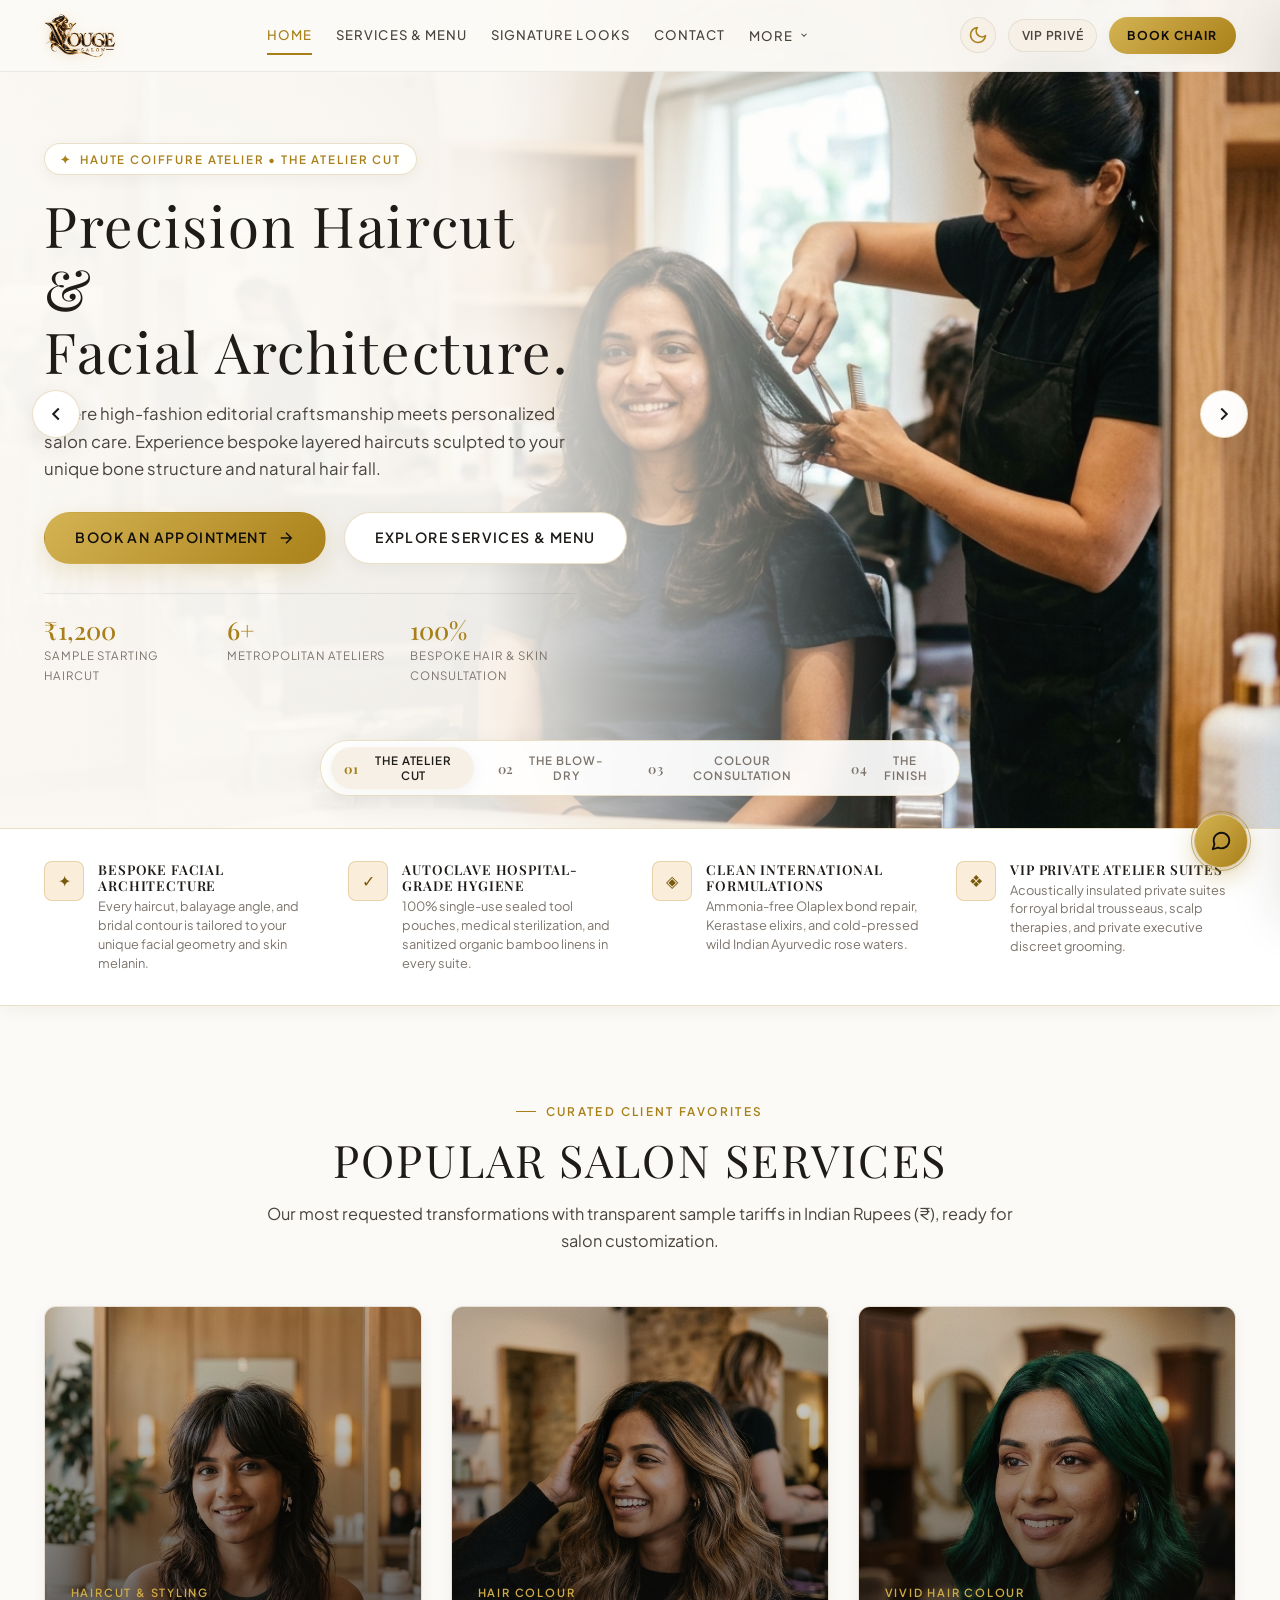
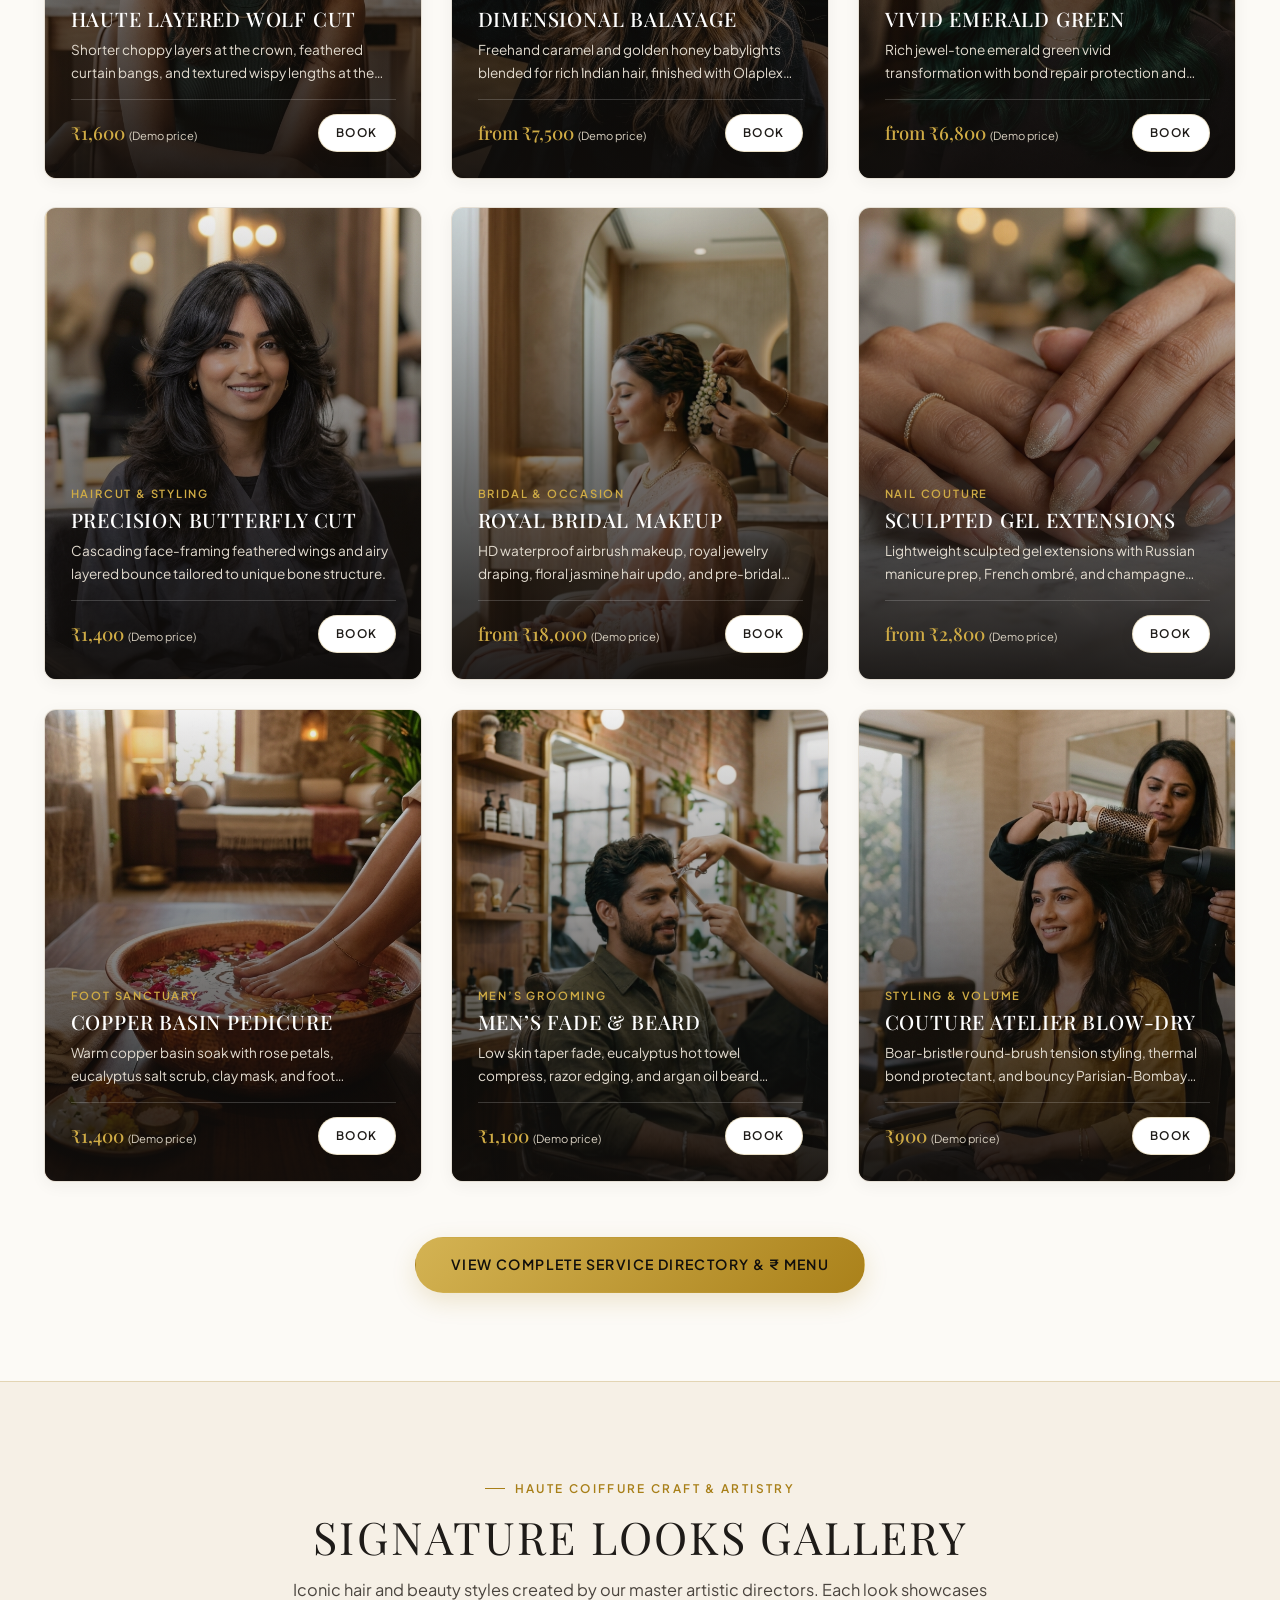
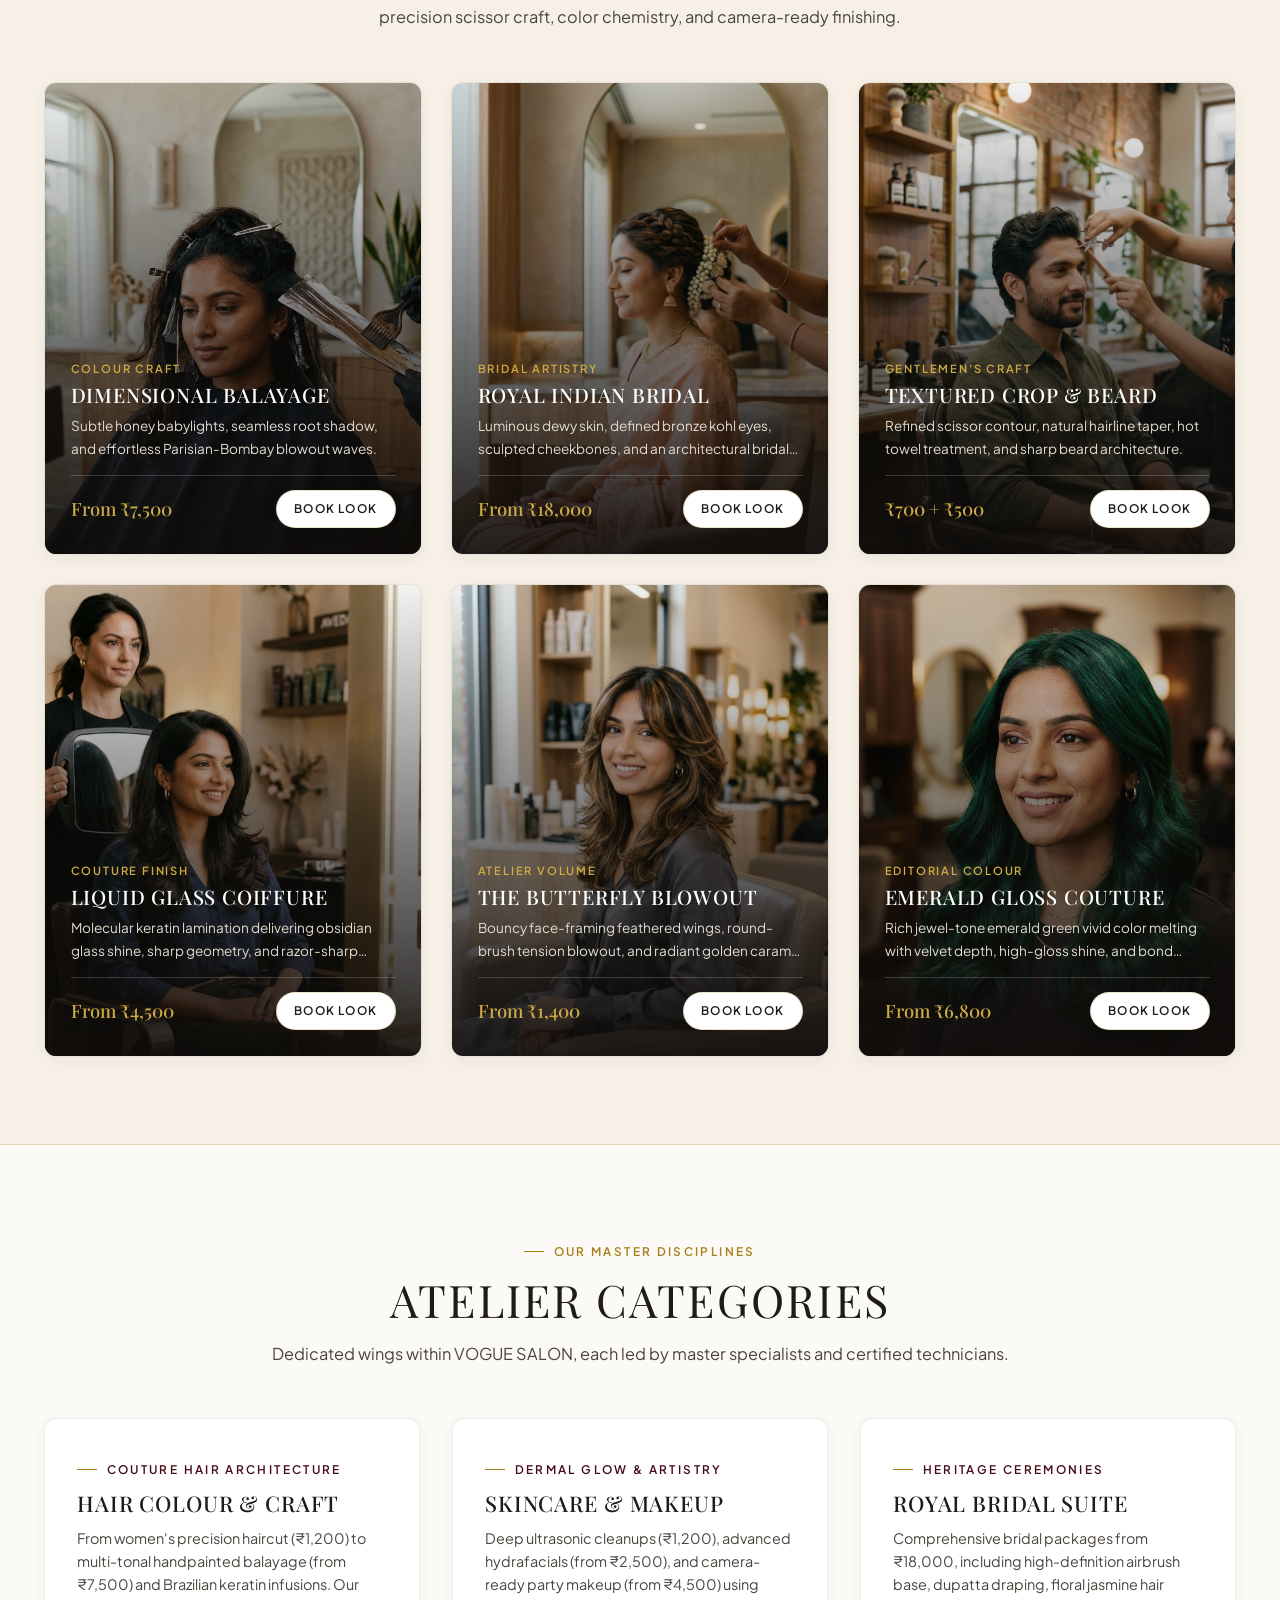
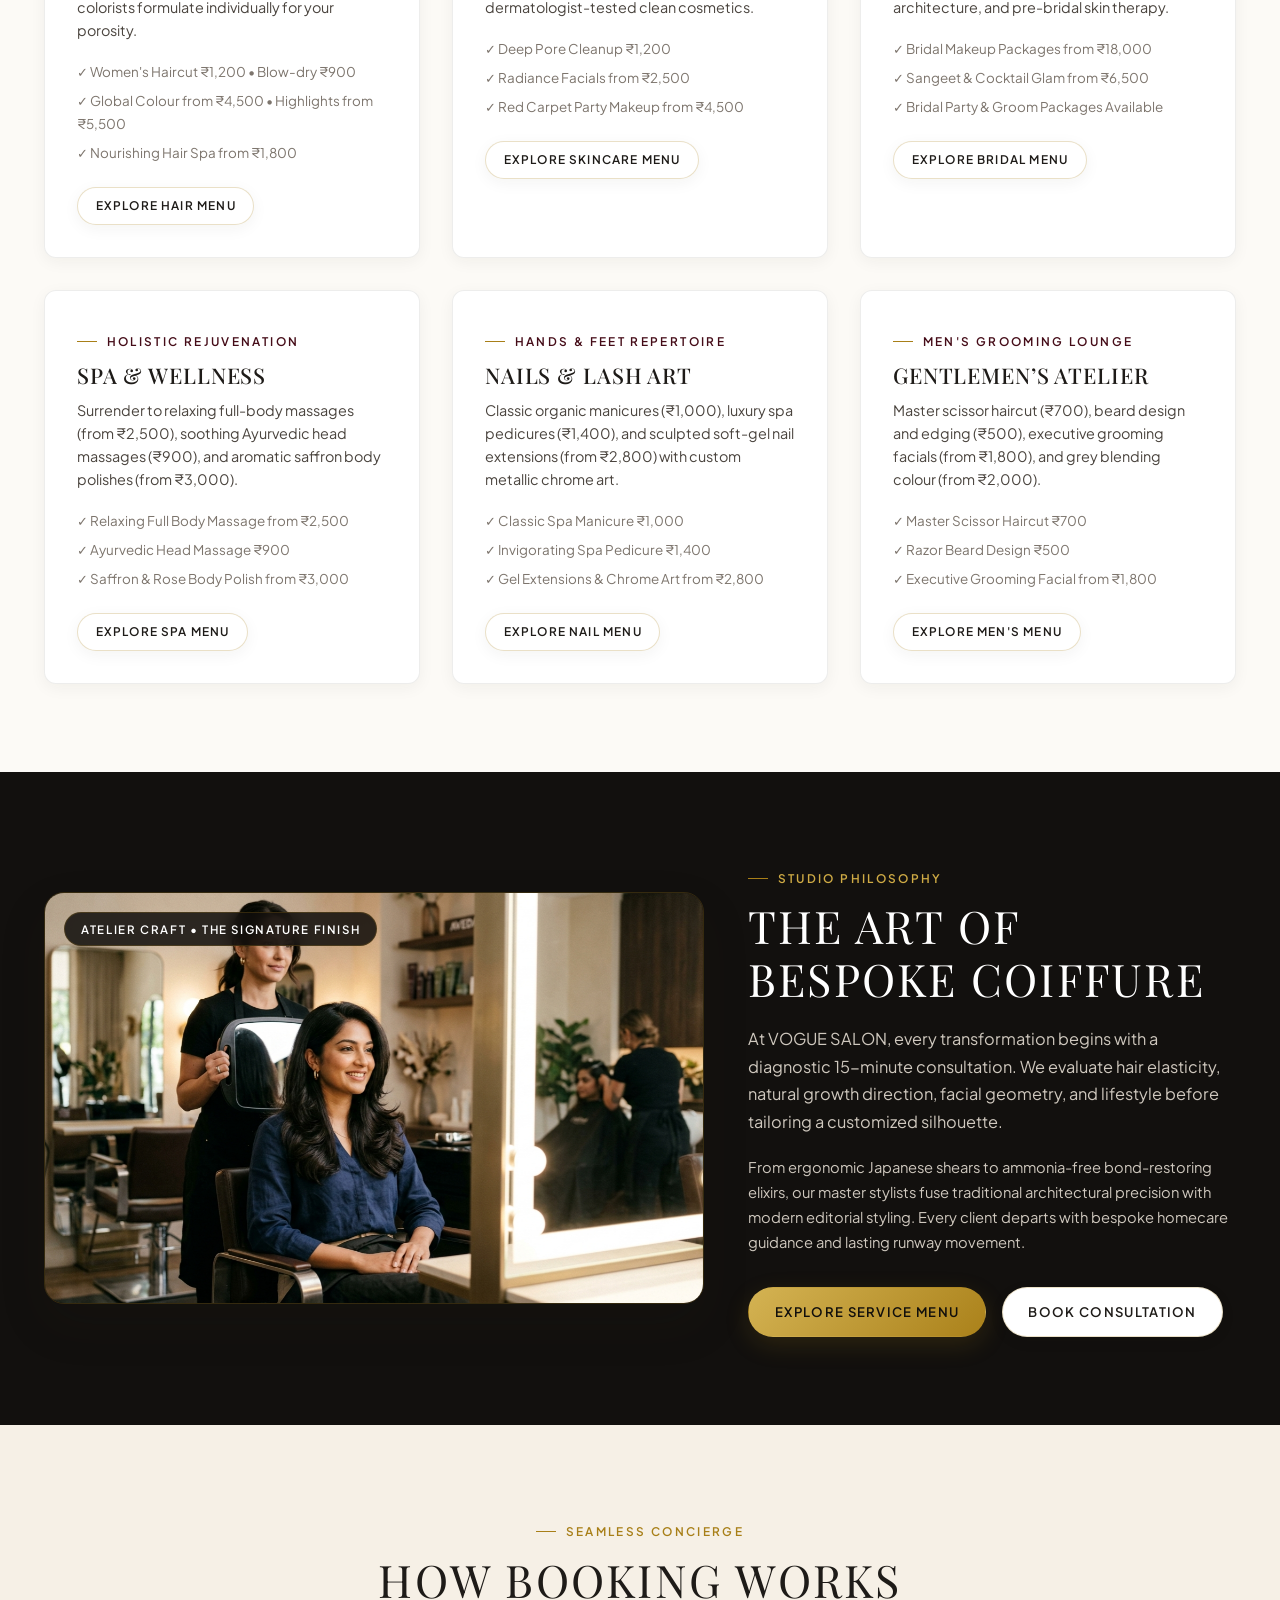
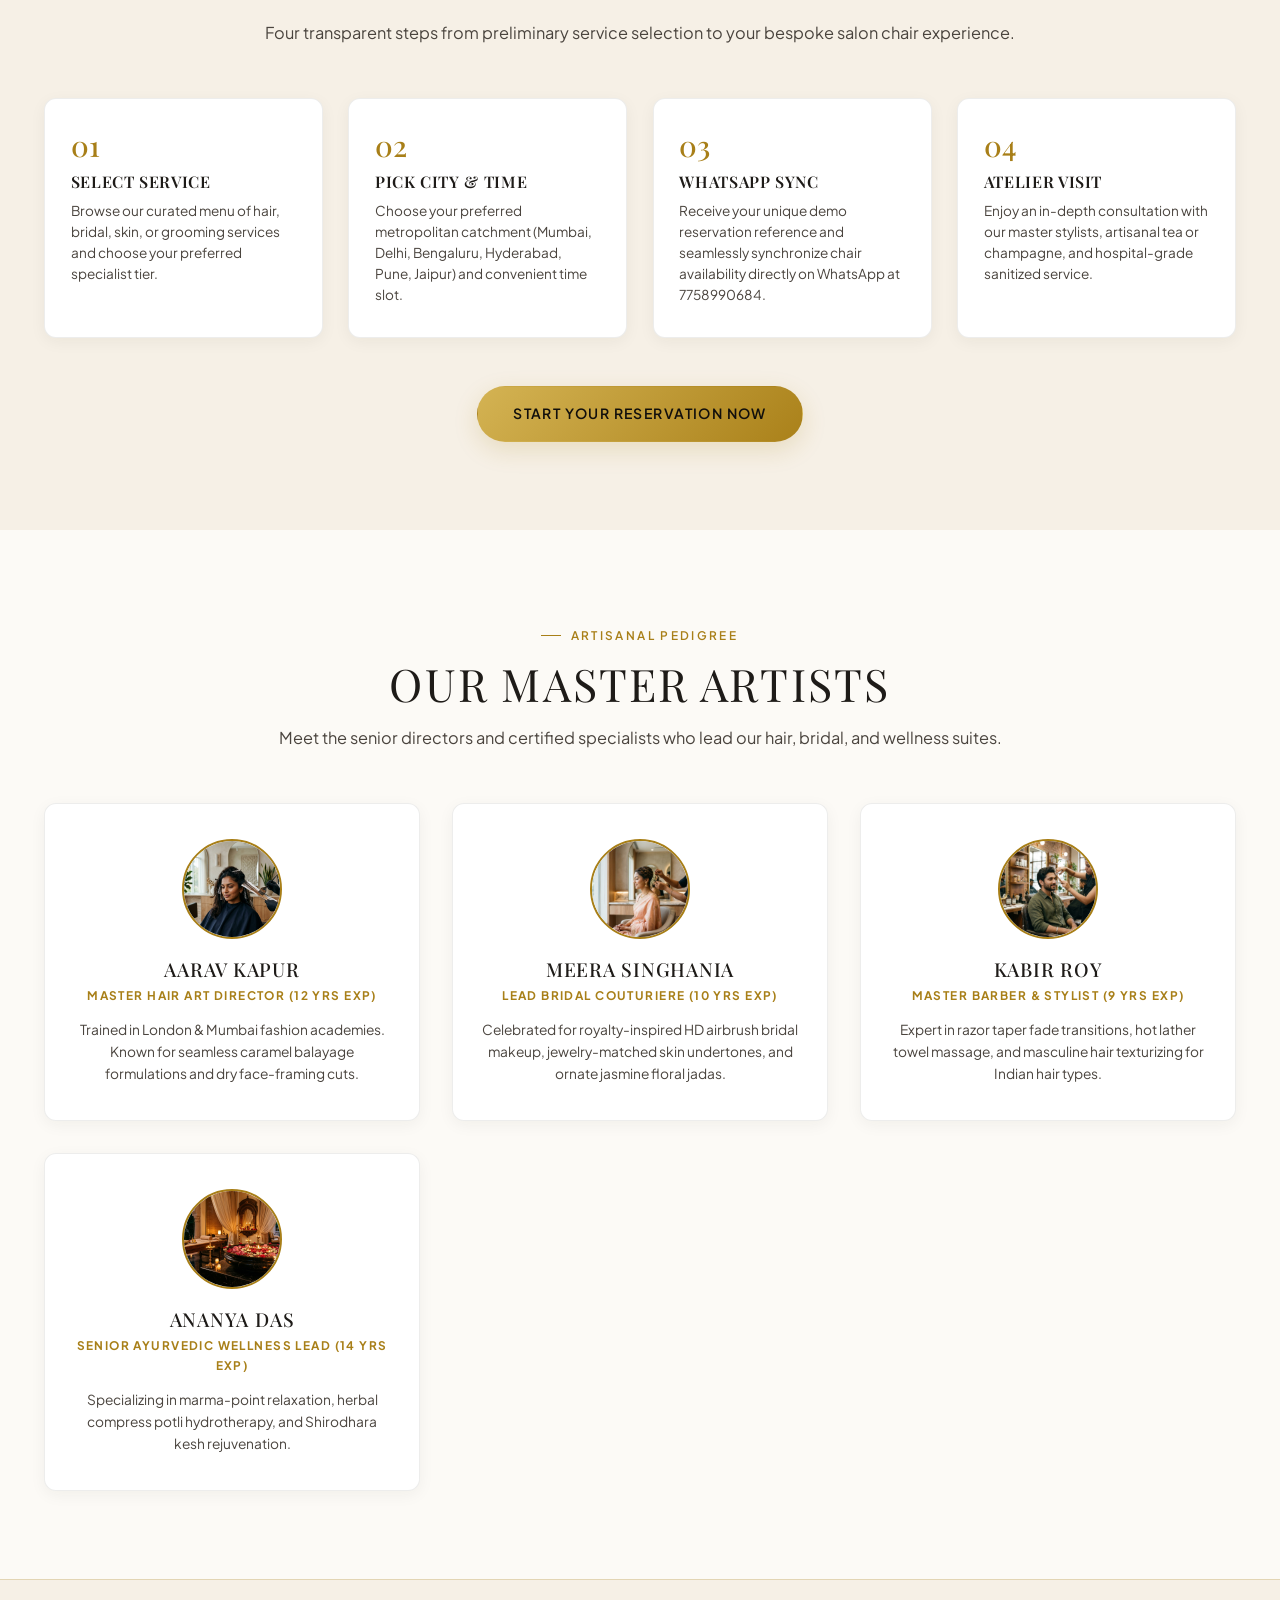
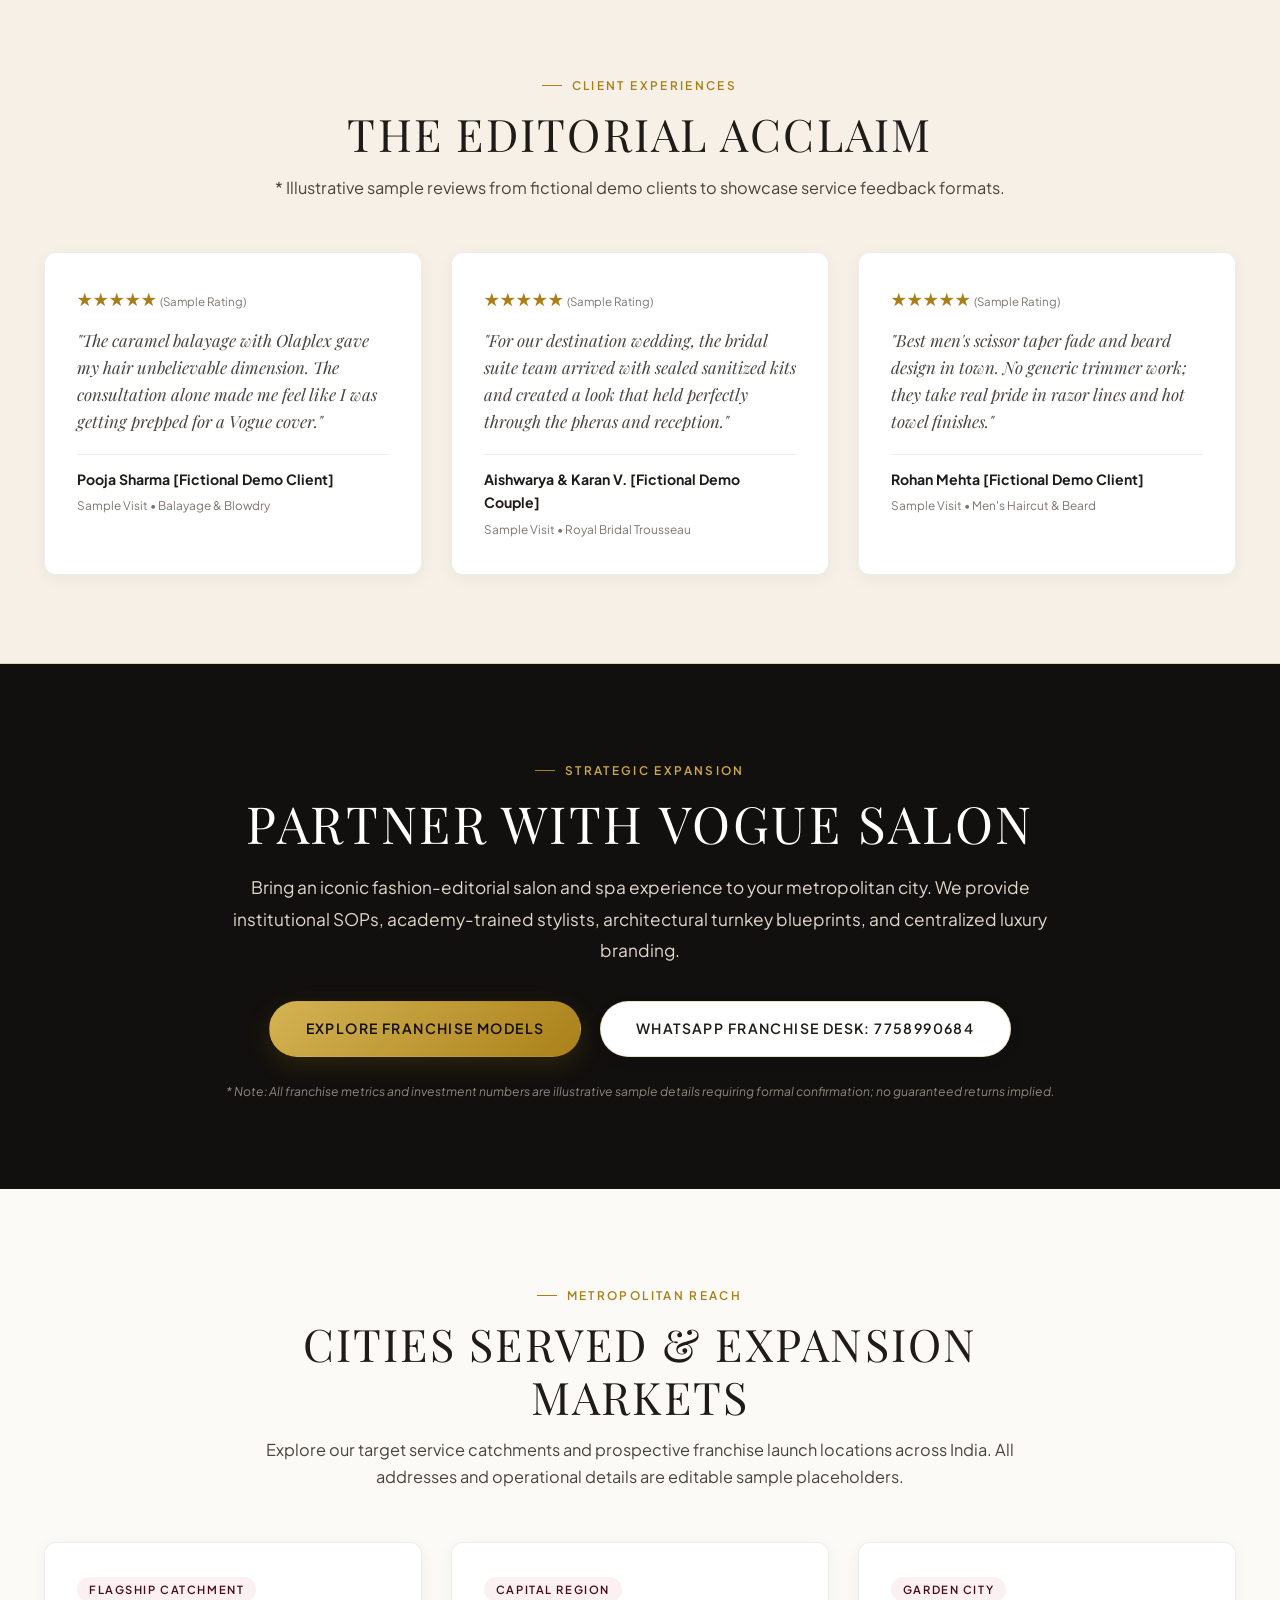
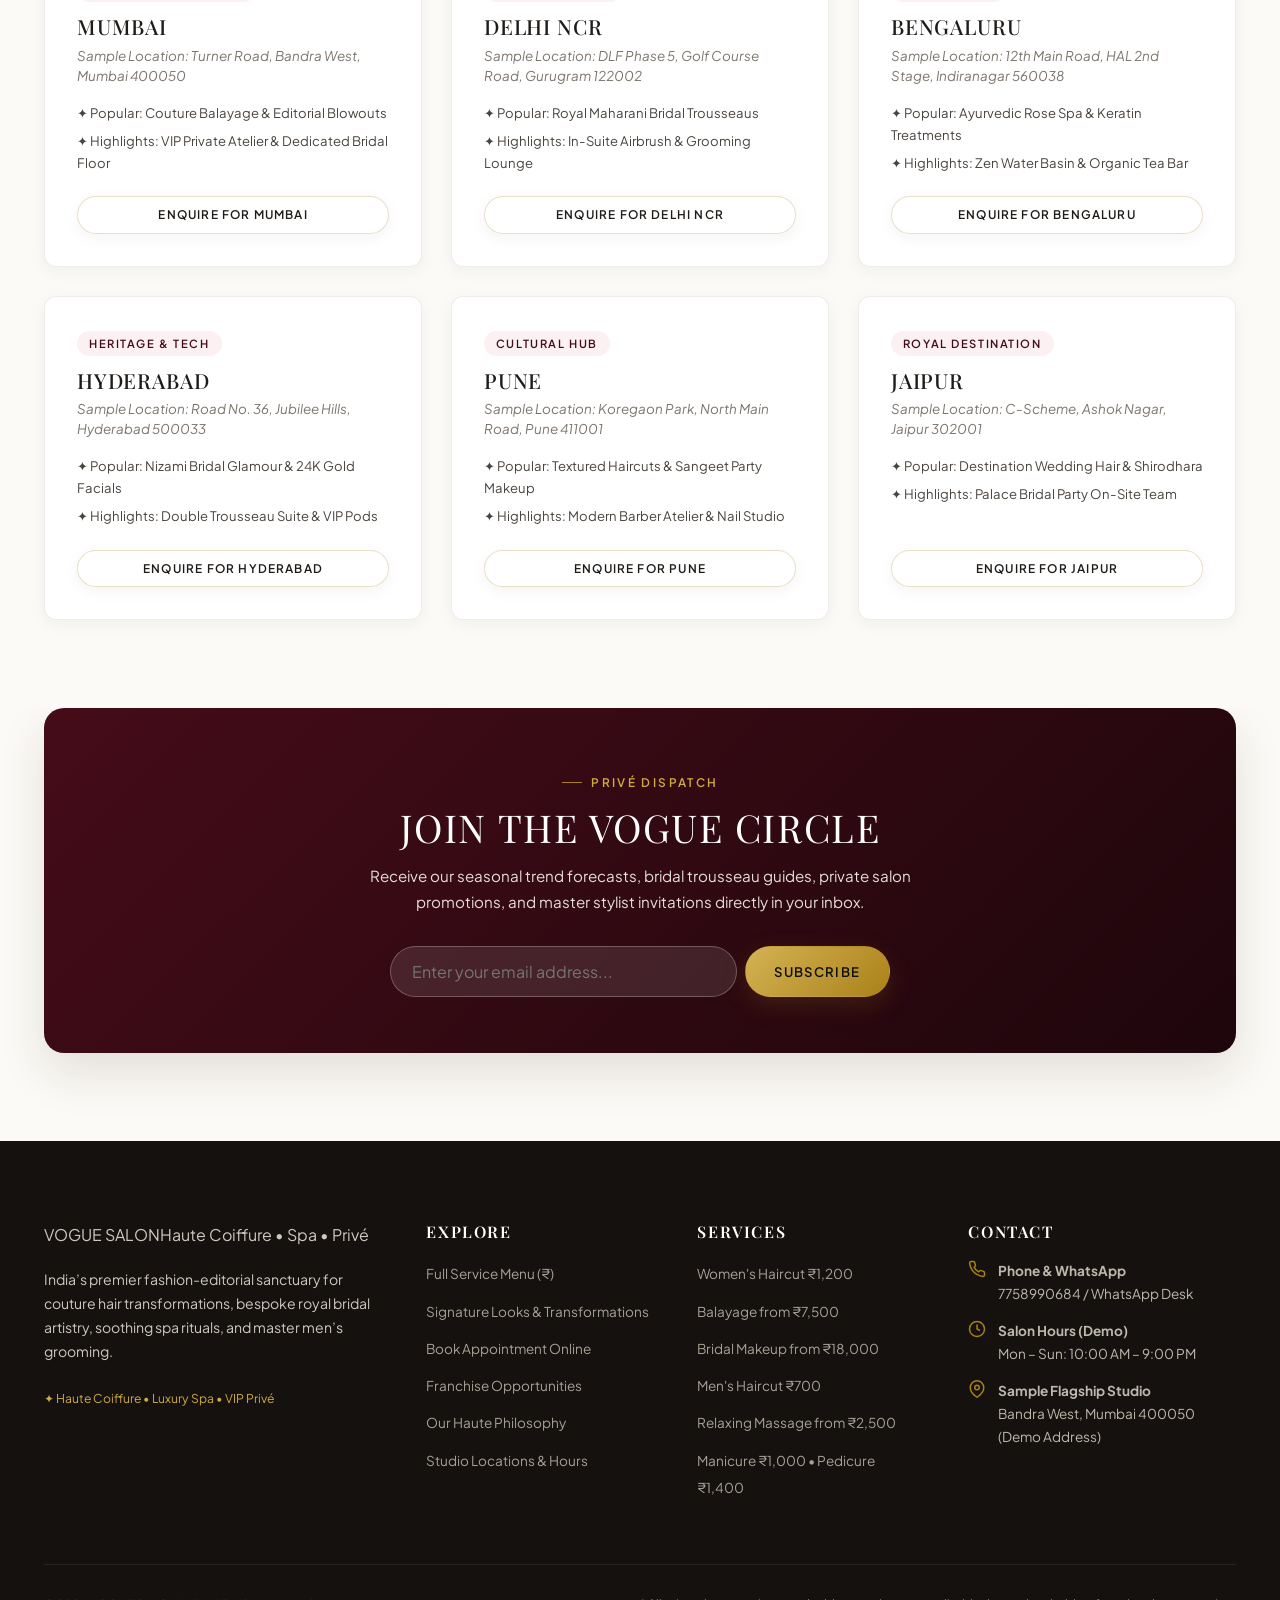
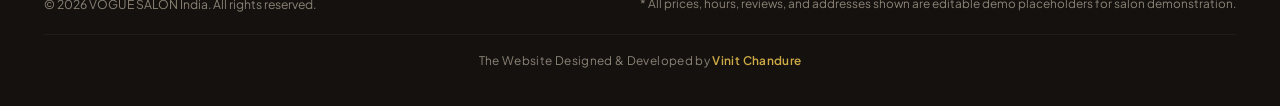
<file: index.html>
<!DOCTYPE html>
<html lang="en" data-theme="light">
<head>
  <meta charset="UTF-8">
  <meta name="viewport" content="width=device-width, initial-scale=1.0">
  <title>VOGUE SALON | Haute Coiffure, Luxury Spa &amp; Indian Editorial Beauty</title>
  <meta name="description" content="India's definitive fashion-editorial salon and spa. Bespoke hair transformations, royal bridal trousseau glam, and men's grooming. Call or WhatsApp 7758990684.">
  <link rel="stylesheet" href="assets/css/style.css?v=3">
  <link rel="icon" href="data:image/svg+xml,<svg xmlns='http://www.w3.org/2000/svg' viewBox='0 0 100 100'><text y='.9em' font-size='90'>✦</text></svg>">
</head>
<body>

  <!-- SITE HEADER / NAVIGATION -->
  <!-- SITE HEADER / NAVIGATION -->
  <!-- SITE HEADER / NAVIGATION -->
  <header class="site-header">
    <div class="container nav-container">
      <a href="index.html" class="site-logo" aria-label="VOGUE SALON Home">
        <img src="assets/images/logo.png" alt="VOGUE SALON" class="logo-image">
      </a>

      <nav class="nav-center" aria-label="Main Navigation">
        <ul class="nav-menu">
          <li><a href="index.html" class="nav-link active">Home</a></li>
          <li><a href="services.html" class="nav-link">Services &amp; Menu</a></li>
          <li><a href="signature-looks.html" class="nav-link">Signature Looks</a></li>
          <li><a href="contact.html" class="nav-link">Contact</a></li>
          <li class="nav-item-dropdown">
            <button class="nav-link nav-dropdown-btn" aria-expanded="false" aria-haspopup="true">
              <span>More</span>
              <svg class="dropdown-chevron" width="10" height="10" viewBox="0 0 24 24" fill="none" stroke="currentColor" stroke-width="2.5"><polyline points="6 9 12 15 18 9"></polyline></svg>
            </button>
            <ul class="nav-dropdown-menu">
              <li><a href="about.html" class="nav-dropdown-link">About Atelier</a></li>
              <li><a href="franchise.html" class="nav-dropdown-link">Franchise &amp; Expansion</a></li>
            </ul>
          </li>
        </ul>
      </nav>

      <div class="nav-actions">
        <button id="themeToggleBtn" class="theme-toggle-btn" aria-label="Toggle Light/Dark Theme" title="Toggle Light/Dark Theme"></button>
        <button class="auth-nav-btn" data-auth-open aria-label="VIP Sign In">VIP Privé</button>
        <a href="booking.html" class="btn-book-nav">Book Chair</a>
        <button class="mobile-nav-toggle" aria-label="Toggle navigation menu" aria-expanded="false">
          <span></span><span></span><span></span>
        </button>
      </div>
    </div>
  </header>

  <!-- Mobile Off-Canvas Drawer -->
  <div class="mobile-drawer-overlay" id="mobileDrawerOverlay"></div>
  <aside class="mobile-drawer" id="mobileDrawer" aria-label="Mobile Navigation Menu">
    <div class="mobile-drawer-top">
      <a href="index.html" class="mobile-drawer-brand">
        <img src="assets/images/logo.png" alt="VOGUE SALON" style="height: 42px; width: auto;">
      </a>
      <button class="mobile-drawer-close" id="mobileDrawerClose" aria-label="Close navigation menu">&times;</button>
    </div>
    <ul class="mobile-drawer-links">
      <li><a href="index.html" class="mobile-nav-link active">Home</a></li>
      <li><a href="services.html" class="mobile-nav-link">Services &amp; Menu</a></li>
      <li><a href="signature-looks.html" class="mobile-nav-link">Signature Looks</a></li>
      <li><a href="booking.html" class="mobile-nav-link">Book Appointment</a></li>
      <li><a href="franchise.html" class="mobile-nav-link">Franchise Opportunities</a></li>
      <li><a href="about.html" class="mobile-nav-link">About Atelier</a></li>
      <li><a href="contact.html" class="mobile-nav-link">Contact &amp; Locations</a></li>
    </ul>
    <div class="mobile-drawer-footer">
      <a href="booking.html" class="btn btn-primary" style="width: 100%; text-align: center;">Book Chair</a>
      <a href="https://wa.me/917758990684?text=Hello%20VOGUE%20SALON,%20I%20would%20like%20to%20inquire%20about%20a%20luxury%20appointment." target="_blank" rel="noopener noreferrer" class="btn btn-plum" style="width: 100%; text-align: center; margin-top: 0.6rem;">WhatsApp: 7758990684</a>
    </div>
  </aside>

  <main id="main-content">
    
    <!-- 1. FULL-SCREEN HERO SLIDESHOW (4 Distinct Salon Scenes) -->
    <section class="hero-editorial" id="heroSlideshow">
      <!-- Full-Bleed Slides Container (Cohesive Studio Photoshoot Campaign) -->
      <div class="hero-slides-wrapper">
        <!-- Slide 1: The Atelier Cut -->
        <div class="hero-slide active" data-slide-index="0">
          <img src="assets/images/slide-haircut.jpg" alt="VOGUE SALON - Fictional Indian model in styling chair having layered haircut shaped with scissors and comb" width="1920" height="1080" fetchpriority="high">
        </div>
        <!-- Slide 2: The Blow-Dry -->
        <div class="hero-slide" data-slide-index="1">
          <img src="assets/images/slide-blowdry.jpg" alt="VOGUE SALON - Fictional Indian client receiving professional round-brush blow-dry" width="1920" height="1080" loading="lazy">
        </div>
        <!-- Slide 3: Colour Consultation & Balayage -->
        <div class="hero-slide" data-slide-index="2">
          <img src="assets/images/slide-colour.jpg" alt="VOGUE SALON - Fictional Indian client receiving careful dimensional colour and foil application" width="1920" height="1080" loading="lazy">
        </div>
        <!-- Slide 4: The Mirror Check & Finish -->
        <div class="hero-slide" data-slide-index="3">
          <img src="assets/images/slide-finish.jpg" alt="VOGUE SALON - Stylist and fictional Indian client inspecting the finished haircut with handheld mirror" width="1920" height="1080" loading="lazy">
        </div>
      </div>

      <!-- Scrim for pristine text contrast -->
      <div class="hero-scrim"></div>

      <!-- Arrow Controls -->
      <button class="hero-arrow hero-arrow-prev" id="heroPrevBtn" aria-label="Previous salon scene">
        <svg width="22" height="22" viewBox="0 0 24 24" fill="none" stroke="currentColor" stroke-width="2.2"><polyline points="15 18 9 12 15 6"></polyline></svg>
      </button>
      <button class="hero-arrow hero-arrow-next" id="heroNextBtn" aria-label="Next salon scene">
        <svg width="22" height="22" viewBox="0 0 24 24" fill="none" stroke="currentColor" stroke-width="2.2"><polyline points="9 18 15 12 9 6"></polyline></svg>
      </button>

      <!-- Content Container -->
      <div class="container">
        <div class="hero-content">
          <!-- Pane 1: The Atelier Cut -->
          <div class="hero-scene-pane active" data-pane-index="0">
            <div class="hero-badge">
              <span>✦</span> Haute Coiffure Atelier &bull; The Atelier Cut
            </div>
            <h1 class="hero-title">
              Precision Haircut &amp;
              <br>
              Facial Architecture.
            </h1>
            <p class="hero-lead">
              Where high-fashion editorial craftsmanship meets personalized salon care. Experience bespoke layered haircuts sculpted to your unique bone structure and natural hair fall.
            </p>
          </div>

          <!-- Pane 2: The Blow-Dry -->
          <div class="hero-scene-pane" data-pane-index="1">
            <div class="hero-badge">
              <span>✦</span> Signature Atelier &bull; The Blow-Dry
            </div>
            <h1 class="hero-title">
              The Sculpted
              <br>
              Runway Blowout.
            </h1>
            <p class="hero-lead">
              High-bounce volume and enduring movement crafted with round-brush tension styling, botanical thermal protection, and a weightless luminous finish.
            </p>
          </div>

          <!-- Pane 3: Colour Consultation -->
          <div class="hero-scene-pane" data-pane-index="2">
            <div class="hero-badge">
              <span>✦</span> Bespoke Colour Atelier &bull; Colour Consultation
            </div>
            <h1 class="hero-title">
              Dimensional Caramel
              <br>
              &amp; Honey Balayage.
            </h1>
            <p class="hero-lead">
              Carefully sectioned freehand babylights and seamless colour melting, formulated with ammonia-free bond-restoring Olaplex elixirs for radiant shine.
            </p>
          </div>

          <!-- Pane 4: The Finish -->
          <div class="hero-scene-pane" data-pane-index="3">
            <div class="hero-badge">
              <span>✦</span> Haute Coiffure Atelier &bull; The Finish
            </div>
            <h1 class="hero-title">
              The Mirror Inspection
              <br>
              &amp; Signature Finish.
            </h1>
            <p class="hero-lead">
              Master stylists inspecting the completed look with handheld mirrors, personalized homecare guidance, and liquid glass hair polish.
            </p>
          </div>

          <!-- Shared Action CTAs -->
          <div class="hero-actions">
            <a href="booking.html" class="btn btn-primary btn-lg">
              <span>Book an Appointment</span>
              <svg width="18" height="18" viewBox="0 0 24 24" fill="none" stroke="currentColor" stroke-width="2"><path d="M5 12h14M12 5l7 7-7 7"/></svg>
            </a>
            <a href="services.html" class="btn btn-secondary btn-lg">
              <span>Explore Services &amp; Menu</span>
            </a>
          </div>

          <!-- Metrics Strip -->
          <div class="hero-metrics">
            <div class="metric-item">
              <span class="metric-number">₹1,200</span>
              <span class="metric-label">Sample Starting Haircut</span>
            </div>
            <div class="metric-item">
              <span class="metric-number">6+</span>
              <span class="metric-label">Metropolitan Ateliers</span>
            </div>
            <div class="metric-item">
              <span class="metric-number">100%</span>
              <span class="metric-label">Bespoke Hair &amp; Skin Consultation</span>
            </div>
          </div>
        </div>
      </div>

      <!-- Bottom Slide Navigation Tabs (Strictly Service & Scene Labels) -->
      <div class="hero-slider-nav" role="tablist" aria-label="Salon Scenes">
        <button class="hero-dot active" data-slide="0" role="tab" aria-selected="true" aria-label="Scene 1: The Atelier Cut">
          <span class="dot-num">01</span>
          <span class="dot-title">The Atelier Cut</span>
        </button>
        <button class="hero-dot" data-slide="1" role="tab" aria-selected="false" aria-label="Scene 2: The Blow-Dry">
          <span class="dot-num">02</span>
          <span class="dot-title">The Blow-Dry</span>
        </button>
        <button class="hero-dot" data-slide="2" role="tab" aria-selected="false" aria-label="Scene 3: Colour Consultation">
          <span class="dot-num">03</span>
          <span class="dot-title">Colour Consultation</span>
        </button>
        <button class="hero-dot" data-slide="3" role="tab" aria-selected="false" aria-label="Scene 4: The Finish">
          <span class="dot-num">04</span>
          <span class="dot-title">The Finish</span>
        </button>
      </div>
    </section>

    <!-- 2. TRUST & BRAND HIGHLIGHTS STRIP -->
    <section class="trust-strip">
      <div class="container">
        <div class="trust-grid">
          <div class="trust-item">
            <div class="trust-icon">✦</div>
            <div>
              <h3 class="trust-title">Bespoke Facial Architecture</h3>
              <p class="trust-desc">Every haircut, balayage angle, and bridal contour is tailored to your unique facial geometry and skin melanin.</p>
            </div>
          </div>
          <div class="trust-item">
            <div class="trust-icon">✓</div>
            <div>
              <h3 class="trust-title">Autoclave Hospital-Grade Hygiene</h3>
              <p class="trust-desc">100% single-use sealed tool pouches, medical sterilization, and sanitized organic bamboo linens in every suite.</p>
            </div>
          </div>
          <div class="trust-item">
            <div class="trust-icon">◈</div>
            <div>
              <h3 class="trust-title">Clean International Formulations</h3>
              <p class="trust-desc">Ammonia-free Olaplex bond repair, Kerastase elixirs, and cold-pressed wild Indian Ayurvedic rose waters.</p>
            </div>
          </div>
          <div class="trust-item">
            <div class="trust-icon">❖</div>
            <div>
              <h3 class="trust-title">VIP Private Atelier Suites</h3>
              <p class="trust-desc">Acoustically insulated private suites for royal bridal trousseaus, scalp therapies, and private executive discreet grooming.</p>
            </div>
          </div>
        </div>
      </div>
    </section>

    <!-- 3. POPULAR SERVICES WITH STARTING ₹ PRICES -->
    <section class="section">
      <div class="container">
        <div class="section-header">
          <span class="editorial-tag">Curated Client Favorites</span>
          <h2 class="editorial-title" style="font-size: clamp(2rem, 3.5vw, 2.8rem);">
            POPULAR SALON SERVICES
          </h2>
          <p>
            Our most requested transformations with transparent sample tariffs in Indian Rupees (₹), ready for salon customization.
          </p>
        </div>

        <div class="service-feature-grid">
          <!-- Item 1: Haute Layered Wolf Cut -->
          <article class="service-card-media">
            <img src="assets/images/service-wolfcut.jpg" alt="Haute Layered Wolf Cut with choppy crown and textured lengths" loading="lazy">
            <div class="service-card-overlay">
              <span class="service-card-category">Haircut &amp; Styling</span>
              <h3 class="service-card-title">HAUTE LAYERED WOLF CUT</h3>
              <p class="service-card-desc">Shorter choppy layers at the crown, feathered curtain bangs, and textured wispy lengths at the back.</p>
              <div class="service-card-meta">
                <span class="service-price">₹1,600 <small>(Demo price)</small></span>
                <a href="booking.html" class="btn btn-secondary btn-sm">Book</a>
              </div>
            </div>
          </article>

          <!-- Item 2: Caramel Balayage -->
          <article class="service-card-media">
            <img src="assets/images/service-balayage.jpg" alt="Dimensional Caramel Balayage Hair Colour Application" loading="lazy">
            <div class="service-card-overlay">
              <span class="service-card-category">Hair Colour</span>
              <h3 class="service-card-title">DIMENSIONAL BALAYAGE</h3>
              <p class="service-card-desc">Freehand caramel and golden honey babylights blended for rich Indian hair, finished with Olaplex bond repair.</p>
              <div class="service-card-meta">
                <span class="service-price">from ₹7,500 <small>(Demo price)</small></span>
                <a href="booking.html" class="btn btn-secondary btn-sm">Book</a>
              </div>
            </div>
          </article>

          <!-- Item 3: Vivid Emerald Green Hair Colour -->
          <article class="service-card-media">
            <img src="assets/images/service-emerald-hair.jpg" alt="Vivid Emerald Green Hair Colour" loading="lazy">
            <div class="service-card-overlay">
              <span class="service-card-category">Vivid Hair Colour</span>
              <h3 class="service-card-title">VIVID EMERALD GREEN</h3>
              <p class="service-card-desc">Rich jewel-tone emerald green vivid transformation with bond repair protection and mirror gloss shine.</p>
              <div class="service-card-meta">
                <span class="service-price">from ₹6,800 <small>(Demo price)</small></span>
                <a href="booking.html" class="btn btn-secondary btn-sm">Book</a>
              </div>
            </div>
          </article>

          <!-- Item 4: Precision Butterfly Cut -->
          <article class="service-card-media">
            <img src="assets/images/service-butterfly.jpg" alt="Precision Butterfly Haircut with face-framing bouncy layers" loading="lazy">
            <div class="service-card-overlay">
              <span class="service-card-category">Haircut &amp; Styling</span>
              <h3 class="service-card-title">PRECISION BUTTERFLY CUT</h3>
              <p class="service-card-desc">Cascading face-framing feathered wings and airy layered bounce tailored to unique bone structure.</p>
              <div class="service-card-meta">
                <span class="service-price">₹1,400 <small>(Demo price)</small></span>
                <a href="booking.html" class="btn btn-secondary btn-sm">Book</a>
              </div>
            </div>
          </article>

          <!-- Item 5: Royal Bridal Makeup -->
          <article class="service-card-media">
            <img src="assets/images/bridal-glam.jpg" alt="Royal Bridal Hair Updo and Makeup" loading="lazy">
            <div class="service-card-overlay">
              <span class="service-card-category">Bridal &amp; Occasion</span>
              <h3 class="service-card-title">ROYAL BRIDAL MAKEUP</h3>
              <p class="service-card-desc">HD waterproof airbrush makeup, royal jewelry draping, floral jasmine hair updo, and pre-bridal glow prep.</p>
              <div class="service-card-meta">
                <span class="service-price">from ₹18,000 <small>(Demo price)</small></span>
                <a href="booking.html" class="btn btn-secondary btn-sm">Book</a>
              </div>
            </div>
          </article>

          <!-- Item 6: Sculpted Russian Gel Nails -->
          <article class="service-card-media">
            <img src="assets/images/service-nails.jpg" alt="Sculpted Russian Gel Nails with French Ombre" loading="lazy">
            <div class="service-card-overlay">
              <span class="service-card-category">Nail Couture</span>
              <h3 class="service-card-title">SCULPTED GEL EXTENSIONS</h3>
              <p class="service-card-desc">Lightweight sculpted gel extensions with Russian manicure prep, French ombré, and champagne gold accents.</p>
              <div class="service-card-meta">
                <span class="service-price">from ₹2,800 <small>(Demo price)</small></span>
                <a href="booking.html" class="btn btn-secondary btn-sm">Book</a>
              </div>
            </div>
          </article>

          <!-- Item 7: Copper Basin Spa Pedicure -->
          <article class="service-card-media">
            <img src="assets/images/service-pedicure.jpg" alt="Luxury Spa Pedicure with Rose Petals in Copper Basin" loading="lazy">
            <div class="service-card-overlay">
              <span class="service-card-category">Foot Sanctuary</span>
              <h3 class="service-card-title">COPPER BASIN PEDICURE</h3>
              <p class="service-card-desc">Warm copper basin soak with rose petals, eucalyptus salt scrub, clay mask, and foot reflexology.</p>
              <div class="service-card-meta">
                <span class="service-price">₹1,400 <small>(Demo price)</small></span>
                <a href="booking.html" class="btn btn-secondary btn-sm">Book</a>
              </div>
            </div>
          </article>

          <!-- Item 8: Men's Haircut & Beard Design -->
          <article class="service-card-media">
            <img src="assets/images/mens-grooming.jpg" alt="Men's Haircut and Beard Sculpting in salon chair" loading="lazy">
            <div class="service-card-overlay">
              <span class="service-card-category">Men’s Grooming</span>
              <h3 class="service-card-title">MEN’S FADE &amp; BEARD</h3>
              <p class="service-card-desc">Low skin taper fade, eucalyptus hot towel compress, razor edging, and argan oil beard sculpting.</p>
              <div class="service-card-meta">
                <span class="service-price">₹1,100 <small>(Demo price)</small></span>
                <a href="booking.html" class="btn btn-secondary btn-sm">Book</a>
              </div>
            </div>
          </article>

          <!-- Item 9: Couture Atelier Blow-Dry -->
          <article class="service-card-media">
            <img src="assets/images/slide-blowdry.jpg" alt="Couture Atelier Wash and Voluminous Blow-Dry Styling" loading="lazy">
            <div class="service-card-overlay">
              <span class="service-card-category">Styling &amp; Volume</span>
              <h3 class="service-card-title">COUTURE ATELIER BLOW-DRY</h3>
              <p class="service-card-desc">Boar-bristle round-brush tension styling, thermal bond protectant, and bouncy Parisian-Bombay movement.</p>
              <div class="service-card-meta">
                <span class="service-price">₹900 <small>(Demo price)</small></span>
                <a href="booking.html" class="btn btn-secondary btn-sm">Book</a>
              </div>
            </div>
          </article>
        </div>

        <div style="text-align: center; margin-top: 3.5rem;">
          <a href="services.html" class="btn btn-primary btn-lg">View Complete Service Directory &amp; ₹ Menu</a>
        </div>
      </div>
    </section>

    <!-- 4. SIGNATURE SALON TRANSFORMATIONS -->
    <section class="section" style="background-color: var(--bg-secondary); border-top: 1px solid var(--border-light); border-bottom: 1px solid var(--border-light);">
      <div class="container">
        <div class="section-header">
          <span class="editorial-tag">Haute Coiffure Craft &amp; Artistry</span>
          <h2 class="editorial-title" style="font-size: clamp(2rem, 3.5vw, 2.8rem);">
            SIGNATURE LOOKS GALLERY
          </h2>
          <p>
            Iconic hair and beauty styles created by our master artistic directors. Each look showcases precision scissor craft, color chemistry, and camera-ready finishing.
          </p>
        </div>

        <div class="service-feature-grid looks-grid" id="signatureLooksGrid">
          
          <!-- Look 1: Dimensional Caramel Balayage -->
          <article class="service-card-media">
            <img src="assets/images/slide-colour.jpg" alt="Dimensional caramel balayage hair color service in salon" loading="lazy">
            <div class="service-card-overlay">
              <span class="service-card-category">Colour Craft</span>
              <h3 class="service-card-title">DIMENSIONAL BALAYAGE</h3>
              <p class="service-card-desc">Subtle honey babylights, seamless root shadow, and effortless Parisian-Bombay blowout waves.</p>
              <div class="service-card-meta">
                <span class="service-price">From ₹7,500</span>
                <a href="booking.html" class="btn btn-secondary btn-sm">Book Look</a>
              </div>
            </div>
          </article>

          <!-- Look 2: Royal Indian Bridal -->
          <article class="service-card-media">
            <img src="assets/images/bridal-glam.jpg" alt="Royal Indian bridal trousseau and updo styling in salon" loading="lazy">
            <div class="service-card-overlay">
              <span class="service-card-category">Bridal Artistry</span>
              <h3 class="service-card-title">ROYAL INDIAN BRIDAL</h3>
              <p class="service-card-desc">Luminous dewy skin, defined bronze kohl eyes, sculpted cheekbones, and an architectural bridal chignon with fresh mogra.</p>
              <div class="service-card-meta">
                <span class="service-price">From ₹18,000</span>
                <a href="booking.html" class="btn btn-secondary btn-sm">Book Look</a>
              </div>
            </div>
          </article>

          <!-- Look 3: Textured Men's Crop & Beard -->
          <article class="service-card-media">
            <img src="assets/images/mens-grooming.jpg" alt="Men's precision textured haircut and beard grooming" loading="lazy">
            <div class="service-card-overlay">
              <span class="service-card-category">Gentlemen's Craft</span>
              <h3 class="service-card-title">TEXTURED CROP &amp; BEARD</h3>
              <p class="service-card-desc">Refined scissor contour, natural hairline taper, hot towel treatment, and sharp beard architecture.</p>
              <div class="service-card-meta">
                <span class="service-price">₹700 + ₹500</span>
                <a href="booking.html" class="btn btn-secondary btn-sm">Book Look</a>
              </div>
            </div>
          </article>

          <!-- Look 4: Liquid Glass Coiffure -->
          <article class="service-card-media">
            <img src="assets/images/slide-finish.jpg" alt="Liquid glass hair alignment and mirror finish inspection" loading="lazy">
            <div class="service-card-overlay">
              <span class="service-card-category">Couture Finish</span>
              <h3 class="service-card-title">LIQUID GLASS COIFFURE</h3>
              <p class="service-card-desc">Molecular keratin lamination delivering obsidian glass shine, sharp geometry, and razor-sharp alignment.</p>
              <div class="service-card-meta">
                <span class="service-price">From ₹4,500</span>
                <a href="booking.html" class="btn btn-secondary btn-sm">Book Look</a>
              </div>
            </div>
          </article>

          <!-- Look 5: Precision Butterfly Cut -->
          <article class="service-card-media">
            <img src="assets/images/look-butterfly.jpg" alt="Precision butterfly haircut with face-framing bouncy layers and honey babylights" loading="lazy">
            <div class="service-card-overlay">
              <span class="service-card-category">Atelier Volume</span>
              <h3 class="service-card-title">THE BUTTERFLY BLOWOUT</h3>
              <p class="service-card-desc">Bouncy face-framing feathered wings, round-brush tension blowout, and radiant golden caramel babylights.</p>
              <div class="service-card-meta">
                <span class="service-price">From ₹1,400</span>
                <a href="booking.html" class="btn btn-secondary btn-sm">Book Look</a>
              </div>
            </div>
          </article>

          <!-- Look 6: Vivid Emerald Jewel-Tone Waves -->
          <article class="service-card-media">
            <img src="assets/images/service-emerald-hair.jpg" alt="Vivid emerald jewel tone green waves with liquid gloss shine" loading="lazy">
            <div class="service-card-overlay">
              <span class="service-card-category">Editorial Colour</span>
              <h3 class="service-card-title">EMERALD GLOSS COUTURE</h3>
              <p class="service-card-desc">Rich jewel-tone emerald green vivid color melting with velvet depth, high-gloss shine, and bond repair protection.</p>
              <div class="service-card-meta">
                <span class="service-price">From ₹6,800</span>
                <a href="booking.html" class="btn btn-secondary btn-sm">Book Look</a>
              </div>
            </div>
          </article>

        </div>
      </div>
    </section>

    <!-- 5. CATEGORY FEATURE BLOCKS (HAIR, SKIN, BRIDAL, SPA, GROOMING) -->
    <section class="section">
      <div class="container">
        <div class="section-header">
          <span class="editorial-tag">Our Master Disciplines</span>
          <h2 class="editorial-title" style="font-size: clamp(2rem, 3.5vw, 2.8rem);">
            ATELIER CATEGORIES
          </h2>
          <p>
            Dedicated wings within VOGUE SALON, each led by master specialists and certified technicians.
          </p>
        </div>

        <div style="display: grid; grid-template-columns: repeat(auto-fit, minmax(340px, 1fr)); gap: 2rem;">
          
          <!-- Category 1: Hair & Colour -->
          <div class="editorial-card">
            <span class="editorial-tag" style="color: var(--plum-primary);">Couture Hair Architecture</span>
            <h3 style="font-size: 1.35rem; margin-bottom: 0.6rem;">HAIR COLOUR &amp; CRAFT</h3>
            <p style="font-size: 0.9rem; color: var(--text-secondary); margin-bottom: 1.2rem; line-height: 1.6;">
              From women's precision haircut (₹1,200) to multi-tonal handpainted balayage (from ₹7,500) and Brazilian keratin infusions. Our colorists formulate individually for your porosity.
            </p>
            <ul style="list-style: none; display: flex; flex-direction: column; gap: 0.4rem; font-size: 0.84rem; color: var(--text-muted); margin-bottom: 1.4rem;">
              <li>✓ Women's Haircut ₹1,200 &bull; Blow-dry ₹900</li>
              <li>✓ Global Colour from ₹4,500 &bull; Highlights from ₹5,500</li>
              <li>✓ Nourishing Hair Spa from ₹1,800</li>
            </ul>
            <a href="services.html#hair-styling" class="btn btn-secondary btn-sm">Explore Hair Menu</a>
          </div>

          <!-- Category 2: Skin & Makeup -->
          <div class="editorial-card">
            <span class="editorial-tag" style="color: var(--plum-primary);">Dermal Glow &amp; Artistry</span>
            <h3 style="font-size: 1.35rem; margin-bottom: 0.6rem;">SKINCARE &amp; MAKEUP</h3>
            <p style="font-size: 0.9rem; color: var(--text-secondary); margin-bottom: 1.2rem; line-height: 1.6;">
              Deep ultrasonic cleanups (₹1,200), advanced hydrafacials (from ₹2,500), and camera-ready party makeup (from ₹4,500) using dermatologist-tested clean cosmetics.
            </p>
            <ul style="list-style: none; display: flex; flex-direction: column; gap: 0.4rem; font-size: 0.84rem; color: var(--text-muted); margin-bottom: 1.4rem;">
              <li>✓ Deep Pore Cleanup ₹1,200</li>
              <li>✓ Radiance Facials from ₹2,500</li>
              <li>✓ Red Carpet Party Makeup from ₹4,500</li>
            </ul>
            <a href="services.html#skincare" class="btn btn-secondary btn-sm">Explore Skincare Menu</a>
          </div>

          <!-- Category 3: Royal Bridal Trousseau -->
          <div class="editorial-card">
            <span class="editorial-tag" style="color: var(--plum-primary);">Heritage Ceremonies</span>
            <h3 style="font-size: 1.35rem; margin-bottom: 0.6rem;">ROYAL BRIDAL SUITE</h3>
            <p style="font-size: 0.9rem; color: var(--text-secondary); margin-bottom: 1.2rem; line-height: 1.6;">
              Comprehensive bridal packages from ₹18,000, including high-definition airbrush base, dupatta draping, floral jasmine hair architecture, and pre-bridal skin therapy.
            </p>
            <ul style="list-style: none; display: flex; flex-direction: column; gap: 0.4rem; font-size: 0.84rem; color: var(--text-muted); margin-bottom: 1.4rem;">
              <li>✓ Bridal Makeup Packages from ₹18,000</li>
              <li>✓ Sangeet &amp; Cocktail Glam from ₹6,500</li>
              <li>✓ Bridal Party &amp; Groom Packages Available</li>
            </ul>
            <a href="services.html#bridal" class="btn btn-secondary btn-sm">Explore Bridal Menu</a>
          </div>

          <!-- Category 4: Spa & Body Sanctuary -->
          <div class="editorial-card">
            <span class="editorial-tag" style="color: var(--plum-primary);">Holistic Rejuvenation</span>
            <h3 style="font-size: 1.35rem; margin-bottom: 0.6rem;">SPA &amp; WELLNESS</h3>
            <p style="font-size: 0.9rem; color: var(--text-secondary); margin-bottom: 1.2rem; line-height: 1.6;">
              Surrender to relaxing full-body massages (from ₹2,500), soothing Ayurvedic head massages (₹900), and aromatic saffron body polishes (from ₹3,000).
            </p>
            <ul style="list-style: none; display: flex; flex-direction: column; gap: 0.4rem; font-size: 0.84rem; color: var(--text-muted); margin-bottom: 1.4rem;">
              <li>✓ Relaxing Full Body Massage from ₹2,500</li>
              <li>✓ Ayurvedic Head Massage ₹900</li>
              <li>✓ Saffron &amp; Rose Body Polish from ₹3,000</li>
            </ul>
            <a href="services.html#spa" class="btn btn-secondary btn-sm">Explore Spa Menu</a>
          </div>

          <!-- Category 5: Couture Nails & Lashes -->
          <div class="editorial-card">
            <span class="editorial-tag" style="color: var(--plum-primary);">Hands &amp; Feet Repertoire</span>
            <h3 style="font-size: 1.35rem; margin-bottom: 0.6rem;">NAILS &amp; LASH ART</h3>
            <p style="font-size: 0.9rem; color: var(--text-secondary); margin-bottom: 1.2rem; line-height: 1.6;">
              Classic organic manicures (₹1,000), luxury spa pedicures (₹1,400), and sculpted soft-gel nail extensions (from ₹2,800) with custom metallic chrome art.
            </p>
            <ul style="list-style: none; display: flex; flex-direction: column; gap: 0.4rem; font-size: 0.84rem; color: var(--text-muted); margin-bottom: 1.4rem;">
              <li>✓ Classic Spa Manicure ₹1,000</li>
              <li>✓ Invigorating Spa Pedicure ₹1,400</li>
              <li>✓ Gel Extensions &amp; Chrome Art from ₹2,800</li>
            </ul>
            <a href="services.html#nails" class="btn btn-secondary btn-sm">Explore Nail Menu</a>
          </div>

          <!-- Category 6: Gentlemen's Atelier -->
          <div class="editorial-card">
            <span class="editorial-tag" style="color: var(--plum-primary);">Men's Grooming Lounge</span>
            <h3 style="font-size: 1.35rem; margin-bottom: 0.6rem;">GENTLEMEN’S ATELIER</h3>
            <p style="font-size: 0.9rem; color: var(--text-secondary); margin-bottom: 1.2rem; line-height: 1.6;">
              Master scissor haircut (₹700), beard design and edging (₹500), executive grooming facials (from ₹1,800), and grey blending colour (from ₹2,000).
            </p>
            <ul style="list-style: none; display: flex; flex-direction: column; gap: 0.4rem; font-size: 0.84rem; color: var(--text-muted); margin-bottom: 1.4rem;">
              <li>✓ Master Scissor Haircut ₹700</li>
              <li>✓ Razor Beard Design ₹500</li>
              <li>✓ Executive Grooming Facial from ₹1,800</li>
            </ul>
            <a href="services.html#grooming" class="btn btn-secondary btn-sm">Explore Men's Menu</a>
          </div>

        </div>
      </div>
    </section>

    <!-- 6. INSIDE THE ATELIER: THE ART OF BESPOKE COIFFURE -->
    <section class="section section-dark">
      <div class="container">
        <div class="editorial-showcase-grid">
          <div class="showcase-banner-frame">
            <img src="assets/images/slide-finish.jpg" alt="VOGUE SALON Master Stylist inspecting completed client haircut" loading="lazy">
            <span class="showcase-badge-floating">Atelier Craft &bull; The Signature Finish</span>
          </div>

          <div>
            <span class="editorial-tag" style="color: var(--gold-light);">Studio Philosophy</span>
            <h2 class="editorial-title" style="font-size: clamp(2rem, 3.5vw, 2.8rem); margin-bottom: 1.2rem;">
              THE ART OF BESPOKE COIFFURE
            </h2>
            <p style="margin-bottom: 1.2rem; font-size: 1.02rem; line-height: 1.7;">
              At VOGUE SALON, every transformation begins with a diagnostic 15-minute consultation. We evaluate hair elasticity, natural growth direction, facial geometry, and lifestyle before tailoring a customized silhouette.
            </p>
            <p style="margin-bottom: 2rem; font-size: 0.92rem; line-height: 1.7;">
              From ergonomic Japanese shears to ammonia-free bond-restoring elixirs, our master stylists fuse traditional architectural precision with modern editorial styling. Every client departs with bespoke homecare guidance and lasting runway movement.
            </p>
            <div style="display: flex; gap: 1rem; flex-wrap: wrap;">
              <a href="services.html" class="btn btn-primary">Explore Service Menu</a>
              <a href="booking.html" class="btn btn-secondary">Book Consultation</a>
            </div>
          </div>
        </div>
      </div>
    </section>

    <!-- 7. HOW BOOKING WORKS (STEP-BY-STEP PROCESS) -->
    <section class="section" style="background-color: var(--bg-secondary);">
      <div class="container">
        <div class="section-header">
          <span class="editorial-tag">Seamless Concierge</span>
          <h2 class="editorial-title" style="font-size: clamp(2rem, 3.5vw, 2.8rem);">
            HOW BOOKING WORKS
          </h2>
          <p>
            Four transparent steps from preliminary service selection to your bespoke salon chair experience.
          </p>
        </div>

        <div class="process-grid">
          <div class="process-card">
            <div class="process-step-num">01</div>
            <h3 class="process-title">SELECT SERVICE</h3>
            <p class="process-desc">Browse our curated menu of hair, bridal, skin, or grooming services and choose your preferred specialist tier.</p>
          </div>

          <div class="process-card">
            <div class="process-step-num">02</div>
            <h3 class="process-title">PICK CITY &amp; TIME</h3>
            <p class="process-desc">Choose your preferred metropolitan catchment (Mumbai, Delhi, Bengaluru, Hyderabad, Pune, Jaipur) and convenient time slot.</p>
          </div>

          <div class="process-card">
            <div class="process-step-num">03</div>
            <h3 class="process-title">WHATSAPP SYNC</h3>
            <p class="process-desc">Receive your unique demo reservation reference and seamlessly synchronize chair availability directly on WhatsApp at 7758990684.</p>
          </div>

          <div class="process-card">
            <div class="process-step-num">04</div>
            <h3 class="process-title">ATELIER VISIT</h3>
            <p class="process-desc">Enjoy an in-depth consultation with our master stylists, artisanal tea or champagne, and hospital-grade sanitized service.</p>
          </div>
        </div>

        <div style="text-align: center; margin-top: 3rem;">
          <a href="booking.html" class="btn btn-primary btn-lg">Start Your Reservation Now</a>
        </div>
      </div>
    </section>

    <!-- 8. STYLIST & SALON-EXPERIENCE FEATURE (COMPLETE DEMO PROFILES) -->
    <section class="section">
      <div class="container">
        <div class="section-header">
          <span class="editorial-tag">Artisanal Pedigree</span>
          <h2 class="editorial-title" style="font-size: clamp(2rem, 3.5vw, 2.8rem);">
            OUR MASTER ARTISTS
          </h2>
          <p>
            Meet the senior directors and certified specialists who lead our hair, bridal, and wellness suites.
          </p>
        </div>

        <div style="display: grid; grid-template-columns: repeat(auto-fit, minmax(280px, 1fr)); gap: 2rem;">
          
          <!-- Stylist 1 -->
          <div class="editorial-card" style="text-align: center; padding: 2.2rem 1.6rem;">
            <div style="width: 100px; height: 100px; border-radius: 50%; overflow: hidden; margin: 0 auto 1.2rem; border: 2px solid var(--gold-primary);">
              <img src="assets/images/hair-couture.jpg" alt="Master Hair Art Director" style="width: 100%; height: 100%; object-fit: cover;">
            </div>
            <h3 style="font-size: 1.2rem; margin-bottom: 0.3rem;">AARAV KAPUR</h3>
            <span style="font-size: 0.74rem; color: var(--gold-primary); font-weight: 700; letter-spacing: 0.12em; text-transform: uppercase; display: block; margin-bottom: 0.8rem;">
              Master Hair Art Director (12 Yrs Exp)
            </span>
            <p style="font-size: 0.86rem; color: var(--text-secondary); line-height: 1.6;">
              Trained in London &amp; Mumbai fashion academies. Known for seamless caramel balayage formulations and dry face-framing cuts.
            </p>
          </div>

          <!-- Stylist 2 -->
          <div class="editorial-card" style="text-align: center; padding: 2.2rem 1.6rem;">
            <div style="width: 100px; height: 100px; border-radius: 50%; overflow: hidden; margin: 0 auto 1.2rem; border: 2px solid var(--gold-primary);">
              <img src="assets/images/bridal-glam.jpg" alt="Lead Bridal Couturiere" style="width: 100%; height: 100%; object-fit: cover;">
            </div>
            <h3 style="font-size: 1.2rem; margin-bottom: 0.3rem;">MEERA SINGHANIA</h3>
            <span style="font-size: 0.74rem; color: var(--gold-primary); font-weight: 700; letter-spacing: 0.12em; text-transform: uppercase; display: block; margin-bottom: 0.8rem;">
              Lead Bridal Couturiere (10 Yrs Exp)
            </span>
            <p style="font-size: 0.86rem; color: var(--text-secondary); line-height: 1.6;">
              Celebrated for royalty-inspired HD airbrush bridal makeup, jewelry-matched skin undertones, and ornate jasmine floral jadas.
            </p>
          </div>

          <!-- Stylist 3 -->
          <div class="editorial-card" style="text-align: center; padding: 2.2rem 1.6rem;">
            <div style="width: 100px; height: 100px; border-radius: 50%; overflow: hidden; margin: 0 auto 1.2rem; border: 2px solid var(--gold-primary);">
              <img src="assets/images/mens-grooming.jpg" alt="Master Gentlemen's Barber" style="width: 100%; height: 100%; object-fit: cover;">
            </div>
            <h3 style="font-size: 1.2rem; margin-bottom: 0.3rem;">KABIR ROY</h3>
            <span style="font-size: 0.74rem; color: var(--gold-primary); font-weight: 700; letter-spacing: 0.12em; text-transform: uppercase; display: block; margin-bottom: 0.8rem;">
              Master Barber &amp; Stylist (9 Yrs Exp)
            </span>
            <p style="font-size: 0.86rem; color: var(--text-secondary); line-height: 1.6;">
              Expert in razor taper fade transitions, hot lather towel massage, and masculine hair texturizing for Indian hair types.
            </p>
          </div>

          <!-- Stylist 4 -->
          <div class="editorial-card" style="text-align: center; padding: 2.2rem 1.6rem;">
            <div style="width: 100px; height: 100px; border-radius: 50%; overflow: hidden; margin: 0 auto 1.2rem; border: 2px solid var(--gold-primary);">
              <img src="assets/images/spa-sanctuary.jpg" alt="Senior Ayurvedic Wellness Lead" style="width: 100%; height: 100%; object-fit: cover;">
            </div>
            <h3 style="font-size: 1.2rem; margin-bottom: 0.3rem;">ANANYA DAS</h3>
            <span style="font-size: 0.74rem; color: var(--gold-primary); font-weight: 700; letter-spacing: 0.12em; text-transform: uppercase; display: block; margin-bottom: 0.8rem;">
              Senior Ayurvedic Wellness Lead (14 Yrs Exp)
            </span>
            <p style="font-size: 0.86rem; color: var(--text-secondary); line-height: 1.6;">
              Specializing in marma-point relaxation, herbal compress potli hydrotherapy, and Shirodhara kesh rejuvenation.
            </p>
          </div>

        </div>
      </div>
    </section>

    <!-- 9. TESTIMONIALS (CLEARLY LABELLED FICTIONAL DEMO REVIEWS) -->
    <section class="section" style="background-color: var(--bg-secondary); border-top: 1px solid var(--border-light); border-bottom: 1px solid var(--border-light);">
      <div class="container">
        <div class="section-header">
          <span class="editorial-tag">Client Experiences</span>
          <h2 class="editorial-title" style="font-size: clamp(2rem, 3.5vw, 2.8rem);">
            THE EDITORIAL ACCLAIM
          </h2>
          <p>
            * Illustrative sample reviews from fictional demo clients to showcase service feedback formats.
          </p>
        </div>

        <div style="display: grid; grid-template-columns: repeat(auto-fit, minmax(300px, 1fr)); gap: 1.8rem;">
          <div class="editorial-card">
            <div style="color: var(--gold-primary); font-size: 1.1rem; margin-bottom: 0.8rem;">★★★★★ <span style="font-size: 0.72rem; color: var(--text-muted);">(Sample Rating)</span></div>
            <p style="font-style: italic; color: var(--text-secondary); margin-bottom: 1.2rem; font-family: var(--font-serif); font-size: 1.05rem; line-height: 1.6;">
              "The caramel balayage with Olaplex gave my hair unbelievable dimension. The consultation alone made me feel like I was getting prepped for a Vogue cover."
            </p>
            <div style="border-top: 1px solid var(--border-subtle); padding-top: 0.8rem;">
              <strong style="display: block; font-size: 0.88rem; color: var(--text-primary);">Pooja Sharma [Fictional Demo Client]</strong>
              <span style="font-size: 0.74rem; color: var(--text-muted);">Sample Visit &bull; Balayage &amp; Blowdry</span>
            </div>
          </div>

          <div class="editorial-card">
            <div style="color: var(--gold-primary); font-size: 1.1rem; margin-bottom: 0.8rem;">★★★★★ <span style="font-size: 0.72rem; color: var(--text-muted);">(Sample Rating)</span></div>
            <p style="font-style: italic; color: var(--text-secondary); margin-bottom: 1.2rem; font-family: var(--font-serif); font-size: 1.05rem; line-height: 1.6;">
              "For our destination wedding, the bridal suite team arrived with sealed sanitized kits and created a look that held perfectly through the pheras and reception."
            </p>
            <div style="border-top: 1px solid var(--border-subtle); padding-top: 0.8rem;">
              <strong style="display: block; font-size: 0.88rem; color: var(--text-primary);">Aishwarya &amp; Karan V. [Fictional Demo Couple]</strong>
              <span style="font-size: 0.74rem; color: var(--text-muted);">Sample Visit &bull; Royal Bridal Trousseau</span>
            </div>
          </div>

          <div class="editorial-card">
            <div style="color: var(--gold-primary); font-size: 1.1rem; margin-bottom: 0.8rem;">★★★★★ <span style="font-size: 0.72rem; color: var(--text-muted);">(Sample Rating)</span></div>
            <p style="font-style: italic; color: var(--text-secondary); margin-bottom: 1.2rem; font-family: var(--font-serif); font-size: 1.05rem; line-height: 1.6;">
              "Best men's scissor taper fade and beard design in town. No generic trimmer work; they take real pride in razor lines and hot towel finishes."
            </p>
            <div style="border-top: 1px solid var(--border-subtle); padding-top: 0.8rem;">
              <strong style="display: block; font-size: 0.88rem; color: var(--text-primary);">Rohan Mehta [Fictional Demo Client]</strong>
              <span style="font-size: 0.74rem; color: var(--text-muted);">Sample Visit &bull; Men's Haircut &amp; Beard</span>
            </div>
          </div>
        </div>
      </div>
    </section>

    <!-- 10. FRANCHISE OPPORTUNITY FEATURE -->
    <section class="section section-dark">
      <div class="container">
        <div style="max-width: 860px; margin: 0 auto; text-align: center;">
          <span class="editorial-tag" style="color: var(--gold-light);">Strategic Expansion</span>
          <h2 class="editorial-title" style="font-size: clamp(2.2rem, 4vw, 3.2rem); margin-bottom: 1.2rem;">
            PARTNER WITH VOGUE SALON
          </h2>
          <p style="font-size: 1.08rem; line-height: 1.8; margin-bottom: 2.2rem; color: #dfd7cc;">
            Bring an iconic fashion-editorial salon and spa experience to your metropolitan city. We provide institutional SOPs, academy-trained stylists, architectural turnkey blueprints, and centralized luxury branding.
          </p>
          <div style="display: flex; justify-content: center; gap: 1.2rem; flex-wrap: wrap; margin-bottom: 1.5rem;">
            <a href="franchise.html" class="btn btn-primary btn-lg">Explore Franchise Models</a>
            <a href="https://wa.me/917758990684?text=Hello%20VOGUE%20SALON%20Corporate,%20I%20am%20inquiring%20about%20franchise%20partnership." target="_blank" rel="noopener noreferrer" class="btn btn-secondary btn-lg">
              WhatsApp Franchise Desk: 7758990684
            </a>
          </div>
          <p style="font-size: 0.76rem; color: #8e887f; font-style: italic;">
            * Note: All franchise metrics and investment numbers are illustrative sample details requiring formal confirmation; no guaranteed returns implied.
          </p>
        </div>
      </div>
    </section>

    <!-- 11. LOCATION & CITY-SERVICE DISCOVERY (MUMBAI, DELHI, BENGALURU, HYDERABAD, PUNE, JAIPUR) -->
    <section class="section">
      <div class="container">
        <div class="section-header">
          <span class="editorial-tag">Metropolitan Reach</span>
          <h2 class="editorial-title" style="font-size: clamp(2rem, 3.5vw, 2.8rem);">
            CITIES SERVED &amp; EXPANSION MARKETS
          </h2>
          <p>
            Explore our target service catchments and prospective franchise launch locations across India. All addresses and operational details are editable sample placeholders.
          </p>
        </div>

        <div class="city-grid">
          
          <!-- City 1: Mumbai -->
          <div class="city-card">
            <div>
              <span class="city-badge">Flagship Catchment</span>
              <h3 class="city-name">MUMBAI</h3>
              <p class="city-address-sample">Sample Location: Turner Road, Bandra West, Mumbai 400050</p>
              <ul class="city-popular-list">
                <li>✦ Popular: Couture Balayage &amp; Editorial Blowouts</li>
                <li>✦ Highlights: VIP Private Atelier &amp; Dedicated Bridal Floor</li>
              </ul>
            </div>
            <a href="booking.html" class="btn btn-secondary btn-sm" style="width: 100%;">Enquire For Mumbai</a>
          </div>

          <!-- City 2: Delhi NCR -->
          <div class="city-card">
            <div>
              <span class="city-badge">Capital Region</span>
              <h3 class="city-name">DELHI NCR</h3>
              <p class="city-address-sample">Sample Location: DLF Phase 5, Golf Course Road, Gurugram 122002</p>
              <ul class="city-popular-list">
                <li>✦ Popular: Royal Maharani Bridal Trousseaus</li>
                <li>✦ Highlights: In-Suite Airbrush &amp; Grooming Lounge</li>
              </ul>
            </div>
            <a href="booking.html" class="btn btn-secondary btn-sm" style="width: 100%;">Enquire For Delhi NCR</a>
          </div>

          <!-- City 3: Bengaluru -->
          <div class="city-card">
            <div>
              <span class="city-badge">Garden City</span>
              <h3 class="city-name">BENGALURU</h3>
              <p class="city-address-sample">Sample Location: 12th Main Road, HAL 2nd Stage, Indiranagar 560038</p>
              <ul class="city-popular-list">
                <li>✦ Popular: Ayurvedic Rose Spa &amp; Keratin Treatments</li>
                <li>✦ Highlights: Zen Water Basin &amp; Organic Tea Bar</li>
              </ul>
            </div>
            <a href="booking.html" class="btn btn-secondary btn-sm" style="width: 100%;">Enquire For Bengaluru</a>
          </div>

          <!-- City 4: Hyderabad -->
          <div class="city-card">
            <div>
              <span class="city-badge">Heritage &amp; Tech</span>
              <h3 class="city-name">HYDERABAD</h3>
              <p class="city-address-sample">Sample Location: Road No. 36, Jubilee Hills, Hyderabad 500033</p>
              <ul class="city-popular-list">
                <li>✦ Popular: Nizami Bridal Glamour &amp; 24K Gold Facials</li>
                <li>✦ Highlights: Double Trousseau Suite &amp; VIP Pods</li>
              </ul>
            </div>
            <a href="booking.html" class="btn btn-secondary btn-sm" style="width: 100%;">Enquire For Hyderabad</a>
          </div>

          <!-- City 5: Pune -->
          <div class="city-card">
            <div>
              <span class="city-badge">Cultural Hub</span>
              <h3 class="city-name">PUNE</h3>
              <p class="city-address-sample">Sample Location: Koregaon Park, North Main Road, Pune 411001</p>
              <ul class="city-popular-list">
                <li>✦ Popular: Textured Haircuts &amp; Sangeet Party Makeup</li>
                <li>✦ Highlights: Modern Barber Atelier &amp; Nail Studio</li>
              </ul>
            </div>
            <a href="booking.html" class="btn btn-secondary btn-sm" style="width: 100%;">Enquire For Pune</a>
          </div>

          <!-- City 6: Jaipur -->
          <div class="city-card">
            <div>
              <span class="city-badge">Royal Destination</span>
              <h3 class="city-name">JAIPUR</h3>
              <p class="city-address-sample">Sample Location: C-Scheme, Ashok Nagar, Jaipur 302001</p>
              <ul class="city-popular-list">
                <li>✦ Popular: Destination Wedding Hair &amp; Shirodhara</li>
                <li>✦ Highlights: Palace Bridal Party On-Site Team</li>
              </ul>
            </div>
            <a href="booking.html" class="btn btn-secondary btn-sm" style="width: 100%;">Enquire For Jaipur</a>
          </div>

        </div>
      </div>
    </section>

    <!-- 12. NEWSLETTER / BEAUTY UPDATES SIGNUP -->
    <section class="section" style="padding-top: 0;">
      <div class="container">
        <div class="newsletter-card">
          <span class="editorial-tag" style="color: var(--gold-light);">Privé Dispatch</span>
          <h2>JOIN THE VOGUE CIRCLE</h2>
          <p>
            Receive our seasonal trend forecasts, bridal trousseau guides, private salon promotions, and master stylist invitations directly in your inbox.
          </p>

          <form id="newsletterForm" class="newsletter-form">
            <input type="email" id="newsletterEmail" class="newsletter-input" placeholder="Enter your email address..." required>
            <button type="submit" class="btn btn-primary" style="padding: 0.95rem 1.8rem;">Subscribe</button>
          </form>
        </div>
      </div>
    </section>

  </main>

  <!-- VIP SIGN IN / CLIENT PORTAL MODAL -->
  <dialog id="authModal" class="custom-modal" aria-labelledby="authModalTitle">
    <div class="modal-header">
      <h3 id="authModalTitle" style="font-size: 1.3rem;">
        VIP PRIVÉ PORTAL
      </h3>
      <button id="closeAuthModal" class="modal-close-btn" aria-label="Close VIP Portal">&times;</button>
    </div>

    <p style="font-size: 0.84rem; color: var(--text-secondary); margin-bottom: 1.5rem;">
      Access your bespoke salon styling history, membership privileges, and preferred stylist priority scheduling.
    </p>

    <form id="clientAuthForm">
      <div class="form-group" style="margin-bottom: 1.2rem;">
        <label for="authIdentifier" class="form-label">Phone Number or VIP Email</label>
        <input type="text" id="authIdentifier" class="form-control" placeholder="+91 98765 43210 or vip@client.in" required>
      </div>

      <div class="form-group" style="margin-bottom: 1.5rem;">
        <label for="authPin" class="form-label">4-Digit Security PIN or OTP</label>
        <input type="password" id="authPin" class="form-control" placeholder="••••" maxlength="6">
      </div>

      <button type="submit" class="btn btn-primary" style="width: 100%;">Sign In to VIP Privé</button>

      <div id="authStatusMessage"></div>
    </form>

    <div style="margin-top: 1.5rem; padding-top: 1rem; border-top: 1px solid var(--border-subtle); font-size: 0.74rem; color: var(--text-muted);">
      <p>✦ Front-End Demo Preview: Enter any sample phone/email to preview client verification flow. Live database connects upon production launch.</p>
    </div>
  </dialog>

  <!-- FLOATING CONCIERGE CONTACT WIDGET -->
  <div class="floating-contact-widget" id="floatingContactWidget">
    <!-- Popover Menu -->
    <div class="floating-contact-menu" id="floatingContactMenu" role="dialog" aria-modal="false" aria-label="Contact VOGUE SALON" hidden>
      <div class="floating-menu-header">
        <span class="floating-menu-title">Salon Concierge</span>
        <span class="floating-menu-status"><span class="status-dot"></span> Available 10am–9pm</span>
      </div>
      <div class="floating-menu-items">
        <a href="https://wa.me/917758990684" target="_blank" rel="noopener noreferrer" class="floating-menu-item item-whatsapp" aria-label="WhatsApp 7758990684">
          <div class="item-icon-wrap whatsapp-icon-wrap">
            <svg width="22" height="22" viewBox="0 0 24 24" fill="currentColor" aria-hidden="true">
              <path d="M17.472 14.382c-.297-.149-1.758-.867-2.03-.967-.273-.099-.471-.148-.67.15-.197.297-.767.966-.94 1.164-.173.199-.347.223-.644.075-.297-.15-1.255-.463-2.39-1.475-.883-.788-1.48-1.761-1.653-2.059-.173-.297-.018-.458.13-.606.134-.133.298-.347.446-.52.149-.174.198-.298.298-.497.099-.198.05-.371-.025-.52-.075-.149-.669-1.612-.916-2.207-.242-.579-.487-.5-.669-.51-.173-.008-.371-.01-.57-.01-.198 0-.52.074-.792.372-.272.297-1.04 1.016-1.04 2.479 0 1.462 1.065 2.875 1.213 3.074.149.198 2.096 3.2 5.077 4.487.709.306 1.262.489 1.694.625.712.227 1.36.195 1.871.118.571-.085 1.758-.719 2.006-1.413.248-.694.248-1.289.173-1.413-.074-.124-.272-.198-.57-.347m-5.421 7.403h-.004a9.87 9.87 0 01-5.031-1.378l-.361-.214-3.741.982.998-3.648-.235-.374a9.86 9.86 0 01-1.51-5.26c.001-5.45 4.436-9.884 9.888-9.884 2.64 0 5.122 1.03 6.988 2.898a9.825 9.825 0 012.893 6.994c-.003 5.45-4.437 9.884-9.885 9.884m8.413-18.297A11.815 11.815 0 0012.05 0C5.495 0 .16 5.335.157 11.892c0 2.096.547 4.142 1.588 5.945L.05 24l6.305-1.654a11.882 11.882 0 005.683 1.448h.005c6.554 0 11.89-5.335 11.893-11.893a11.821 11.821 0 00-3.48-8.413z"/>
            </svg>
          </div>
          <div class="item-text-wrap">
            <span class="item-label">WhatsApp 7758990684</span>
            <span class="item-sub">Instant chat &amp; consultations</span>
          </div>
          <svg class="item-arrow" width="16" height="16" viewBox="0 0 24 24" fill="none" stroke="currentColor" stroke-width="2" aria-hidden="true"><path d="M5 12h14M12 5l7 7-7 7"/></svg>
        </a>

        <a href="tel:7758990684" class="floating-menu-item item-phone" aria-label="Call 7758990684">
          <div class="item-icon-wrap phone-icon-wrap">
            <svg width="20" height="20" viewBox="0 0 24 24" fill="none" stroke="currentColor" stroke-width="2" stroke-linecap="round" stroke-linejoin="round" aria-hidden="true">
              <path d="M22 16.92v3a2 2 0 0 1-2.18 2 19.79 19.79 0 0 1-8.63-3.07 19.5 19.5 0 0 1-6-6 19.79 19.79 0 0 1-3.07-8.67A2 2 0 0 1 4.11 2h3a2 2 0 0 1 2 1.72 12.84 12.84 0 0 0 .7 2.81 2 2 0 0 1-.45 2.11L8.09 9.91a16 16 0 0 0 6 6l1.27-1.27a2 2 0 0 1 2.11-.45 12.84 12.84 0 0 0 2.81.7A2 2 0 0 1 22 16.92z"></path>
            </svg>
          </div>
          <div class="item-text-wrap">
            <span class="item-label">Call 7758990684</span>
            <span class="item-sub">Direct atelier front desk</span>
          </div>
          <svg class="item-arrow" width="16" height="16" viewBox="0 0 24 24" fill="none" stroke="currentColor" stroke-width="2" aria-hidden="true"><path d="M5 12h14M12 5l7 7-7 7"/></svg>
        </a>
      </div>
    </div>

    <!-- Main Trigger Button -->
    <button type="button" class="floating-trigger-btn" id="floatingContactTrigger" aria-expanded="false" aria-controls="floatingContactMenu" aria-label="Contact VOGUE SALON" title="Contact VOGUE SALON">
      <span class="trigger-icon trigger-icon-closed">
        <svg width="22" height="22" viewBox="0 0 24 24" fill="none" stroke="currentColor" stroke-width="2" stroke-linecap="round" stroke-linejoin="round" aria-hidden="true">
          <path d="M21 11.5a8.38 8.38 0 0 1-.9 3.8 8.5 8.5 0 0 1-7.6 4.7 8.38 8.38 0 0 1-3.8-.9L3 21l1.9-5.7a8.38 8.38 0 0 1-.9-3.8 8.5 8.5 0 0 1 4.7-7.6 8.38 8.38 0 0 1 3.8-.9h.5a8.48 8.48 0 0 1 8 8v.5z"></path>
        </svg>
      </span>
      <span class="trigger-icon trigger-icon-opened">
        <svg width="20" height="20" viewBox="0 0 24 24" fill="none" stroke="currentColor" stroke-width="2.2" stroke-linecap="round" stroke-linejoin="round" aria-hidden="true">
          <line x1="18" y1="6" x2="6" y2="18"></line>
          <line x1="6" y1="6" x2="18" y2="18"></line>
        </svg>
      </span>
      <span class="trigger-pulse" aria-hidden="true"></span>
    </button>
  </div>

  <!-- 13. SITE FOOTER -->
  <footer class="site-footer">
    <div class="container">
      <div class="footer-grid">
        <div class="footer-col">
          <a href="index.html" class="brand-logo" style="margin-bottom: 1.2rem;">
            <span class="logo-main">VOGUE SALON</span>
            <span class="logo-sub">Haute Coiffure &bull; Spa &bull; Privé</span>
          </a>
          <p style="font-size: 0.88rem; line-height: 1.7; margin-bottom: 1.5rem;">
            India’s premier fashion-editorial sanctuary for couture hair transformations, bespoke royal bridal artistry, soothing spa rituals, and master men’s grooming.
          </p>
          <div style="font-size: 0.76rem; color: var(--gold-light);">
            ✦ Haute Coiffure &bull; Luxury Spa &bull; VIP Privé
          </div>
        </div>

        <div class="footer-col">
          <h4>EXPLORE</h4>
          <ul class="footer-links">
            <li><a href="services.html">Full Service Menu (₹)</a></li>
            <li><a href="signature-looks.html">Signature Looks &amp; Transformations</a></li>
            <li><a href="booking.html">Book Appointment Online</a></li>
            <li><a href="franchise.html">Franchise Opportunities</a></li>
            <li><a href="about.html">Our Haute Philosophy</a></li>
            <li><a href="contact.html">Studio Locations &amp; Hours</a></li>
          </ul>
        </div>

        <div class="footer-col">
          <h4>SERVICES</h4>
          <ul class="footer-links">
            <li><a href="services.html#hair-styling">Women's Haircut ₹1,200</a></li>
            <li><a href="services.html#hair-colour">Balayage from ₹7,500</a></li>
            <li><a href="services.html#bridal">Bridal Makeup from ₹18,000</a></li>
            <li><a href="services.html#grooming">Men's Haircut ₹700</a></li>
            <li><a href="services.html#spa">Relaxing Massage from ₹2,500</a></li>
            <li><a href="services.html#nails">Manicure ₹1,000 &bull; Pedicure ₹1,400</a></li>
          </ul>
        </div>

        <div class="footer-col">
          <h4>CONTACT</h4>
          <div class="footer-contact-item">
            <svg width="18" height="18" viewBox="0 0 24 24" fill="none" stroke="currentColor" stroke-width="2" style="color: var(--gold-primary); flex-shrink: 0;"><path d="M22 16.92v3a2 2 0 0 1-2.18 2 19.79 19.79 0 0 1-8.63-3.07 19.5 19.5 0 0 1-6-6 19.79 19.79 0 0 1-3.07-8.67A2 2 0 0 1 4.11 2h3a2 2 0 0 1 2 1.72 12.84 12.84 0 0 0 .7 2.81 2 2 0 0 1-.45 2.11L8.09 9.91a16 16 0 0 0 6 6l1.27-1.27a2 2 0 0 1 2.11-.45 12.84 12.84 0 0 0 2.81.7A2 2 0 0 1 22 16.92z"/></svg>
            <div>
              <strong>Phone &amp; WhatsApp</strong><br>
              <a href="tel:7758990684">7758990684</a> / <a href="https://wa.me/917758990684">WhatsApp Desk</a>
            </div>
          </div>
          <div class="footer-contact-item">
            <svg width="18" height="18" viewBox="0 0 24 24" fill="none" stroke="currentColor" stroke-width="2" style="color: var(--gold-primary); flex-shrink: 0;"><circle cx="12" cy="12" r="10"/><polyline points="12 6 12 12 16 14"/></svg>
            <div>
              <strong>Salon Hours (Demo)</strong><br>
              Mon – Sun: 10:00 AM – 9:00 PM
            </div>
          </div>
          <div class="footer-contact-item">
            <svg width="18" height="18" viewBox="0 0 24 24" fill="none" stroke="currentColor" stroke-width="2" style="color: var(--gold-primary); flex-shrink: 0;"><path d="M21 10c0 7-9 13-9 13s-9-6-9-13a9 9 0 0 1 18 0z"/><circle cx="12" cy="10" r="3"/></svg>
            <div>
              <strong>Sample Flagship Studio</strong><br>
              Bandra West, Mumbai 400050 (Demo Address)
            </div>
          </div>
        </div>
      </div>

      <div class="footer-bottom">
        <div>
          &copy; 2026 VOGUE SALON India. All rights reserved.
        </div>
        <div style="font-size: 0.74rem;">
          * All prices, hours, reviews, and addresses shown are editable demo placeholders for salon demonstration.
        </div>
      </div>
      <div class="footer-credit">
        The Website Designed &amp; Developed by <a href="tel:+918624990684" class="footer-credit-link">Vinit Chandure</a>
      </div>
    </div>
  </footer>

  <script src="assets/js/main.js"></script>
</body>
</html>
</file>
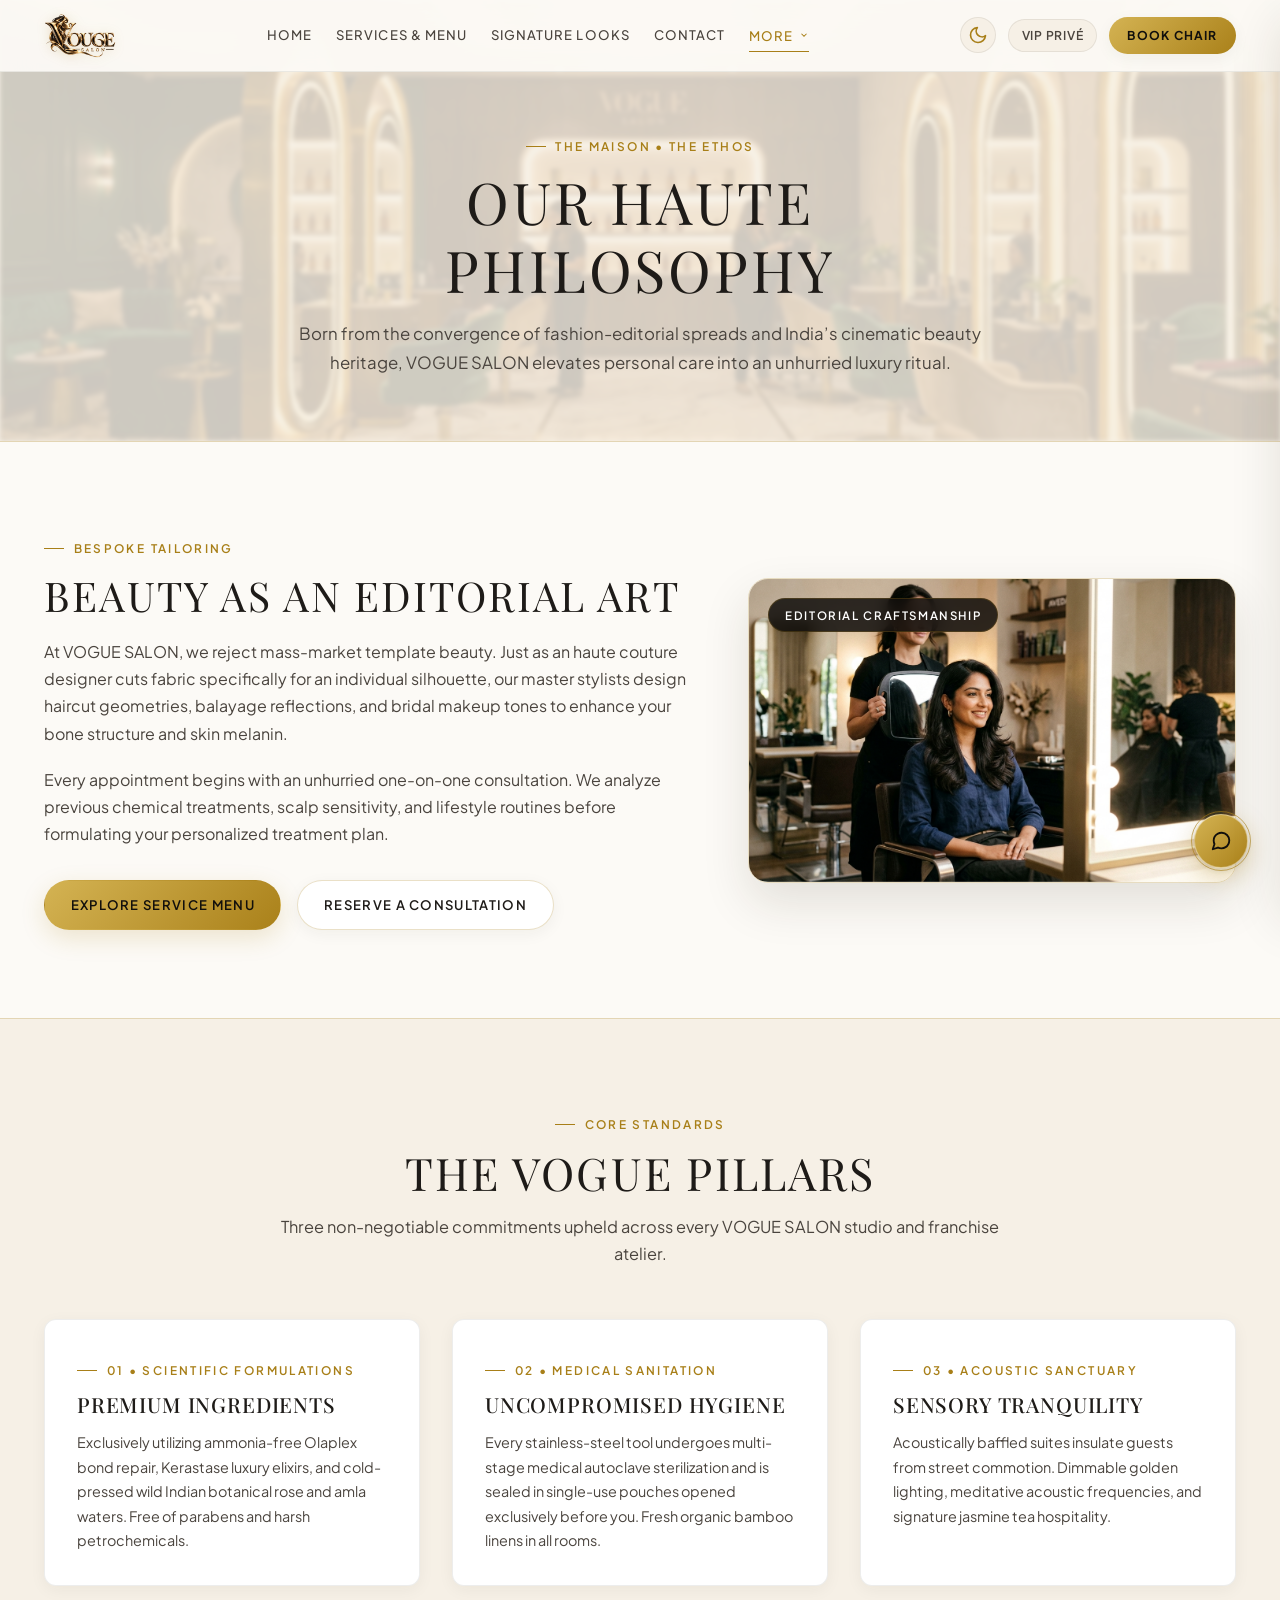
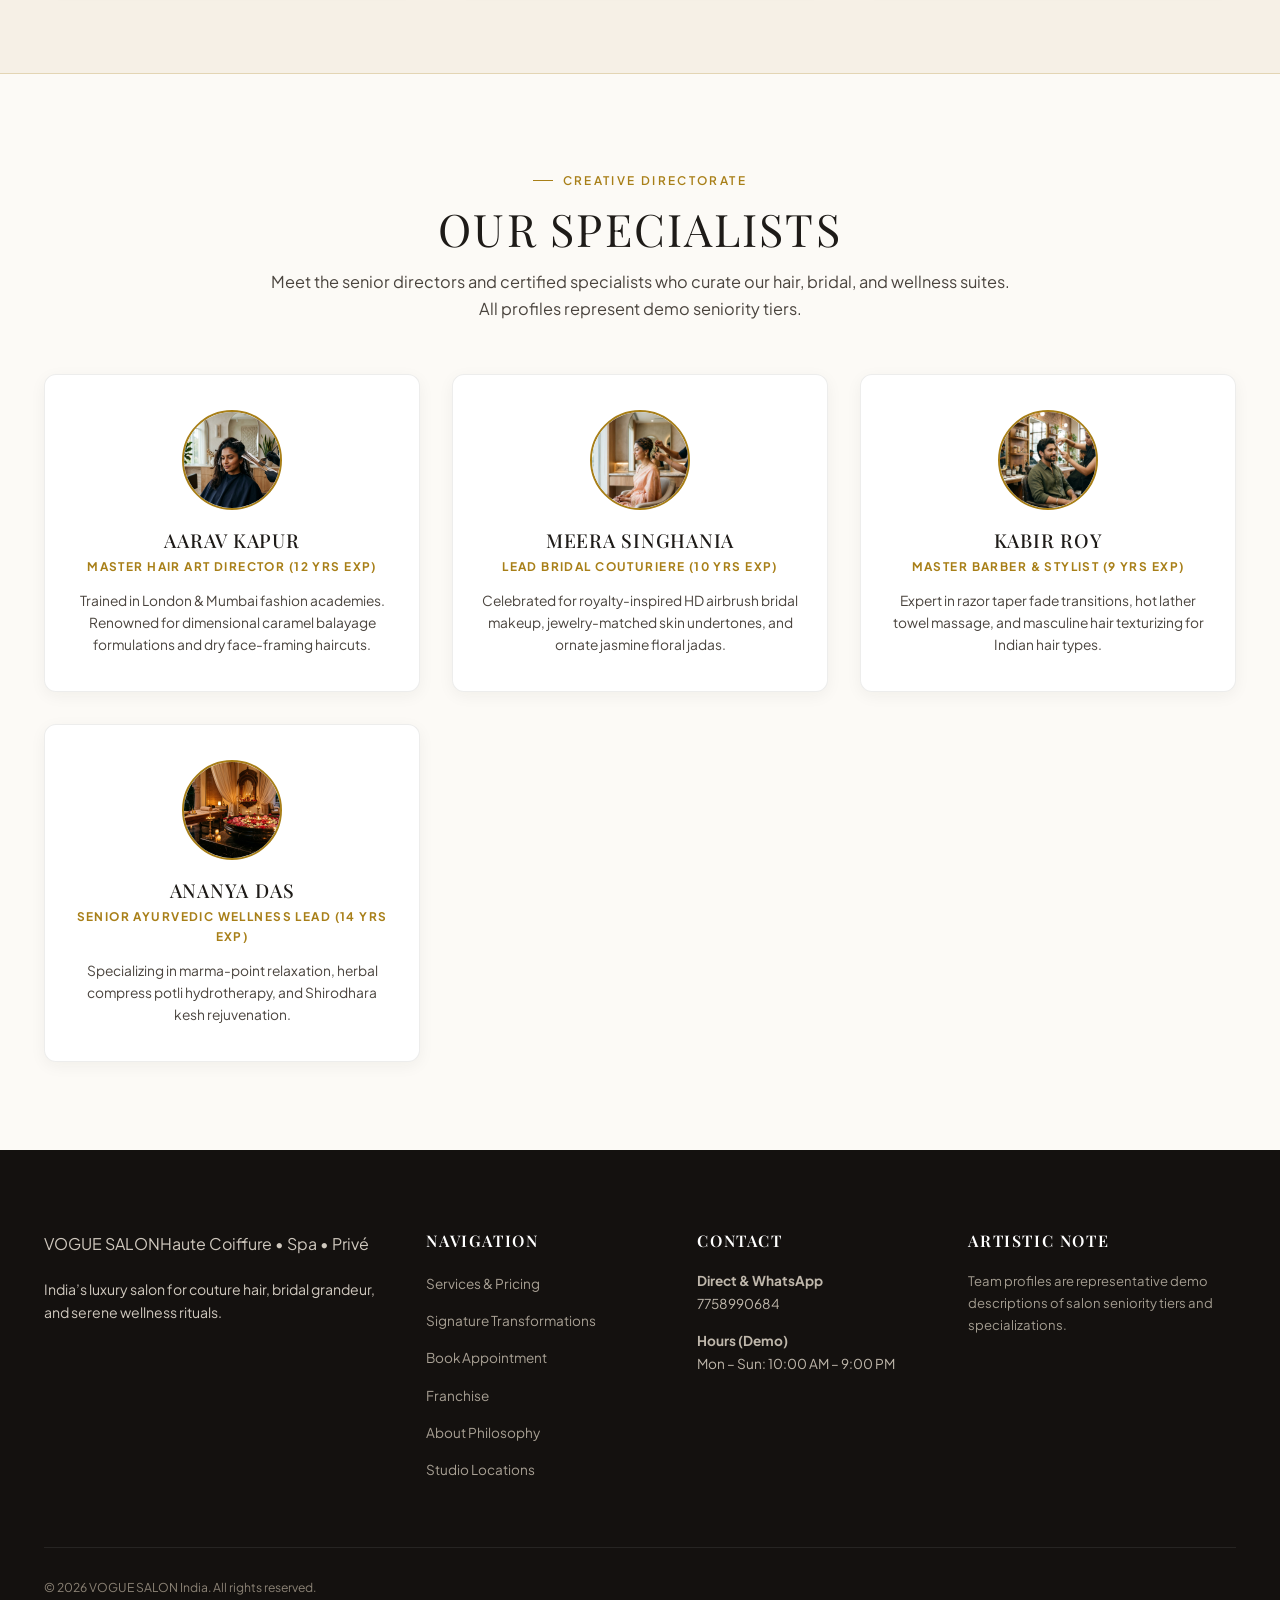
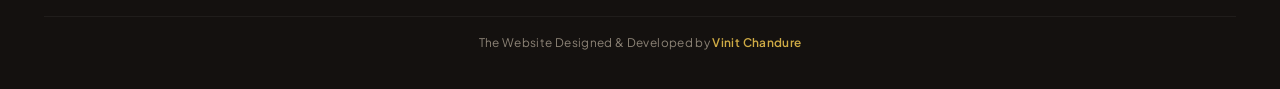
<file: about.html>
<!DOCTYPE html>
<html lang="en" data-theme="light">
<head>
  <meta charset="UTF-8">
  <meta name="viewport" content="width=device-width, initial-scale=1.0">
  <title>About Our Haute Philosophy | VOGUE SALON India</title>
  <meta name="description" content="Discover the editorial beauty philosophy, master stylist team, and luxury salon experience at VOGUE SALON India. Call or WhatsApp 7758990684.">
  <link rel="stylesheet" href="assets/css/style.css">
  <link rel="icon" href="data:image/svg+xml,<svg xmlns='http://www.w3.org/2000/svg' viewBox='0 0 100 100'><text y='.9em' font-size='90'>✦</text></svg>">
</head>
<body>

  <!-- SITE HEADER / NAVIGATION -->
  <!-- SITE HEADER / NAVIGATION -->
  <!-- SITE HEADER / NAVIGATION -->
  <header class="site-header">
    <div class="container nav-container">
      <a href="index.html" class="site-logo" aria-label="VOGUE SALON Home">
        <img src="assets/images/logo.png" alt="VOGUE SALON" class="logo-image">
      </a>

      <nav class="nav-center" aria-label="Main Navigation">
        <ul class="nav-menu">
          <li><a href="index.html" class="nav-link">Home</a></li>
          <li><a href="services.html" class="nav-link">Services &amp; Menu</a></li>
          <li><a href="signature-looks.html" class="nav-link">Signature Looks</a></li>
          <li><a href="contact.html" class="nav-link">Contact</a></li>
          <li class="nav-item-dropdown">
            <button class="nav-link nav-dropdown-btn active" aria-expanded="false" aria-haspopup="true">
              <span>More</span>
              <svg class="dropdown-chevron" width="10" height="10" viewBox="0 0 24 24" fill="none" stroke="currentColor" stroke-width="2.5"><polyline points="6 9 12 15 18 9"></polyline></svg>
            </button>
            <ul class="nav-dropdown-menu">
              <li><a href="about.html" class="nav-dropdown-link active">About Atelier</a></li>
              <li><a href="franchise.html" class="nav-dropdown-link">Franchise &amp; Expansion</a></li>
            </ul>
          </li>
        </ul>
      </nav>

      <div class="nav-actions">
        <button id="themeToggleBtn" class="theme-toggle-btn" aria-label="Toggle Light/Dark Theme" title="Toggle Light/Dark Theme"></button>
        <button class="auth-nav-btn" data-auth-open aria-label="VIP Sign In">VIP Privé</button>
        <a href="booking.html" class="btn-book-nav">Book Chair</a>
        <button class="mobile-nav-toggle" aria-label="Toggle navigation menu" aria-expanded="false">
          <span></span><span></span><span></span>
        </button>
      </div>
    </div>
  </header>

  <!-- Mobile Off-Canvas Drawer -->
  <div class="mobile-drawer-overlay" id="mobileDrawerOverlay"></div>
  <aside class="mobile-drawer" id="mobileDrawer" aria-label="Mobile Navigation Menu">
    <div class="mobile-drawer-top">
      <a href="index.html" class="mobile-drawer-brand">
        <img src="assets/images/logo.png" alt="VOGUE SALON" style="height: 42px; width: auto;">
      </a>
      <button class="mobile-drawer-close" id="mobileDrawerClose" aria-label="Close navigation menu">&times;</button>
    </div>
    <ul class="mobile-drawer-links">
      <li><a href="index.html" class="mobile-nav-link">Home</a></li>
      <li><a href="services.html" class="mobile-nav-link">Services &amp; Menu</a></li>
      <li><a href="signature-looks.html" class="mobile-nav-link">Signature Looks</a></li>
      <li><a href="booking.html" class="mobile-nav-link">Book Appointment</a></li>
      <li><a href="franchise.html" class="mobile-nav-link">Franchise Opportunities</a></li>
      <li><a href="about.html" class="mobile-nav-link active">About Atelier</a></li>
      <li><a href="contact.html" class="mobile-nav-link">Contact &amp; Locations</a></li>
    </ul>
    <div class="mobile-drawer-footer">
      <a href="booking.html" class="btn btn-primary" style="width: 100%; text-align: center;">Book Chair</a>
      <a href="https://wa.me/917758990684?text=Hello%20VOGUE%20SALON,%20I%20would%20like%20to%20inquire%20about%20a%20luxury%20appointment." target="_blank" rel="noopener noreferrer" class="btn btn-plum" style="width: 100%; text-align: center; margin-top: 0.6rem;">WhatsApp: 7758990684</a>
    </div>
  </aside>

  <main id="main-content">
    <!-- PAGE HEADER -->
    <section style="position: relative; padding: calc(var(--nav-height) + 3.5rem) 0 4rem; background: var(--bg-secondary); overflow: hidden; border-bottom: 1px solid var(--border-light);">
      <div style="position: absolute; inset: 0; opacity: 0.16; z-index: 1;">
        <img src="assets/images/salon-interior.jpg" alt="VOGUE SALON Maison" style="width: 100%; height: 100%; object-fit: cover; filter: blur(2px);">
      </div>

      <div class="container" style="position: relative; z-index: 3; text-align: center; max-width: 800px;">
        <span class="editorial-tag">The Maison &bull; The Ethos</span>
        <h1 class="editorial-title" style="margin-bottom: 1rem;">
          OUR HAUTE PHILOSOPHY
        </h1>
        <p style="color: var(--text-secondary); font-size: 1.05rem; line-height: 1.7;">
          Born from the convergence of fashion-editorial spreads and India’s cinematic beauty heritage, VOGUE SALON elevates personal care into an unhurried luxury ritual.
        </p>
      </div>
    </section>

    <!-- BEAUTY PHILOSOPHY SECTION -->
    <section class="section">
      <div class="container">
        <div class="editorial-showcase-grid">
          <div>
            <span class="editorial-tag">Bespoke Tailoring</span>
            <h2 class="editorial-title" style="font-size: clamp(2rem, 3.2vw, 2.6rem); margin-bottom: 1.2rem;">
              BEAUTY AS AN EDITORIAL ART
            </h2>
            <p style="color: var(--text-secondary); margin-bottom: 1.2rem; line-height: 1.7;">
              At VOGUE SALON, we reject mass-market template beauty. Just as an haute couture designer cuts fabric specifically for an individual silhouette, our master stylists design haircut geometries, balayage reflections, and bridal makeup tones to enhance your bone structure and skin melanin.
            </p>
            <p style="color: var(--text-secondary); margin-bottom: 2rem; line-height: 1.7;">
              Every appointment begins with an unhurried one-on-one consultation. We analyze previous chemical treatments, scalp sensitivity, and lifestyle routines before formulating your personalized treatment plan.
            </p>
            <div style="display: flex; gap: 1rem; flex-wrap: wrap;">
              <a href="services.html" class="btn btn-primary">Explore Service Menu</a>
              <a href="booking.html" class="btn btn-secondary">Reserve a Consultation</a>
            </div>
          </div>

          <div class="showcase-banner-frame">
            <img src="assets/images/slide-finish.jpg" alt="VOGUE SALON Studio Campaign Finished Haircut &amp; Styling" loading="lazy">
            <span class="showcase-badge-floating">Editorial Craftsmanship</span>
          </div>
        </div>
      </div>
    </section>

    <!-- THE THREE CORE PILLARS OF EXCELLENCE -->
    <section class="section" style="background-color: var(--bg-secondary); border-top: 1px solid var(--border-light); border-bottom: 1px solid var(--border-light);">
      <div class="container">
        <div class="section-header">
          <span class="editorial-tag">Core Standards</span>
          <h2 class="editorial-title" style="font-size: clamp(2rem, 3.5vw, 2.8rem);">
            THE VOGUE PILLARS
          </h2>
          <p>
            Three non-negotiable commitments upheld across every VOGUE SALON studio and franchise atelier.
          </p>
        </div>

        <div style="display: grid; grid-template-columns: repeat(auto-fit, minmax(320px, 1fr)); gap: 2rem;">
          <div class="editorial-card">
            <span class="editorial-tag">01 &bull; Scientific Formulations</span>
            <h3 style="font-size: 1.3rem; margin-bottom: 0.8rem;">PREMIUM INGREDIENTS</h3>
            <p style="font-size: 0.9rem; color: var(--text-secondary); line-height: 1.7;">
              Exclusively utilizing ammonia-free Olaplex bond repair, Kerastase luxury elixirs, and cold-pressed wild Indian botanical rose and amla waters. Free of parabens and harsh petrochemicals.
            </p>
          </div>

          <div class="editorial-card">
            <span class="editorial-tag">02 &bull; Medical Sanitation</span>
            <h3 style="font-size: 1.3rem; margin-bottom: 0.8rem;">UNCOMPROMISED HYGIENE</h3>
            <p style="font-size: 0.9rem; color: var(--text-secondary); line-height: 1.7;">
              Every stainless-steel tool undergoes multi-stage medical autoclave sterilization and is sealed in single-use pouches opened exclusively before you. Fresh organic bamboo linens in all rooms.
            </p>
          </div>

          <div class="editorial-card">
            <span class="editorial-tag">03 &bull; Acoustic Sanctuary</span>
            <h3 style="font-size: 1.3rem; margin-bottom: 0.8rem;">SENSORY TRANQUILITY</h3>
            <p style="font-size: 0.9rem; color: var(--text-secondary); line-height: 1.7;">
              Acoustically baffled suites insulate guests from street commotion. Dimmable golden lighting, meditative acoustic frequencies, and signature jasmine tea hospitality.
            </p>
          </div>
        </div>
      </div>
    </section>

    <!-- MASTER ARTISTS (COMPLETE DEMO PROFILES) -->
    <section class="section">
      <div class="container">
        <div class="section-header">
          <span class="editorial-tag">Creative Directorate</span>
          <h2 class="editorial-title" style="font-size: clamp(2rem, 3.5vw, 2.8rem);">
            OUR SPECIALISTS
          </h2>
          <p>
            Meet the senior directors and certified specialists who curate our hair, bridal, and wellness suites. All profiles represent demo seniority tiers.
          </p>
        </div>

        <div style="display: grid; grid-template-columns: repeat(auto-fit, minmax(280px, 1fr)); gap: 2rem;">
          
          <div class="editorial-card" style="text-align: center; padding: 2.2rem 1.6rem;">
            <div style="width: 100px; height: 100px; border-radius: 50%; overflow: hidden; margin: 0 auto 1.2rem; border: 2px solid var(--gold-primary);">
              <img src="assets/images/hair-couture.jpg" alt="Master Hair Art Director" style="width: 100%; height: 100%; object-fit: cover;">
            </div>
            <h3 style="font-size: 1.2rem; margin-bottom: 0.3rem;">AARAV KAPUR</h3>
            <span style="font-size: 0.74rem; color: var(--gold-primary); font-weight: 700; letter-spacing: 0.12em; text-transform: uppercase; display: block; margin-bottom: 0.8rem;">
              Master Hair Art Director (12 Yrs Exp)
            </span>
            <p style="font-size: 0.86rem; color: var(--text-secondary); line-height: 1.6;">
              Trained in London &amp; Mumbai fashion academies. Renowned for dimensional caramel balayage formulations and dry face-framing haircuts.
            </p>
          </div>

          <div class="editorial-card" style="text-align: center; padding: 2.2rem 1.6rem;">
            <div style="width: 100px; height: 100px; border-radius: 50%; overflow: hidden; margin: 0 auto 1.2rem; border: 2px solid var(--gold-primary);">
              <img src="assets/images/bridal-glam.jpg" alt="Lead Bridal Couturiere" style="width: 100%; height: 100%; object-fit: cover;">
            </div>
            <h3 style="font-size: 1.2rem; margin-bottom: 0.3rem;">MEERA SINGHANIA</h3>
            <span style="font-size: 0.74rem; color: var(--gold-primary); font-weight: 700; letter-spacing: 0.12em; text-transform: uppercase; display: block; margin-bottom: 0.8rem;">
              Lead Bridal Couturiere (10 Yrs Exp)
            </span>
            <p style="font-size: 0.86rem; color: var(--text-secondary); line-height: 1.6;">
              Celebrated for royalty-inspired HD airbrush bridal makeup, jewelry-matched skin undertones, and ornate jasmine floral jadas.
            </p>
          </div>

          <div class="editorial-card" style="text-align: center; padding: 2.2rem 1.6rem;">
            <div style="width: 100px; height: 100px; border-radius: 50%; overflow: hidden; margin: 0 auto 1.2rem; border: 2px solid var(--gold-primary);">
              <img src="assets/images/mens-grooming.jpg" alt="Master Gentlemen's Barber" style="width: 100%; height: 100%; object-fit: cover;">
            </div>
            <h3 style="font-size: 1.2rem; margin-bottom: 0.3rem;">KABIR ROY</h3>
            <span style="font-size: 0.74rem; color: var(--gold-primary); font-weight: 700; letter-spacing: 0.12em; text-transform: uppercase; display: block; margin-bottom: 0.8rem;">
              Master Barber &amp; Stylist (9 Yrs Exp)
            </span>
            <p style="font-size: 0.86rem; color: var(--text-secondary); line-height: 1.6;">
              Expert in razor taper fade transitions, hot lather towel massage, and masculine hair texturizing for Indian hair types.
            </p>
          </div>

          <div class="editorial-card" style="text-align: center; padding: 2.2rem 1.6rem;">
            <div style="width: 100px; height: 100px; border-radius: 50%; overflow: hidden; margin: 0 auto 1.2rem; border: 2px solid var(--gold-primary);">
              <img src="assets/images/spa-sanctuary.jpg" alt="Senior Ayurvedic Wellness Lead" style="width: 100%; height: 100%; object-fit: cover;">
            </div>
            <h3 style="font-size: 1.2rem; margin-bottom: 0.3rem;">ANANYA DAS</h3>
            <span style="font-size: 0.74rem; color: var(--gold-primary); font-weight: 700; letter-spacing: 0.12em; text-transform: uppercase; display: block; margin-bottom: 0.8rem;">
              Senior Ayurvedic Wellness Lead (14 Yrs Exp)
            </span>
            <p style="font-size: 0.86rem; color: var(--text-secondary); line-height: 1.6;">
              Specializing in marma-point relaxation, herbal compress potli hydrotherapy, and Shirodhara kesh rejuvenation.
            </p>
          </div>

        </div>
      </div>
    </section>
  </main>

  <!-- VIP SIGN IN / CLIENT PORTAL MODAL -->
  <dialog id="authModal" class="custom-modal" aria-labelledby="authModalTitle">
    <div class="modal-header">
      <h3 id="authModalTitle" style="font-size: 1.3rem;">
        VIP PRIVÉ PORTAL
      </h3>
      <button id="closeAuthModal" class="modal-close-btn" aria-label="Close VIP Portal">&times;</button>
    </div>
    <form id="clientAuthForm">
      <div class="form-group" style="margin-bottom: 1.2rem;">
        <label for="authIdentifier" class="form-label">Phone Number or VIP Email</label>
        <input type="text" id="authIdentifier" class="form-control" placeholder="+91 98765 43210 or vip@client.in" required>
      </div>
      <div class="form-group" style="margin-bottom: 1.5rem;">
        <label for="authPin" class="form-label">4-Digit Security PIN or OTP</label>
        <input type="password" id="authPin" class="form-control" placeholder="••••" maxlength="6">
      </div>
      <button type="submit" class="btn btn-primary" style="width: 100%;">Sign In to VIP Privé</button>
      <div id="authStatusMessage"></div>
    </form>
  </dialog>

  <!-- FLOATING CONCIERGE CONTACT WIDGET -->
  <div class="floating-contact-widget" id="floatingContactWidget">
    <!-- Popover Menu -->
    <div class="floating-contact-menu" id="floatingContactMenu" role="dialog" aria-modal="false" aria-label="Contact VOGUE SALON" hidden>
      <div class="floating-menu-header">
        <span class="floating-menu-title">Salon Concierge</span>
        <span class="floating-menu-status"><span class="status-dot"></span> Available 10am–9pm</span>
      </div>
      <div class="floating-menu-items">
        <a href="https://wa.me/917758990684" target="_blank" rel="noopener noreferrer" class="floating-menu-item item-whatsapp" aria-label="WhatsApp 7758990684">
          <div class="item-icon-wrap whatsapp-icon-wrap">
            <svg width="22" height="22" viewBox="0 0 24 24" fill="currentColor" aria-hidden="true">
              <path d="M17.472 14.382c-.297-.149-1.758-.867-2.03-.967-.273-.099-.471-.148-.67.15-.197.297-.767.966-.94 1.164-.173.199-.347.223-.644.075-.297-.15-1.255-.463-2.39-1.475-.883-.788-1.48-1.761-1.653-2.059-.173-.297-.018-.458.13-.606.134-.133.298-.347.446-.52.149-.174.198-.298.298-.497.099-.198.05-.371-.025-.52-.075-.149-.669-1.612-.916-2.207-.242-.579-.487-.5-.669-.51-.173-.008-.371-.01-.57-.01-.198 0-.52.074-.792.372-.272.297-1.04 1.016-1.04 2.479 0 1.462 1.065 2.875 1.213 3.074.149.198 2.096 3.2 5.077 4.487.709.306 1.262.489 1.694.625.712.227 1.36.195 1.871.118.571-.085 1.758-.719 2.006-1.413.248-.694.248-1.289.173-1.413-.074-.124-.272-.198-.57-.347m-5.421 7.403h-.004a9.87 9.87 0 01-5.031-1.378l-.361-.214-3.741.982.998-3.648-.235-.374a9.86 9.86 0 01-1.51-5.26c.001-5.45 4.436-9.884 9.888-9.884 2.64 0 5.122 1.03 6.988 2.898a9.825 9.825 0 012.893 6.994c-.003 5.45-4.437 9.884-9.885 9.884m8.413-18.297A11.815 11.815 0 0012.05 0C5.495 0 .16 5.335.157 11.892c0 2.096.547 4.142 1.588 5.945L.05 24l6.305-1.654a11.882 11.882 0 005.683 1.448h.005c6.554 0 11.89-5.335 11.893-11.893a11.821 11.821 0 00-3.48-8.413z"/>
            </svg>
          </div>
          <div class="item-text-wrap">
            <span class="item-label">WhatsApp 7758990684</span>
            <span class="item-sub">Instant chat &amp; consultations</span>
          </div>
          <svg class="item-arrow" width="16" height="16" viewBox="0 0 24 24" fill="none" stroke="currentColor" stroke-width="2" aria-hidden="true"><path d="M5 12h14M12 5l7 7-7 7"/></svg>
        </a>

        <a href="tel:7758990684" class="floating-menu-item item-phone" aria-label="Call 7758990684">
          <div class="item-icon-wrap phone-icon-wrap">
            <svg width="20" height="20" viewBox="0 0 24 24" fill="none" stroke="currentColor" stroke-width="2" stroke-linecap="round" stroke-linejoin="round" aria-hidden="true">
              <path d="M22 16.92v3a2 2 0 0 1-2.18 2 19.79 19.79 0 0 1-8.63-3.07 19.5 19.5 0 0 1-6-6 19.79 19.79 0 0 1-3.07-8.67A2 2 0 0 1 4.11 2h3a2 2 0 0 1 2 1.72 12.84 12.84 0 0 0 .7 2.81 2 2 0 0 1-.45 2.11L8.09 9.91a16 16 0 0 0 6 6l1.27-1.27a2 2 0 0 1 2.11-.45 12.84 12.84 0 0 0 2.81.7A2 2 0 0 1 22 16.92z"></path>
            </svg>
          </div>
          <div class="item-text-wrap">
            <span class="item-label">Call 7758990684</span>
            <span class="item-sub">Direct atelier front desk</span>
          </div>
          <svg class="item-arrow" width="16" height="16" viewBox="0 0 24 24" fill="none" stroke="currentColor" stroke-width="2" aria-hidden="true"><path d="M5 12h14M12 5l7 7-7 7"/></svg>
        </a>
      </div>
    </div>

    <!-- Main Trigger Button -->
    <button type="button" class="floating-trigger-btn" id="floatingContactTrigger" aria-expanded="false" aria-controls="floatingContactMenu" aria-label="Contact VOGUE SALON" title="Contact VOGUE SALON">
      <span class="trigger-icon trigger-icon-closed">
        <svg width="22" height="22" viewBox="0 0 24 24" fill="none" stroke="currentColor" stroke-width="2" stroke-linecap="round" stroke-linejoin="round" aria-hidden="true">
          <path d="M21 11.5a8.38 8.38 0 0 1-.9 3.8 8.5 8.5 0 0 1-7.6 4.7 8.38 8.38 0 0 1-3.8-.9L3 21l1.9-5.7a8.38 8.38 0 0 1-.9-3.8 8.5 8.5 0 0 1 4.7-7.6 8.38 8.38 0 0 1 3.8-.9h.5a8.48 8.48 0 0 1 8 8v.5z"></path>
        </svg>
      </span>
      <span class="trigger-icon trigger-icon-opened">
        <svg width="20" height="20" viewBox="0 0 24 24" fill="none" stroke="currentColor" stroke-width="2.2" stroke-linecap="round" stroke-linejoin="round" aria-hidden="true">
          <line x1="18" y1="6" x2="6" y2="18"></line>
          <line x1="6" y1="6" x2="18" y2="18"></line>
        </svg>
      </span>
      <span class="trigger-pulse" aria-hidden="true"></span>
    </button>
  </div>

  <!-- SITE FOOTER -->
  <footer class="site-footer">
    <div class="container">
      <div class="footer-grid">
        <div class="footer-col">
          <a href="index.html" class="brand-logo" style="margin-bottom: 1.2rem;">
            <span class="logo-main">VOGUE SALON</span>
            <span class="logo-sub">Haute Coiffure &bull; Spa &bull; Privé</span>
          </a>
          <p style="font-size: 0.88rem; line-height: 1.7;">
            India’s luxury salon for couture hair, bridal grandeur, and serene wellness rituals.
          </p>
        </div>
        <div class="footer-col">
          <h4>NAVIGATION</h4>
          <ul class="footer-links">
            <li><a href="services.html">Services &amp; Pricing</a></li>
            <li><a href="signature-looks.html">Signature Transformations</a></li>
            <li><a href="booking.html">Book Appointment</a></li>
            <li><a href="franchise.html">Franchise</a></li>
            <li><a href="about.html">About Philosophy</a></li>
            <li><a href="contact.html">Studio Locations</a></li>
          </ul>
        </div>
        <div class="footer-col">
          <h4>CONTACT</h4>
          <div class="footer-contact-item">
            <div><strong>Direct &amp; WhatsApp</strong><br><a href="tel:7758990684">7758990684</a></div>
          </div>
          <div class="footer-contact-item">
            <div><strong>Hours (Demo)</strong><br>Mon – Sun: 10:00 AM – 9:00 PM</div>
          </div>
        </div>
        <div class="footer-col">
          <h4>ARTISTIC NOTE</h4>
          <p style="font-size: 0.82rem; color: #a39c90;">
            Team profiles are representative demo descriptions of salon seniority tiers and specializations.
          </p>
        </div>
      </div>
      <div class="footer-bottom">
        <div>&copy; 2026 VOGUE SALON India. All rights reserved.</div>
      </div>
      <div class="footer-credit">
        The Website Designed &amp; Developed by <a href="tel:+918624990684" class="footer-credit-link">Vinit Chandure</a>
      </div>
    </div>
  </footer>

  <script src="assets/js/main.js"></script>
</body>
</html>
</file>
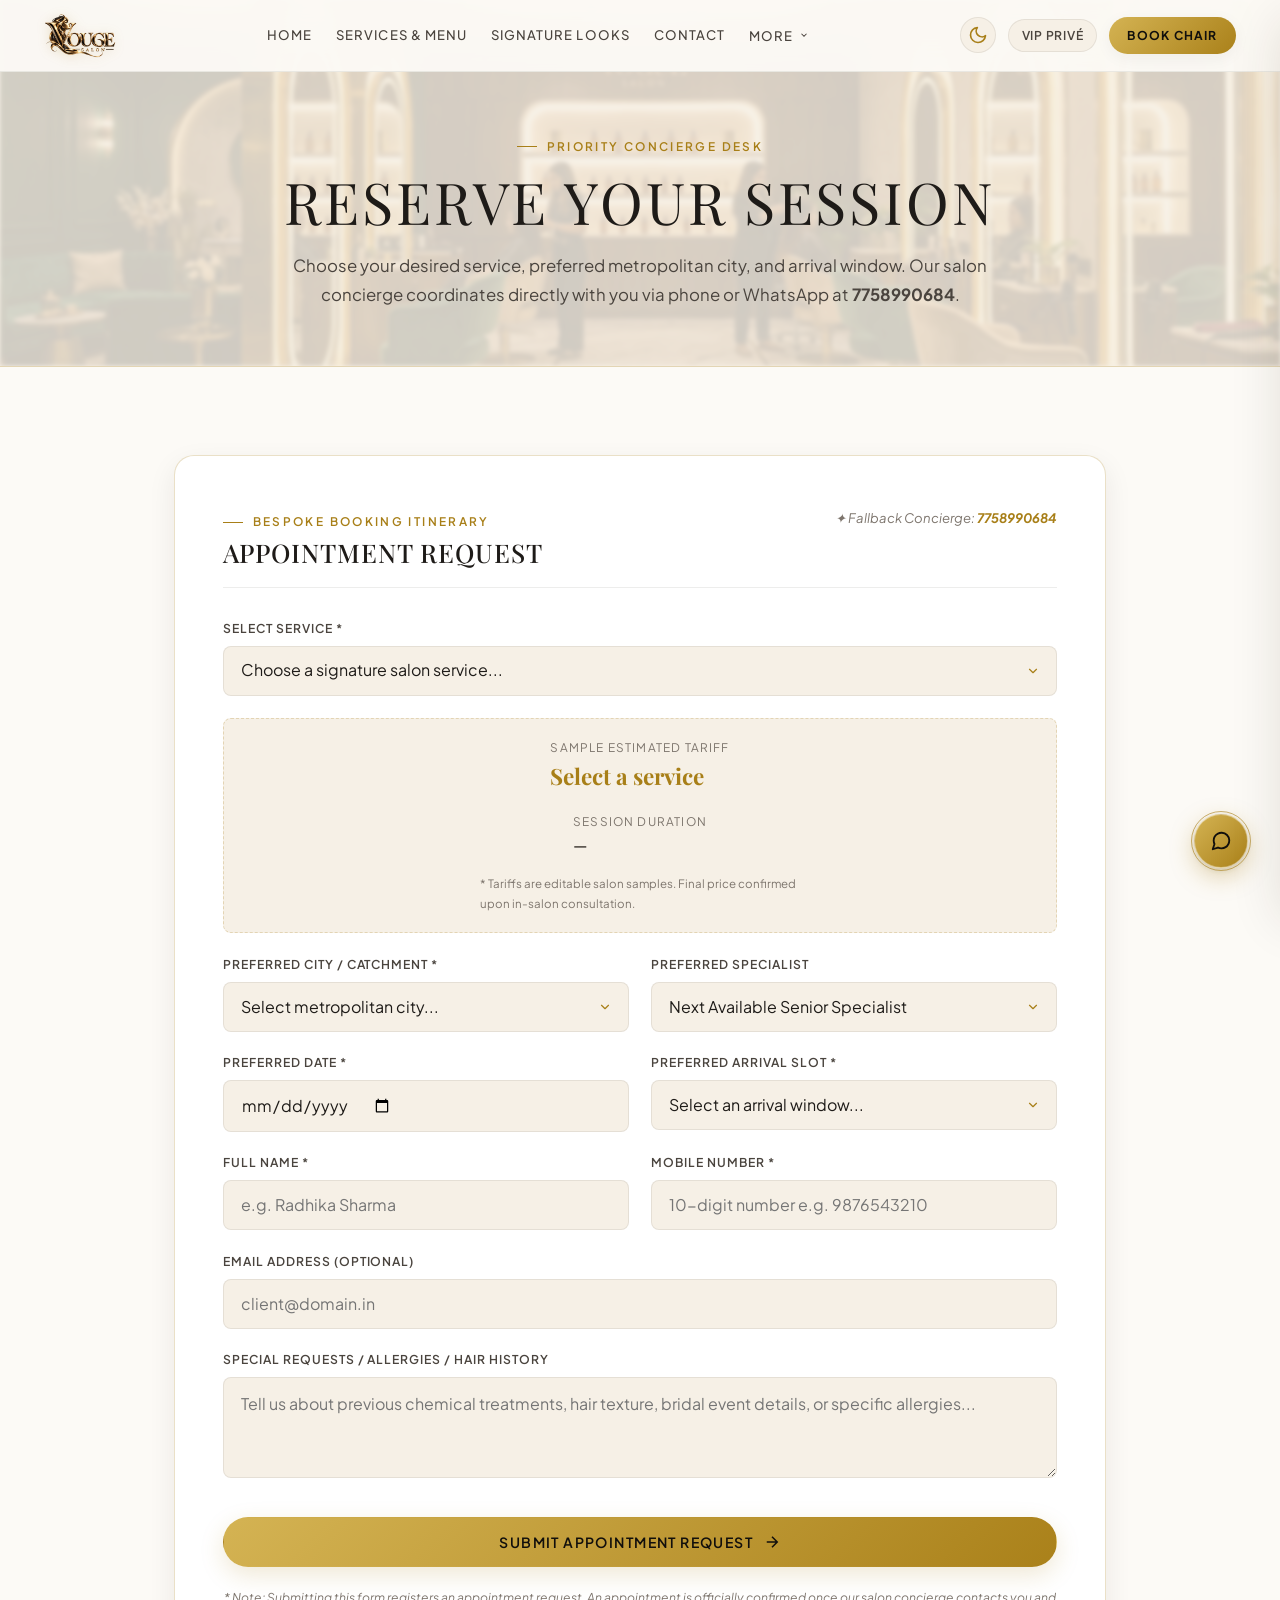
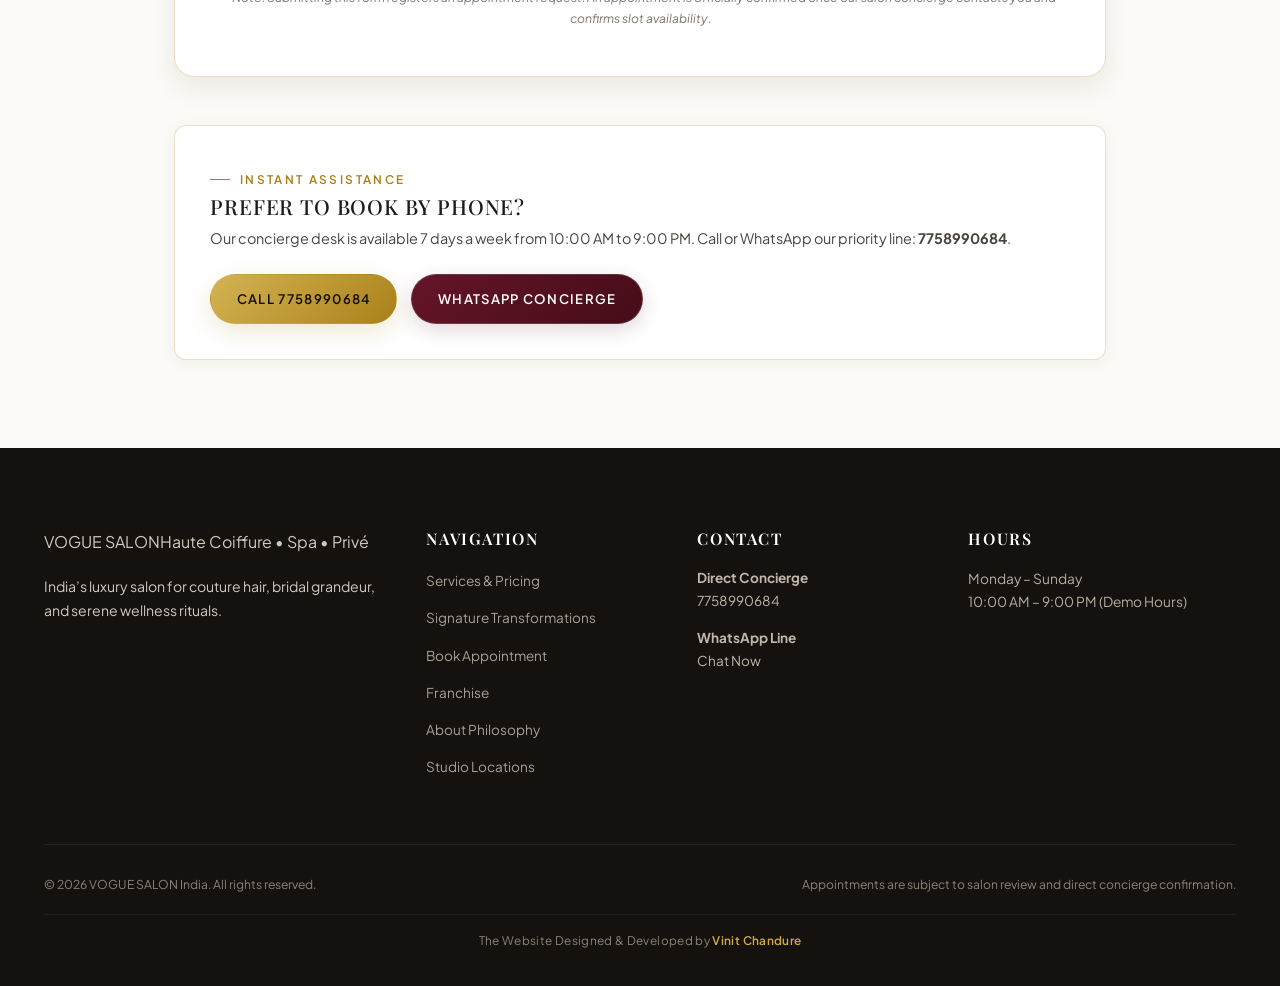
<file: booking.html>
<!DOCTYPE html>
<html lang="en" data-theme="light">
<head>
  <meta charset="UTF-8">
  <meta name="viewport" content="width=device-width, initial-scale=1.0">
  <title>Book an Appointment | VOGUE SALON India</title>
  <meta name="description" content="Schedule your bespoke salon appointment at VOGUE SALON India. Choose service, city, stylist, date, and time. Direct phone/WhatsApp support at 7758990684.">
  <link rel="stylesheet" href="assets/css/style.css">
  <link rel="icon" href="data:image/svg+xml,<svg xmlns='http://www.w3.org/2000/svg' viewBox='0 0 100 100'><text y='.9em' font-size='90'>✦</text></svg>">
</head>
<body>

  <!-- SITE HEADER / NAVIGATION -->
  <!-- SITE HEADER / NAVIGATION -->
  <!-- SITE HEADER / NAVIGATION -->
  <header class="site-header">
    <div class="container nav-container">
      <a href="index.html" class="site-logo" aria-label="VOGUE SALON Home">
        <img src="assets/images/logo.png" alt="VOGUE SALON" class="logo-image">
      </a>

      <nav class="nav-center" aria-label="Main Navigation">
        <ul class="nav-menu">
          <li><a href="index.html" class="nav-link">Home</a></li>
          <li><a href="services.html" class="nav-link">Services &amp; Menu</a></li>
          <li><a href="signature-looks.html" class="nav-link">Signature Looks</a></li>
          <li><a href="contact.html" class="nav-link">Contact</a></li>
          <li class="nav-item-dropdown">
            <button class="nav-link nav-dropdown-btn" aria-expanded="false" aria-haspopup="true">
              <span>More</span>
              <svg class="dropdown-chevron" width="10" height="10" viewBox="0 0 24 24" fill="none" stroke="currentColor" stroke-width="2.5"><polyline points="6 9 12 15 18 9"></polyline></svg>
            </button>
            <ul class="nav-dropdown-menu">
              <li><a href="about.html" class="nav-dropdown-link">About Atelier</a></li>
              <li><a href="franchise.html" class="nav-dropdown-link">Franchise &amp; Expansion</a></li>
            </ul>
          </li>
        </ul>
      </nav>

      <div class="nav-actions">
        <button id="themeToggleBtn" class="theme-toggle-btn" aria-label="Toggle Light/Dark Theme" title="Toggle Light/Dark Theme"></button>
        <button class="auth-nav-btn" data-auth-open aria-label="VIP Sign In">VIP Privé</button>
        <a href="booking.html" class="btn-book-nav">Book Chair</a>
        <button class="mobile-nav-toggle" aria-label="Toggle navigation menu" aria-expanded="false">
          <span></span><span></span><span></span>
        </button>
      </div>
    </div>
  </header>

  <!-- Mobile Off-Canvas Drawer -->
  <div class="mobile-drawer-overlay" id="mobileDrawerOverlay"></div>
  <aside class="mobile-drawer" id="mobileDrawer" aria-label="Mobile Navigation Menu">
    <div class="mobile-drawer-top">
      <a href="index.html" class="mobile-drawer-brand">
        <img src="assets/images/logo.png" alt="VOGUE SALON" style="height: 42px; width: auto;">
      </a>
      <button class="mobile-drawer-close" id="mobileDrawerClose" aria-label="Close navigation menu">&times;</button>
    </div>
    <ul class="mobile-drawer-links">
      <li><a href="index.html" class="mobile-nav-link">Home</a></li>
      <li><a href="services.html" class="mobile-nav-link">Services &amp; Menu</a></li>
      <li><a href="signature-looks.html" class="mobile-nav-link">Signature Looks</a></li>
      <li><a href="booking.html" class="mobile-nav-link active">Book Appointment</a></li>
      <li><a href="franchise.html" class="mobile-nav-link">Franchise Opportunities</a></li>
      <li><a href="about.html" class="mobile-nav-link">About Atelier</a></li>
      <li><a href="contact.html" class="mobile-nav-link">Contact &amp; Locations</a></li>
    </ul>
    <div class="mobile-drawer-footer">
      <a href="booking.html" class="btn btn-primary" style="width: 100%; text-align: center;">Book Chair</a>
      <a href="https://wa.me/917758990684?text=Hello%20VOGUE%20SALON,%20I%20would%20like%20to%20inquire%20about%20a%20luxury%20appointment." target="_blank" rel="noopener noreferrer" class="btn btn-plum" style="width: 100%; text-align: center; margin-top: 0.6rem;">WhatsApp: 7758990684</a>
    </div>
  </aside>

  <main id="main-content">
    <!-- PAGE HEADER -->
    <section style="position: relative; padding: calc(var(--nav-height) + 3.5rem) 0 3.5rem; background: var(--bg-secondary); overflow: hidden; border-bottom: 1px solid var(--border-light);">
      <div style="position: absolute; inset: 0; opacity: 0.15; z-index: 1;">
        <img src="assets/images/salon-interior.jpg" alt="VOGUE SALON Interior Concierge" style="width: 100%; height: 100%; object-fit: cover; filter: blur(2px);">
      </div>

      <div class="container" style="position: relative; z-index: 3; text-align: center; max-width: 780px;">
        <span class="editorial-tag">Priority Concierge Desk</span>
        <h1 class="editorial-title" style="margin-bottom: 1rem;">
          RESERVE YOUR SESSION
        </h1>
        <p style="color: var(--text-secondary); font-size: 1.05rem; line-height: 1.7;">
          Choose your desired service, preferred metropolitan city, and arrival window. Our salon concierge coordinates directly with you via phone or WhatsApp at <strong>7758990684</strong>.
        </p>
      </div>
    </section>

    <!-- BOOKING APPOINTMENT FORM SECTION -->
    <section class="section">
      <div class="container" style="max-width: 980px;">
        <div class="form-card">
          <div style="display: flex; justify-content: space-between; align-items: baseline; flex-wrap: wrap; gap: 1rem; margin-bottom: 2rem; border-bottom: 1px solid var(--border-subtle); padding-bottom: 1.2rem;">
            <div>
              <span class="editorial-tag" style="margin-bottom: 0.3rem;">Bespoke Booking Itinerary</span>
              <h2 style="font-size: 1.6rem;">APPOINTMENT REQUEST</h2>
            </div>
            <div style="font-size: 0.82rem; color: var(--text-muted); font-style: italic;">
              ✦ Fallback Concierge: <a href="tel:7758990684" style="color: var(--gold-primary); font-weight: 700;">7758990684</a>
            </div>
          </div>

          <form id="appointmentBookingForm">
            <div class="form-grid">

              <!-- Service Category Selection -->
              <div class="form-group full-width">
                <label for="bookingService" class="form-label">Select Service *</label>
                <select id="bookingService" class="form-control" required>
                  <option value="" disabled selected>Choose a signature salon service...</option>
                  <optgroup label="Haircuts &amp; Styling">
                    <option value="Haute Layered Wolf Cut" data-price="₹1,600" data-duration="55 min">Haute Layered Wolf Cut — ₹1,600 · 55 min</option>
                    <option value="Precision Butterfly Cut" data-price="₹1,400" data-duration="50 min">Precision Butterfly Cut — ₹1,400 · 50 min</option>
                    <option value="Women’s Atelier Haircut" data-price="₹1,200" data-duration="45 min">Women’s Atelier Haircut — ₹1,200 · 45 min</option>
                    <option value="Men’s Precision Haircut" data-price="₹700" data-duration="35 min">Men’s Precision Haircut — ₹700 · 35 min</option>
                    <option value="Wash &amp; Blow-Dry" data-price="₹900" data-duration="40 min">Wash &amp; Blow-Dry — ₹900 · 40 min</option>
                  </optgroup>
                  <optgroup label="Hair Colour">
                    <option value="Balayage" data-price="from ₹7,500" data-duration="180 min">Balayage — from ₹7,500 · 180 min</option>
                    <option value="Global Colour" data-price="from ₹4,500" data-duration="150 min">Global Colour — from ₹4,500 · 150 min</option>
                    <option value="Root Touch-Up" data-price="from ₹2,200" data-duration="90 min">Root Touch-Up — from ₹2,200 · 90 min</option>
                    <option value="Fashion Colour" data-price="from ₹5,500" data-duration="180 min">Fashion Colour — from ₹5,500 · 180 min</option>
                  </optgroup>
                  <optgroup label="Hair Treatments">
                    <option value="Nourishing Hair Spa" data-price="₹1,800" data-duration="60 min">Nourishing Hair Spa — ₹1,800 · 60 min</option>
                    <option value="Bond Repair Treatment" data-price="from ₹3,000" data-duration="90 min">Bond Repair Treatment — from ₹3,000 · 90 min</option>
                    <option value="Scalp Detox" data-price="₹1,500" data-duration="45 min">Scalp Detox — ₹1,500 · 45 min</option>
                  </optgroup>
                  <optgroup label="Skin &amp; Makeup">
                    <option value="Signature Facial" data-price="from ₹2,500" data-duration="75 min">Signature Facial — from ₹2,500 · 75 min</option>
                    <option value="Cleanup" data-price="₹1,200" data-duration="40 min">Cleanup — ₹1,200 · 40 min</option>
                    <option value="Party Makeup" data-price="from ₹4,500" data-duration="90 min">Party Makeup — from ₹4,500 · 90 min</option>
                    <option value="Bridal Makeup" data-price="from ₹18,000" data-duration="180 min">Bridal Makeup — from ₹18,000 · 180 min</option>
                  </optgroup>
                  <optgroup label="Spa &amp; Body">
                    <option value="Relaxing Massage" data-price="from ₹2,500" data-duration="60 min">Relaxing Massage — from ₹2,500 · 60 min</option>
                    <option value="Head Massage" data-price="₹900" data-duration="30 min">Head Massage — ₹900 · 30 min</option>
                    <option value="Body Polish" data-price="from ₹3,000" data-duration="75 min">Body Polish — from ₹3,000 · 75 min</option>
                  </optgroup>
                  <optgroup label="Nails">
                    <option value="Manicure" data-price="₹1,000" data-duration="45 min">Manicure — ₹1,000 · 45 min</option>
                    <option value="Pedicure" data-price="₹1,400" data-duration="60 min">Pedicure — ₹1,400 · 60 min</option>
                    <option value="Gel Extensions" data-price="from ₹2,800" data-duration="90 min">Gel Extensions — from ₹2,800 · 90 min</option>
                  </optgroup>
                  <optgroup label="Men's Grooming">
                    <option value="Beard Design" data-price="₹500" data-duration="25 min">Beard Design — ₹500 · 25 min</option>
                    <option value="Men's Hair Colour" data-price="from ₹2,000" data-duration="90 min">Men’s Hair Colour — from ₹2,000 · 90 min</option>
                    <option value="Grooming Facial" data-price="from ₹1,800" data-duration="60 min">Grooming Facial — from ₹1,800 · 60 min</option>
                  </optgroup>
                </select>
              </div>

              <!-- Estimated Price & Duration Live Indicator -->
              <div class="form-group full-width" style="background: var(--bg-secondary); padding: 1.2rem; border-radius: var(--radius-sm); border: 1px dashed var(--border-light); display: flex; justify-content: space-between; align-items: center; flex-wrap: wrap; gap: 1rem;">
                <div>
                  <span style="font-size: 0.74rem; text-transform: uppercase; letter-spacing: 0.1em; color: var(--text-muted); display: block;">Sample Estimated Tariff</span>
                  <span id="bookingEstimatedPrice" style="font-family: var(--font-display); font-size: 1.4rem; color: var(--gold-primary); font-weight: 700;">Select a service</span>
                </div>
                <div>
                  <span style="font-size: 0.74rem; text-transform: uppercase; letter-spacing: 0.1em; color: var(--text-muted); display: block;">Session Duration</span>
                  <span id="bookingEstimatedDuration" style="font-size: 0.95rem; font-weight: 600; color: var(--text-secondary);">—</span>
                </div>
                <div style="font-size: 0.72rem; color: var(--text-muted); max-width: 320px;">
                  * Tariffs are editable salon samples. Final price confirmed upon in-salon consultation.
                </div>
              </div>

              <!-- City Selection -->
              <div class="form-group">
                <label for="bookingCity" class="form-label">Preferred City / Catchment *</label>
                <select id="bookingCity" class="form-control" required>
                  <option value="" disabled selected>Select metropolitan city...</option>
                  <option value="Mumbai (Bandra / Juhu / South Mumbai)">Mumbai (Bandra / Juhu Catchment)</option>
                  <option value="Delhi NCR (Gurugram DLF Phase 5 / South Delhi)">Delhi NCR (Gurugram / South Delhi)</option>
                  <option value="Bengaluru (Indiranagar / Lavelle Road)">Bengaluru (Indiranagar / Central)</option>
                  <option value="Hyderabad (Jubilee Hills / Banjara Hills)">Hyderabad (Jubilee Hills)</option>
                  <option value="Pune (Koregaon Park / Kalyani Nagar)">Pune (Koregaon Park)</option>
                  <option value="Jaipur (C-Scheme / Palace Wedding Services)">Jaipur (C-Scheme / Wedding On-Site)</option>
                </select>
              </div>

              <!-- Stylist Preference -->
              <div class="form-group">
                <label for="bookingStylist" class="form-label">Preferred Specialist</label>
                <select id="bookingStylist" class="form-control">
                  <option value="Next Available Senior Specialist">Next Available Senior Specialist</option>
                  <option value="Aarav Kapur (Master Hair Art Director)">Aarav Kapur (Master Hair Art Director)</option>
                  <option value="Meera Singhania (Lead Bridal Couturiere)">Meera Singhania (Lead Bridal Couturiere)</option>
                  <option value="Kabir Roy (Master Barber &amp; Stylist)">Kabir Roy (Master Barber &amp; Stylist)</option>
                  <option value="Ananya Das (Ayurvedic Wellness Lead)">Ananya Das (Senior Ayurvedic Wellness Lead)</option>
                </select>
              </div>

              <!-- Preferred Date -->
              <div class="form-group">
                <label for="bookingDate" class="form-label">Preferred Date *</label>
                <input type="date" id="bookingDate" class="form-control" required>
              </div>

              <!-- Preferred Time Slot -->
              <div class="form-group">
                <label for="bookingTime" class="form-label">Preferred Arrival Slot *</label>
                <select id="bookingTime" class="form-control" required>
                  <option value="" disabled selected>Select an arrival window...</option>
                  <option value="10:00 AM - Morning Slot">10:00 AM (Morning Slot)</option>
                  <option value="11:30 AM - Morning Slot">11:30 AM (Morning Slot)</option>
                  <option value="01:00 PM - Afternoon Slot">01:00 PM (Afternoon Slot)</option>
                  <option value="02:30 PM - Afternoon Slot">02:30 PM (Afternoon Slot)</option>
                  <option value="04:00 PM - Evening Slot">04:00 PM (Evening Slot)</option>
                  <option value="05:30 PM - Evening Slot">05:30 PM (Evening Slot)</option>
                  <option value="07:00 PM - Dusk Slot">07:00 PM (Dusk Slot)</option>
                </select>
              </div>

              <!-- Customer Full Name -->
              <div class="form-group">
                <label for="bookingName" class="form-label">Full Name *</label>
                <input type="text" id="bookingName" class="form-control" placeholder="e.g. Radhika Sharma" required>
              </div>

              <!-- Customer Phone Number -->
              <div class="form-group">
                <label for="bookingPhone" class="form-label">Mobile Number *</label>
                <input type="tel" id="bookingPhone" class="form-control" placeholder="10-digit number e.g. 9876543210" pattern="[0-9]{10}" required>
              </div>

              <!-- Customer Email -->
              <div class="form-group full-width">
                <label for="bookingEmail" class="form-label">Email Address (Optional)</label>
                <input type="email" id="bookingEmail" class="form-control" placeholder="client@domain.in">
              </div>

              <!-- Optional Notes -->
              <div class="form-group full-width">
                <label for="bookingNotes" class="form-label">Special Requests / Allergies / Hair History</label>
                <textarea id="bookingNotes" class="form-control" rows="3" placeholder="Tell us about previous chemical treatments, hair texture, bridal event details, or specific allergies..."></textarea>
              </div>

              <!-- Submit Button -->
              <div class="form-group full-width" style="margin-top: 1rem;">
                <button type="submit" class="btn btn-primary btn-lg" style="width: 100%;">
                  <span>Submit Appointment Request</span>
                  <svg width="18" height="18" viewBox="0 0 24 24" fill="none" stroke="currentColor" stroke-width="2"><path d="M5 12h14M12 5l7 7-7 7"/></svg>
                </button>
                <p style="font-size: 0.76rem; color: var(--text-muted); text-align: center; margin-top: 0.8rem; font-style: italic;">
                  * Note: Submitting this form registers an appointment request. An appointment is officially confirmed once our salon concierge contacts you and confirms slot availability.
                </p>
              </div>

            </div>
          </form>
        </div>

        <!-- Immediate Contact Alternative Card -->
        <div style="margin-top: 3rem; background: var(--bg-card); border: 1px solid var(--border-light); border-radius: var(--radius-md); padding: 2.2rem; display: flex; justify-content: space-between; align-items: center; flex-wrap: wrap; gap: 1.5rem; box-shadow: var(--shadow-sm);">
          <div>
            <span class="editorial-tag" style="margin-bottom: 0.3rem;">Instant Assistance</span>
            <h3 style="font-size: 1.3rem; margin-bottom: 0.4rem;">PREFER TO BOOK BY PHONE?</h3>
            <p style="font-size: 0.9rem; color: var(--text-secondary);">
              Our concierge desk is available 7 days a week from 10:00 AM to 9:00 PM. Call or WhatsApp our priority line: <strong>7758990684</strong>.
            </p>
          </div>
          <div style="display: flex; gap: 0.9rem; flex-wrap: wrap;">
            <a href="tel:7758990684" class="btn btn-primary">Call 7758990684</a>
            <a href="https://wa.me/917758990684?text=Hello%20VOGUE%20SALON,%20I%20would%20like%20to%20book%20an%20appointment." target="_blank" rel="noopener noreferrer" class="btn btn-plum">
              WhatsApp Concierge
            </a>
          </div>
        </div>
      </div>
    </section>
  </main>

  <!-- BOOKING SUCCESS CONFIRMATION MODAL -->
  <dialog id="bookingSuccessModal" class="custom-modal" aria-labelledby="bookingSuccessTitle">
    <div class="modal-header">
      <h3 id="bookingSuccessTitle" style="font-size: 1.3rem; color: var(--gold-primary);">
        APPOINTMENT REQUEST RECEIVED
      </h3>
      <button onclick="document.getElementById('bookingSuccessModal').close()" class="modal-close-btn" aria-label="Close dialog">&times;</button>
    </div>

    <div style="text-align: center; margin-bottom: 1.2rem;">
      <div style="width: 50px; height: 50px; border-radius: 50%; background: var(--champagne); color: var(--gold-dark); display: flex; align-items: center; justify-content: center; margin: 0 auto 0.8rem; font-size: 1.5rem; border: 1px solid var(--border-light);">
        ✓
      </div>
      <p style="font-size: 0.92rem; color: var(--text-primary); font-weight: 600;">
        Thank you. Your request is queued for confirmation.
      </p>
      <p style="font-size: 0.82rem; color: var(--text-muted); margin-top: 0.3rem;">
        An appointment is not confirmed until our concierge reviews slot availability and speaks with you.
      </p>
    </div>

    <div id="bookingModalSummary"></div>

    <div style="display: flex; flex-direction: column; gap: 0.8rem; margin-top: 1.5rem;">
      <a id="waSendBookingBtn" href="#" target="_blank" rel="noopener noreferrer" class="btn btn-primary" style="width: 100%; text-align: center;">
        <span>Confirm Instantly via WhatsApp Desk</span>
      </a>
      <a href="tel:7758990684" class="btn btn-secondary" style="width: 100%; text-align: center;">
        <span>Call Salon Desk: 7758990684</span>
      </a>
    </div>
  </dialog>

  <!-- VIP SIGN IN / CLIENT PORTAL MODAL -->
  <dialog id="authModal" class="custom-modal" aria-labelledby="authModalTitle">
    <div class="modal-header">
      <h3 id="authModalTitle" style="font-size: 1.3rem;">
        VIP PRIVÉ PORTAL
      </h3>
      <button id="closeAuthModal" class="modal-close-btn" aria-label="Close VIP Portal">&times;</button>
    </div>
    <form id="clientAuthForm">
      <div class="form-group" style="margin-bottom: 1.2rem;">
        <label for="authIdentifier" class="form-label">Phone Number or VIP Email</label>
        <input type="text" id="authIdentifier" class="form-control" placeholder="+91 98765 43210 or vip@client.in" required>
      </div>
      <div class="form-group" style="margin-bottom: 1.5rem;">
        <label for="authPin" class="form-label">4-Digit Security PIN or OTP</label>
        <input type="password" id="authPin" class="form-control" placeholder="••••" maxlength="6">
      </div>
      <button type="submit" class="btn btn-primary" style="width: 100%;">Sign In to VIP Privé</button>
      <div id="authStatusMessage"></div>
    </form>
  </dialog>

  <!-- FLOATING CONCIERGE CONTACT WIDGET -->
  <div class="floating-contact-widget" id="floatingContactWidget">
    <!-- Popover Menu -->
    <div class="floating-contact-menu" id="floatingContactMenu" role="dialog" aria-modal="false" aria-label="Contact VOGUE SALON" hidden>
      <div class="floating-menu-header">
        <span class="floating-menu-title">Salon Concierge</span>
        <span class="floating-menu-status"><span class="status-dot"></span> Available 10am–9pm</span>
      </div>
      <div class="floating-menu-items">
        <a href="https://wa.me/917758990684" target="_blank" rel="noopener noreferrer" class="floating-menu-item item-whatsapp" aria-label="WhatsApp 7758990684">
          <div class="item-icon-wrap whatsapp-icon-wrap">
            <svg width="22" height="22" viewBox="0 0 24 24" fill="currentColor" aria-hidden="true">
              <path d="M17.472 14.382c-.297-.149-1.758-.867-2.03-.967-.273-.099-.471-.148-.67.15-.197.297-.767.966-.94 1.164-.173.199-.347.223-.644.075-.297-.15-1.255-.463-2.39-1.475-.883-.788-1.48-1.761-1.653-2.059-.173-.297-.018-.458.13-.606.134-.133.298-.347.446-.52.149-.174.198-.298.298-.497.099-.198.05-.371-.025-.52-.075-.149-.669-1.612-.916-2.207-.242-.579-.487-.5-.669-.51-.173-.008-.371-.01-.57-.01-.198 0-.52.074-.792.372-.272.297-1.04 1.016-1.04 2.479 0 1.462 1.065 2.875 1.213 3.074.149.198 2.096 3.2 5.077 4.487.709.306 1.262.489 1.694.625.712.227 1.36.195 1.871.118.571-.085 1.758-.719 2.006-1.413.248-.694.248-1.289.173-1.413-.074-.124-.272-.198-.57-.347m-5.421 7.403h-.004a9.87 9.87 0 01-5.031-1.378l-.361-.214-3.741.982.998-3.648-.235-.374a9.86 9.86 0 01-1.51-5.26c.001-5.45 4.436-9.884 9.888-9.884 2.64 0 5.122 1.03 6.988 2.898a9.825 9.825 0 012.893 6.994c-.003 5.45-4.437 9.884-9.885 9.884m8.413-18.297A11.815 11.815 0 0012.05 0C5.495 0 .16 5.335.157 11.892c0 2.096.547 4.142 1.588 5.945L.05 24l6.305-1.654a11.882 11.882 0 005.683 1.448h.005c6.554 0 11.89-5.335 11.893-11.893a11.821 11.821 0 00-3.48-8.413z"/>
            </svg>
          </div>
          <div class="item-text-wrap">
            <span class="item-label">WhatsApp 7758990684</span>
            <span class="item-sub">Instant chat &amp; consultations</span>
          </div>
          <svg class="item-arrow" width="16" height="16" viewBox="0 0 24 24" fill="none" stroke="currentColor" stroke-width="2" aria-hidden="true"><path d="M5 12h14M12 5l7 7-7 7"/></svg>
        </a>

        <a href="tel:7758990684" class="floating-menu-item item-phone" aria-label="Call 7758990684">
          <div class="item-icon-wrap phone-icon-wrap">
            <svg width="20" height="20" viewBox="0 0 24 24" fill="none" stroke="currentColor" stroke-width="2" stroke-linecap="round" stroke-linejoin="round" aria-hidden="true">
              <path d="M22 16.92v3a2 2 0 0 1-2.18 2 19.79 19.79 0 0 1-8.63-3.07 19.5 19.5 0 0 1-6-6 19.79 19.79 0 0 1-3.07-8.67A2 2 0 0 1 4.11 2h3a2 2 0 0 1 2 1.72 12.84 12.84 0 0 0 .7 2.81 2 2 0 0 1-.45 2.11L8.09 9.91a16 16 0 0 0 6 6l1.27-1.27a2 2 0 0 1 2.11-.45 12.84 12.84 0 0 0 2.81.7A2 2 0 0 1 22 16.92z"></path>
            </svg>
          </div>
          <div class="item-text-wrap">
            <span class="item-label">Call 7758990684</span>
            <span class="item-sub">Direct atelier front desk</span>
          </div>
          <svg class="item-arrow" width="16" height="16" viewBox="0 0 24 24" fill="none" stroke="currentColor" stroke-width="2" aria-hidden="true"><path d="M5 12h14M12 5l7 7-7 7"/></svg>
        </a>
      </div>
    </div>

    <!-- Main Trigger Button -->
    <button type="button" class="floating-trigger-btn" id="floatingContactTrigger" aria-expanded="false" aria-controls="floatingContactMenu" aria-label="Contact VOGUE SALON" title="Contact VOGUE SALON">
      <span class="trigger-icon trigger-icon-closed">
        <svg width="22" height="22" viewBox="0 0 24 24" fill="none" stroke="currentColor" stroke-width="2" stroke-linecap="round" stroke-linejoin="round" aria-hidden="true">
          <path d="M21 11.5a8.38 8.38 0 0 1-.9 3.8 8.5 8.5 0 0 1-7.6 4.7 8.38 8.38 0 0 1-3.8-.9L3 21l1.9-5.7a8.38 8.38 0 0 1-.9-3.8 8.5 8.5 0 0 1 4.7-7.6 8.38 8.38 0 0 1 3.8-.9h.5a8.48 8.48 0 0 1 8 8v.5z"></path>
        </svg>
      </span>
      <span class="trigger-icon trigger-icon-opened">
        <svg width="20" height="20" viewBox="0 0 24 24" fill="none" stroke="currentColor" stroke-width="2.2" stroke-linecap="round" stroke-linejoin="round" aria-hidden="true">
          <line x1="18" y1="6" x2="6" y2="18"></line>
          <line x1="6" y1="6" x2="18" y2="18"></line>
        </svg>
      </span>
      <span class="trigger-pulse" aria-hidden="true"></span>
    </button>
  </div>

  <!-- SITE FOOTER -->
  <footer class="site-footer">
    <div class="container">
      <div class="footer-grid">
        <div class="footer-col">
          <a href="index.html" class="brand-logo" style="margin-bottom: 1.2rem;">
            <span class="logo-main">VOGUE SALON</span>
            <span class="logo-sub">Haute Coiffure &bull; Spa &bull; Privé</span>
          </a>
          <p style="font-size: 0.88rem; line-height: 1.7;">
            India’s luxury salon for couture hair, bridal grandeur, and serene wellness rituals.
          </p>
        </div>
        <div class="footer-col">
          <h4>NAVIGATION</h4>
          <ul class="footer-links">
            <li><a href="services.html">Services &amp; Pricing</a></li>
            <li><a href="signature-looks.html">Signature Transformations</a></li>
            <li><a href="booking.html">Book Appointment</a></li>
            <li><a href="franchise.html">Franchise</a></li>
            <li><a href="about.html">About Philosophy</a></li>
            <li><a href="contact.html">Studio Locations</a></li>
          </ul>
        </div>
        <div class="footer-col">
          <h4>CONTACT</h4>
          <div class="footer-contact-item">
            <div><strong>Direct Concierge</strong><br><a href="tel:7758990684">7758990684</a></div>
          </div>
          <div class="footer-contact-item">
            <div><strong>WhatsApp Line</strong><br><a href="https://wa.me/917758990684">Chat Now</a></div>
          </div>
        </div>
        <div class="footer-col">
          <h4>HOURS</h4>
          <p style="font-size: 0.86rem; color: #b5ad9f;">
            Monday – Sunday<br>10:00 AM – 9:00 PM (Demo Hours)
          </p>
        </div>
      </div>
      <div class="footer-bottom">
        <div>&copy; 2026 VOGUE SALON India. All rights reserved.</div>
        <div>Appointments are subject to salon review and direct concierge confirmation.</div>
      </div>
      <div class="footer-credit">
        The Website Designed &amp; Developed by <a href="tel:+918624990684" class="footer-credit-link">Vinit Chandure</a>
      </div>
    </div>
  </footer>

  <script src="assets/js/main.js"></script>
</body>
</html>
</file>
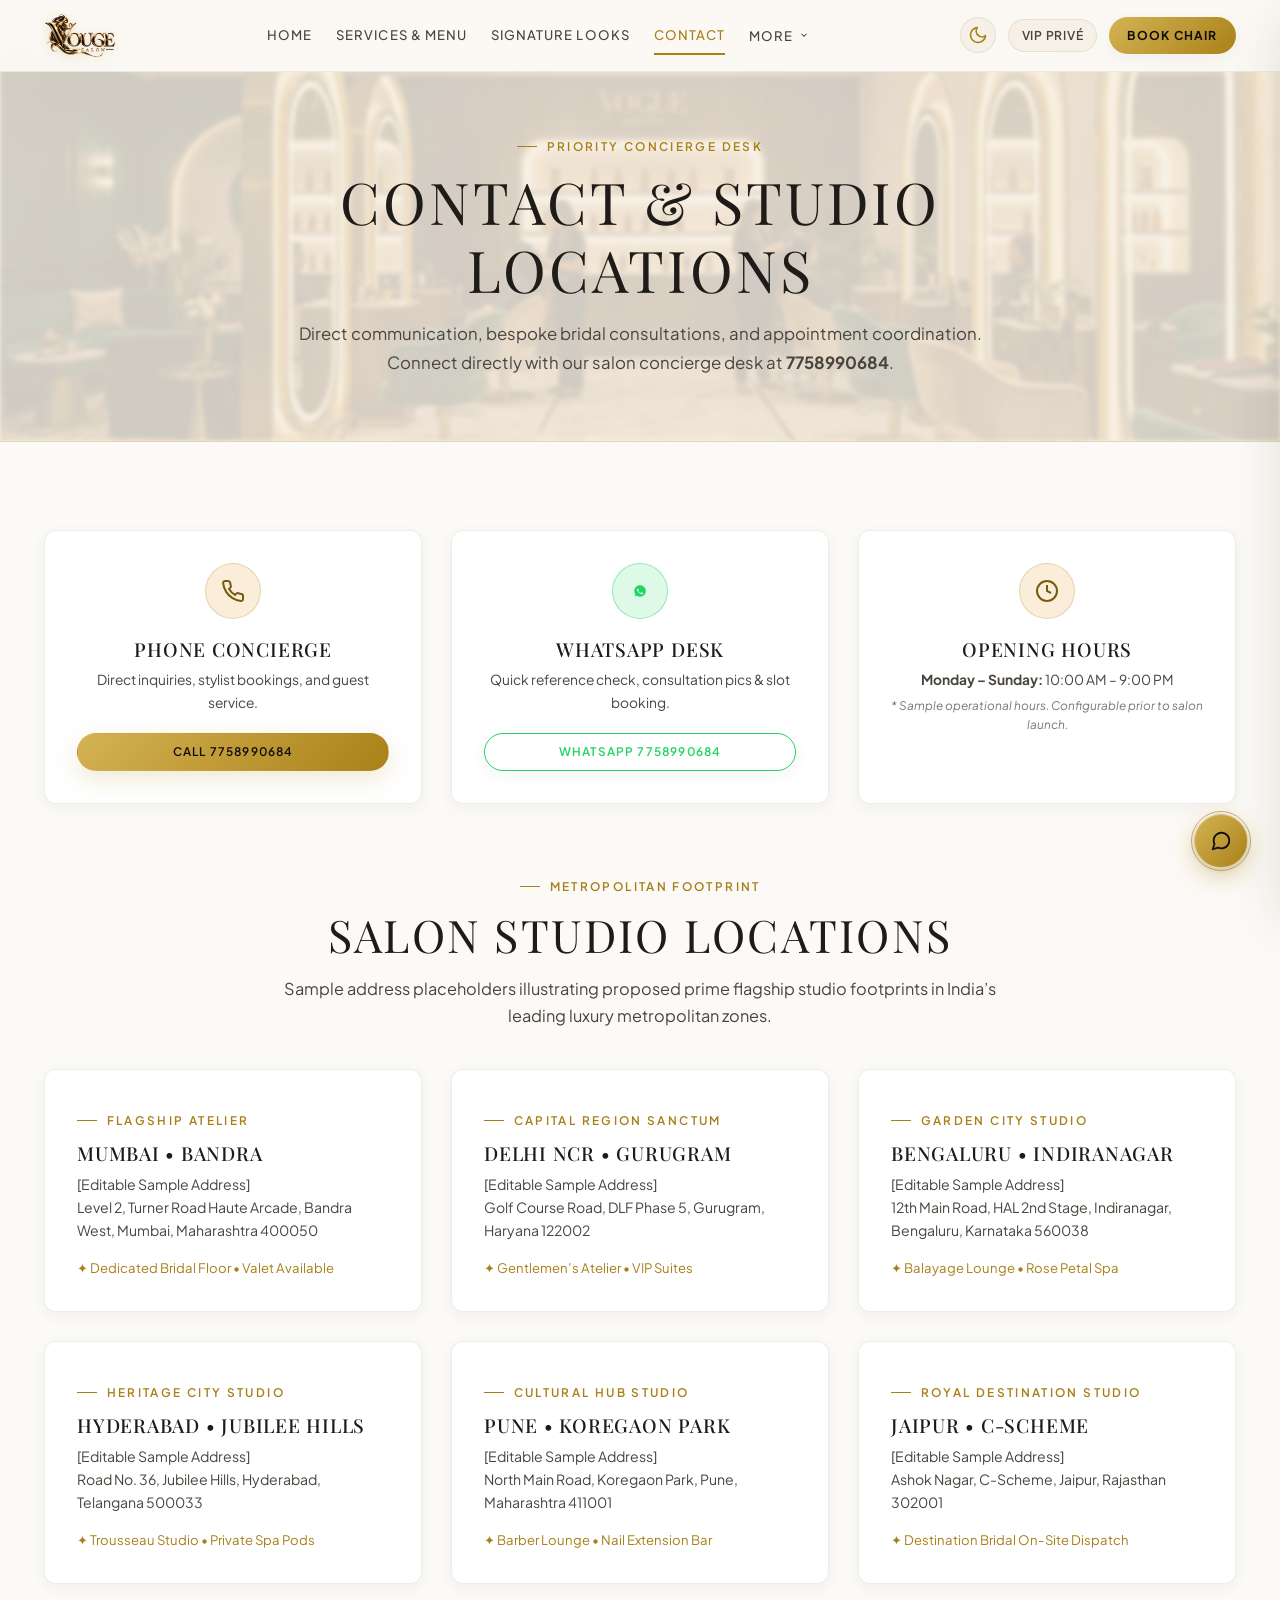
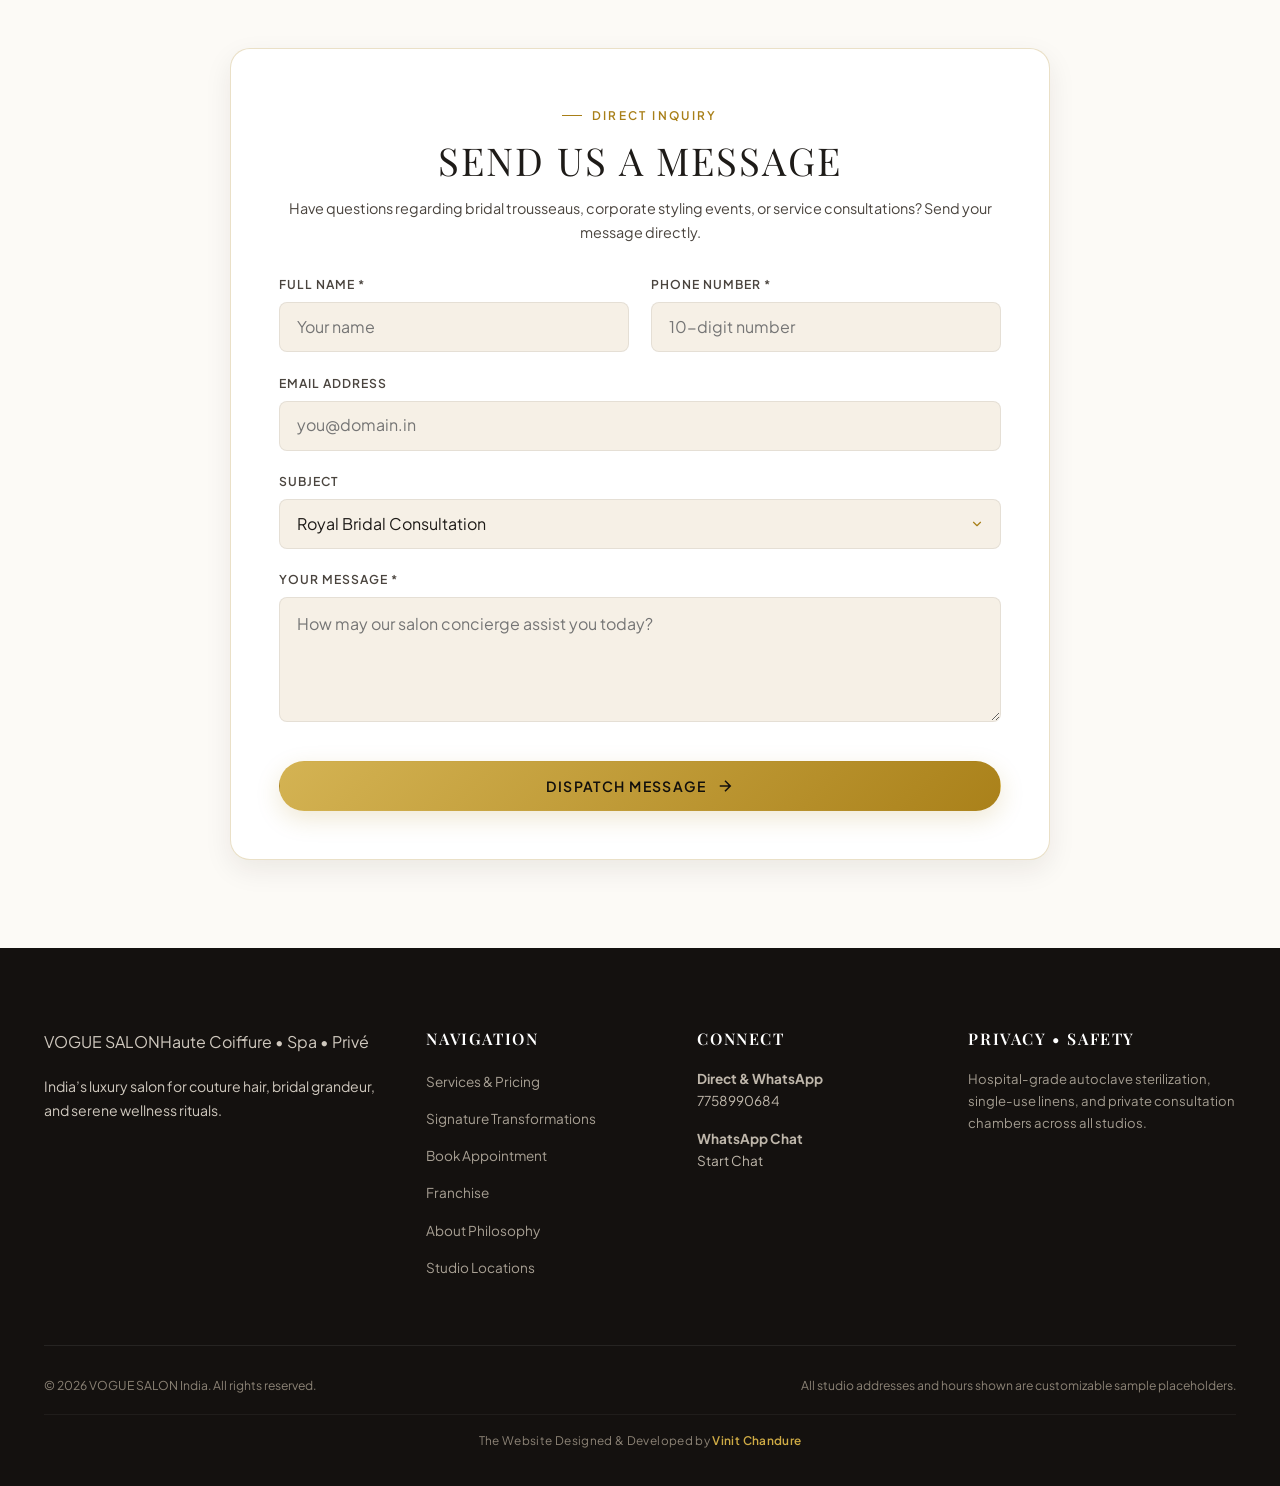
<file: contact.html>
<!DOCTYPE html>
<html lang="en" data-theme="light">
<head>
  <meta charset="UTF-8">
  <meta name="viewport" content="width=device-width, initial-scale=1.0">
  <title>Contact &amp; Studio Locations | VOGUE SALON India</title>
  <meta name="description" content="Connect with VOGUE SALON India. Call or WhatsApp 7758990684. Studio locations, opening hours, and concierge assistance.">
  <link rel="stylesheet" href="assets/css/style.css">
  <link rel="icon" href="data:image/svg+xml,<svg xmlns='http://www.w3.org/2000/svg' viewBox='0 0 100 100'><text y='.9em' font-size='90'>✦</text></svg>">
</head>
<body>

  <!-- SITE HEADER / NAVIGATION -->
  <!-- SITE HEADER / NAVIGATION -->
  <!-- SITE HEADER / NAVIGATION -->
  <header class="site-header">
    <div class="container nav-container">
      <a href="index.html" class="site-logo" aria-label="VOGUE SALON Home">
        <img src="assets/images/logo.png" alt="VOGUE SALON" class="logo-image">
      </a>

      <nav class="nav-center" aria-label="Main Navigation">
        <ul class="nav-menu">
          <li><a href="index.html" class="nav-link">Home</a></li>
          <li><a href="services.html" class="nav-link">Services &amp; Menu</a></li>
          <li><a href="signature-looks.html" class="nav-link">Signature Looks</a></li>
          <li><a href="contact.html" class="nav-link active">Contact</a></li>
          <li class="nav-item-dropdown">
            <button class="nav-link nav-dropdown-btn" aria-expanded="false" aria-haspopup="true">
              <span>More</span>
              <svg class="dropdown-chevron" width="10" height="10" viewBox="0 0 24 24" fill="none" stroke="currentColor" stroke-width="2.5"><polyline points="6 9 12 15 18 9"></polyline></svg>
            </button>
            <ul class="nav-dropdown-menu">
              <li><a href="about.html" class="nav-dropdown-link">About Atelier</a></li>
              <li><a href="franchise.html" class="nav-dropdown-link">Franchise &amp; Expansion</a></li>
            </ul>
          </li>
        </ul>
      </nav>

      <div class="nav-actions">
        <button id="themeToggleBtn" class="theme-toggle-btn" aria-label="Toggle Light/Dark Theme" title="Toggle Light/Dark Theme"></button>
        <button class="auth-nav-btn" data-auth-open aria-label="VIP Sign In">VIP Privé</button>
        <a href="booking.html" class="btn-book-nav">Book Chair</a>
        <button class="mobile-nav-toggle" aria-label="Toggle navigation menu" aria-expanded="false">
          <span></span><span></span><span></span>
        </button>
      </div>
    </div>
  </header>

  <!-- Mobile Off-Canvas Drawer -->
  <div class="mobile-drawer-overlay" id="mobileDrawerOverlay"></div>
  <aside class="mobile-drawer" id="mobileDrawer" aria-label="Mobile Navigation Menu">
    <div class="mobile-drawer-top">
      <a href="index.html" class="mobile-drawer-brand">
        <img src="assets/images/logo.png" alt="VOGUE SALON" style="height: 42px; width: auto;">
      </a>
      <button class="mobile-drawer-close" id="mobileDrawerClose" aria-label="Close navigation menu">&times;</button>
    </div>
    <ul class="mobile-drawer-links">
      <li><a href="index.html" class="mobile-nav-link">Home</a></li>
      <li><a href="services.html" class="mobile-nav-link">Services &amp; Menu</a></li>
      <li><a href="signature-looks.html" class="mobile-nav-link">Signature Looks</a></li>
      <li><a href="booking.html" class="mobile-nav-link">Book Appointment</a></li>
      <li><a href="franchise.html" class="mobile-nav-link">Franchise Opportunities</a></li>
      <li><a href="about.html" class="mobile-nav-link">About Atelier</a></li>
      <li><a href="contact.html" class="mobile-nav-link active">Contact &amp; Locations</a></li>
    </ul>
    <div class="mobile-drawer-footer">
      <a href="booking.html" class="btn btn-primary" style="width: 100%; text-align: center;">Book Chair</a>
      <a href="https://wa.me/917758990684?text=Hello%20VOGUE%20SALON,%20I%20would%20like%20to%20inquire%20about%20a%20luxury%20appointment." target="_blank" rel="noopener noreferrer" class="btn btn-plum" style="width: 100%; text-align: center; margin-top: 0.6rem;">WhatsApp: 7758990684</a>
    </div>
  </aside>

  <main id="main-content">
    <!-- PAGE HEADER -->
    <section style="position: relative; padding: calc(var(--nav-height) + 3.5rem) 0 4rem; background: var(--bg-secondary); overflow: hidden; border-bottom: 1px solid var(--border-light);">
      <div style="position: absolute; inset: 0; opacity: 0.15; z-index: 1;">
        <img src="assets/images/salon-interior.jpg" alt="VOGUE SALON Concierge" style="width: 100%; height: 100%; object-fit: cover; filter: blur(2px);">
      </div>

      <div class="container" style="position: relative; z-index: 3; text-align: center; max-width: 800px;">
        <span class="editorial-tag">Priority Concierge Desk</span>
        <h1 class="editorial-title" style="margin-bottom: 1rem;">
          CONTACT &amp; STUDIO LOCATIONS
        </h1>
        <p style="color: var(--text-secondary); font-size: 1.05rem; line-height: 1.7;">
          Direct communication, bespoke bridal consultations, and appointment coordination. Connect directly with our salon concierge desk at <strong>7758990684</strong>.
        </p>
      </div>
    </section>

    <!-- CORE CONTACT CHANNELS -->
    <section class="section">
      <div class="container">
        <div style="display: grid; grid-template-columns: repeat(auto-fit, minmax(280px, 1fr)); gap: 1.8rem; margin-bottom: 4rem;">
          
          <!-- Direct Phone -->
          <div class="editorial-card" style="text-align: center;">
            <div style="width: 56px; height: 56px; border-radius: 50%; background: var(--champagne); color: var(--gold-dark); display: flex; align-items: center; justify-content: center; margin: 0 auto 1.2rem; border: 1px solid var(--border-light);">
              <svg width="24" height="24" viewBox="0 0 24 24" fill="none" stroke="currentColor" stroke-width="2"><path d="M22 16.92v3a2 2 0 0 1-2.18 2 19.79 19.79 0 0 1-8.63-3.07 19.5 19.5 0 0 1-6-6 19.79 19.79 0 0 1-3.07-8.67A2 2 0 0 1 4.11 2h3a2 2 0 0 1 2 1.72 12.84 12.84 0 0 0 .7 2.81 2 2 0 0 1-.45 2.11L8.09 9.91a16 16 0 0 0 6 6l1.27-1.27a2 2 0 0 1 2.11-.45 12.84 12.84 0 0 0 2.81.7A2 2 0 0 1 22 16.92z"/></svg>
            </div>
            <h3 style="font-size: 1.2rem; margin-bottom: 0.4rem;">PHONE CONCIERGE</h3>
            <p style="font-size: 0.86rem; color: var(--text-secondary); margin-bottom: 1.2rem;">Direct inquiries, stylist bookings, and guest service.</p>
            <a href="tel:7758990684" class="btn btn-primary btn-sm" style="width: 100%;">Call 7758990684</a>
          </div>

          <!-- WhatsApp Line -->
          <div class="editorial-card" style="text-align: center;">
            <div style="width: 56px; height: 56px; border-radius: 50%; background: rgba(37, 211, 102, 0.15); color: #25d366; display: flex; align-items: center; justify-content: center; margin: 0 auto 1.2rem; border: 1px solid rgba(37, 211, 102, 0.4);">
              <svg width="24" height="24" viewBox="0 0 24 24" fill="currentColor"><path d="M12.031 6.172c-3.181 0-5.767 2.586-5.768 5.766-.001 1.298.38 2.27 1.019 3.287l-.582 2.128 2.182-.573c.978.58 1.911.928 3.145.929 3.178 0 5.767-2.587 5.768-5.766.001-3.187-2.575-5.77-5.764-5.771zm3.392 8.244c-.144.405-.837.774-1.17.824-.312.045-.634.04-1.29-.191-.715-.251-1.637-.887-2.343-1.602-.705-.715-1.259-1.573-1.493-2.271-.166-.497-.035-.863.155-1.115.112-.149.261-.282.394-.282.133 0 .225.006.326.024.111.02.247-.076.368.216.126.305.433 1.054.471 1.13.038.077.063.167.013.267-.05.101-.075.163-.15.25-.075.088-.158.196-.226.264-.075.076-.153.159-.066.309.088.149.388.641.834 1.038.574.512 1.057.67 1.207.745.15.075.238.063.326-.038.088-.101.376-.438.476-.589.1-.15.201-.126.339-.076.138.05.877.414 1.028.489.15.076.251.114.288.177.038.064.038.368-.106.773z"/></svg>
            </div>
            <h3 style="font-size: 1.2rem; margin-bottom: 0.4rem;">WHATSAPP DESK</h3>
            <p style="font-size: 0.86rem; color: var(--text-secondary); margin-bottom: 1.2rem;">Quick reference check, consultation pics &amp; slot booking.</p>
            <a href="https://wa.me/917758990684" target="_blank" rel="noopener noreferrer" class="btn btn-secondary btn-sm" style="width: 100%; border-color: #25d366; color: #25d366;">WhatsApp 7758990684</a>
          </div>

          <!-- Studio Timings -->
          <div class="editorial-card" style="text-align: center;">
            <div style="width: 56px; height: 56px; border-radius: 50%; background: var(--champagne); color: var(--gold-dark); display: flex; align-items: center; justify-content: center; margin: 0 auto 1.2rem; border: 1px solid var(--border-light);">
              <svg width="24" height="24" viewBox="0 0 24 24" fill="none" stroke="currentColor" stroke-width="2"><circle cx="12" cy="12" r="10"/><polyline points="12 6 12 12 16 14"/></svg>
            </div>
            <h3 style="font-size: 1.2rem; margin-bottom: 0.4rem;">OPENING HOURS</h3>
            <p style="font-size: 0.86rem; color: var(--text-secondary); margin-bottom: 0.3rem;"><strong>Monday – Sunday:</strong> 10:00 AM – 9:00 PM</p>
            <p style="font-size: 0.74rem; color: var(--text-muted); font-style: italic;">* Sample operational hours. Configurable prior to salon launch.</p>
          </div>

        </div>

        <!-- STUDIO LOCATION DIRECTORY (6 CITIES EDITABLE SAMPLE PLACEHOLDERS) -->
        <div class="section-header" style="margin-bottom: 2.5rem;">
          <span class="editorial-tag">Metropolitan Footprint</span>
          <h2 class="editorial-title" style="font-size: clamp(2rem, 3.5vw, 2.8rem);">
            SALON STUDIO LOCATIONS
          </h2>
          <p>
            Sample address placeholders illustrating proposed prime flagship studio footprints in India’s leading luxury metropolitan zones.
          </p>
        </div>

        <div style="display: grid; grid-template-columns: repeat(auto-fit, minmax(320px, 1fr)); gap: 1.8rem; margin-bottom: 4rem;">
          
          <div class="editorial-card">
            <span class="editorial-tag">Flagship Atelier</span>
            <h3 style="font-size: 1.2rem; margin-bottom: 0.5rem;">MUMBAI &bull; BANDRA</h3>
            <p style="font-size: 0.88rem; color: var(--text-secondary); line-height: 1.6; margin-bottom: 1rem;">
              [Editable Sample Address]<br>
              Level 2, Turner Road Haute Arcade, Bandra West, Mumbai, Maharashtra 400050
            </p>
            <p style="font-size: 0.82rem; color: var(--gold-primary);">✦ Dedicated Bridal Floor &bull; Valet Available</p>
          </div>

          <div class="editorial-card">
            <span class="editorial-tag">Capital Region Sanctum</span>
            <h3 style="font-size: 1.2rem; margin-bottom: 0.5rem;">DELHI NCR &bull; GURUGRAM</h3>
            <p style="font-size: 0.88rem; color: var(--text-secondary); line-height: 1.6; margin-bottom: 1rem;">
              [Editable Sample Address]<br>
              Golf Course Road, DLF Phase 5, Gurugram, Haryana 122002
            </p>
            <p style="font-size: 0.82rem; color: var(--gold-primary);">✦ Gentlemen’s Atelier &bull; VIP Suites</p>
          </div>

          <div class="editorial-card">
            <span class="editorial-tag">Garden City Studio</span>
            <h3 style="font-size: 1.2rem; margin-bottom: 0.5rem;">BENGALURU &bull; INDIRANAGAR</h3>
            <p style="font-size: 0.88rem; color: var(--text-secondary); line-height: 1.6; margin-bottom: 1rem;">
              [Editable Sample Address]<br>
              12th Main Road, HAL 2nd Stage, Indiranagar, Bengaluru, Karnataka 560038
            </p>
            <p style="font-size: 0.82rem; color: var(--gold-primary);">✦ Balayage Lounge &bull; Rose Petal Spa</p>
          </div>

          <div class="editorial-card">
            <span class="editorial-tag">Heritage City Studio</span>
            <h3 style="font-size: 1.2rem; margin-bottom: 0.5rem;">HYDERABAD &bull; JUBILEE HILLS</h3>
            <p style="font-size: 0.88rem; color: var(--text-secondary); line-height: 1.6; margin-bottom: 1rem;">
              [Editable Sample Address]<br>
              Road No. 36, Jubilee Hills, Hyderabad, Telangana 500033
            </p>
            <p style="font-size: 0.82rem; color: var(--gold-primary);">✦ Trousseau Studio &bull; Private Spa Pods</p>
          </div>

          <div class="editorial-card">
            <span class="editorial-tag">Cultural Hub Studio</span>
            <h3 style="font-size: 1.2rem; margin-bottom: 0.5rem;">PUNE &bull; KOREGAON PARK</h3>
            <p style="font-size: 0.88rem; color: var(--text-secondary); line-height: 1.6; margin-bottom: 1rem;">
              [Editable Sample Address]<br>
              North Main Road, Koregaon Park, Pune, Maharashtra 411001
            </p>
            <p style="font-size: 0.82rem; color: var(--gold-primary);">✦ Barber Lounge &bull; Nail Extension Bar</p>
          </div>

          <div class="editorial-card">
            <span class="editorial-tag">Royal Destination Studio</span>
            <h3 style="font-size: 1.2rem; margin-bottom: 0.5rem;">JAIPUR &bull; C-SCHEME</h3>
            <p style="font-size: 0.88rem; color: var(--text-secondary); line-height: 1.6; margin-bottom: 1rem;">
              [Editable Sample Address]<br>
              Ashok Nagar, C-Scheme, Jaipur, Rajasthan 302001
            </p>
            <p style="font-size: 0.82rem; color: var(--gold-primary);">✦ Destination Bridal On-Site Dispatch</p>
          </div>

        </div>

        <!-- CONTACT MESSAGE FORM -->
        <div class="form-card" style="max-width: 820px; margin: 0 auto;">
          <div class="section-header" style="margin-bottom: 2rem;">
            <span class="editorial-tag">Direct Inquiry</span>
            <h2 class="editorial-title" style="font-size: clamp(1.8rem, 3vw, 2.4rem);">
              SEND US A MESSAGE
            </h2>
            <p style="font-size: 0.9rem;">
              Have questions regarding bridal trousseaus, corporate styling events, or service consultations? Send your message directly.
            </p>
          </div>

          <form id="contactMessageForm" onsubmit="event.preventDefault(); showToast('Thank you! Your message has been received. Our concierge will contact you via phone or WhatsApp at 7758990684.'); this.reset();">
            <div class="form-grid">
              <div class="form-group">
                <label for="contactName" class="form-label">Full Name *</label>
                <input type="text" id="contactName" class="form-control" placeholder="Your name" required>
              </div>

              <div class="form-group">
                <label for="contactPhone" class="form-label">Phone Number *</label>
                <input type="tel" id="contactPhone" class="form-control" placeholder="10-digit number" required>
              </div>

              <div class="form-group full-width">
                <label for="contactEmail" class="form-label">Email Address</label>
                <input type="email" id="contactEmail" class="form-control" placeholder="you@domain.in">
              </div>

              <div class="form-group full-width">
                <label for="contactSubject" class="form-label">Subject</label>
                <select id="contactSubject" class="form-control">
                  <option value="Bridal Consultation">Royal Bridal Consultation</option>
                  <option value="Hair Transformation">Hair Colour &amp; Balayage</option>
                  <option value="Corporate Grooming">Corporate / Event Styling</option>
                  <option value="Franchise">Franchise Partnership</option>
                  <option value="General Query">General Concierge Query</option>
                </select>
              </div>

              <div class="form-group full-width">
                <label for="contactMessage" class="form-label">Your Message *</label>
                <textarea id="contactMessage" class="form-control" rows="4" placeholder="How may our salon concierge assist you today?" required></textarea>
              </div>

              <div class="form-group full-width" style="margin-top: 1rem;">
                <button type="submit" class="btn btn-primary btn-lg" style="width: 100%;">
                  <span>Dispatch Message</span>
                  <svg width="18" height="18" viewBox="0 0 24 24" fill="none" stroke="currentColor" stroke-width="2"><path d="M5 12h14M12 5l7 7-7 7"/></svg>
                </button>
              </div>
            </div>
          </form>
        </div>

      </div>
    </section>
  </main>

  <!-- VIP SIGN IN / CLIENT PORTAL MODAL -->
  <dialog id="authModal" class="custom-modal" aria-labelledby="authModalTitle">
    <div class="modal-header">
      <h3 id="authModalTitle" style="font-size: 1.3rem;">
        VIP PRIVÉ PORTAL
      </h3>
      <button id="closeAuthModal" class="modal-close-btn" aria-label="Close VIP Portal">&times;</button>
    </div>
    <form id="clientAuthForm">
      <div class="form-group" style="margin-bottom: 1.2rem;">
        <label for="authIdentifier" class="form-label">Phone Number or VIP Email</label>
        <input type="text" id="authIdentifier" class="form-control" placeholder="+91 98765 43210 or vip@client.in" required>
      </div>
      <div class="form-group" style="margin-bottom: 1.5rem;">
        <label for="authPin" class="form-label">4-Digit Security PIN or OTP</label>
        <input type="password" id="authPin" class="form-control" placeholder="••••" maxlength="6">
      </div>
      <button type="submit" class="btn btn-primary" style="width: 100%;">Sign In to VIP Privé</button>
      <div id="authStatusMessage"></div>
    </form>
  </dialog>

  <!-- FLOATING CONCIERGE CONTACT WIDGET -->
  <div class="floating-contact-widget" id="floatingContactWidget">
    <!-- Popover Menu -->
    <div class="floating-contact-menu" id="floatingContactMenu" role="dialog" aria-modal="false" aria-label="Contact VOGUE SALON" hidden>
      <div class="floating-menu-header">
        <span class="floating-menu-title">Salon Concierge</span>
        <span class="floating-menu-status"><span class="status-dot"></span> Available 10am–9pm</span>
      </div>
      <div class="floating-menu-items">
        <a href="https://wa.me/917758990684" target="_blank" rel="noopener noreferrer" class="floating-menu-item item-whatsapp" aria-label="WhatsApp 7758990684">
          <div class="item-icon-wrap whatsapp-icon-wrap">
            <svg width="22" height="22" viewBox="0 0 24 24" fill="currentColor" aria-hidden="true">
              <path d="M17.472 14.382c-.297-.149-1.758-.867-2.03-.967-.273-.099-.471-.148-.67.15-.197.297-.767.966-.94 1.164-.173.199-.347.223-.644.075-.297-.15-1.255-.463-2.39-1.475-.883-.788-1.48-1.761-1.653-2.059-.173-.297-.018-.458.13-.606.134-.133.298-.347.446-.52.149-.174.198-.298.298-.497.099-.198.05-.371-.025-.52-.075-.149-.669-1.612-.916-2.207-.242-.579-.487-.5-.669-.51-.173-.008-.371-.01-.57-.01-.198 0-.52.074-.792.372-.272.297-1.04 1.016-1.04 2.479 0 1.462 1.065 2.875 1.213 3.074.149.198 2.096 3.2 5.077 4.487.709.306 1.262.489 1.694.625.712.227 1.36.195 1.871.118.571-.085 1.758-.719 2.006-1.413.248-.694.248-1.289.173-1.413-.074-.124-.272-.198-.57-.347m-5.421 7.403h-.004a9.87 9.87 0 01-5.031-1.378l-.361-.214-3.741.982.998-3.648-.235-.374a9.86 9.86 0 01-1.51-5.26c.001-5.45 4.436-9.884 9.888-9.884 2.64 0 5.122 1.03 6.988 2.898a9.825 9.825 0 012.893 6.994c-.003 5.45-4.437 9.884-9.885 9.884m8.413-18.297A11.815 11.815 0 0012.05 0C5.495 0 .16 5.335.157 11.892c0 2.096.547 4.142 1.588 5.945L.05 24l6.305-1.654a11.882 11.882 0 005.683 1.448h.005c6.554 0 11.89-5.335 11.893-11.893a11.821 11.821 0 00-3.48-8.413z"/>
            </svg>
          </div>
          <div class="item-text-wrap">
            <span class="item-label">WhatsApp 7758990684</span>
            <span class="item-sub">Instant chat &amp; consultations</span>
          </div>
          <svg class="item-arrow" width="16" height="16" viewBox="0 0 24 24" fill="none" stroke="currentColor" stroke-width="2" aria-hidden="true"><path d="M5 12h14M12 5l7 7-7 7"/></svg>
        </a>

        <a href="tel:7758990684" class="floating-menu-item item-phone" aria-label="Call 7758990684">
          <div class="item-icon-wrap phone-icon-wrap">
            <svg width="20" height="20" viewBox="0 0 24 24" fill="none" stroke="currentColor" stroke-width="2" stroke-linecap="round" stroke-linejoin="round" aria-hidden="true">
              <path d="M22 16.92v3a2 2 0 0 1-2.18 2 19.79 19.79 0 0 1-8.63-3.07 19.5 19.5 0 0 1-6-6 19.79 19.79 0 0 1-3.07-8.67A2 2 0 0 1 4.11 2h3a2 2 0 0 1 2 1.72 12.84 12.84 0 0 0 .7 2.81 2 2 0 0 1-.45 2.11L8.09 9.91a16 16 0 0 0 6 6l1.27-1.27a2 2 0 0 1 2.11-.45 12.84 12.84 0 0 0 2.81.7A2 2 0 0 1 22 16.92z"></path>
            </svg>
          </div>
          <div class="item-text-wrap">
            <span class="item-label">Call 7758990684</span>
            <span class="item-sub">Direct atelier front desk</span>
          </div>
          <svg class="item-arrow" width="16" height="16" viewBox="0 0 24 24" fill="none" stroke="currentColor" stroke-width="2" aria-hidden="true"><path d="M5 12h14M12 5l7 7-7 7"/></svg>
        </a>
      </div>
    </div>

    <!-- Main Trigger Button -->
    <button type="button" class="floating-trigger-btn" id="floatingContactTrigger" aria-expanded="false" aria-controls="floatingContactMenu" aria-label="Contact VOGUE SALON" title="Contact VOGUE SALON">
      <span class="trigger-icon trigger-icon-closed">
        <svg width="22" height="22" viewBox="0 0 24 24" fill="none" stroke="currentColor" stroke-width="2" stroke-linecap="round" stroke-linejoin="round" aria-hidden="true">
          <path d="M21 11.5a8.38 8.38 0 0 1-.9 3.8 8.5 8.5 0 0 1-7.6 4.7 8.38 8.38 0 0 1-3.8-.9L3 21l1.9-5.7a8.38 8.38 0 0 1-.9-3.8 8.5 8.5 0 0 1 4.7-7.6 8.38 8.38 0 0 1 3.8-.9h.5a8.48 8.48 0 0 1 8 8v.5z"></path>
        </svg>
      </span>
      <span class="trigger-icon trigger-icon-opened">
        <svg width="20" height="20" viewBox="0 0 24 24" fill="none" stroke="currentColor" stroke-width="2.2" stroke-linecap="round" stroke-linejoin="round" aria-hidden="true">
          <line x1="18" y1="6" x2="6" y2="18"></line>
          <line x1="6" y1="6" x2="18" y2="18"></line>
        </svg>
      </span>
      <span class="trigger-pulse" aria-hidden="true"></span>
    </button>
  </div>

  <!-- SITE FOOTER -->
  <footer class="site-footer">
    <div class="container">
      <div class="footer-grid">
        <div class="footer-col">
          <a href="index.html" class="brand-logo" style="margin-bottom: 1.2rem;">
            <span class="logo-main">VOGUE SALON</span>
            <span class="logo-sub">Haute Coiffure &bull; Spa &bull; Privé</span>
          </a>
          <p style="font-size: 0.88rem; line-height: 1.7;">
            India’s luxury salon for couture hair, bridal grandeur, and serene wellness rituals.
          </p>
        </div>
        <div class="footer-col">
          <h4>NAVIGATION</h4>
          <ul class="footer-links">
            <li><a href="services.html">Services &amp; Pricing</a></li>
            <li><a href="signature-looks.html">Signature Transformations</a></li>
            <li><a href="booking.html">Book Appointment</a></li>
            <li><a href="franchise.html">Franchise</a></li>
            <li><a href="about.html">About Philosophy</a></li>
            <li><a href="contact.html">Studio Locations</a></li>
          </ul>
        </div>
        <div class="footer-col">
          <h4>CONNECT</h4>
          <div class="footer-contact-item">
            <div><strong>Direct &amp; WhatsApp</strong><br><a href="tel:7758990684">7758990684</a></div>
          </div>
          <div class="footer-contact-item">
            <div><strong>WhatsApp Chat</strong><br><a href="https://wa.me/917758990684">Start Chat</a></div>
          </div>
        </div>
        <div class="footer-col">
          <h4>PRIVACY &bull; SAFETY</h4>
          <p style="font-size: 0.82rem; color: #a39c90;">
            Hospital-grade autoclave sterilization, single-use linens, and private consultation chambers across all studios.
          </p>
        </div>
      </div>
      <div class="footer-bottom">
        <div>&copy; 2026 VOGUE SALON India. All rights reserved.</div>
        <div>All studio addresses and hours shown are customizable sample placeholders.</div>
      </div>
      <div class="footer-credit">
        The Website Designed &amp; Developed by <a href="tel:+918624990684" class="footer-credit-link">Vinit Chandure</a>
      </div>
    </div>
  </footer>

  <script src="assets/js/main.js"></script>
</body>
</html>
</file>
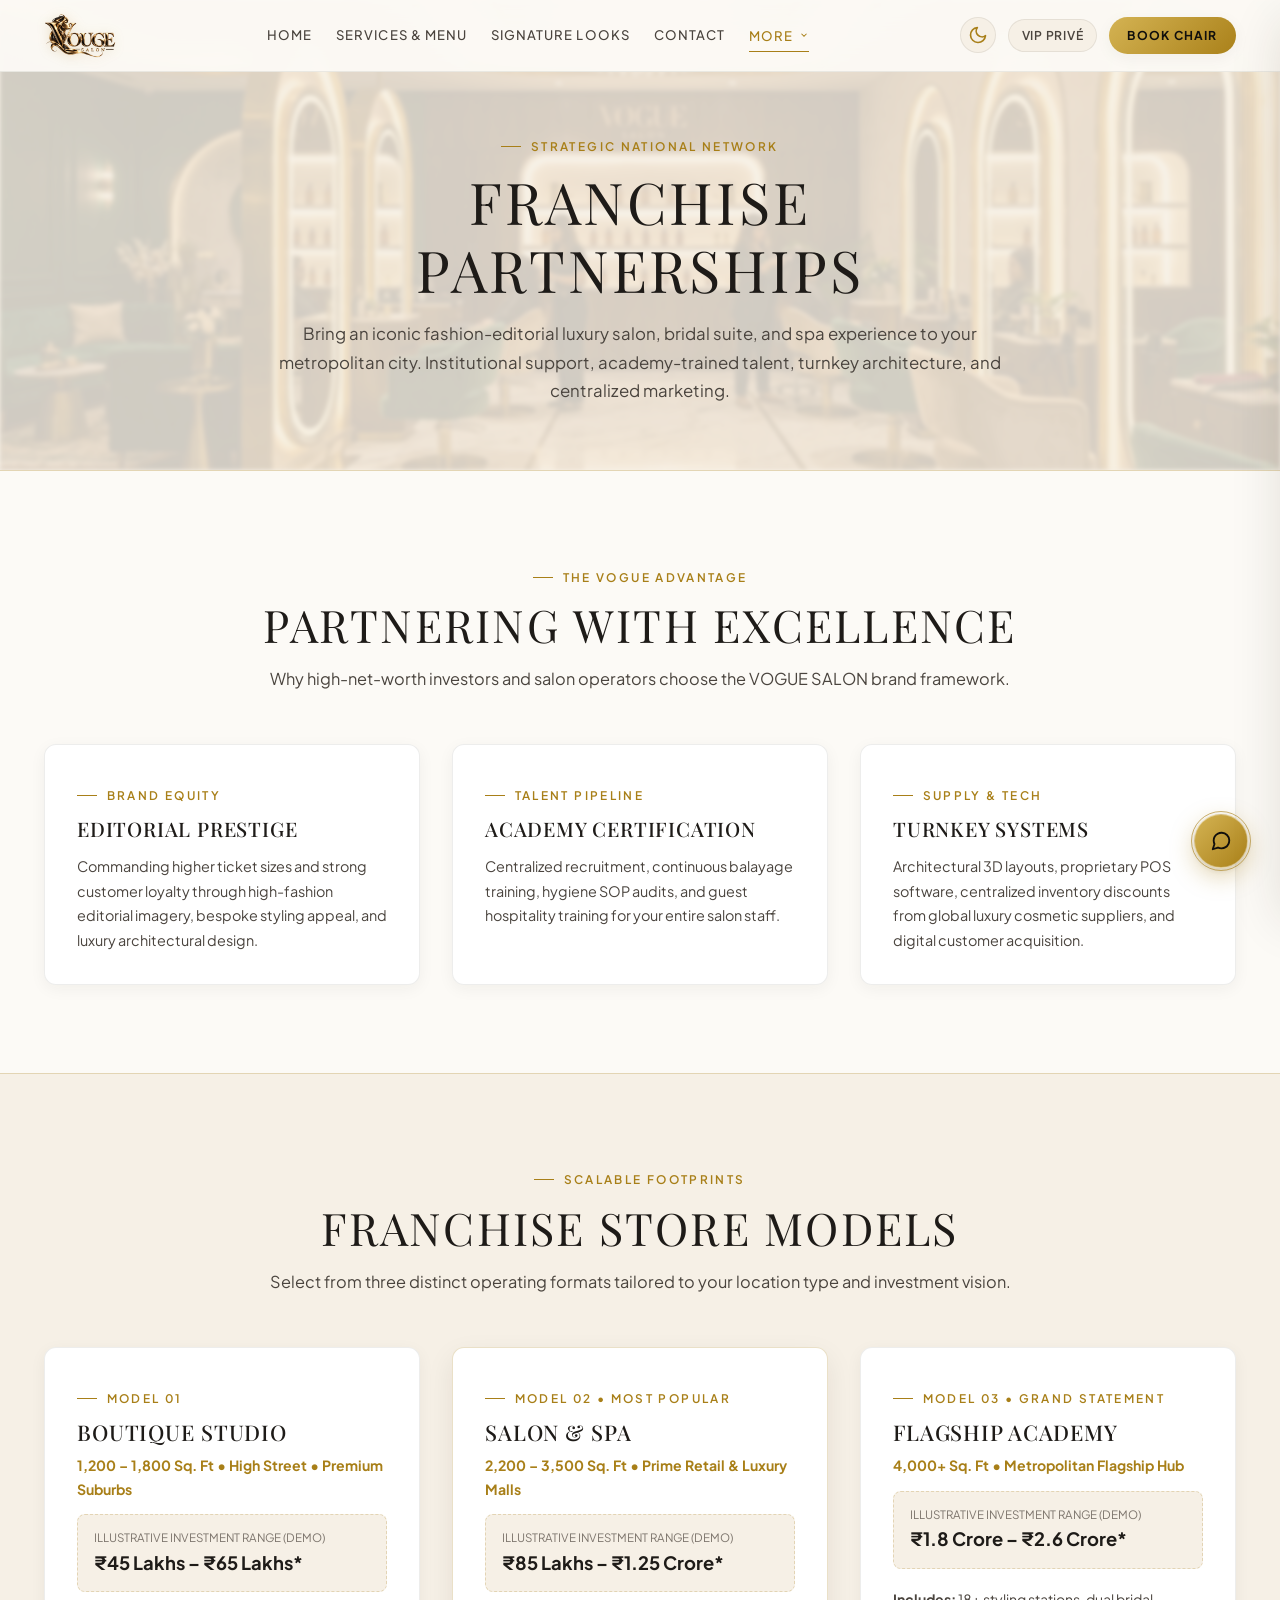
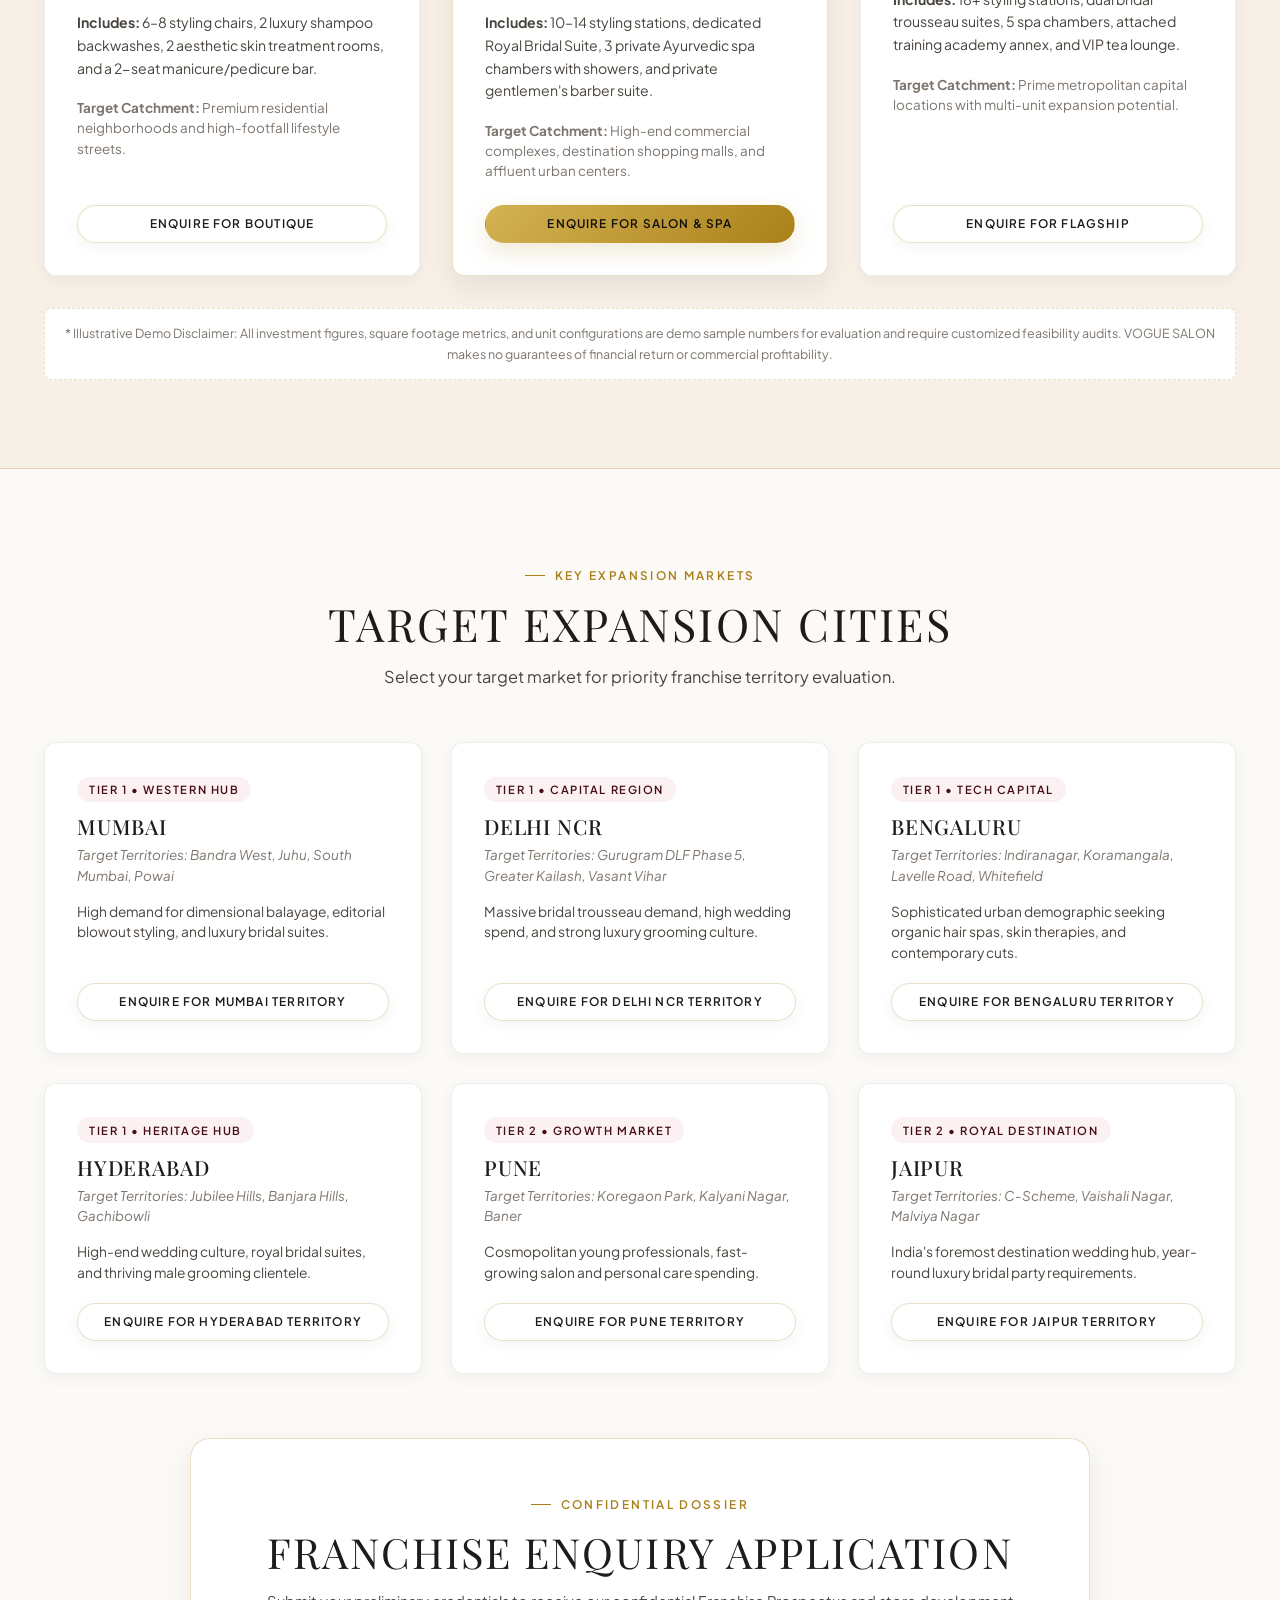
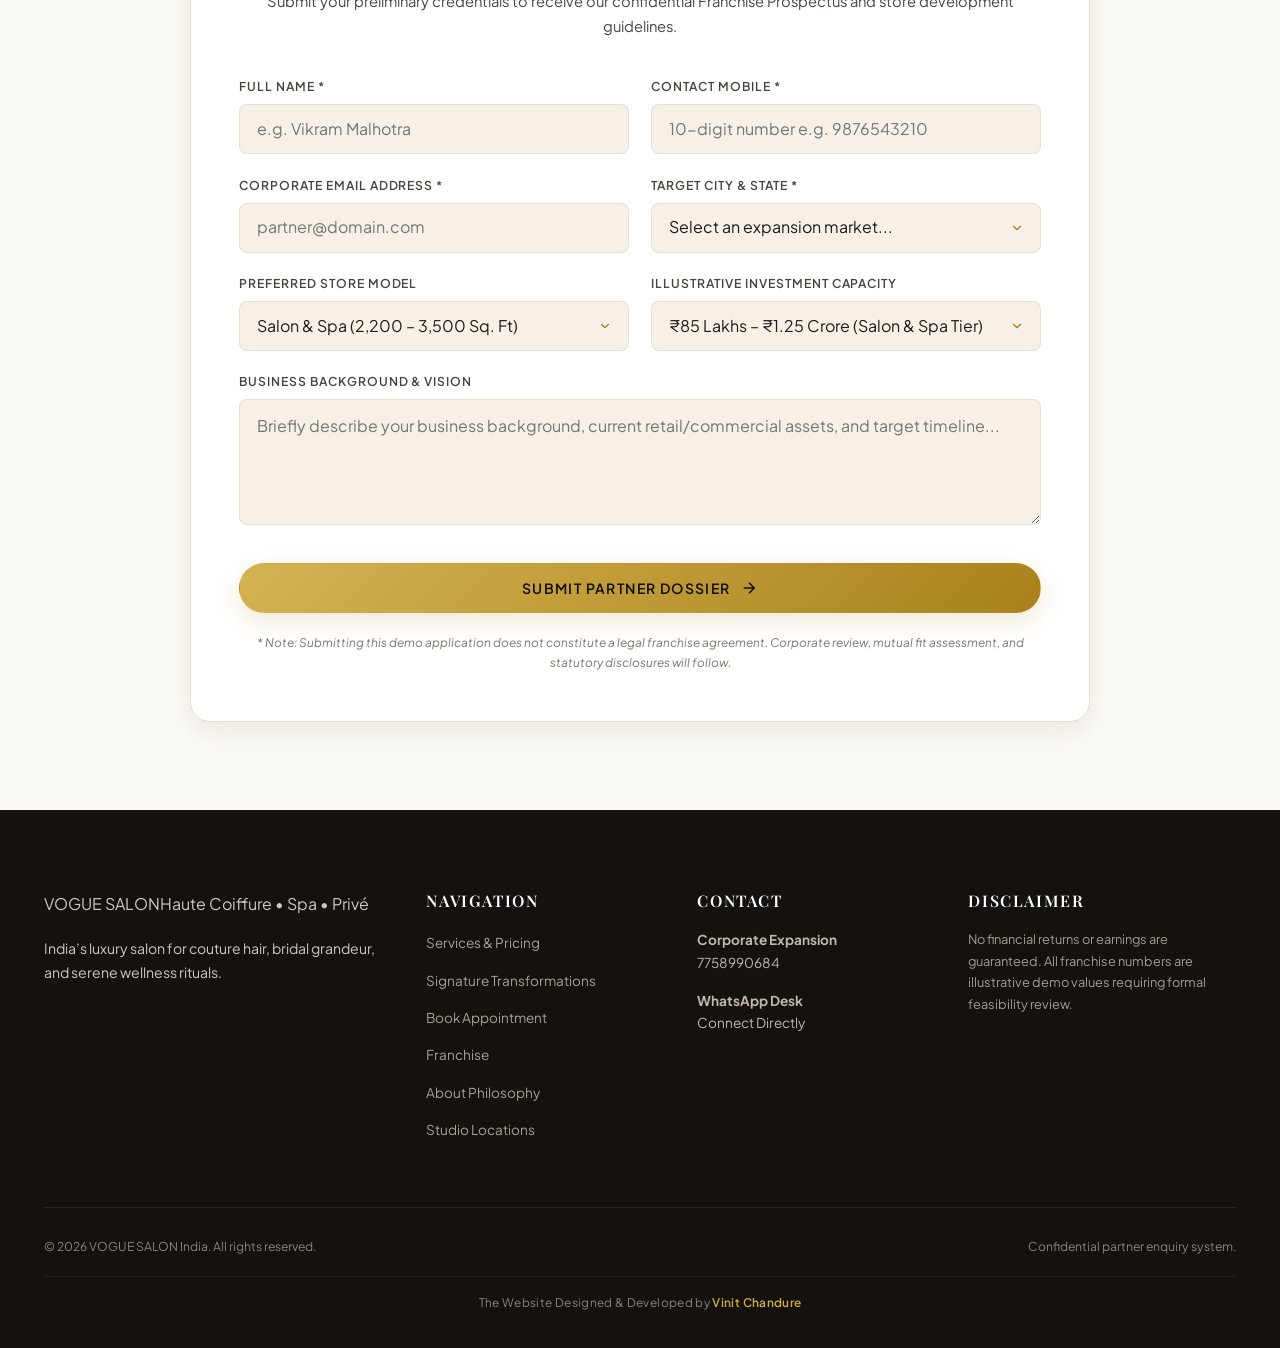
<file: franchise.html>
<!DOCTYPE html>
<html lang="en" data-theme="light">
<head>
  <meta charset="UTF-8">
  <meta name="viewport" content="width=device-width, initial-scale=1.0">
  <title>Franchise Partnership Opportunities | VOGUE SALON India</title>
  <meta name="description" content="Partner with VOGUE SALON. High-growth luxury salon and spa franchise opportunities across Mumbai, Delhi, Bengaluru, Hyderabad, Pune, and Jaipur. Call 7758990684.">
  <link rel="stylesheet" href="assets/css/style.css">
  <link rel="icon" href="data:image/svg+xml,<svg xmlns='http://www.w3.org/2000/svg' viewBox='0 0 100 100'><text y='.9em' font-size='90'>✦</text></svg>">
</head>
<body>

  <!-- SITE HEADER / NAVIGATION -->
  <!-- SITE HEADER / NAVIGATION -->
  <!-- SITE HEADER / NAVIGATION -->
  <header class="site-header">
    <div class="container nav-container">
      <a href="index.html" class="site-logo" aria-label="VOGUE SALON Home">
        <img src="assets/images/logo.png" alt="VOGUE SALON" class="logo-image">
      </a>

      <nav class="nav-center" aria-label="Main Navigation">
        <ul class="nav-menu">
          <li><a href="index.html" class="nav-link">Home</a></li>
          <li><a href="services.html" class="nav-link">Services &amp; Menu</a></li>
          <li><a href="signature-looks.html" class="nav-link">Signature Looks</a></li>
          <li><a href="contact.html" class="nav-link">Contact</a></li>
          <li class="nav-item-dropdown">
            <button class="nav-link nav-dropdown-btn active" aria-expanded="false" aria-haspopup="true">
              <span>More</span>
              <svg class="dropdown-chevron" width="10" height="10" viewBox="0 0 24 24" fill="none" stroke="currentColor" stroke-width="2.5"><polyline points="6 9 12 15 18 9"></polyline></svg>
            </button>
            <ul class="nav-dropdown-menu">
              <li><a href="about.html" class="nav-dropdown-link">About Atelier</a></li>
              <li><a href="franchise.html" class="nav-dropdown-link active">Franchise &amp; Expansion</a></li>
            </ul>
          </li>
        </ul>
      </nav>

      <div class="nav-actions">
        <button id="themeToggleBtn" class="theme-toggle-btn" aria-label="Toggle Light/Dark Theme" title="Toggle Light/Dark Theme"></button>
        <button class="auth-nav-btn" data-auth-open aria-label="VIP Sign In">VIP Privé</button>
        <a href="booking.html" class="btn-book-nav">Book Chair</a>
        <button class="mobile-nav-toggle" aria-label="Toggle navigation menu" aria-expanded="false">
          <span></span><span></span><span></span>
        </button>
      </div>
    </div>
  </header>

  <!-- Mobile Off-Canvas Drawer -->
  <div class="mobile-drawer-overlay" id="mobileDrawerOverlay"></div>
  <aside class="mobile-drawer" id="mobileDrawer" aria-label="Mobile Navigation Menu">
    <div class="mobile-drawer-top">
      <a href="index.html" class="mobile-drawer-brand">
        <img src="assets/images/logo.png" alt="VOGUE SALON" style="height: 42px; width: auto;">
      </a>
      <button class="mobile-drawer-close" id="mobileDrawerClose" aria-label="Close navigation menu">&times;</button>
    </div>
    <ul class="mobile-drawer-links">
      <li><a href="index.html" class="mobile-nav-link">Home</a></li>
      <li><a href="services.html" class="mobile-nav-link">Services &amp; Menu</a></li>
      <li><a href="signature-looks.html" class="mobile-nav-link">Signature Looks</a></li>
      <li><a href="booking.html" class="mobile-nav-link">Book Appointment</a></li>
      <li><a href="franchise.html" class="mobile-nav-link active">Franchise Opportunities</a></li>
      <li><a href="about.html" class="mobile-nav-link">About Atelier</a></li>
      <li><a href="contact.html" class="mobile-nav-link">Contact &amp; Locations</a></li>
    </ul>
    <div class="mobile-drawer-footer">
      <a href="booking.html" class="btn btn-primary" style="width: 100%; text-align: center;">Book Chair</a>
      <a href="https://wa.me/917758990684?text=Hello%20VOGUE%20SALON,%20I%20would%20like%20to%20inquire%20about%20a%20luxury%20appointment." target="_blank" rel="noopener noreferrer" class="btn btn-plum" style="width: 100%; text-align: center; margin-top: 0.6rem;">WhatsApp: 7758990684</a>
    </div>
  </aside>

  <main id="main-content">
    <!-- PAGE HEADER -->
    <section style="position: relative; padding: calc(var(--nav-height) + 3.5rem) 0 4rem; background: var(--bg-secondary); overflow: hidden; border-bottom: 1px solid var(--border-light);">
      <div style="position: absolute; inset: 0; opacity: 0.15; z-index: 1;">
        <img src="assets/images/salon-interior.jpg" alt="VOGUE SALON Interior Architecture" style="width: 100%; height: 100%; object-fit: cover; filter: blur(2px);">
      </div>

      <div class="container" style="position: relative; z-index: 3; text-align: center; max-width: 820px;">
        <span class="editorial-tag">Strategic National Network</span>
        <h1 class="editorial-title" style="margin-bottom: 1rem;">
          FRANCHISE PARTNERSHIPS
        </h1>
        <p style="color: var(--text-secondary); font-size: 1.05rem; line-height: 1.7;">
          Bring an iconic fashion-editorial luxury salon, bridal suite, and spa experience to your metropolitan city. Institutional support, academy-trained talent, turnkey architecture, and centralized marketing.
        </p>
      </div>
    </section>

    <!-- EXPANSION ADVANTAGES -->
    <section class="section">
      <div class="container">
        <div class="section-header">
          <span class="editorial-tag">The VOGUE Advantage</span>
          <h2 class="editorial-title" style="font-size: clamp(2rem, 3.5vw, 2.8rem);">
            PARTNERING WITH EXCELLENCE
          </h2>
          <p>
            Why high-net-worth investors and salon operators choose the VOGUE SALON brand framework.
          </p>
        </div>

        <div style="display: grid; grid-template-columns: repeat(auto-fit, minmax(320px, 1fr)); gap: 2rem;">
          <div class="editorial-card">
            <span class="editorial-tag">Brand Equity</span>
            <h3 style="font-size: 1.25rem; margin-bottom: 0.8rem;">EDITORIAL PRESTIGE</h3>
            <p style="font-size: 0.9rem; color: var(--text-secondary); line-height: 1.7;">
              Commanding higher ticket sizes and strong customer loyalty through high-fashion editorial imagery, bespoke styling appeal, and luxury architectural design.
            </p>
          </div>

          <div class="editorial-card">
            <span class="editorial-tag">Talent Pipeline</span>
            <h3 style="font-size: 1.25rem; margin-bottom: 0.8rem;">ACADEMY CERTIFICATION</h3>
            <p style="font-size: 0.9rem; color: var(--text-secondary); line-height: 1.7;">
              Centralized recruitment, continuous balayage training, hygiene SOP audits, and guest hospitality training for your entire salon staff.
            </p>
          </div>

          <div class="editorial-card">
            <span class="editorial-tag">Supply &amp; Tech</span>
            <h3 style="font-size: 1.25rem; margin-bottom: 0.8rem;">TURNKEY SYSTEMS</h3>
            <p style="font-size: 0.9rem; color: var(--text-secondary); line-height: 1.7;">
              Architectural 3D layouts, proprietary POS software, centralized inventory discounts from global luxury cosmetic suppliers, and digital customer acquisition.
            </p>
          </div>
        </div>
      </div>
    </section>

    <!-- 3 EXPANSION STORE FORMATS WITH DEMO INVESTMENT RANGES -->
    <section class="section" style="background-color: var(--bg-secondary); border-top: 1px solid var(--border-light); border-bottom: 1px solid var(--border-light);">
      <div class="container">
        <div class="section-header">
          <span class="editorial-tag">Scalable Footprints</span>
          <h2 class="editorial-title" style="font-size: clamp(2rem, 3.5vw, 2.8rem);">
            FRANCHISE STORE MODELS
          </h2>
          <p>
            Select from three distinct operating formats tailored to your location type and investment vision.
          </p>
        </div>

        <div style="display: grid; grid-template-columns: repeat(auto-fit, minmax(320px, 1fr)); gap: 2rem;">
          
          <!-- Format 1: Boutique Studio -->
          <div class="editorial-card" style="display: flex; flex-direction: column; justify-content: space-between;">
            <div>
              <span class="editorial-tag">Model 01</span>
              <h3 style="font-size: 1.35rem; margin-bottom: 0.5rem;">BOUTIQUE STUDIO</h3>
              <p style="font-size: 0.88rem; color: var(--gold-primary); font-weight: 700; margin-bottom: 0.8rem;">
                1,200 – 1,800 Sq. Ft &bull; High Street &bull; Premium Suburbs
              </p>
              <div style="background: var(--bg-secondary); padding: 0.8rem 1rem; border-radius: var(--radius-sm); margin-bottom: 1.2rem; border: 1px dashed var(--border-light);">
                <span style="font-size: 0.72rem; color: var(--text-muted); text-transform: uppercase; display: block;">Illustrative Investment Range (Demo)</span>
                <strong style="font-size: 1.15rem; color: var(--text-primary);">₹45 Lakhs – ₹65 Lakhs*</strong>
              </div>
              <p style="font-size: 0.88rem; color: var(--text-secondary); margin-bottom: 1.2rem; line-height: 1.6;">
                <strong>Includes:</strong> 6–8 styling chairs, 2 luxury shampoo backwashes, 2 aesthetic skin treatment rooms, and a 2-seat manicure/pedicure bar.
              </p>
              <p style="font-size: 0.84rem; color: var(--text-muted); line-height: 1.5; margin-bottom: 1.5rem;">
                <strong>Target Catchment:</strong> Premium residential neighborhoods and high-footfall lifestyle streets.
              </p>
            </div>
            <a href="#franchiseFormAnchor" class="btn btn-secondary btn-sm" style="width: 100%;">Enquire For Boutique</a>
          </div>

          <!-- Format 2: Salon & Spa -->
          <div class="editorial-card" style="border-color: var(--border-light); box-shadow: var(--shadow-md); display: flex; flex-direction: column; justify-content: space-between;">
            <div>
              <span class="editorial-tag" style="color: var(--gold-primary);">Model 02 &bull; Most Popular</span>
              <h3 style="font-size: 1.35rem; margin-bottom: 0.5rem;">SALON &amp; SPA</h3>
              <p style="font-size: 0.88rem; color: var(--gold-primary); font-weight: 700; margin-bottom: 0.8rem;">
                2,200 – 3,500 Sq. Ft &bull; Prime Retail &amp; Luxury Malls
              </p>
              <div style="background: var(--bg-secondary); padding: 0.8rem 1rem; border-radius: var(--radius-sm); margin-bottom: 1.2rem; border: 1px dashed var(--border-light);">
                <span style="font-size: 0.72rem; color: var(--text-muted); text-transform: uppercase; display: block;">Illustrative Investment Range (Demo)</span>
                <strong style="font-size: 1.15rem; color: var(--text-primary);">₹85 Lakhs – ₹1.25 Crore*</strong>
              </div>
              <p style="font-size: 0.88rem; color: var(--text-secondary); margin-bottom: 1.2rem; line-height: 1.6;">
                <strong>Includes:</strong> 10–14 styling stations, dedicated Royal Bridal Suite, 3 private Ayurvedic spa chambers with showers, and private gentlemen's barber suite.
              </p>
              <p style="font-size: 0.84rem; color: var(--text-muted); line-height: 1.5; margin-bottom: 1.5rem;">
                <strong>Target Catchment:</strong> High-end commercial complexes, destination shopping malls, and affluent urban centers.
              </p>
            </div>
            <a href="#franchiseFormAnchor" class="btn btn-primary btn-sm" style="width: 100%;">Enquire For Salon &amp; Spa</a>
          </div>

          <!-- Format 3: Flagship Academy -->
          <div class="editorial-card" style="display: flex; flex-direction: column; justify-content: space-between;">
            <div>
              <span class="editorial-tag">Model 03 &bull; Grand Statement</span>
              <h3 style="font-size: 1.35rem; margin-bottom: 0.5rem;">FLAGSHIP ACADEMY</h3>
              <p style="font-size: 0.88rem; color: var(--gold-primary); font-weight: 700; margin-bottom: 0.8rem;">
                4,000+ Sq. Ft &bull; Metropolitan Flagship Hub
              </p>
              <div style="background: var(--bg-secondary); padding: 0.8rem 1rem; border-radius: var(--radius-sm); margin-bottom: 1.2rem; border: 1px dashed var(--border-light);">
                <span style="font-size: 0.72rem; color: var(--text-muted); text-transform: uppercase; display: block;">Illustrative Investment Range (Demo)</span>
                <strong style="font-size: 1.15rem; color: var(--text-primary);">₹1.8 Crore – ₹2.6 Crore*</strong>
              </div>
              <p style="font-size: 0.88rem; color: var(--text-secondary); margin-bottom: 1.2rem; line-height: 1.6;">
                <strong>Includes:</strong> 18+ styling stations, dual bridal trousseau suites, 5 spa chambers, attached training academy annex, and VIP tea lounge.
              </p>
              <p style="font-size: 0.84rem; color: var(--text-muted); line-height: 1.5; margin-bottom: 1.5rem;">
                <strong>Target Catchment:</strong> Prime metropolitan capital locations with multi-unit expansion potential.
              </p>
            </div>
            <a href="#franchiseFormAnchor" class="btn btn-secondary btn-sm" style="width: 100%;">Enquire For Flagship</a>
          </div>

        </div>

        <p class="sample-pricing-notice" style="margin-top: 2rem;">
          * Illustrative Demo Disclaimer: All investment figures, square footage metrics, and unit configurations are demo sample numbers for evaluation and require customized feasibility audits. VOGUE SALON makes no guarantees of financial return or commercial profitability.
        </p>
      </div>
    </section>

    <!-- CITY ENQUIRY CARDS (MUMBAI, DELHI, BENGALURU, HYDERABAD, PUNE, JAIPUR) -->
    <section class="section">
      <div class="container">
        <div class="section-header">
          <span class="editorial-tag">Key Expansion Markets</span>
          <h2 class="editorial-title" style="font-size: clamp(2rem, 3.5vw, 2.8rem);">
            TARGET EXPANSION CITIES
          </h2>
          <p>
            Select your target market for priority franchise territory evaluation.
          </p>
        </div>

        <div class="city-grid" style="margin-bottom: 4rem;">
          <div class="city-card">
            <div>
              <span class="city-badge">Tier 1 &bull; Western Hub</span>
              <h3 class="city-name">MUMBAI</h3>
              <p class="city-address-sample">Target Territories: Bandra West, Juhu, South Mumbai, Powai</p>
              <p style="font-size: 0.86rem; color: var(--text-secondary); line-height: 1.5; margin-bottom: 1.2rem;">
                High demand for dimensional balayage, editorial blowout styling, and luxury bridal suites.
              </p>
            </div>
            <a href="#franchiseFormAnchor" class="btn btn-secondary btn-sm" style="width: 100%;">Enquire For Mumbai Territory</a>
          </div>

          <div class="city-card">
            <div>
              <span class="city-badge">Tier 1 &bull; Capital Region</span>
              <h3 class="city-name">DELHI NCR</h3>
              <p class="city-address-sample">Target Territories: Gurugram DLF Phase 5, Greater Kailash, Vasant Vihar</p>
              <p style="font-size: 0.86rem; color: var(--text-secondary); line-height: 1.5; margin-bottom: 1.2rem;">
                Massive bridal trousseau demand, high wedding spend, and strong luxury grooming culture.
              </p>
            </div>
            <a href="#franchiseFormAnchor" class="btn btn-secondary btn-sm" style="width: 100%;">Enquire For Delhi NCR Territory</a>
          </div>

          <div class="city-card">
            <div>
              <span class="city-badge">Tier 1 &bull; Tech Capital</span>
              <h3 class="city-name">BENGALURU</h3>
              <p class="city-address-sample">Target Territories: Indiranagar, Koramangala, Lavelle Road, Whitefield</p>
              <p style="font-size: 0.86rem; color: var(--text-secondary); line-height: 1.5; margin-bottom: 1.2rem;">
                Sophisticated urban demographic seeking organic hair spas, skin therapies, and contemporary cuts.
              </p>
            </div>
            <a href="#franchiseFormAnchor" class="btn btn-secondary btn-sm" style="width: 100%;">Enquire For Bengaluru Territory</a>
          </div>

          <div class="city-card">
            <div>
              <span class="city-badge">Tier 1 &bull; Heritage Hub</span>
              <h3 class="city-name">HYDERABAD</h3>
              <p class="city-address-sample">Target Territories: Jubilee Hills, Banjara Hills, Gachibowli</p>
              <p style="font-size: 0.86rem; color: var(--text-secondary); line-height: 1.5; margin-bottom: 1.2rem;">
                High-end wedding culture, royal bridal suites, and thriving male grooming clientele.
              </p>
            </div>
            <a href="#franchiseFormAnchor" class="btn btn-secondary btn-sm" style="width: 100%;">Enquire For Hyderabad Territory</a>
          </div>

          <div class="city-card">
            <div>
              <span class="city-badge">Tier 2 &bull; Growth Market</span>
              <h3 class="city-name">PUNE</h3>
              <p class="city-address-sample">Target Territories: Koregaon Park, Kalyani Nagar, Baner</p>
              <p style="font-size: 0.86rem; color: var(--text-secondary); line-height: 1.5; margin-bottom: 1.2rem;">
                Cosmopolitan young professionals, fast-growing salon and personal care spending.
              </p>
            </div>
            <a href="#franchiseFormAnchor" class="btn btn-secondary btn-sm" style="width: 100%;">Enquire For Pune Territory</a>
          </div>

          <div class="city-card">
            <div>
              <span class="city-badge">Tier 2 &bull; Royal Destination</span>
              <h3 class="city-name">JAIPUR</h3>
              <p class="city-address-sample">Target Territories: C-Scheme, Vaishali Nagar, Malviya Nagar</p>
              <p style="font-size: 0.86rem; color: var(--text-secondary); line-height: 1.5; margin-bottom: 1.2rem;">
                India's foremost destination wedding hub, year-round luxury bridal party requirements.
              </p>
            </div>
            <a href="#franchiseFormAnchor" class="btn btn-secondary btn-sm" style="width: 100%;">Enquire For Jaipur Territory</a>
          </div>
        </div>

        <!-- FRANCHISE APPLICATION FORM -->
        <div class="form-card" id="franchiseFormAnchor" style="max-width: 900px; margin: 0 auto;">
          <div class="section-header" style="margin-bottom: 2.5rem;">
            <span class="editorial-tag">Confidential Dossier</span>
            <h2 class="editorial-title" style="font-size: clamp(2rem, 3.5vw, 2.6rem);">
              FRANCHISE ENQUIRY APPLICATION
            </h2>
            <p style="font-size: 0.92rem;">
              Submit your preliminary credentials to receive our confidential Franchise Prospectus and store development guidelines.
            </p>
          </div>

          <form id="franchiseEnquiryForm">
            <div class="form-grid">
              
              <div class="form-group">
                <label for="franchiseName" class="form-label">Full Name *</label>
                <input type="text" id="franchiseName" class="form-control" placeholder="e.g. Vikram Malhotra" required>
              </div>

              <div class="form-group">
                <label for="franchisePhone" class="form-label">Contact Mobile *</label>
                <input type="tel" id="franchisePhone" class="form-control" placeholder="10-digit number e.g. 9876543210" pattern="[0-9]{10}" required>
              </div>

              <div class="form-group">
                <label for="franchiseEmail" class="form-label">Corporate Email Address *</label>
                <input type="email" id="franchiseEmail" class="form-control" placeholder="partner@domain.com" required>
              </div>

              <div class="form-group">
                <label for="franchiseCity" class="form-label">Target City &amp; State *</label>
                <select id="franchiseCity" class="form-control" required>
                  <option value="" disabled selected>Select an expansion market...</option>
                  <option value="Mumbai, Maharashtra">Mumbai (Maharashtra)</option>
                  <option value="Delhi NCR">Delhi NCR (Gurugram / South Delhi)</option>
                  <option value="Bengaluru, Karnataka">Bengaluru (Karnataka)</option>
                  <option value="Hyderabad, Telangana">Hyderabad (Telangana)</option>
                  <option value="Pune, Maharashtra">Pune (Maharashtra)</option>
                  <option value="Jaipur, Rajasthan">Jaipur (Rajasthan)</option>
                  <option value="Other Metropolitan City">Other Metropolitan City</option>
                </select>
              </div>

              <div class="form-group">
                <label for="franchiseModel" class="form-label">Preferred Store Model</label>
                <select id="franchiseModel" class="form-control">
                  <option value="Salon & Spa (2,200 - 3,500 Sq. Ft)">Salon &amp; Spa (2,200 – 3,500 Sq. Ft)</option>
                  <option value="Boutique Studio (1,200 - 1,800 Sq. Ft)">Boutique Studio (1,200 – 1,800 Sq. Ft)</option>
                  <option value="Flagship Academy (4,000+ Sq. Ft)">Flagship Academy (4,000+ Sq. Ft)</option>
                  <option value="Multi-Unit City Master Franchise">Multi-Unit City Master Franchise</option>
                </select>
              </div>

              <div class="form-group">
                <label for="franchiseBudget" class="form-label">Illustrative Investment Capacity</label>
                <select id="franchiseBudget" class="form-control">
                  <option value="₹45 Lakhs - ₹65 Lakhs">₹45 Lakhs – ₹65 Lakhs (Boutique Tier)</option>
                  <option value="₹85 Lakhs - ₹1.25 Crore" selected>₹85 Lakhs – ₹1.25 Crore (Salon &amp; Spa Tier)</option>
                  <option value="₹1.8 Crore - ₹2.6 Crore">₹1.8 Crore – ₹2.6 Crore (Flagship Tier)</option>
                  <option value="₹3 Crore+">₹3 Crore+ (Master Area Franchise)</option>
                </select>
              </div>

              <div class="form-group full-width">
                <label for="franchiseMessage" class="form-label">Business Background &amp; Vision</label>
                <textarea id="franchiseMessage" class="form-control" rows="4" placeholder="Briefly describe your business background, current retail/commercial assets, and target timeline..."></textarea>
              </div>

              <div class="form-group full-width" style="margin-top: 1rem;">
                <button type="submit" class="btn btn-primary btn-lg" style="width: 100%;">
                  <span>Submit Partner Dossier</span>
                  <svg width="18" height="18" viewBox="0 0 24 24" fill="none" stroke="currentColor" stroke-width="2"><path d="M5 12h14M12 5l7 7-7 7"/></svg>
                </button>
                <p style="font-size: 0.74rem; color: var(--text-muted); text-align: center; margin-top: 0.8rem; font-style: italic;">
                  * Note: Submitting this demo application does not constitute a legal franchise agreement. Corporate review, mutual fit assessment, and statutory disclosures will follow.
                </p>
              </div>

            </div>
          </form>
        </div>

      </div>
    </section>
  </main>

  <!-- FRANCHISE SUBMISSION MODAL -->
  <dialog id="franchiseSuccessModal" class="custom-modal" aria-labelledby="franchiseSuccessTitle">
    <div class="modal-header">
      <h3 id="franchiseSuccessTitle" style="font-size: 1.3rem; color: var(--gold-primary);">
        DOSSIER RECEIVED
      </h3>
      <button onclick="document.getElementById('franchiseSuccessModal').close()" class="modal-close-btn" aria-label="Close dialog">&times;</button>
    </div>

    <div style="text-align: center; margin-bottom: 1.2rem;">
      <div style="width: 50px; height: 50px; border-radius: 50%; background: var(--champagne); color: var(--gold-dark); display: flex; align-items: center; justify-content: center; margin: 0 auto 0.8rem; font-size: 1.5rem; border: 1px solid var(--border-light);">
        ✓
      </div>
      <p style="font-size: 0.92rem; color: var(--text-primary); font-weight: 600;">
        Thank you for your interest in VOGUE SALON expansion.
      </p>
      <p style="font-size: 0.82rem; color: var(--text-muted); margin-top: 0.3rem;">
        Our corporate business development team has recorded your preliminary dossier.
      </p>
    </div>

    <div id="franchiseModalSummary"></div>

    <div style="display: flex; flex-direction: column; gap: 0.8rem; margin-top: 1.5rem;">
      <a id="waSendFranchiseBtn" href="#" target="_blank" rel="noopener noreferrer" class="btn btn-primary" style="width: 100%; text-align: center;">
        <span>Connect via Corporate WhatsApp Desk</span>
      </a>
      <a href="tel:7758990684" class="btn btn-secondary" style="width: 100%; text-align: center;">
        <span>Call Corporate Expansion: 7758990684</span>
      </a>
    </div>
  </dialog>

  <!-- VIP SIGN IN / CLIENT PORTAL MODAL -->
  <dialog id="authModal" class="custom-modal" aria-labelledby="authModalTitle">
    <div class="modal-header">
      <h3 id="authModalTitle" style="font-size: 1.3rem;">
        VIP PRIVÉ PORTAL
      </h3>
      <button id="closeAuthModal" class="modal-close-btn" aria-label="Close VIP Portal">&times;</button>
    </div>
    <form id="clientAuthForm">
      <div class="form-group" style="margin-bottom: 1.2rem;">
        <label for="authIdentifier" class="form-label">Phone Number or VIP Email</label>
        <input type="text" id="authIdentifier" class="form-control" placeholder="+91 98765 43210 or vip@client.in" required>
      </div>
      <div class="form-group" style="margin-bottom: 1.5rem;">
        <label for="authPin" class="form-label">4-Digit Security PIN or OTP</label>
        <input type="password" id="authPin" class="form-control" placeholder="••••" maxlength="6">
      </div>
      <button type="submit" class="btn btn-primary" style="width: 100%;">Sign In to VIP Privé</button>
      <div id="authStatusMessage"></div>
    </form>
  </dialog>

  <!-- FLOATING CONCIERGE CONTACT WIDGET -->
  <div class="floating-contact-widget" id="floatingContactWidget">
    <!-- Popover Menu -->
    <div class="floating-contact-menu" id="floatingContactMenu" role="dialog" aria-modal="false" aria-label="Contact VOGUE SALON" hidden>
      <div class="floating-menu-header">
        <span class="floating-menu-title">Salon Concierge</span>
        <span class="floating-menu-status"><span class="status-dot"></span> Available 10am–9pm</span>
      </div>
      <div class="floating-menu-items">
        <a href="https://wa.me/917758990684" target="_blank" rel="noopener noreferrer" class="floating-menu-item item-whatsapp" aria-label="WhatsApp 7758990684">
          <div class="item-icon-wrap whatsapp-icon-wrap">
            <svg width="22" height="22" viewBox="0 0 24 24" fill="currentColor" aria-hidden="true">
              <path d="M17.472 14.382c-.297-.149-1.758-.867-2.03-.967-.273-.099-.471-.148-.67.15-.197.297-.767.966-.94 1.164-.173.199-.347.223-.644.075-.297-.15-1.255-.463-2.39-1.475-.883-.788-1.48-1.761-1.653-2.059-.173-.297-.018-.458.13-.606.134-.133.298-.347.446-.52.149-.174.198-.298.298-.497.099-.198.05-.371-.025-.52-.075-.149-.669-1.612-.916-2.207-.242-.579-.487-.5-.669-.51-.173-.008-.371-.01-.57-.01-.198 0-.52.074-.792.372-.272.297-1.04 1.016-1.04 2.479 0 1.462 1.065 2.875 1.213 3.074.149.198 2.096 3.2 5.077 4.487.709.306 1.262.489 1.694.625.712.227 1.36.195 1.871.118.571-.085 1.758-.719 2.006-1.413.248-.694.248-1.289.173-1.413-.074-.124-.272-.198-.57-.347m-5.421 7.403h-.004a9.87 9.87 0 01-5.031-1.378l-.361-.214-3.741.982.998-3.648-.235-.374a9.86 9.86 0 01-1.51-5.26c.001-5.45 4.436-9.884 9.888-9.884 2.64 0 5.122 1.03 6.988 2.898a9.825 9.825 0 012.893 6.994c-.003 5.45-4.437 9.884-9.885 9.884m8.413-18.297A11.815 11.815 0 0012.05 0C5.495 0 .16 5.335.157 11.892c0 2.096.547 4.142 1.588 5.945L.05 24l6.305-1.654a11.882 11.882 0 005.683 1.448h.005c6.554 0 11.89-5.335 11.893-11.893a11.821 11.821 0 00-3.48-8.413z"/>
            </svg>
          </div>
          <div class="item-text-wrap">
            <span class="item-label">WhatsApp 7758990684</span>
            <span class="item-sub">Instant chat &amp; consultations</span>
          </div>
          <svg class="item-arrow" width="16" height="16" viewBox="0 0 24 24" fill="none" stroke="currentColor" stroke-width="2" aria-hidden="true"><path d="M5 12h14M12 5l7 7-7 7"/></svg>
        </a>

        <a href="tel:7758990684" class="floating-menu-item item-phone" aria-label="Call 7758990684">
          <div class="item-icon-wrap phone-icon-wrap">
            <svg width="20" height="20" viewBox="0 0 24 24" fill="none" stroke="currentColor" stroke-width="2" stroke-linecap="round" stroke-linejoin="round" aria-hidden="true">
              <path d="M22 16.92v3a2 2 0 0 1-2.18 2 19.79 19.79 0 0 1-8.63-3.07 19.5 19.5 0 0 1-6-6 19.79 19.79 0 0 1-3.07-8.67A2 2 0 0 1 4.11 2h3a2 2 0 0 1 2 1.72 12.84 12.84 0 0 0 .7 2.81 2 2 0 0 1-.45 2.11L8.09 9.91a16 16 0 0 0 6 6l1.27-1.27a2 2 0 0 1 2.11-.45 12.84 12.84 0 0 0 2.81.7A2 2 0 0 1 22 16.92z"></path>
            </svg>
          </div>
          <div class="item-text-wrap">
            <span class="item-label">Call 7758990684</span>
            <span class="item-sub">Direct atelier front desk</span>
          </div>
          <svg class="item-arrow" width="16" height="16" viewBox="0 0 24 24" fill="none" stroke="currentColor" stroke-width="2" aria-hidden="true"><path d="M5 12h14M12 5l7 7-7 7"/></svg>
        </a>
      </div>
    </div>

    <!-- Main Trigger Button -->
    <button type="button" class="floating-trigger-btn" id="floatingContactTrigger" aria-expanded="false" aria-controls="floatingContactMenu" aria-label="Contact VOGUE SALON" title="Contact VOGUE SALON">
      <span class="trigger-icon trigger-icon-closed">
        <svg width="22" height="22" viewBox="0 0 24 24" fill="none" stroke="currentColor" stroke-width="2" stroke-linecap="round" stroke-linejoin="round" aria-hidden="true">
          <path d="M21 11.5a8.38 8.38 0 0 1-.9 3.8 8.5 8.5 0 0 1-7.6 4.7 8.38 8.38 0 0 1-3.8-.9L3 21l1.9-5.7a8.38 8.38 0 0 1-.9-3.8 8.5 8.5 0 0 1 4.7-7.6 8.38 8.38 0 0 1 3.8-.9h.5a8.48 8.48 0 0 1 8 8v.5z"></path>
        </svg>
      </span>
      <span class="trigger-icon trigger-icon-opened">
        <svg width="20" height="20" viewBox="0 0 24 24" fill="none" stroke="currentColor" stroke-width="2.2" stroke-linecap="round" stroke-linejoin="round" aria-hidden="true">
          <line x1="18" y1="6" x2="6" y2="18"></line>
          <line x1="6" y1="6" x2="18" y2="18"></line>
        </svg>
      </span>
      <span class="trigger-pulse" aria-hidden="true"></span>
    </button>
  </div>

  <!-- SITE FOOTER -->
  <footer class="site-footer">
    <div class="container">
      <div class="footer-grid">
        <div class="footer-col">
          <a href="index.html" class="brand-logo" style="margin-bottom: 1.2rem;">
            <span class="logo-main">VOGUE SALON</span>
            <span class="logo-sub">Haute Coiffure &bull; Spa &bull; Privé</span>
          </a>
          <p style="font-size: 0.88rem; line-height: 1.7;">
            India’s luxury salon for couture hair, bridal grandeur, and serene wellness rituals.
          </p>
        </div>
        <div class="footer-col">
          <h4>NAVIGATION</h4>
          <ul class="footer-links">
            <li><a href="services.html">Services &amp; Pricing</a></li>
            <li><a href="signature-looks.html">Signature Transformations</a></li>
            <li><a href="booking.html">Book Appointment</a></li>
            <li><a href="franchise.html">Franchise</a></li>
            <li><a href="about.html">About Philosophy</a></li>
            <li><a href="contact.html">Studio Locations</a></li>
          </ul>
        </div>
        <div class="footer-col">
          <h4>CONTACT</h4>
          <div class="footer-contact-item">
            <div><strong>Corporate Expansion</strong><br><a href="tel:7758990684">7758990684</a></div>
          </div>
          <div class="footer-contact-item">
            <div><strong>WhatsApp Desk</strong><br><a href="https://wa.me/917758990684">Connect Directly</a></div>
          </div>
        </div>
        <div class="footer-col">
          <h4>DISCLAIMER</h4>
          <p style="font-size: 0.8rem; color: #a39c90;">
            No financial returns or earnings are guaranteed. All franchise numbers are illustrative demo values requiring formal feasibility review.
          </p>
        </div>
      </div>
      <div class="footer-bottom">
        <div>&copy; 2026 VOGUE SALON India. All rights reserved.</div>
        <div>Confidential partner enquiry system.</div>
      </div>
      <div class="footer-credit">
        The Website Designed &amp; Developed by <a href="tel:+918624990684" class="footer-credit-link">Vinit Chandure</a>
      </div>
    </div>
  </footer>

  <script src="assets/js/main.js"></script>
</body>
</html>
</file>
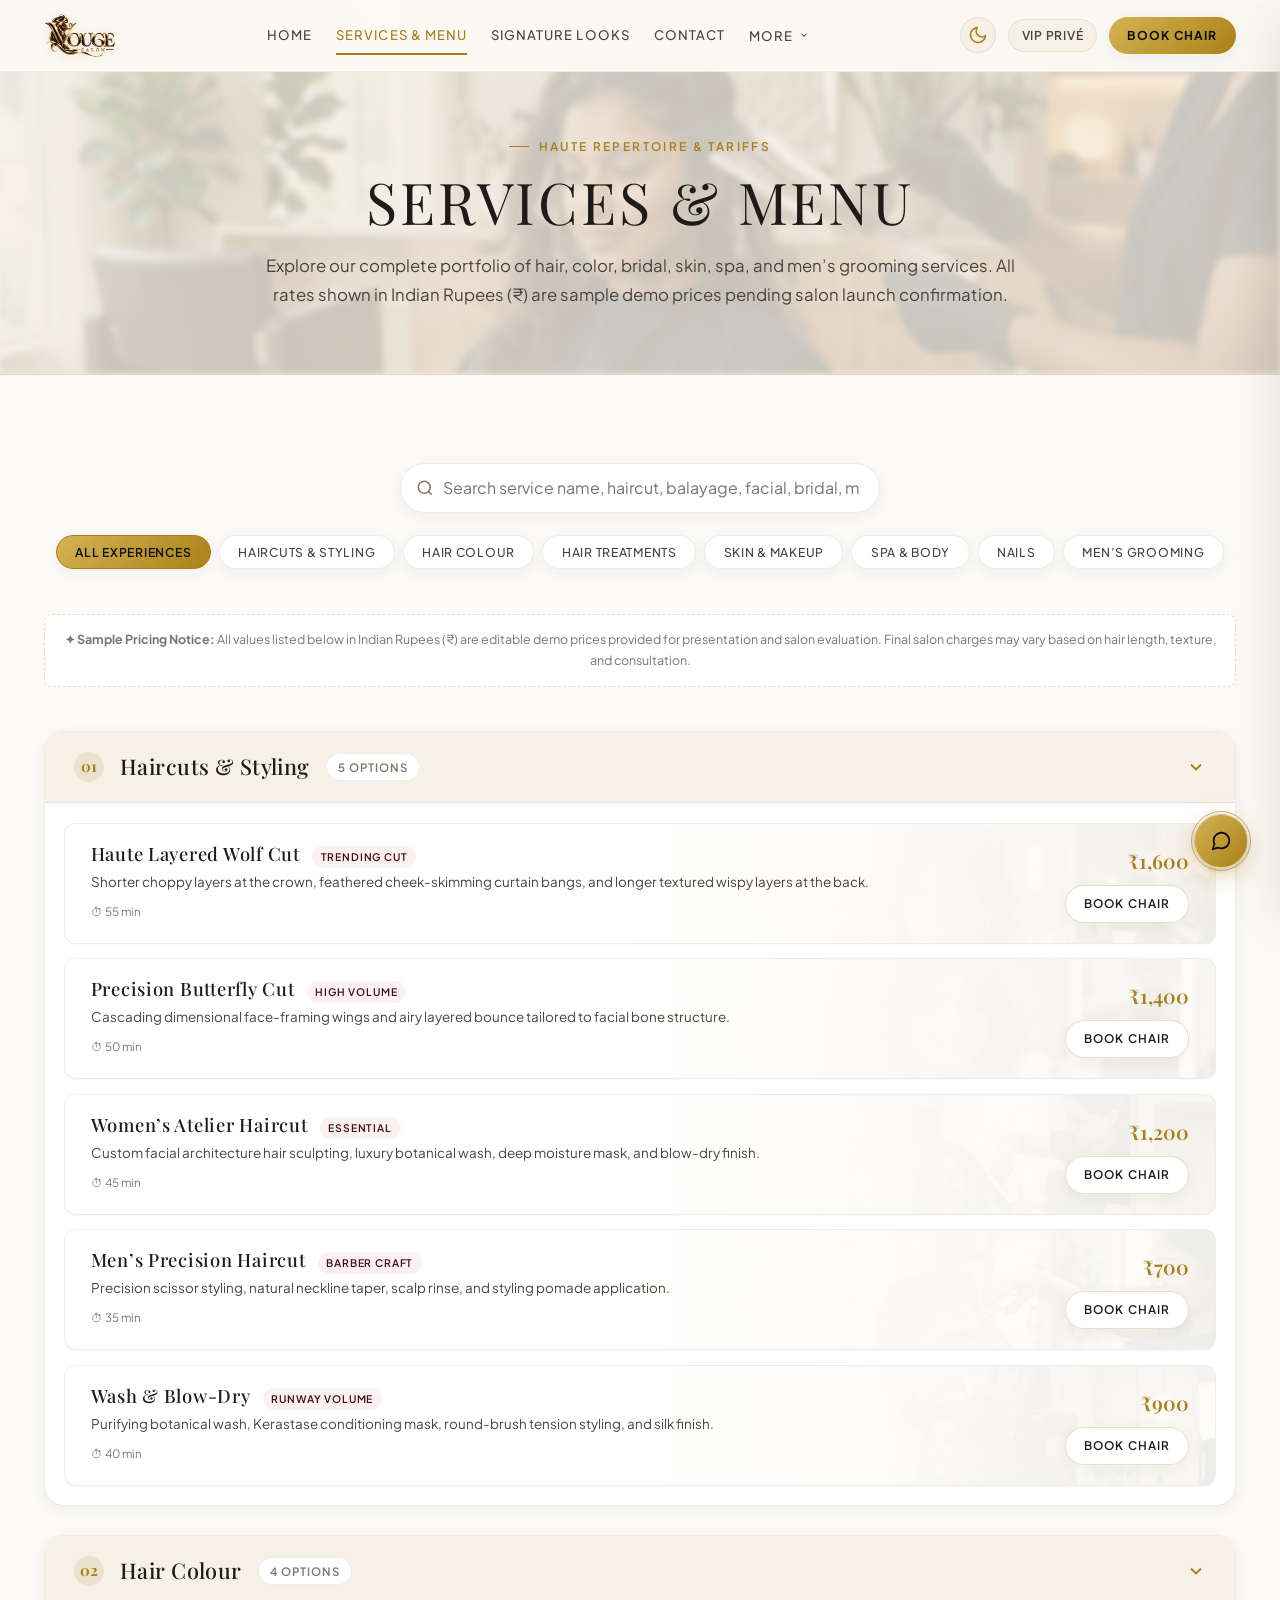
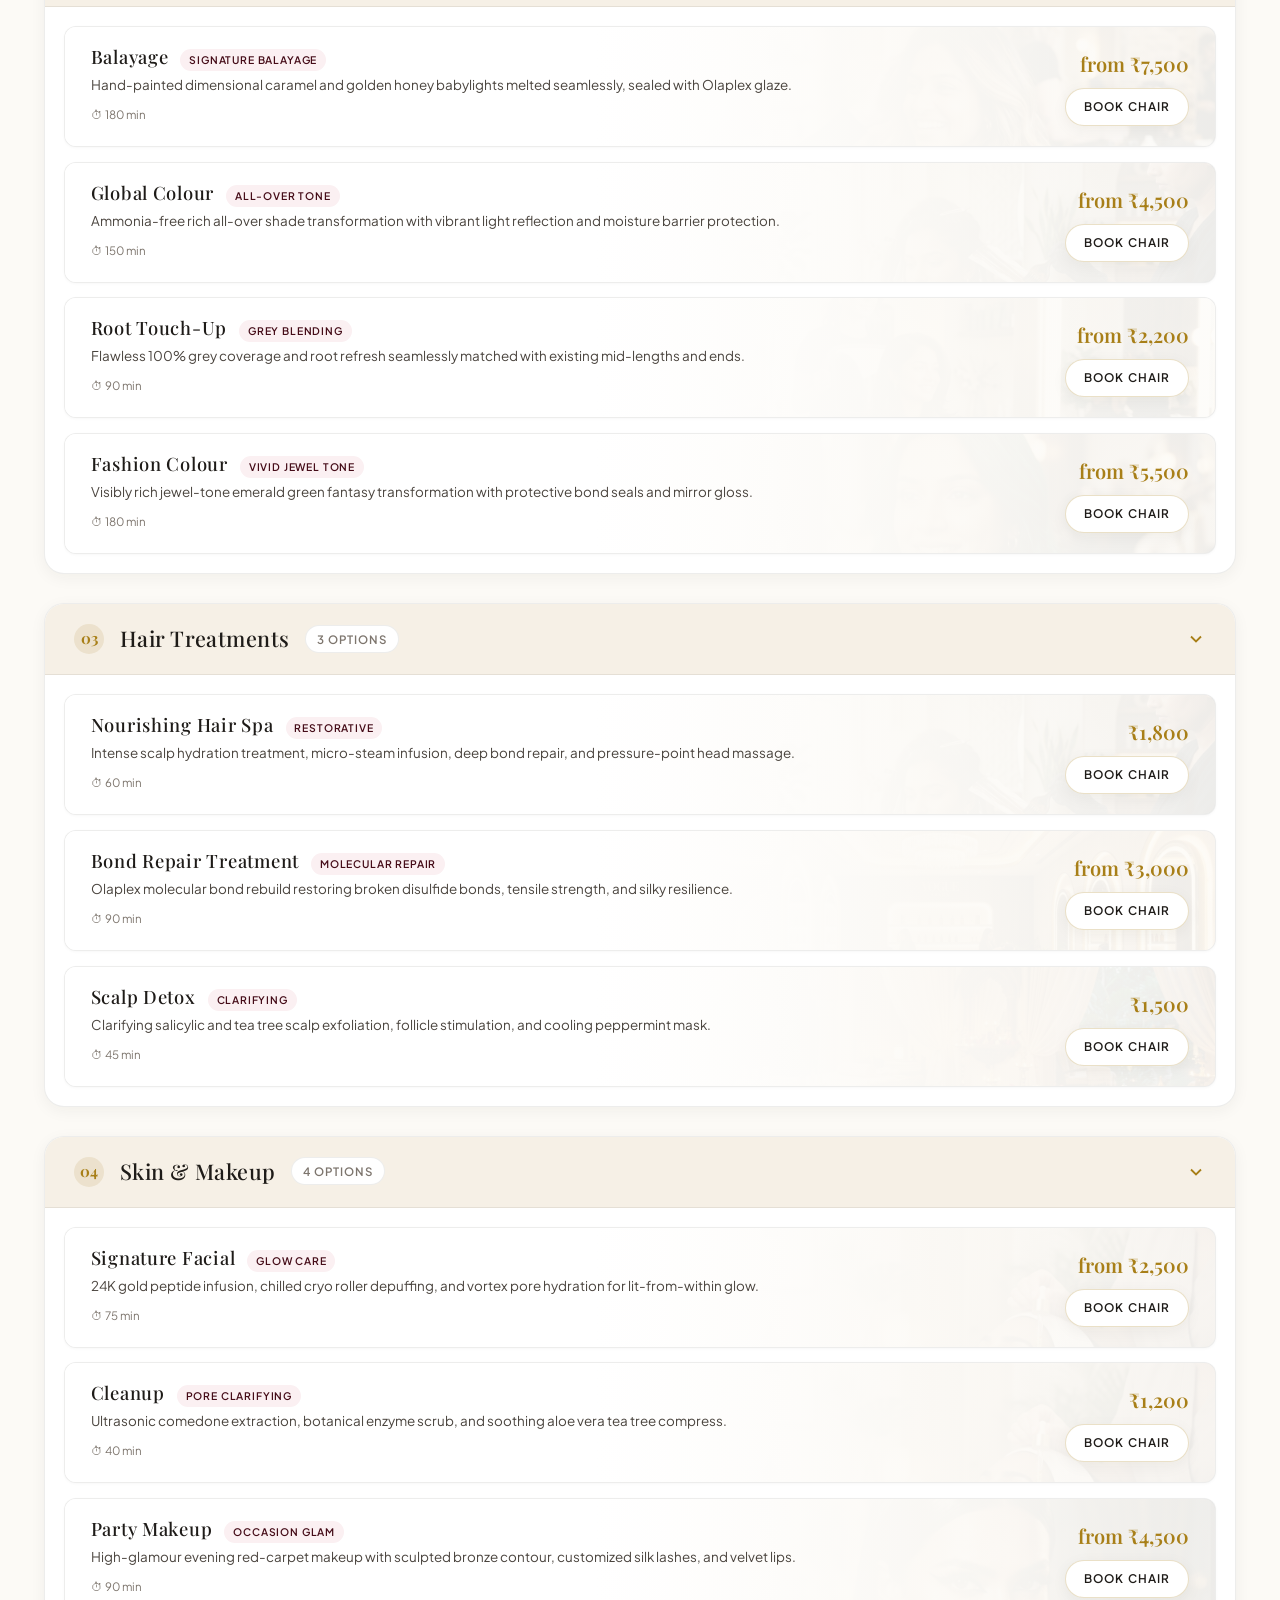
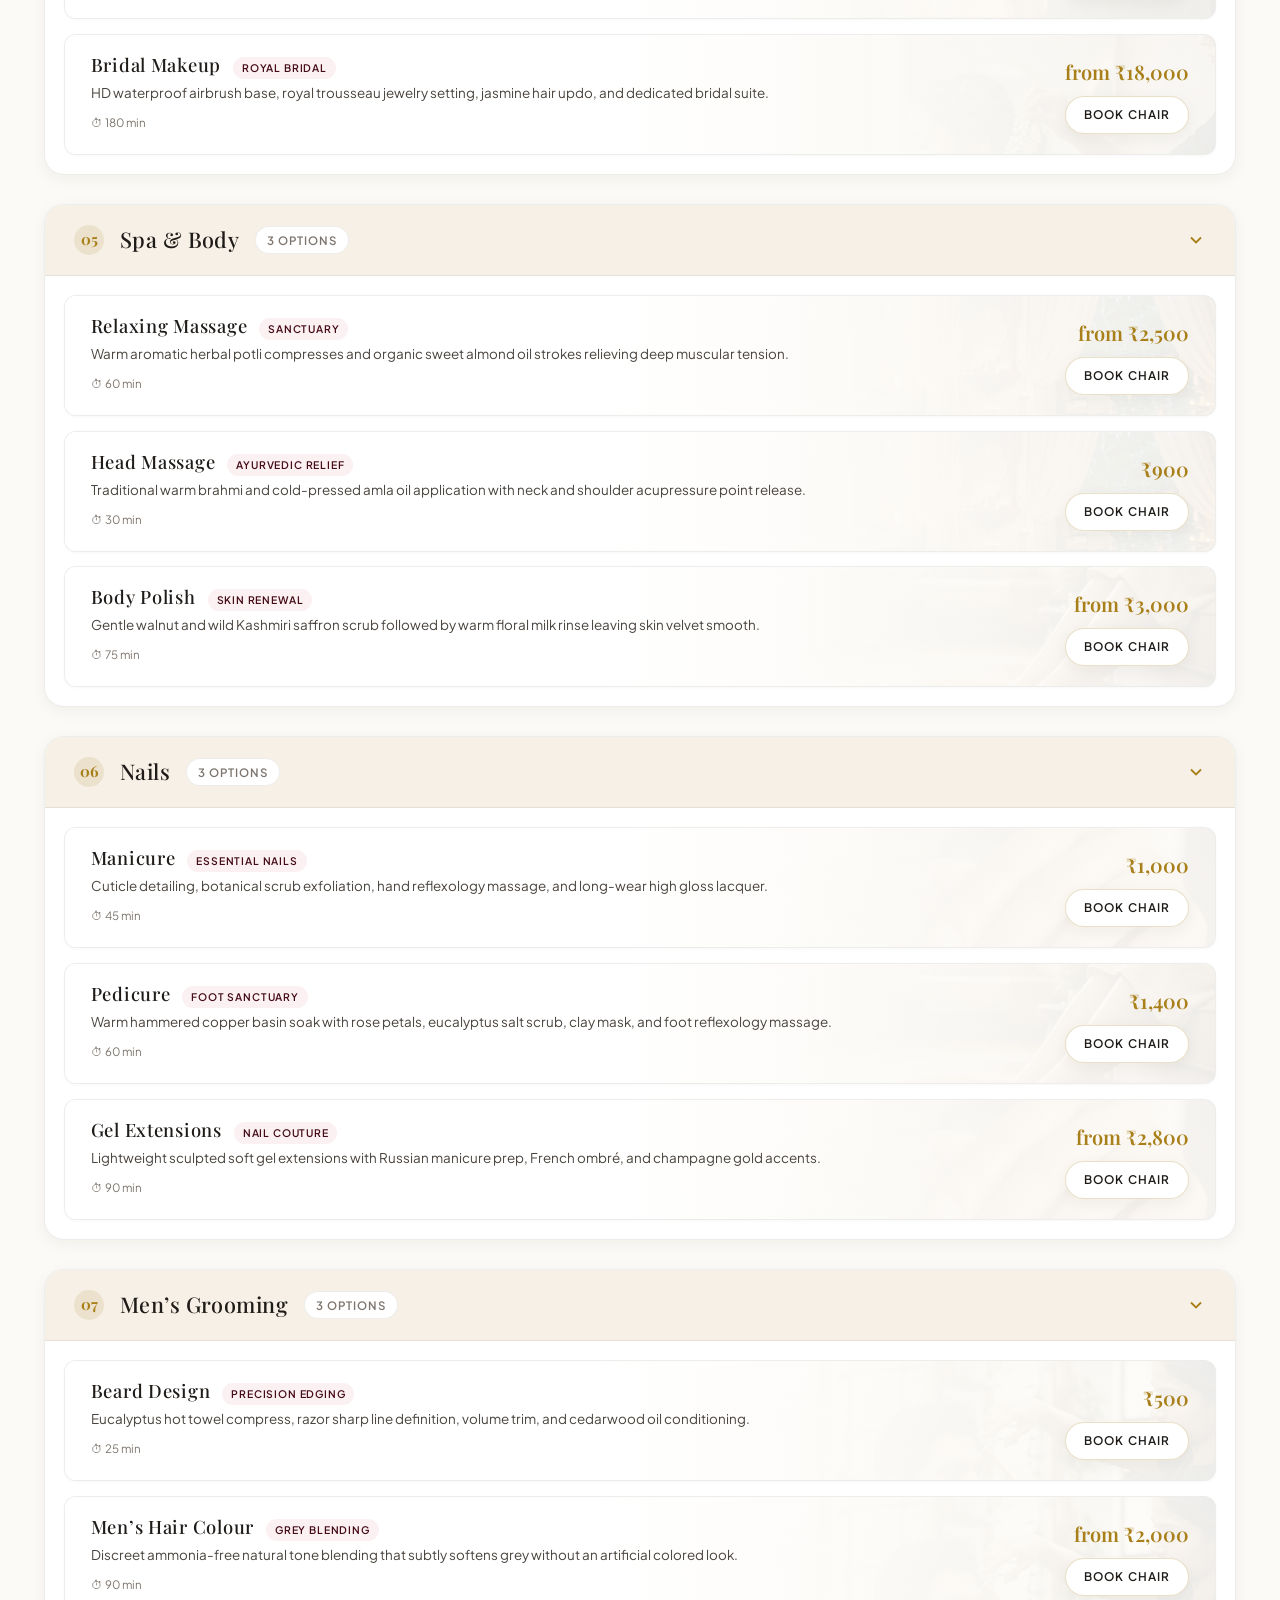
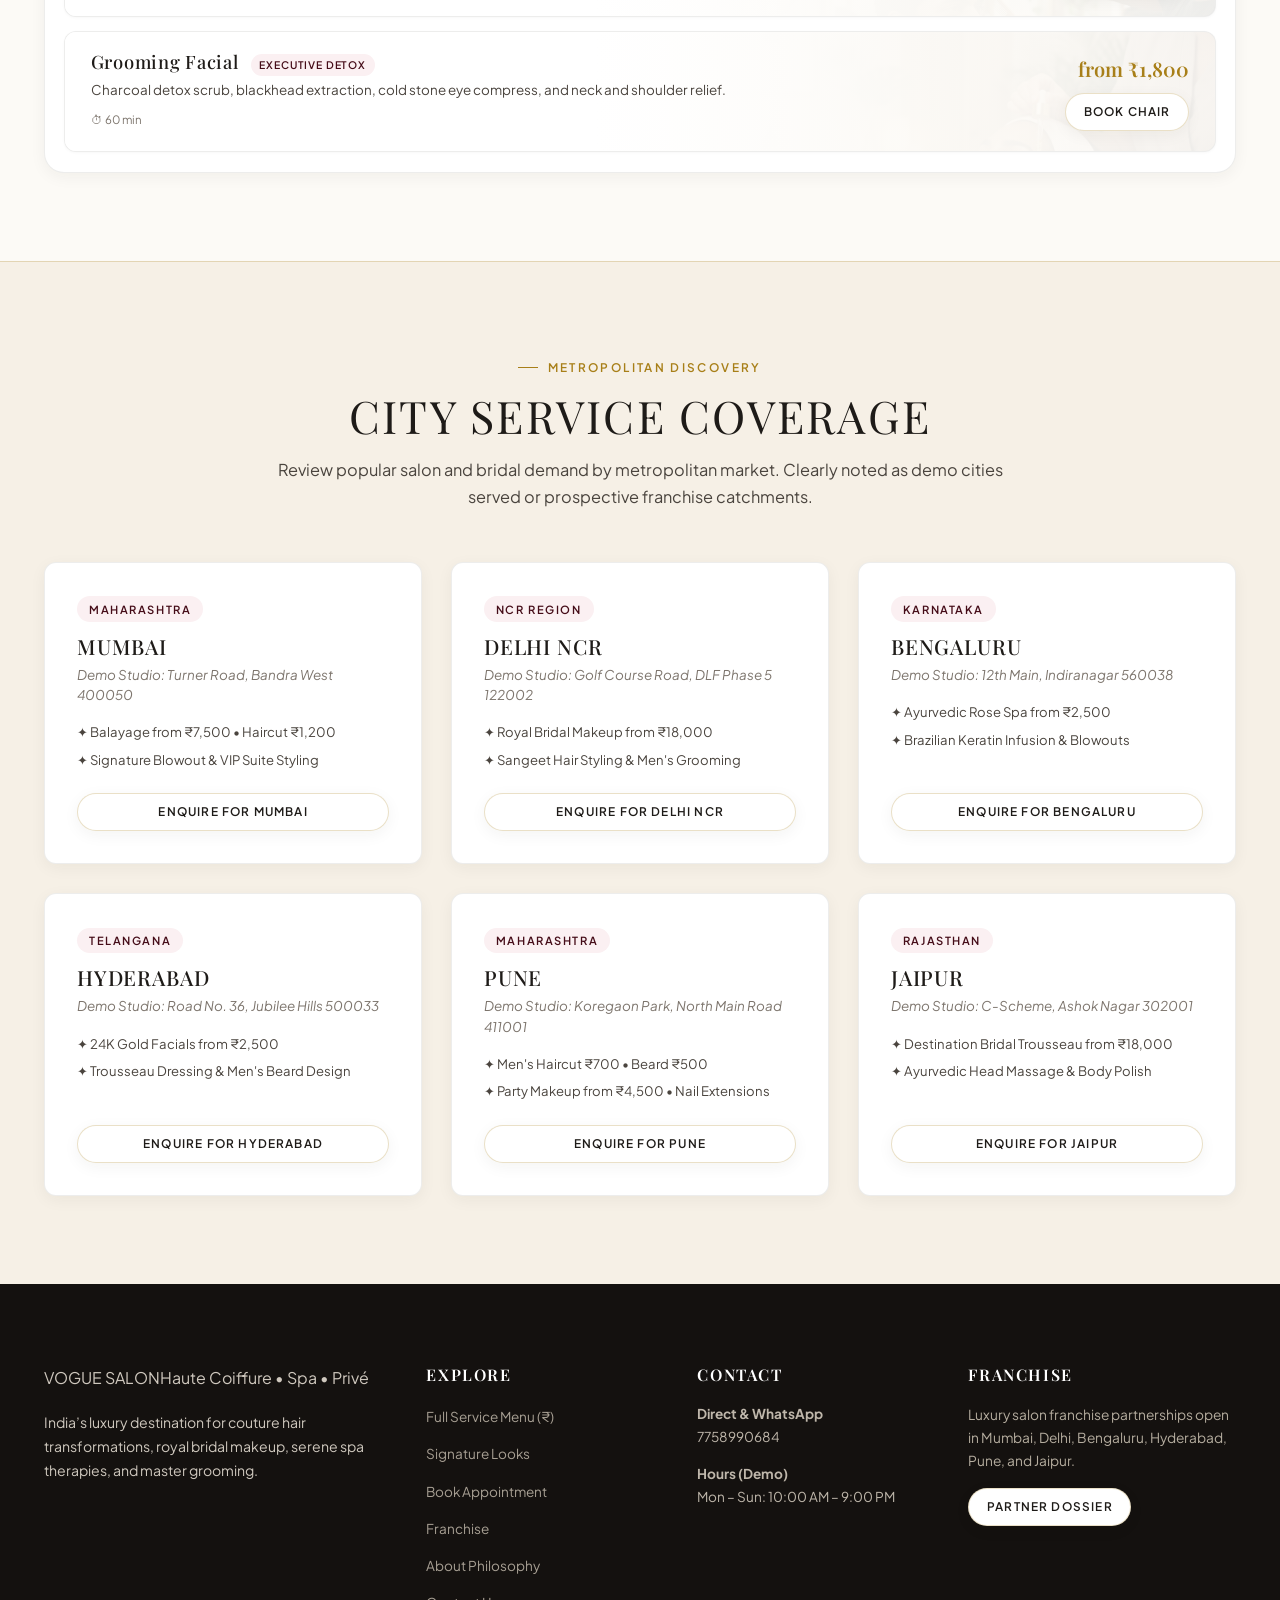
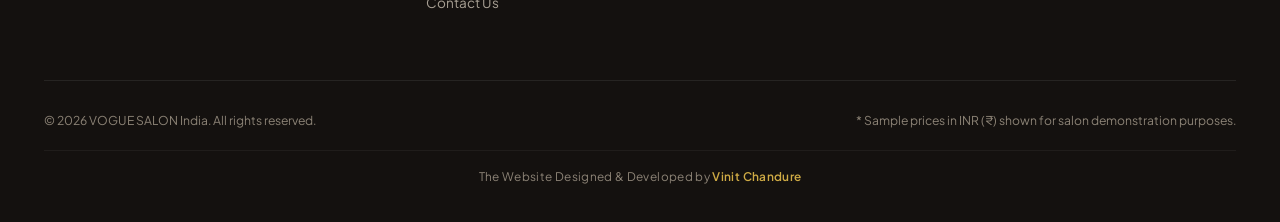
<file: services.html>
<!DOCTYPE html>
<html lang="en" data-theme="light">
<head>
  <meta charset="UTF-8">
  <meta name="viewport" content="width=device-width, initial-scale=1.0">
  <title>Services &amp; Menu | VOGUE SALON India</title>
  <meta name="description" content="Explore luxury salon, bridal, spa, and men's grooming services with editable demo tariffs in Indian Rupees (₹). Direct concierge assistance at 7758990684.">
  <link rel="stylesheet" href="assets/css/style.css">
  <link rel="icon" href="data:image/svg+xml,<svg xmlns='http://www.w3.org/2000/svg' viewBox='0 0 100 100'><text y='.9em' font-size='90'>✦</text></svg>">
</head>
<body>

  <!-- SITE HEADER / NAVIGATION -->
  <!-- SITE HEADER / NAVIGATION -->
  <!-- SITE HEADER / NAVIGATION -->
  <header class="site-header">
    <div class="container nav-container">
      <a href="index.html" class="site-logo" aria-label="VOGUE SALON Home">
        <img src="assets/images/logo.png" alt="VOGUE SALON" class="logo-image">
      </a>

      <nav class="nav-center" aria-label="Main Navigation">
        <ul class="nav-menu">
          <li><a href="index.html" class="nav-link">Home</a></li>
          <li><a href="services.html" class="nav-link active">Services &amp; Menu</a></li>
          <li><a href="signature-looks.html" class="nav-link">Signature Looks</a></li>
          <li><a href="contact.html" class="nav-link">Contact</a></li>
          <li class="nav-item-dropdown">
            <button class="nav-link nav-dropdown-btn" aria-expanded="false" aria-haspopup="true">
              <span>More</span>
              <svg class="dropdown-chevron" width="10" height="10" viewBox="0 0 24 24" fill="none" stroke="currentColor" stroke-width="2.5"><polyline points="6 9 12 15 18 9"></polyline></svg>
            </button>
            <ul class="nav-dropdown-menu">
              <li><a href="about.html" class="nav-dropdown-link">About Atelier</a></li>
              <li><a href="franchise.html" class="nav-dropdown-link">Franchise &amp; Expansion</a></li>
            </ul>
          </li>
        </ul>
      </nav>

      <div class="nav-actions">
        <button id="themeToggleBtn" class="theme-toggle-btn" aria-label="Toggle Light/Dark Theme" title="Toggle Light/Dark Theme"></button>
        <button class="auth-nav-btn" data-auth-open aria-label="VIP Sign In">VIP Privé</button>
        <a href="booking.html" class="btn-book-nav">Book Chair</a>
        <button class="mobile-nav-toggle" aria-label="Toggle navigation menu" aria-expanded="false">
          <span></span><span></span><span></span>
        </button>
      </div>
    </div>
  </header>

  <!-- Mobile Off-Canvas Drawer -->
  <div class="mobile-drawer-overlay" id="mobileDrawerOverlay"></div>
  <aside class="mobile-drawer" id="mobileDrawer" aria-label="Mobile Navigation Menu">
    <div class="mobile-drawer-top">
      <a href="index.html" class="mobile-drawer-brand">
        <img src="assets/images/logo.png" alt="VOGUE SALON" style="height: 42px; width: auto;">
      </a>
      <button class="mobile-drawer-close" id="mobileDrawerClose" aria-label="Close navigation menu">&times;</button>
    </div>
    <ul class="mobile-drawer-links">
      <li><a href="index.html" class="mobile-nav-link">Home</a></li>
      <li><a href="services.html" class="mobile-nav-link active">Services &amp; Menu</a></li>
      <li><a href="signature-looks.html" class="mobile-nav-link">Signature Looks</a></li>
      <li><a href="booking.html" class="mobile-nav-link">Book Appointment</a></li>
      <li><a href="franchise.html" class="mobile-nav-link">Franchise Opportunities</a></li>
      <li><a href="about.html" class="mobile-nav-link">About Atelier</a></li>
      <li><a href="contact.html" class="mobile-nav-link">Contact &amp; Locations</a></li>
    </ul>
    <div class="mobile-drawer-footer">
      <a href="booking.html" class="btn btn-primary" style="width: 100%; text-align: center;">Book Chair</a>
      <a href="https://wa.me/917758990684?text=Hello%20VOGUE%20SALON,%20I%20would%20like%20to%20inquire%20about%20a%20luxury%20appointment." target="_blank" rel="noopener noreferrer" class="btn btn-plum" style="width: 100%; text-align: center; margin-top: 0.6rem;">WhatsApp: 7758990684</a>
    </div>
  </aside>

  <main id="main-content">
    <!-- PAGE HEADER -->
    <section style="position: relative; padding: calc(var(--nav-height) + 3.5rem) 0 4rem; background: var(--bg-secondary); overflow: hidden; border-bottom: 1px solid var(--border-light);">
      <div style="position: absolute; inset: 0; opacity: 0.18; z-index: 1;">
        <img src="assets/images/hair-couture.jpg" alt="VOGUE SALON Hair Couture" style="width: 100%; height: 100%; object-fit: cover; filter: blur(3px);">
      </div>

      <div class="container" style="position: relative; z-index: 3; text-align: center; max-width: 820px;">
        <span class="editorial-tag">Haute Repertoire &amp; Tariffs</span>
        <h1 class="editorial-title" style="margin-bottom: 1rem;">
          SERVICES &amp; MENU
        </h1>
        <p style="color: var(--text-secondary); font-size: 1.05rem; line-height: 1.7;">
          Explore our complete portfolio of hair, color, bridal, skin, spa, and men’s grooming services. All rates shown in Indian Rupees (₹) are sample demo prices pending salon launch confirmation.
        </p>
      </div>
    </section>

    <!-- MENU DIRECTORY & FILTER -->
    <section class="section">
      <div class="container">
        <!-- Search and Category Filters -->
        <div class="menu-controls">
          <div class="menu-search-wrapper">
            <svg class="menu-search-icon" width="18" height="18" viewBox="0 0 24 24" fill="none" stroke="currentColor" stroke-width="2">
              <circle cx="11" cy="11" r="8"></circle>
              <line x1="21" y1="21" x2="16.65" y2="16.65"></line>
            </svg>
            <input type="text" id="serviceSearchInput" class="menu-search-input" placeholder="Search service name, haircut, balayage, facial, bridal, massage...">
          </div>

          <div class="category-pill-bar">
            <button class="cat-pill active" data-category="all">All Experiences</button>
            <button class="cat-pill" data-category="hair-styling">Haircuts &amp; Styling</button>
            <button class="cat-pill" data-category="hair-colour">Hair Colour</button>
            <button class="cat-pill" data-category="hair-treatments">Hair Treatments</button>
            <button class="cat-pill" data-category="skincare-makeup">Skin &amp; Makeup</button>
            <button class="cat-pill" data-category="spa-body">Spa &amp; Body</button>
            <button class="cat-pill" data-category="nails">Nails</button>
            <button class="cat-pill" data-category="grooming">Men’s Grooming</button>
          </div>
        </div>

        <!-- Sample Pricing Notice -->
        <div class="sample-pricing-notice" style="margin-bottom: 2.8rem;">
          <strong>✦ Sample Pricing Notice:</strong> All values listed below in Indian Rupees (₹) are editable demo prices provided for presentation and salon evaluation. Final salon charges may vary based on hair length, texture, and consultation.
        </div>

        <!-- Service Rows -->
        <!-- Service Menu Organized by Categories (Expandable Accordion Groups & Compact Cards) -->
        <div class="service-menu-list" id="servicesContainer">
          
          <!-- 1. Haircuts & Styling -->
          <section class="service-category-group" data-category="hair-styling">
            <div class="category-group-header" role="button" tabindex="0" aria-expanded="true">
              <div class="category-header-title">
                <span class="category-num">01</span>
                <h2 class="category-title">Haircuts &amp; Styling</h2>
                <span class="category-count">5 Options</span>
              </div>
              <span class="category-accordion-arrow">
                <svg width="20" height="20" viewBox="0 0 24 24" fill="none" stroke="currentColor" stroke-width="2.2"><polyline points="6 9 12 15 18 9"/></svg>
              </span>
            </div>
            <div class="category-group-content">
              <div class="service-items-stack">
                
                <!-- Haute Layered Wolf Cut -->
                <article class="menu-item-row" data-category="hair-styling">
                  <div class="menu-item-bg" style="background-image: url('assets/images/service-wolfcut.jpg');"></div>
                  <div class="menu-item-overlay"></div>
                  <div class="menu-item-info">
                    <div class="menu-item-header">
                      <h3 class="menu-item-name">Haute Layered Wolf Cut</h3>
                      <span class="menu-item-tag">Trending Cut</span>
                    </div>
                    <p class="menu-item-desc">Shorter choppy layers at the crown, feathered cheek-skimming curtain bangs, and longer textured wispy layers at the back.</p>
                    <span class="menu-item-duration">⏱ 55 min</span>
                  </div>
                  <div class="menu-item-action">
                    <span class="menu-item-price">₹1,600</span>
                    <a href="booking.html" class="btn btn-secondary btn-sm">Book Chair</a>
                  </div>
                </article>

                <!-- Precision Butterfly Cut -->
                <article class="menu-item-row" data-category="hair-styling">
                  <div class="menu-item-bg" style="background-image: url('assets/images/service-butterfly.jpg');"></div>
                  <div class="menu-item-overlay"></div>
                  <div class="menu-item-info">
                    <div class="menu-item-header">
                      <h3 class="menu-item-name">Precision Butterfly Cut</h3>
                      <span class="menu-item-tag">High Volume</span>
                    </div>
                    <p class="menu-item-desc">Cascading dimensional face-framing wings and airy layered bounce tailored to facial bone structure.</p>
                    <span class="menu-item-duration">⏱ 50 min</span>
                  </div>
                  <div class="menu-item-action">
                    <span class="menu-item-price">₹1,400</span>
                    <a href="booking.html" class="btn btn-secondary btn-sm">Book Chair</a>
                  </div>
                </article>

                <!-- Women’s Atelier Haircut -->
                <article class="menu-item-row" data-category="hair-styling">
                  <div class="menu-item-bg" style="background-image: url('assets/images/slide-haircut.jpg');"></div>
                  <div class="menu-item-overlay"></div>
                  <div class="menu-item-info">
                    <div class="menu-item-header">
                      <h3 class="menu-item-name">Women’s Atelier Haircut</h3>
                      <span class="menu-item-tag">Essential</span>
                    </div>
                    <p class="menu-item-desc">Custom facial architecture hair sculpting, luxury botanical wash, deep moisture mask, and blow-dry finish.</p>
                    <span class="menu-item-duration">⏱ 45 min</span>
                  </div>
                  <div class="menu-item-action">
                    <span class="menu-item-price">₹1,200</span>
                    <a href="booking.html" class="btn btn-secondary btn-sm">Book Chair</a>
                  </div>
                </article>

                <!-- Men’s Precision Haircut -->
                <article class="menu-item-row" data-category="hair-styling">
                  <div class="menu-item-bg" style="background-image: url('assets/images/mens-grooming.jpg');"></div>
                  <div class="menu-item-overlay"></div>
                  <div class="menu-item-info">
                    <div class="menu-item-header">
                      <h3 class="menu-item-name">Men’s Precision Haircut</h3>
                      <span class="menu-item-tag">Barber Craft</span>
                    </div>
                    <p class="menu-item-desc">Precision scissor styling, natural neckline taper, scalp rinse, and styling pomade application.</p>
                    <span class="menu-item-duration">⏱ 35 min</span>
                  </div>
                  <div class="menu-item-action">
                    <span class="menu-item-price">₹700</span>
                    <a href="booking.html" class="btn btn-secondary btn-sm">Book Chair</a>
                  </div>
                </article>

                <!-- Wash & Blow-Dry -->
                <article class="menu-item-row" data-category="hair-styling">
                  <div class="menu-item-bg" style="background-image: url('assets/images/slide-blowdry.jpg');"></div>
                  <div class="menu-item-overlay"></div>
                  <div class="menu-item-info">
                    <div class="menu-item-header">
                      <h3 class="menu-item-name">Wash &amp; Blow-Dry</h3>
                      <span class="menu-item-tag">Runway Volume</span>
                    </div>
                    <p class="menu-item-desc">Purifying botanical wash, Kerastase conditioning mask, round-brush tension styling, and silk finish.</p>
                    <span class="menu-item-duration">⏱ 40 min</span>
                  </div>
                  <div class="menu-item-action">
                    <span class="menu-item-price">₹900</span>
                    <a href="booking.html" class="btn btn-secondary btn-sm">Book Chair</a>
                  </div>
                </article>

              </div>
            </div>
          </section>

          <!-- 2. Hair Colour -->
          <section class="service-category-group" data-category="hair-colour">
            <div class="category-group-header" role="button" tabindex="0" aria-expanded="true">
              <div class="category-header-title">
                <span class="category-num">02</span>
                <h2 class="category-title">Hair Colour</h2>
                <span class="category-count">4 Options</span>
              </div>
              <span class="category-accordion-arrow">
                <svg width="20" height="20" viewBox="0 0 24 24" fill="none" stroke="currentColor" stroke-width="2.2"><polyline points="6 9 12 15 18 9"/></svg>
              </span>
            </div>
            <div class="category-group-content">
              <div class="service-items-stack">
                
                <!-- Balayage -->
                <article class="menu-item-row" data-category="hair-colour">
                  <div class="menu-item-bg" style="background-image: url('assets/images/service-balayage.jpg');"></div>
                  <div class="menu-item-overlay"></div>
                  <div class="menu-item-info">
                    <div class="menu-item-header">
                      <h3 class="menu-item-name">Balayage</h3>
                      <span class="menu-item-tag">Signature Balayage</span>
                    </div>
                    <p class="menu-item-desc">Hand-painted dimensional caramel and golden honey babylights melted seamlessly, sealed with Olaplex glaze.</p>
                    <span class="menu-item-duration">⏱ 180 min</span>
                  </div>
                  <div class="menu-item-action">
                    <span class="menu-item-price">from ₹7,500</span>
                    <a href="booking.html" class="btn btn-secondary btn-sm">Book Chair</a>
                  </div>
                </article>

                <!-- Global Colour -->
                <article class="menu-item-row" data-category="hair-colour">
                  <div class="menu-item-bg" style="background-image: url('assets/images/slide-colour.jpg');"></div>
                  <div class="menu-item-overlay"></div>
                  <div class="menu-item-info">
                    <div class="menu-item-header">
                      <h3 class="menu-item-name">Global Colour</h3>
                      <span class="menu-item-tag">All-Over Tone</span>
                    </div>
                    <p class="menu-item-desc">Ammonia-free rich all-over shade transformation with vibrant light reflection and moisture barrier protection.</p>
                    <span class="menu-item-duration">⏱ 150 min</span>
                  </div>
                  <div class="menu-item-action">
                    <span class="menu-item-price">from ₹4,500</span>
                    <a href="booking.html" class="btn btn-secondary btn-sm">Book Chair</a>
                  </div>
                </article>

                <!-- Root Touch-Up -->
                <article class="menu-item-row" data-category="hair-colour">
                  <div class="menu-item-bg" style="background-image: url('assets/images/slide-finish.jpg');"></div>
                  <div class="menu-item-overlay"></div>
                  <div class="menu-item-info">
                    <div class="menu-item-header">
                      <h3 class="menu-item-name">Root Touch-Up</h3>
                      <span class="menu-item-tag">Grey Blending</span>
                    </div>
                    <p class="menu-item-desc">Flawless 100% grey coverage and root refresh seamlessly matched with existing mid-lengths and ends.</p>
                    <span class="menu-item-duration">⏱ 90 min</span>
                  </div>
                  <div class="menu-item-action">
                    <span class="menu-item-price">from ₹2,200</span>
                    <a href="booking.html" class="btn btn-secondary btn-sm">Book Chair</a>
                  </div>
                </article>

                <!-- Fashion Colour (Emerald Green Hair Image!) -->
                <article class="menu-item-row" data-category="hair-colour">
                  <div class="menu-item-bg" style="background-image: url('assets/images/service-emerald-hair.jpg');"></div>
                  <div class="menu-item-overlay"></div>
                  <div class="menu-item-info">
                    <div class="menu-item-header">
                      <h3 class="menu-item-name">Fashion Colour</h3>
                      <span class="menu-item-tag">Vivid Jewel Tone</span>
                    </div>
                    <p class="menu-item-desc">Visibly rich jewel-tone emerald green fantasy transformation with protective bond seals and mirror gloss.</p>
                    <span class="menu-item-duration">⏱ 180 min</span>
                  </div>
                  <div class="menu-item-action">
                    <span class="menu-item-price">from ₹5,500</span>
                    <a href="booking.html" class="btn btn-secondary btn-sm">Book Chair</a>
                  </div>
                </article>

              </div>
            </div>
          </section>

          <!-- 3. Hair Treatments -->
          <section class="service-category-group" data-category="hair-treatments">
            <div class="category-group-header" role="button" tabindex="0" aria-expanded="true">
              <div class="category-header-title">
                <span class="category-num">03</span>
                <h2 class="category-title">Hair Treatments</h2>
                <span class="category-count">3 Options</span>
              </div>
              <span class="category-accordion-arrow">
                <svg width="20" height="20" viewBox="0 0 24 24" fill="none" stroke="currentColor" stroke-width="2.2"><polyline points="6 9 12 15 18 9"/></svg>
              </span>
            </div>
            <div class="category-group-content">
              <div class="service-items-stack">
                
                <!-- Nourishing Hair Spa -->
                <article class="menu-item-row" data-category="hair-treatments">
                  <div class="menu-item-bg" style="background-image: url('assets/images/hair-couture.jpg');"></div>
                  <div class="menu-item-overlay"></div>
                  <div class="menu-item-info">
                    <div class="menu-item-header">
                      <h3 class="menu-item-name">Nourishing Hair Spa</h3>
                      <span class="menu-item-tag">Restorative</span>
                    </div>
                    <p class="menu-item-desc">Intense scalp hydration treatment, micro-steam infusion, deep bond repair, and pressure-point head massage.</p>
                    <span class="menu-item-duration">⏱ 60 min</span>
                  </div>
                  <div class="menu-item-action">
                    <span class="menu-item-price">₹1,800</span>
                    <a href="booking.html" class="btn btn-secondary btn-sm">Book Chair</a>
                  </div>
                </article>

                <!-- Bond Repair Treatment -->
                <article class="menu-item-row" data-category="hair-treatments">
                  <div class="menu-item-bg" style="background-image: url('assets/images/salon-interior.jpg');"></div>
                  <div class="menu-item-overlay"></div>
                  <div class="menu-item-info">
                    <div class="menu-item-header">
                      <h3 class="menu-item-name">Bond Repair Treatment</h3>
                      <span class="menu-item-tag">Molecular Repair</span>
                    </div>
                    <p class="menu-item-desc">Olaplex molecular bond rebuild restoring broken disulfide bonds, tensile strength, and silky resilience.</p>
                    <span class="menu-item-duration">⏱ 90 min</span>
                  </div>
                  <div class="menu-item-action">
                    <span class="menu-item-price">from ₹3,000</span>
                    <a href="booking.html" class="btn btn-secondary btn-sm">Book Chair</a>
                  </div>
                </article>

                <!-- Scalp Detox -->
                <article class="menu-item-row" data-category="hair-treatments">
                  <div class="menu-item-bg" style="background-image: url('assets/images/spa-sanctuary.jpg');"></div>
                  <div class="menu-item-overlay"></div>
                  <div class="menu-item-info">
                    <div class="menu-item-header">
                      <h3 class="menu-item-name">Scalp Detox</h3>
                      <span class="menu-item-tag">Clarifying</span>
                    </div>
                    <p class="menu-item-desc">Clarifying salicylic and tea tree scalp exfoliation, follicle stimulation, and cooling peppermint mask.</p>
                    <span class="menu-item-duration">⏱ 45 min</span>
                  </div>
                  <div class="menu-item-action">
                    <span class="menu-item-price">₹1,500</span>
                    <a href="booking.html" class="btn btn-secondary btn-sm">Book Chair</a>
                  </div>
                </article>

              </div>
            </div>
          </section>

          <!-- 4. Skin & Makeup -->
          <section class="service-category-group" data-category="skincare-makeup">
            <div class="category-group-header" role="button" tabindex="0" aria-expanded="true">
              <div class="category-header-title">
                <span class="category-num">04</span>
                <h2 class="category-title">Skin &amp; Makeup</h2>
                <span class="category-count">4 Options</span>
              </div>
              <span class="category-accordion-arrow">
                <svg width="20" height="20" viewBox="0 0 24 24" fill="none" stroke="currentColor" stroke-width="2.2"><polyline points="6 9 12 15 18 9"/></svg>
              </span>
            </div>
            <div class="category-group-content">
              <div class="service-items-stack">
                
                <!-- Signature Facial -->
                <article class="menu-item-row" data-category="skincare-makeup">
                  <div class="menu-item-bg" style="background-image: url('assets/images/skincare-facial.jpg');"></div>
                  <div class="menu-item-overlay"></div>
                  <div class="menu-item-info">
                    <div class="menu-item-header">
                      <h3 class="menu-item-name">Signature Facial</h3>
                      <span class="menu-item-tag">Glow Care</span>
                    </div>
                    <p class="menu-item-desc">24K gold peptide infusion, chilled cryo roller depuffing, and vortex pore hydration for lit-from-within glow.</p>
                    <span class="menu-item-duration">⏱ 75 min</span>
                  </div>
                  <div class="menu-item-action">
                    <span class="menu-item-price">from ₹2,500</span>
                    <a href="booking.html" class="btn btn-secondary btn-sm">Book Chair</a>
                  </div>
                </article>

                <!-- Cleanup -->
                <article class="menu-item-row" data-category="skincare-makeup">
                  <div class="menu-item-bg" style="background-image: url('assets/images/skincare-facial.jpg');"></div>
                  <div class="menu-item-overlay"></div>
                  <div class="menu-item-info">
                    <div class="menu-item-header">
                      <h3 class="menu-item-name">Cleanup</h3>
                      <span class="menu-item-tag">Pore Clarifying</span>
                    </div>
                    <p class="menu-item-desc">Ultrasonic comedone extraction, botanical enzyme scrub, and soothing aloe vera tea tree compress.</p>
                    <span class="menu-item-duration">⏱ 40 min</span>
                  </div>
                  <div class="menu-item-action">
                    <span class="menu-item-price">₹1,200</span>
                    <a href="booking.html" class="btn btn-secondary btn-sm">Book Chair</a>
                  </div>
                </article>

                <!-- Party Makeup -->
                <article class="menu-item-row" data-category="skincare-makeup">
                  <div class="menu-item-bg" style="background-image: url('assets/images/runway-couture.jpg');"></div>
                  <div class="menu-item-overlay"></div>
                  <div class="menu-item-info">
                    <div class="menu-item-header">
                      <h3 class="menu-item-name">Party Makeup</h3>
                      <span class="menu-item-tag">Occasion Glam</span>
                    </div>
                    <p class="menu-item-desc">High-glamour evening red-carpet makeup with sculpted bronze contour, customized silk lashes, and velvet lips.</p>
                    <span class="menu-item-duration">⏱ 90 min</span>
                  </div>
                  <div class="menu-item-action">
                    <span class="menu-item-price">from ₹4,500</span>
                    <a href="booking.html" class="btn btn-secondary btn-sm">Book Chair</a>
                  </div>
                </article>

                <!-- Bridal Makeup -->
                <article class="menu-item-row" data-category="skincare-makeup">
                  <div class="menu-item-bg" style="background-image: url('assets/images/bridal-glam.jpg');"></div>
                  <div class="menu-item-overlay"></div>
                  <div class="menu-item-info">
                    <div class="menu-item-header">
                      <h3 class="menu-item-name">Bridal Makeup</h3>
                      <span class="menu-item-tag">Royal Bridal</span>
                    </div>
                    <p class="menu-item-desc">HD waterproof airbrush base, royal trousseau jewelry setting, jasmine hair updo, and dedicated bridal suite.</p>
                    <span class="menu-item-duration">⏱ 180 min</span>
                  </div>
                  <div class="menu-item-action">
                    <span class="menu-item-price">from ₹18,000</span>
                    <a href="booking.html" class="btn btn-secondary btn-sm">Book Chair</a>
                  </div>
                </article>

              </div>
            </div>
          </section>

          <!-- 5. Spa & Body -->
          <section class="service-category-group" data-category="spa-body">
            <div class="category-group-header" role="button" tabindex="0" aria-expanded="true">
              <div class="category-header-title">
                <span class="category-num">05</span>
                <h2 class="category-title">Spa &amp; Body</h2>
                <span class="category-count">3 Options</span>
              </div>
              <span class="category-accordion-arrow">
                <svg width="20" height="20" viewBox="0 0 24 24" fill="none" stroke="currentColor" stroke-width="2.2"><polyline points="6 9 12 15 18 9"/></svg>
              </span>
            </div>
            <div class="category-group-content">
              <div class="service-items-stack">
                
                <!-- Relaxing Massage -->
                <article class="menu-item-row" data-category="spa-body">
                  <div class="menu-item-bg" style="background-image: url('assets/images/spa-sanctuary.jpg');"></div>
                  <div class="menu-item-overlay"></div>
                  <div class="menu-item-info">
                    <div class="menu-item-header">
                      <h3 class="menu-item-name">Relaxing Massage</h3>
                      <span class="menu-item-tag">Sanctuary</span>
                    </div>
                    <p class="menu-item-desc">Warm aromatic herbal potli compresses and organic sweet almond oil strokes relieving deep muscular tension.</p>
                    <span class="menu-item-duration">⏱ 60 min</span>
                  </div>
                  <div class="menu-item-action">
                    <span class="menu-item-price">from ₹2,500</span>
                    <a href="booking.html" class="btn btn-secondary btn-sm">Book Chair</a>
                  </div>
                </article>

                <!-- Head Massage -->
                <article class="menu-item-row" data-category="spa-body">
                  <div class="menu-item-bg" style="background-image: url('assets/images/spa-sanctuary.jpg');"></div>
                  <div class="menu-item-overlay"></div>
                  <div class="menu-item-info">
                    <div class="menu-item-header">
                      <h3 class="menu-item-name">Head Massage</h3>
                      <span class="menu-item-tag">Ayurvedic Relief</span>
                    </div>
                    <p class="menu-item-desc">Traditional warm brahmi and cold-pressed amla oil application with neck and shoulder acupressure point release.</p>
                    <span class="menu-item-duration">⏱ 30 min</span>
                  </div>
                  <div class="menu-item-action">
                    <span class="menu-item-price">₹900</span>
                    <a href="booking.html" class="btn btn-secondary btn-sm">Book Chair</a>
                  </div>
                </article>

                <!-- Body Polish -->
                <article class="menu-item-row" data-category="spa-body">
                  <div class="menu-item-bg" style="background-image: url('assets/images/service-pedicure.jpg');"></div>
                  <div class="menu-item-overlay"></div>
                  <div class="menu-item-info">
                    <div class="menu-item-header">
                      <h3 class="menu-item-name">Body Polish</h3>
                      <span class="menu-item-tag">Skin Renewal</span>
                    </div>
                    <p class="menu-item-desc">Gentle walnut and wild Kashmiri saffron scrub followed by warm floral milk rinse leaving skin velvet smooth.</p>
                    <span class="menu-item-duration">⏱ 75 min</span>
                  </div>
                  <div class="menu-item-action">
                    <span class="menu-item-price">from ₹3,000</span>
                    <a href="booking.html" class="btn btn-secondary btn-sm">Book Chair</a>
                  </div>
                </article>

              </div>
            </div>
          </section>

          <!-- 6. Nails -->
          <section class="service-category-group" data-category="nails">
            <div class="category-group-header" role="button" tabindex="0" aria-expanded="true">
              <div class="category-header-title">
                <span class="category-num">06</span>
                <h2 class="category-title">Nails</h2>
                <span class="category-count">3 Options</span>
              </div>
              <span class="category-accordion-arrow">
                <svg width="20" height="20" viewBox="0 0 24 24" fill="none" stroke="currentColor" stroke-width="2.2"><polyline points="6 9 12 15 18 9"/></svg>
              </span>
            </div>
            <div class="category-group-content">
              <div class="service-items-stack">
                
                <!-- Manicure -->
                <article class="menu-item-row" data-category="nails">
                  <div class="menu-item-bg" style="background-image: url('assets/images/service-nails.jpg');"></div>
                  <div class="menu-item-overlay"></div>
                  <div class="menu-item-info">
                    <div class="menu-item-header">
                      <h3 class="menu-item-name">Manicure</h3>
                      <span class="menu-item-tag">Essential Nails</span>
                    </div>
                    <p class="menu-item-desc">Cuticle detailing, botanical scrub exfoliation, hand reflexology massage, and long-wear high gloss lacquer.</p>
                    <span class="menu-item-duration">⏱ 45 min</span>
                  </div>
                  <div class="menu-item-action">
                    <span class="menu-item-price">₹1,000</span>
                    <a href="booking.html" class="btn btn-secondary btn-sm">Book Chair</a>
                  </div>
                </article>

                <!-- Pedicure -->
                <article class="menu-item-row" data-category="nails">
                  <div class="menu-item-bg" style="background-image: url('assets/images/service-pedicure.jpg');"></div>
                  <div class="menu-item-overlay"></div>
                  <div class="menu-item-info">
                    <div class="menu-item-header">
                      <h3 class="menu-item-name">Pedicure</h3>
                      <span class="menu-item-tag">Foot Sanctuary</span>
                    </div>
                    <p class="menu-item-desc">Warm hammered copper basin soak with rose petals, eucalyptus salt scrub, clay mask, and foot reflexology massage.</p>
                    <span class="menu-item-duration">⏱ 60 min</span>
                  </div>
                  <div class="menu-item-action">
                    <span class="menu-item-price">₹1,400</span>
                    <a href="booking.html" class="btn btn-secondary btn-sm">Book Chair</a>
                  </div>
                </article>

                <!-- Gel Extensions -->
                <article class="menu-item-row" data-category="nails">
                  <div class="menu-item-bg" style="background-image: url('assets/images/service-nails.jpg');"></div>
                  <div class="menu-item-overlay"></div>
                  <div class="menu-item-info">
                    <div class="menu-item-header">
                      <h3 class="menu-item-name">Gel Extensions</h3>
                      <span class="menu-item-tag">Nail Couture</span>
                    </div>
                    <p class="menu-item-desc">Lightweight sculpted soft gel extensions with Russian manicure prep, French ombré, and champagne gold accents.</p>
                    <span class="menu-item-duration">⏱ 90 min</span>
                  </div>
                  <div class="menu-item-action">
                    <span class="menu-item-price">from ₹2,800</span>
                    <a href="booking.html" class="btn btn-secondary btn-sm">Book Chair</a>
                  </div>
                </article>

              </div>
            </div>
          </section>

          <!-- 7. Men’s Grooming -->
          <section class="service-category-group" data-category="grooming">
            <div class="category-group-header" role="button" tabindex="0" aria-expanded="true">
              <div class="category-header-title">
                <span class="category-num">07</span>
                <h2 class="category-title">Men’s Grooming</h2>
                <span class="category-count">3 Options</span>
              </div>
              <span class="category-accordion-arrow">
                <svg width="20" height="20" viewBox="0 0 24 24" fill="none" stroke="currentColor" stroke-width="2.2"><polyline points="6 9 12 15 18 9"/></svg>
              </span>
            </div>
            <div class="category-group-content">
              <div class="service-items-stack">
                
                <!-- Beard Design -->
                <article class="menu-item-row" data-category="grooming">
                  <div class="menu-item-bg" style="background-image: url('assets/images/mens-grooming.jpg');"></div>
                  <div class="menu-item-overlay"></div>
                  <div class="menu-item-info">
                    <div class="menu-item-header">
                      <h3 class="menu-item-name">Beard Design</h3>
                      <span class="menu-item-tag">Precision Edging</span>
                    </div>
                    <p class="menu-item-desc">Eucalyptus hot towel compress, razor sharp line definition, volume trim, and cedarwood oil conditioning.</p>
                    <span class="menu-item-duration">⏱ 25 min</span>
                  </div>
                  <div class="menu-item-action">
                    <span class="menu-item-price">₹500</span>
                    <a href="booking.html" class="btn btn-secondary btn-sm">Book Chair</a>
                  </div>
                </article>

                <!-- Men’s Hair Colour -->
                <article class="menu-item-row" data-category="grooming">
                  <div class="menu-item-bg" style="background-image: url('assets/images/mens-grooming.jpg');"></div>
                  <div class="menu-item-overlay"></div>
                  <div class="menu-item-info">
                    <div class="menu-item-header">
                      <h3 class="menu-item-name">Men’s Hair Colour</h3>
                      <span class="menu-item-tag">Grey Blending</span>
                    </div>
                    <p class="menu-item-desc">Discreet ammonia-free natural tone blending that subtly softens grey without an artificial colored look.</p>
                    <span class="menu-item-duration">⏱ 90 min</span>
                  </div>
                  <div class="menu-item-action">
                    <span class="menu-item-price">from ₹2,000</span>
                    <a href="booking.html" class="btn btn-secondary btn-sm">Book Chair</a>
                  </div>
                </article>

                <!-- Grooming Facial -->
                <article class="menu-item-row" data-category="grooming">
                  <div class="menu-item-bg" style="background-image: url('assets/images/skincare-facial.jpg');"></div>
                  <div class="menu-item-overlay"></div>
                  <div class="menu-item-info">
                    <div class="menu-item-header">
                      <h3 class="menu-item-name">Grooming Facial</h3>
                      <span class="menu-item-tag">Executive Detox</span>
                    </div>
                    <p class="menu-item-desc">Charcoal detox scrub, blackhead extraction, cold stone eye compress, and neck and shoulder relief.</p>
                    <span class="menu-item-duration">⏱ 60 min</span>
                  </div>
                  <div class="menu-item-action">
                    <span class="menu-item-price">from ₹1,800</span>
                    <a href="booking.html" class="btn btn-secondary btn-sm">Book Chair</a>
                  </div>
                </article>

              </div>
            </div>
          </section>

        </div>

        <div id="noServiceResults" style="display: none; text-align: center; padding: 4rem 1rem;">
          <h3 style="font-family: var(--font-display); color: var(--gold-primary); margin-bottom: 0.5rem;">No Matching Services Found</h3>
          <p style="color: var(--text-muted); font-size: 0.9rem;">Try adjusting your search keywords or clearing your active category filter.</p>
        </div>
      </div>
    </section>

    <!-- CITY-SPECIFIC SERVICE DISCOVERY (MUMBAI, DELHI, BENGALURU, HYDERABAD, PUNE, JAIPUR) -->
    <section class="section" style="background-color: var(--bg-secondary); border-top: 1px solid var(--border-light);">
      <div class="container">
        <div class="section-header">
          <span class="editorial-tag">Metropolitan Discovery</span>
          <h2 class="editorial-title" style="font-size: clamp(2rem, 3.5vw, 2.8rem);">
            CITY SERVICE COVERAGE
          </h2>
          <p>
            Review popular salon and bridal demand by metropolitan market. Clearly noted as demo cities served or prospective franchise catchments.
          </p>
        </div>

        <div class="city-grid">
          
          <div class="city-card">
            <div>
              <span class="city-badge">Maharashtra</span>
              <h3 class="city-name">MUMBAI</h3>
              <p class="city-address-sample">Demo Studio: Turner Road, Bandra West 400050</p>
              <ul class="city-popular-list">
                <li>✦ Balayage from ₹7,500 &bull; Haircut ₹1,200</li>
                <li>✦ Signature Blowout &amp; VIP Suite Styling</li>
              </ul>
            </div>
            <a href="booking.html" class="btn btn-secondary btn-sm" style="width: 100%;">Enquire For Mumbai</a>
          </div>

          <div class="city-card">
            <div>
              <span class="city-badge">NCR Region</span>
              <h3 class="city-name">DELHI NCR</h3>
              <p class="city-address-sample">Demo Studio: Golf Course Road, DLF Phase 5 122002</p>
              <ul class="city-popular-list">
                <li>✦ Royal Bridal Makeup from ₹18,000</li>
                <li>✦ Sangeet Hair Styling &amp; Men's Grooming</li>
              </ul>
            </div>
            <a href="booking.html" class="btn btn-secondary btn-sm" style="width: 100%;">Enquire For Delhi NCR</a>
          </div>

          <div class="city-card">
            <div>
              <span class="city-badge">Karnataka</span>
              <h3 class="city-name">BENGALURU</h3>
              <p class="city-address-sample">Demo Studio: 12th Main, Indiranagar 560038</p>
              <ul class="city-popular-list">
                <li>✦ Ayurvedic Rose Spa from ₹2,500</li>
                <li>✦ Brazilian Keratin Infusion &amp; Blowouts</li>
              </ul>
            </div>
            <a href="booking.html" class="btn btn-secondary btn-sm" style="width: 100%;">Enquire For Bengaluru</a>
          </div>

          <div class="city-card">
            <div>
              <span class="city-badge">Telangana</span>
              <h3 class="city-name">HYDERABAD</h3>
              <p class="city-address-sample">Demo Studio: Road No. 36, Jubilee Hills 500033</p>
              <ul class="city-popular-list">
                <li>✦ 24K Gold Facials from ₹2,500</li>
                <li>✦ Trousseau Dressing &amp; Men's Beard Design</li>
              </ul>
            </div>
            <a href="booking.html" class="btn btn-secondary btn-sm" style="width: 100%;">Enquire For Hyderabad</a>
          </div>

          <div class="city-card">
            <div>
              <span class="city-badge">Maharashtra</span>
              <h3 class="city-name">PUNE</h3>
              <p class="city-address-sample">Demo Studio: Koregaon Park, North Main Road 411001</p>
              <ul class="city-popular-list">
                <li>✦ Men's Haircut ₹700 &bull; Beard ₹500</li>
                <li>✦ Party Makeup from ₹4,500 &bull; Nail Extensions</li>
              </ul>
            </div>
            <a href="booking.html" class="btn btn-secondary btn-sm" style="width: 100%;">Enquire For Pune</a>
          </div>

          <div class="city-card">
            <div>
              <span class="city-badge">Rajasthan</span>
              <h3 class="city-name">JAIPUR</h3>
              <p class="city-address-sample">Demo Studio: C-Scheme, Ashok Nagar 302001</p>
              <ul class="city-popular-list">
                <li>✦ Destination Bridal Trousseau from ₹18,000</li>
                <li>✦ Ayurvedic Head Massage &amp; Body Polish</li>
              </ul>
            </div>
            <a href="booking.html" class="btn btn-secondary btn-sm" style="width: 100%;">Enquire For Jaipur</a>
          </div>

        </div>
      </div>
    </section>

  </main>

  <!-- VIP SIGN IN / CLIENT PORTAL MODAL -->
  <dialog id="authModal" class="custom-modal" aria-labelledby="authModalTitle">
    <div class="modal-header">
      <h3 id="authModalTitle" style="font-size: 1.3rem;">
        VIP PRIVÉ PORTAL
      </h3>
      <button id="closeAuthModal" class="modal-close-btn" aria-label="Close VIP Portal">&times;</button>
    </div>
    <form id="clientAuthForm">
      <div class="form-group" style="margin-bottom: 1.2rem;">
        <label for="authIdentifier" class="form-label">Phone Number or VIP Email</label>
        <input type="text" id="authIdentifier" class="form-control" placeholder="+91 98765 43210 or vip@client.in" required>
      </div>
      <div class="form-group" style="margin-bottom: 1.5rem;">
        <label for="authPin" class="form-label">4-Digit Security PIN or OTP</label>
        <input type="password" id="authPin" class="form-control" placeholder="••••" maxlength="6">
      </div>
      <button type="submit" class="btn btn-primary" style="width: 100%;">Sign In to VIP Privé</button>
      <div id="authStatusMessage"></div>
    </form>
  </dialog>

  <!-- FLOATING CONCIERGE CONTACT WIDGET -->
  <div class="floating-contact-widget" id="floatingContactWidget">
    <!-- Popover Menu -->
    <div class="floating-contact-menu" id="floatingContactMenu" role="dialog" aria-modal="false" aria-label="Contact VOGUE SALON" hidden>
      <div class="floating-menu-header">
        <span class="floating-menu-title">Salon Concierge</span>
        <span class="floating-menu-status"><span class="status-dot"></span> Available 10am–9pm</span>
      </div>
      <div class="floating-menu-items">
        <a href="https://wa.me/917758990684" target="_blank" rel="noopener noreferrer" class="floating-menu-item item-whatsapp" aria-label="WhatsApp 7758990684">
          <div class="item-icon-wrap whatsapp-icon-wrap">
            <svg width="22" height="22" viewBox="0 0 24 24" fill="currentColor" aria-hidden="true">
              <path d="M17.472 14.382c-.297-.149-1.758-.867-2.03-.967-.273-.099-.471-.148-.67.15-.197.297-.767.966-.94 1.164-.173.199-.347.223-.644.075-.297-.15-1.255-.463-2.39-1.475-.883-.788-1.48-1.761-1.653-2.059-.173-.297-.018-.458.13-.606.134-.133.298-.347.446-.52.149-.174.198-.298.298-.497.099-.198.05-.371-.025-.52-.075-.149-.669-1.612-.916-2.207-.242-.579-.487-.5-.669-.51-.173-.008-.371-.01-.57-.01-.198 0-.52.074-.792.372-.272.297-1.04 1.016-1.04 2.479 0 1.462 1.065 2.875 1.213 3.074.149.198 2.096 3.2 5.077 4.487.709.306 1.262.489 1.694.625.712.227 1.36.195 1.871.118.571-.085 1.758-.719 2.006-1.413.248-.694.248-1.289.173-1.413-.074-.124-.272-.198-.57-.347m-5.421 7.403h-.004a9.87 9.87 0 01-5.031-1.378l-.361-.214-3.741.982.998-3.648-.235-.374a9.86 9.86 0 01-1.51-5.26c.001-5.45 4.436-9.884 9.888-9.884 2.64 0 5.122 1.03 6.988 2.898a9.825 9.825 0 012.893 6.994c-.003 5.45-4.437 9.884-9.885 9.884m8.413-18.297A11.815 11.815 0 0012.05 0C5.495 0 .16 5.335.157 11.892c0 2.096.547 4.142 1.588 5.945L.05 24l6.305-1.654a11.882 11.882 0 005.683 1.448h.005c6.554 0 11.89-5.335 11.893-11.893a11.821 11.821 0 00-3.48-8.413z"/>
            </svg>
          </div>
          <div class="item-text-wrap">
            <span class="item-label">WhatsApp 7758990684</span>
            <span class="item-sub">Instant chat &amp; consultations</span>
          </div>
          <svg class="item-arrow" width="16" height="16" viewBox="0 0 24 24" fill="none" stroke="currentColor" stroke-width="2" aria-hidden="true"><path d="M5 12h14M12 5l7 7-7 7"/></svg>
        </a>

        <a href="tel:7758990684" class="floating-menu-item item-phone" aria-label="Call 7758990684">
          <div class="item-icon-wrap phone-icon-wrap">
            <svg width="20" height="20" viewBox="0 0 24 24" fill="none" stroke="currentColor" stroke-width="2" stroke-linecap="round" stroke-linejoin="round" aria-hidden="true">
              <path d="M22 16.92v3a2 2 0 0 1-2.18 2 19.79 19.79 0 0 1-8.63-3.07 19.5 19.5 0 0 1-6-6 19.79 19.79 0 0 1-3.07-8.67A2 2 0 0 1 4.11 2h3a2 2 0 0 1 2 1.72 12.84 12.84 0 0 0 .7 2.81 2 2 0 0 1-.45 2.11L8.09 9.91a16 16 0 0 0 6 6l1.27-1.27a2 2 0 0 1 2.11-.45 12.84 12.84 0 0 0 2.81.7A2 2 0 0 1 22 16.92z"></path>
            </svg>
          </div>
          <div class="item-text-wrap">
            <span class="item-label">Call 7758990684</span>
            <span class="item-sub">Direct atelier front desk</span>
          </div>
          <svg class="item-arrow" width="16" height="16" viewBox="0 0 24 24" fill="none" stroke="currentColor" stroke-width="2" aria-hidden="true"><path d="M5 12h14M12 5l7 7-7 7"/></svg>
        </a>
      </div>
    </div>

    <!-- Main Trigger Button -->
    <button type="button" class="floating-trigger-btn" id="floatingContactTrigger" aria-expanded="false" aria-controls="floatingContactMenu" aria-label="Contact VOGUE SALON" title="Contact VOGUE SALON">
      <span class="trigger-icon trigger-icon-closed">
        <svg width="22" height="22" viewBox="0 0 24 24" fill="none" stroke="currentColor" stroke-width="2" stroke-linecap="round" stroke-linejoin="round" aria-hidden="true">
          <path d="M21 11.5a8.38 8.38 0 0 1-.9 3.8 8.5 8.5 0 0 1-7.6 4.7 8.38 8.38 0 0 1-3.8-.9L3 21l1.9-5.7a8.38 8.38 0 0 1-.9-3.8 8.5 8.5 0 0 1 4.7-7.6 8.38 8.38 0 0 1 3.8-.9h.5a8.48 8.48 0 0 1 8 8v.5z"></path>
        </svg>
      </span>
      <span class="trigger-icon trigger-icon-opened">
        <svg width="20" height="20" viewBox="0 0 24 24" fill="none" stroke="currentColor" stroke-width="2.2" stroke-linecap="round" stroke-linejoin="round" aria-hidden="true">
          <line x1="18" y1="6" x2="6" y2="18"></line>
          <line x1="6" y1="6" x2="18" y2="18"></line>
        </svg>
      </span>
      <span class="trigger-pulse" aria-hidden="true"></span>
    </button>
  </div>

  <!-- SITE FOOTER -->
  <footer class="site-footer">
    <div class="container">
      <div class="footer-grid">
        <div class="footer-col">
          <a href="index.html" class="brand-logo" style="margin-bottom: 1.2rem;">
            <span class="logo-main">VOGUE SALON</span>
            <span class="logo-sub">Haute Coiffure &bull; Spa &bull; Privé</span>
          </a>
          <p style="font-size: 0.88rem; line-height: 1.7;">
            India’s luxury destination for couture hair transformations, royal bridal makeup, serene spa therapies, and master grooming.
          </p>
        </div>
        <div class="footer-col">
          <h4>EXPLORE</h4>
          <ul class="footer-links">
            <li><a href="services.html">Full Service Menu (₹)</a></li>
            <li><a href="signature-looks.html">Signature Looks</a></li>
            <li><a href="booking.html">Book Appointment</a></li>
            <li><a href="franchise.html">Franchise</a></li>
            <li><a href="about.html">About Philosophy</a></li>
            <li><a href="contact.html">Contact Us</a></li>
          </ul>
        </div>
        <div class="footer-col">
          <h4>CONTACT</h4>
          <div class="footer-contact-item">
            <div><strong>Direct &amp; WhatsApp</strong><br><a href="tel:7758990684">7758990684</a></div>
          </div>
          <div class="footer-contact-item">
            <div><strong>Hours (Demo)</strong><br>Mon – Sun: 10:00 AM – 9:00 PM</div>
          </div>
        </div>
        <div class="footer-col">
          <h4>FRANCHISE</h4>
          <p style="font-size: 0.86rem; color: #b5ad9f; margin-bottom: 1rem;">
            Luxury salon franchise partnerships open in Mumbai, Delhi, Bengaluru, Hyderabad, Pune, and Jaipur.
          </p>
          <a href="franchise.html" class="btn btn-secondary btn-sm">Partner Dossier</a>
        </div>
      </div>
      <div class="footer-bottom">
        <div>&copy; 2026 VOGUE SALON India. All rights reserved.</div>
        <div>* Sample prices in INR (₹) shown for salon demonstration purposes.</div>
      </div>
      <div class="footer-credit">
        The Website Designed &amp; Developed by <a href="tel:+918624990684" class="footer-credit-link">Vinit Chandure</a>
      </div>
    </div>
  </footer>

  <script src="assets/js/main.js"></script>
</body>
</html>
</file>
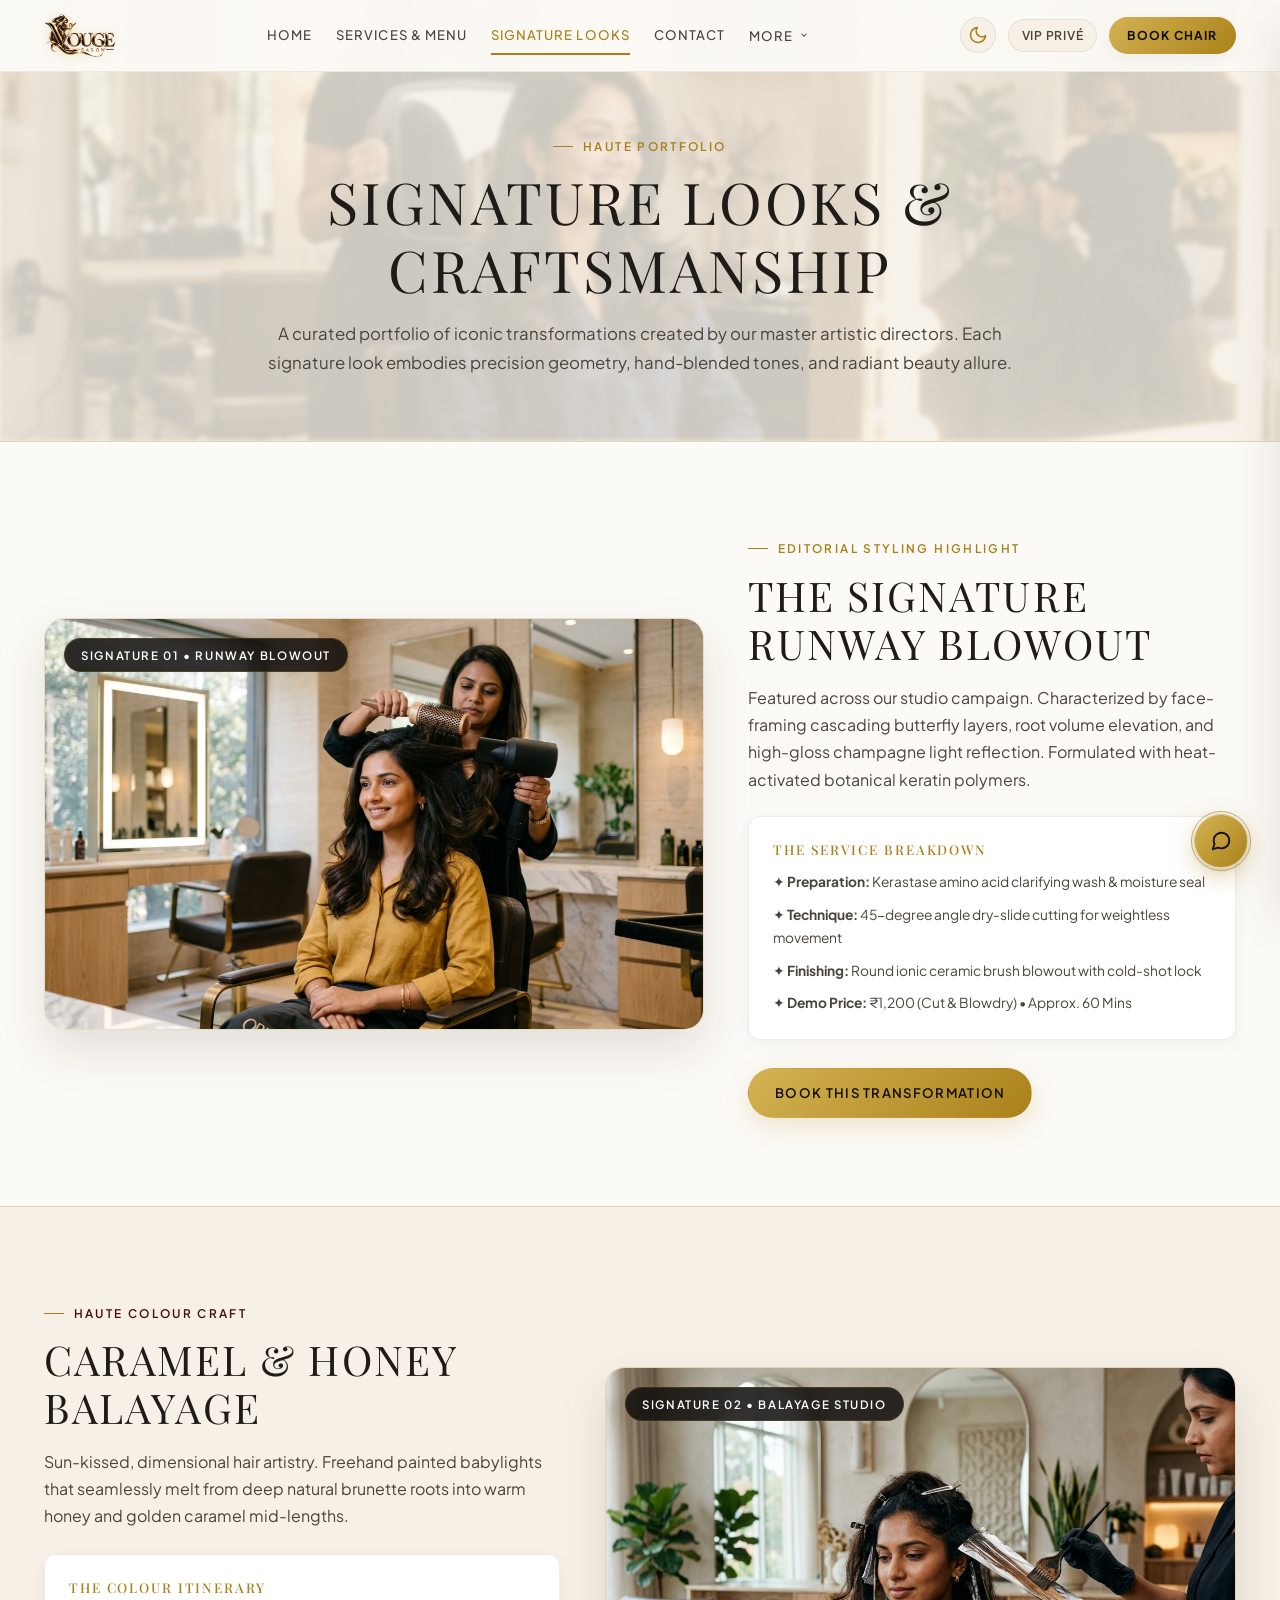
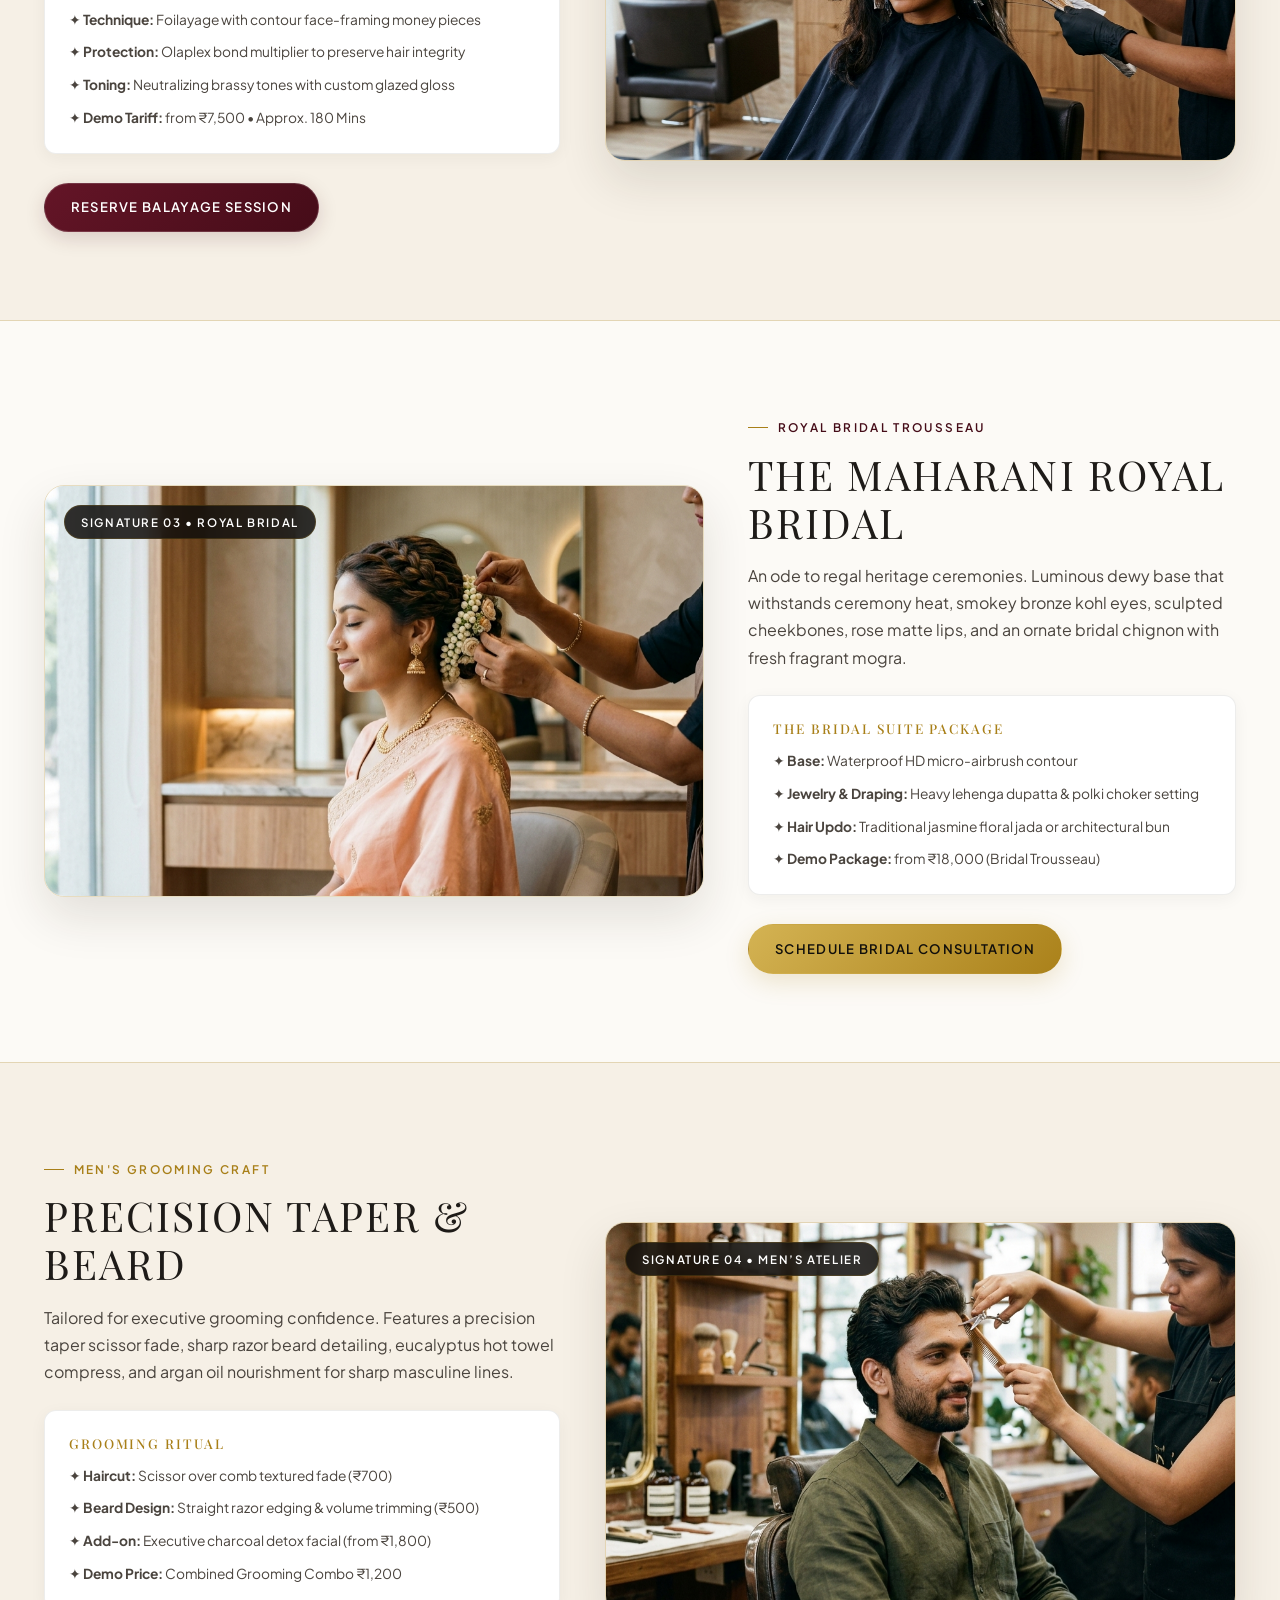
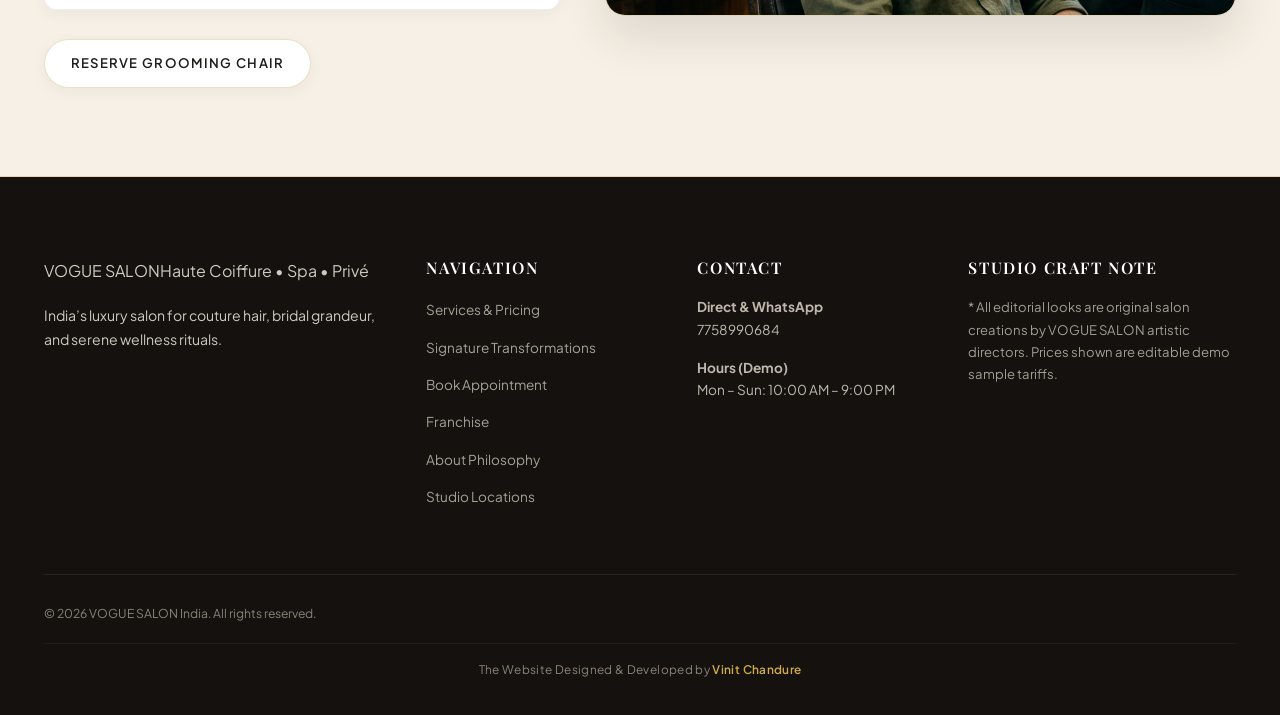
<file: signature-looks.html>
<!DOCTYPE html>
<html lang="en" data-theme="light">
<head>
  <meta charset="UTF-8">
  <meta name="viewport" content="width=device-width, initial-scale=1.0">
  <title>Signature Looks &amp; Haute Coiffure Transformations | VOGUE SALON India</title>
  <meta name="description" content="Discover iconic salon transformations and signature editorial looks created by VOGUE SALON master artistic directors. Call or WhatsApp 7758990684.">
  <link rel="stylesheet" href="assets/css/style.css">
  <link rel="icon" href="data:image/svg+xml,<svg xmlns='http://www.w3.org/2000/svg' viewBox='0 0 100 100'><text y='.9em' font-size='90'>✦</text></svg>">
</head>
<body>

  <!-- SITE HEADER / NAVIGATION -->
  <!-- SITE HEADER / NAVIGATION -->
  <!-- SITE HEADER / NAVIGATION -->
  <header class="site-header">
    <div class="container nav-container">
      <a href="index.html" class="site-logo" aria-label="VOGUE SALON Home">
        <img src="assets/images/logo.png" alt="VOGUE SALON" class="logo-image">
      </a>

      <nav class="nav-center" aria-label="Main Navigation">
        <ul class="nav-menu">
          <li><a href="index.html" class="nav-link">Home</a></li>
          <li><a href="services.html" class="nav-link">Services &amp; Menu</a></li>
          <li><a href="signature-looks.html" class="nav-link active">Signature Looks</a></li>
          <li><a href="contact.html" class="nav-link">Contact</a></li>
          <li class="nav-item-dropdown">
            <button class="nav-link nav-dropdown-btn" aria-expanded="false" aria-haspopup="true">
              <span>More</span>
              <svg class="dropdown-chevron" width="10" height="10" viewBox="0 0 24 24" fill="none" stroke="currentColor" stroke-width="2.5"><polyline points="6 9 12 15 18 9"></polyline></svg>
            </button>
            <ul class="nav-dropdown-menu">
              <li><a href="about.html" class="nav-dropdown-link">About Atelier</a></li>
              <li><a href="franchise.html" class="nav-dropdown-link">Franchise &amp; Expansion</a></li>
            </ul>
          </li>
        </ul>
      </nav>

      <div class="nav-actions">
        <button id="themeToggleBtn" class="theme-toggle-btn" aria-label="Toggle Light/Dark Theme" title="Toggle Light/Dark Theme"></button>
        <button class="auth-nav-btn" data-auth-open aria-label="VIP Sign In">VIP Privé</button>
        <a href="booking.html" class="btn-book-nav">Book Chair</a>
        <button class="mobile-nav-toggle" aria-label="Toggle navigation menu" aria-expanded="false">
          <span></span><span></span><span></span>
        </button>
      </div>
    </div>
  </header>

  <!-- Mobile Off-Canvas Drawer -->
  <div class="mobile-drawer-overlay" id="mobileDrawerOverlay"></div>
  <aside class="mobile-drawer" id="mobileDrawer" aria-label="Mobile Navigation Menu">
    <div class="mobile-drawer-top">
      <a href="index.html" class="mobile-drawer-brand">
        <img src="assets/images/logo.png" alt="VOGUE SALON" style="height: 42px; width: auto;">
      </a>
      <button class="mobile-drawer-close" id="mobileDrawerClose" aria-label="Close navigation menu">&times;</button>
    </div>
    <ul class="mobile-drawer-links">
      <li><a href="index.html" class="mobile-nav-link">Home</a></li>
      <li><a href="services.html" class="mobile-nav-link">Services &amp; Menu</a></li>
      <li><a href="signature-looks.html" class="mobile-nav-link active">Signature Looks</a></li>
      <li><a href="booking.html" class="mobile-nav-link">Book Appointment</a></li>
      <li><a href="franchise.html" class="mobile-nav-link">Franchise Opportunities</a></li>
      <li><a href="about.html" class="mobile-nav-link">About Atelier</a></li>
      <li><a href="contact.html" class="mobile-nav-link">Contact &amp; Locations</a></li>
    </ul>
    <div class="mobile-drawer-footer">
      <a href="booking.html" class="btn btn-primary" style="width: 100%; text-align: center;">Book Chair</a>
      <a href="https://wa.me/917758990684?text=Hello%20VOGUE%20SALON,%20I%20would%20like%20to%20inquire%20about%20a%20luxury%20appointment." target="_blank" rel="noopener noreferrer" class="btn btn-plum" style="width: 100%; text-align: center; margin-top: 0.6rem;">WhatsApp: 7758990684</a>
    </div>
  </aside>

  <main id="main-content">
    <!-- PAGE HEADER -->
    <section style="position: relative; padding: calc(var(--nav-height) + 3.5rem) 0 4rem; background: var(--bg-secondary); overflow: hidden; border-bottom: 1px solid var(--border-light);">
      <div style="position: absolute; inset: 0; opacity: 0.16; z-index: 1;">
        <img src="assets/images/slide-finish.jpg" alt="VOGUE SALON Editorial Runway Couture" style="width: 100%; height: 100%; object-fit: cover; filter: blur(2px);">
      </div>

      <div class="container" style="position: relative; z-index: 3; text-align: center; max-width: 820px;">
        <span class="editorial-tag">Haute Portfolio</span>
        <h1 class="editorial-title" style="margin-bottom: 1rem;">
          SIGNATURE LOOKS &amp; CRAFTSMANSHIP
        </h1>
        <p style="color: var(--text-secondary); font-size: 1.05rem; line-height: 1.7;">
          A curated portfolio of iconic transformations created by our master artistic directors. Each signature look embodies precision geometry, hand-blended tones, and radiant beauty allure.
        </p>
      </div>
    </section>

    <!-- LOOK 01: THE SIGNATURE RUNWAY BLOWOUT -->
    <section class="section">
      <div class="container">
        <div class="editorial-showcase-grid">
          <div class="showcase-banner-frame">
            <img src="assets/images/slide-blowdry.jpg" alt="VOGUE SALON client receiving round brush layered blowout" loading="lazy">
            <span class="showcase-badge-floating">Signature 01 &bull; Runway Blowout</span>
          </div>
          <div>
            <span class="editorial-tag">Editorial Styling Highlight</span>
            <h2 class="editorial-title" style="font-size: clamp(2rem, 3.2vw, 2.6rem); margin-bottom: 1rem;">
              THE SIGNATURE RUNWAY BLOWOUT
            </h2>
            <p style="color: var(--text-secondary); margin-bottom: 1.5rem; line-height: 1.7;">
              Featured across our studio campaign. Characterized by face-framing cascading butterfly layers, root volume elevation, and high-gloss champagne light reflection. Formulated with heat-activated botanical keratin polymers.
            </p>
            <div style="background: var(--bg-card); border: 1px solid var(--border-subtle); padding: 1.5rem; border-radius: var(--radius-md); margin-bottom: 1.8rem; box-shadow: var(--shadow-sm);">
              <h4 style="font-size: 0.84rem; letter-spacing: 0.14em; color: var(--gold-primary); margin-bottom: 0.8rem;">THE SERVICE BREAKDOWN</h4>
              <ul style="list-style: none; display: flex; flex-direction: column; gap: 0.6rem; font-size: 0.86rem; color: var(--text-secondary);">
                <li>✦ <strong>Preparation:</strong> Kerastase amino acid clarifying wash &amp; moisture seal</li>
                <li>✦ <strong>Technique:</strong> 45-degree angle dry-slide cutting for weightless movement</li>
                <li>✦ <strong>Finishing:</strong> Round ionic ceramic brush blowout with cold-shot lock</li>
                <li>✦ <strong>Demo Price:</strong> ₹1,200 (Cut &amp; Blowdry) &bull; Approx. 60 Mins</li>
              </ul>
            </div>
            <a href="booking.html" class="btn btn-primary">Book This Transformation</a>
          </div>
        </div>
      </div>
    </section>

    <!-- LOOK 02: DIMENSIONAL CARAMEL & HONEY BALAYAGE -->
    <section class="section" style="background-color: var(--bg-secondary); border-top: 1px solid var(--border-light); border-bottom: 1px solid var(--border-light);">
      <div class="container">
        <div class="editorial-showcase-grid" style="grid-template-columns: 0.9fr 1.1fr;">
          <div>
            <span class="editorial-tag" style="color: var(--plum-primary);">Haute Colour Craft</span>
            <h2 class="editorial-title" style="font-size: clamp(2rem, 3.2vw, 2.6rem); margin-bottom: 1rem;">
              CARAMEL &amp; HONEY BALAYAGE
            </h2>
            <p style="color: var(--text-secondary); margin-bottom: 1.5rem; line-height: 1.7;">
              Sun-kissed, dimensional hair artistry. Freehand painted babylights that seamlessly melt from deep natural brunette roots into warm honey and golden caramel mid-lengths.
            </p>
            <div style="background: var(--bg-card); border: 1px solid var(--border-subtle); padding: 1.5rem; border-radius: var(--radius-md); margin-bottom: 1.8rem; box-shadow: var(--shadow-sm);">
              <h4 style="font-size: 0.84rem; letter-spacing: 0.14em; color: var(--gold-primary); margin-bottom: 0.8rem;">THE COLOUR ITINERARY</h4>
              <ul style="list-style: none; display: flex; flex-direction: column; gap: 0.6rem; font-size: 0.86rem; color: var(--text-secondary);">
                <li>✦ <strong>Technique:</strong> Foilayage with contour face-framing money pieces</li>
                <li>✦ <strong>Protection:</strong> Olaplex bond multiplier to preserve hair integrity</li>
                <li>✦ <strong>Toning:</strong> Neutralizing brassy tones with custom glazed gloss</li>
                <li>✦ <strong>Demo Tariff:</strong> from ₹7,500 &bull; Approx. 180 Mins</li>
              </ul>
            </div>
            <a href="booking.html" class="btn btn-plum">Reserve Balayage Session</a>
          </div>
          <div class="showcase-banner-frame">
            <img src="assets/images/slide-colour.jpg" alt="Dimensional caramel honey balayage foil application" loading="lazy">
            <span class="showcase-badge-floating">Signature 02 &bull; Balayage Studio</span>
          </div>
        </div>
      </div>
    </section>

    <!-- LOOK 03: ROYAL INDIAN BRIDAL GLAMOUR -->
    <section class="section">
      <div class="container">
        <div class="editorial-showcase-grid">
          <div class="showcase-banner-frame">
            <img src="assets/images/bridal-glam.jpg" alt="Royal Indian bridal hair styling and fresh jasmine floral updo" loading="lazy">
            <span class="showcase-badge-floating">Signature 03 &bull; Royal Bridal</span>
          </div>
          <div>
            <span class="editorial-tag" style="color: var(--plum-primary);">Royal Bridal Trousseau</span>
            <h2 class="editorial-title" style="font-size: clamp(2rem, 3.2vw, 2.6rem); margin-bottom: 1rem;">
              THE MAHARANI ROYAL BRIDAL
            </h2>
            <p style="color: var(--text-secondary); margin-bottom: 1.5rem; line-height: 1.7;">
              An ode to regal heritage ceremonies. Luminous dewy base that withstands ceremony heat, smokey bronze kohl eyes, sculpted cheekbones, rose matte lips, and an ornate bridal chignon with fresh fragrant mogra.
            </p>
            <div style="background: var(--bg-card); border: 1px solid var(--border-subtle); padding: 1.5rem; border-radius: var(--radius-md); margin-bottom: 1.8rem; box-shadow: var(--shadow-sm);">
              <h4 style="font-size: 0.84rem; letter-spacing: 0.14em; color: var(--gold-primary); margin-bottom: 0.8rem;">THE BRIDAL SUITE PACKAGE</h4>
              <ul style="list-style: none; display: flex; flex-direction: column; gap: 0.6rem; font-size: 0.86rem; color: var(--text-secondary);">
                <li>✦ <strong>Base:</strong> Waterproof HD micro-airbrush contour</li>
                <li>✦ <strong>Jewelry &amp; Draping:</strong> Heavy lehenga dupatta &amp; polki choker setting</li>
                <li>✦ <strong>Hair Updo:</strong> Traditional jasmine floral jada or architectural bun</li>
                <li>✦ <strong>Demo Package:</strong> from ₹18,000 (Bridal Trousseau)</li>
              </ul>
            </div>
            <a href="booking.html" class="btn btn-primary">Schedule Bridal Consultation</a>
          </div>
        </div>
      </div>
    </section>

    <!-- LOOK 04: PRECISION TAPER & SCULPTED BEARD -->
    <section class="section" style="background-color: var(--bg-secondary); border-top: 1px solid var(--border-light); border-bottom: 1px solid var(--border-light);">
      <div class="container">
        <div class="editorial-showcase-grid" style="grid-template-columns: 0.9fr 1.1fr;">
          <div>
            <span class="editorial-tag">Men's Grooming Craft</span>
            <h2 class="editorial-title" style="font-size: clamp(2rem, 3.2vw, 2.6rem); margin-bottom: 1rem;">
              PRECISION TAPER &amp; BEARD
            </h2>
            <p style="color: var(--text-secondary); margin-bottom: 1.5rem; line-height: 1.7;">
              Tailored for executive grooming confidence. Features a precision taper scissor fade, sharp razor beard detailing, eucalyptus hot towel compress, and argan oil nourishment for sharp masculine lines.
            </p>
            <div style="background: var(--bg-card); border: 1px solid var(--border-subtle); padding: 1.5rem; border-radius: var(--radius-md); margin-bottom: 1.8rem; box-shadow: var(--shadow-sm);">
              <h4 style="font-size: 0.84rem; letter-spacing: 0.14em; color: var(--gold-primary); margin-bottom: 0.8rem;">GROOMING RITUAL</h4>
              <ul style="list-style: none; display: flex; flex-direction: column; gap: 0.6rem; font-size: 0.86rem; color: var(--text-secondary);">
                <li>✦ <strong>Haircut:</strong> Scissor over comb textured fade (₹700)</li>
                <li>✦ <strong>Beard Design:</strong> Straight razor edging &amp; volume trimming (₹500)</li>
                <li>✦ <strong>Add-on:</strong> Executive charcoal detox facial (from ₹1,800)</li>
                <li>✦ <strong>Demo Price:</strong> Combined Grooming Combo ₹1,200</li>
              </ul>
            </div>
            <a href="booking.html" class="btn btn-secondary">Reserve Grooming Chair</a>
          </div>
          <div class="showcase-banner-frame">
            <img src="assets/images/mens-grooming.jpg" alt="Men's precision textured haircut and beard grooming in salon chair" loading="lazy">
            <span class="showcase-badge-floating">Signature 04 &bull; Men’s Atelier</span>
          </div>
        </div>
      </div>
    </section>

  </main>

  <!-- VIP SIGN IN / CLIENT PORTAL MODAL -->
  <dialog id="authModal" class="custom-modal" aria-labelledby="authModalTitle">
    <div class="modal-header">
      <h3 id="authModalTitle" style="font-size: 1.3rem;">
        VIP PRIVÉ PORTAL
      </h3>
      <button id="closeAuthModal" class="modal-close-btn" aria-label="Close VIP Portal">&times;</button>
    </div>
    <form id="clientAuthForm">
      <div class="form-group" style="margin-bottom: 1.2rem;">
        <label for="authIdentifier" class="form-label">Phone Number or VIP Email</label>
        <input type="text" id="authIdentifier" class="form-control" placeholder="+91 98765 43210 or vip@client.in" required>
      </div>
      <div class="form-group" style="margin-bottom: 1.5rem;">
        <label for="authPin" class="form-label">4-Digit Security PIN or OTP</label>
        <input type="password" id="authPin" class="form-control" placeholder="••••" maxlength="6">
      </div>
      <button type="submit" class="btn btn-primary" style="width: 100%;">Sign In to VIP Privé</button>
      <div id="authStatusMessage"></div>
    </form>
  </dialog>

  <!-- FLOATING CONCIERGE CONTACT WIDGET -->
  <div class="floating-contact-widget" id="floatingContactWidget">
    <!-- Popover Menu -->
    <div class="floating-contact-menu" id="floatingContactMenu" role="dialog" aria-modal="false" aria-label="Contact VOGUE SALON" hidden>
      <div class="floating-menu-header">
        <span class="floating-menu-title">Salon Concierge</span>
        <span class="floating-menu-status"><span class="status-dot"></span> Available 10am–9pm</span>
      </div>
      <div class="floating-menu-items">
        <a href="https://wa.me/917758990684" target="_blank" rel="noopener noreferrer" class="floating-menu-item item-whatsapp" aria-label="WhatsApp 7758990684">
          <div class="item-icon-wrap whatsapp-icon-wrap">
            <svg width="22" height="22" viewBox="0 0 24 24" fill="currentColor" aria-hidden="true">
              <path d="M17.472 14.382c-.297-.149-1.758-.867-2.03-.967-.273-.099-.471-.148-.67.15-.197.297-.767.966-.94 1.164-.173.199-.347.223-.644.075-.297-.15-1.255-.463-2.39-1.475-.883-.788-1.48-1.761-1.653-2.059-.173-.297-.018-.458.13-.606.134-.133.298-.347.446-.52.149-.174.198-.298.298-.497.099-.198.05-.371-.025-.52-.075-.149-.669-1.612-.916-2.207-.242-.579-.487-.5-.669-.51-.173-.008-.371-.01-.57-.01-.198 0-.52.074-.792.372-.272.297-1.04 1.016-1.04 2.479 0 1.462 1.065 2.875 1.213 3.074.149.198 2.096 3.2 5.077 4.487.709.306 1.262.489 1.694.625.712.227 1.36.195 1.871.118.571-.085 1.758-.719 2.006-1.413.248-.694.248-1.289.173-1.413-.074-.124-.272-.198-.57-.347m-5.421 7.403h-.004a9.87 9.87 0 01-5.031-1.378l-.361-.214-3.741.982.998-3.648-.235-.374a9.86 9.86 0 01-1.51-5.26c.001-5.45 4.436-9.884 9.888-9.884 2.64 0 5.122 1.03 6.988 2.898a9.825 9.825 0 012.893 6.994c-.003 5.45-4.437 9.884-9.885 9.884m8.413-18.297A11.815 11.815 0 0012.05 0C5.495 0 .16 5.335.157 11.892c0 2.096.547 4.142 1.588 5.945L.05 24l6.305-1.654a11.882 11.882 0 005.683 1.448h.005c6.554 0 11.89-5.335 11.893-11.893a11.821 11.821 0 00-3.48-8.413z"/>
            </svg>
          </div>
          <div class="item-text-wrap">
            <span class="item-label">WhatsApp 7758990684</span>
            <span class="item-sub">Instant chat &amp; consultations</span>
          </div>
          <svg class="item-arrow" width="16" height="16" viewBox="0 0 24 24" fill="none" stroke="currentColor" stroke-width="2" aria-hidden="true"><path d="M5 12h14M12 5l7 7-7 7"/></svg>
        </a>

        <a href="tel:7758990684" class="floating-menu-item item-phone" aria-label="Call 7758990684">
          <div class="item-icon-wrap phone-icon-wrap">
            <svg width="20" height="20" viewBox="0 0 24 24" fill="none" stroke="currentColor" stroke-width="2" stroke-linecap="round" stroke-linejoin="round" aria-hidden="true">
              <path d="M22 16.92v3a2 2 0 0 1-2.18 2 19.79 19.79 0 0 1-8.63-3.07 19.5 19.5 0 0 1-6-6 19.79 19.79 0 0 1-3.07-8.67A2 2 0 0 1 4.11 2h3a2 2 0 0 1 2 1.72 12.84 12.84 0 0 0 .7 2.81 2 2 0 0 1-.45 2.11L8.09 9.91a16 16 0 0 0 6 6l1.27-1.27a2 2 0 0 1 2.11-.45 12.84 12.84 0 0 0 2.81.7A2 2 0 0 1 22 16.92z"></path>
            </svg>
          </div>
          <div class="item-text-wrap">
            <span class="item-label">Call 7758990684</span>
            <span class="item-sub">Direct atelier front desk</span>
          </div>
          <svg class="item-arrow" width="16" height="16" viewBox="0 0 24 24" fill="none" stroke="currentColor" stroke-width="2" aria-hidden="true"><path d="M5 12h14M12 5l7 7-7 7"/></svg>
        </a>
      </div>
    </div>

    <!-- Main Trigger Button -->
    <button type="button" class="floating-trigger-btn" id="floatingContactTrigger" aria-expanded="false" aria-controls="floatingContactMenu" aria-label="Contact VOGUE SALON" title="Contact VOGUE SALON">
      <span class="trigger-icon trigger-icon-closed">
        <svg width="22" height="22" viewBox="0 0 24 24" fill="none" stroke="currentColor" stroke-width="2" stroke-linecap="round" stroke-linejoin="round" aria-hidden="true">
          <path d="M21 11.5a8.38 8.38 0 0 1-.9 3.8 8.5 8.5 0 0 1-7.6 4.7 8.38 8.38 0 0 1-3.8-.9L3 21l1.9-5.7a8.38 8.38 0 0 1-.9-3.8 8.5 8.5 0 0 1 4.7-7.6 8.38 8.38 0 0 1 3.8-.9h.5a8.48 8.48 0 0 1 8 8v.5z"></path>
        </svg>
      </span>
      <span class="trigger-icon trigger-icon-opened">
        <svg width="20" height="20" viewBox="0 0 24 24" fill="none" stroke="currentColor" stroke-width="2.2" stroke-linecap="round" stroke-linejoin="round" aria-hidden="true">
          <line x1="18" y1="6" x2="6" y2="18"></line>
          <line x1="6" y1="6" x2="18" y2="18"></line>
        </svg>
      </span>
      <span class="trigger-pulse" aria-hidden="true"></span>
    </button>
  </div>

  <!-- SITE FOOTER -->
  <footer class="site-footer">
    <div class="container">
      <div class="footer-grid">
        <div class="footer-col">
          <a href="index.html" class="brand-logo" style="margin-bottom: 1.2rem;">
            <span class="logo-main">VOGUE SALON</span>
            <span class="logo-sub">Haute Coiffure &bull; Spa &bull; Privé</span>
          </a>
          <p style="font-size: 0.88rem; line-height: 1.7;">
            India’s luxury salon for couture hair, bridal grandeur, and serene wellness rituals.
          </p>
        </div>
        <div class="footer-col">
          <h4>NAVIGATION</h4>
          <ul class="footer-links">
            <li><a href="services.html">Services &amp; Pricing</a></li>
            <li><a href="signature-looks.html">Signature Transformations</a></li>
            <li><a href="booking.html">Book Appointment</a></li>
            <li><a href="franchise.html">Franchise</a></li>
            <li><a href="about.html">About Philosophy</a></li>
            <li><a href="contact.html">Studio Locations</a></li>
          </ul>
        </div>
        <div class="footer-col">
          <h4>CONTACT</h4>
          <div class="footer-contact-item">
            <div><strong>Direct &amp; WhatsApp</strong><br><a href="tel:7758990684">7758990684</a></div>
          </div>
          <div class="footer-contact-item">
            <div><strong>Hours (Demo)</strong><br>Mon – Sun: 10:00 AM – 9:00 PM</div>
          </div>
        </div>
        <div class="footer-col">
          <h4>STUDIO CRAFT NOTE</h4>
          <p style="font-size: 0.82rem; color: #a39c90;">
            * All editorial looks are original salon creations by VOGUE SALON artistic directors. Prices shown are editable demo sample tariffs.
          </p>
        </div>
      </div>
      <div class="footer-bottom">
        <div>&copy; 2026 VOGUE SALON India. All rights reserved.</div>
      </div>
      <div class="footer-credit">
        The Website Designed &amp; Developed by <a href="tel:+918624990684" class="footer-credit-link">Vinit Chandure</a>
      </div>
    </div>
  </footer>

  <script src="assets/js/main.js"></script>
</body>
</html>
</file>
<file: assets/css/style.css>
/* ==========================================================================
   VOGUE SALON - LUXURY INDIAN EDITORIAL DESIGN SYSTEM
   Softened, Elegant Typography & Refined Architecture
   ========================================================================== */

@import url('https://fonts.googleapis.com/css2?family=Cormorant+Garamond:ital,wght@0,300;0,400;0,500;0,600;1,400&family=Playfair+Display:ital,wght@0,400;0,500;0,600;1,400&family=Plus+Jakarta+Sans:wght@300;400;500;600;700&display=swap');

:root {
  /* Default Theme: Light Mode (Warm Ivory & Soft Blush) */
  --bg-primary: #fcfaf6;
  --bg-secondary: #f6f0e6;
  --bg-tertiary: #eee5d7;
  --bg-card: #ffffff;
  --bg-glass: rgba(252, 250, 246, 0.94);
  --bg-glass-card: rgba(255, 255, 255, 0.92);
  --bg-glass-elevated: rgba(255, 255, 255, 0.98);

  --text-primary: #1e1b18;
  --text-secondary: #4a443e;
  --text-muted: #7d756d;
  
  --gold-primary: #a87f18;
  --gold-light: #cfab45;
  --gold-dark: #785a0c;
  --gold-gradient: linear-gradient(135deg, #d4b353 0%, #aa811a 100%);
  --gold-glow: rgba(168, 127, 24, 0.15);

  --plum-primary: #450c18;
  --plum-light: #641527;
  --plum-glow: rgba(69, 12, 24, 0.16);

  --emerald-primary: #0f4835;
  --emerald-light: #196b50;

  --rose-blush: #b56c77;
  --rose-blush-soft: #fbf0f2;

  --champagne: #faedd9;
  --champagne-accent: #e5cbab;

  --border-light: rgba(168, 127, 24, 0.24);
  --border-subtle: rgba(30, 27, 24, 0.08);
  --border-focus: #a87f18;

  --shadow-sm: 0 4px 16px rgba(40, 30, 15, 0.05);
  --shadow-md: 0 10px 28px rgba(40, 30, 15, 0.08);
  --shadow-lg: 0 20px 48px rgba(40, 30, 15, 0.12);
  --shadow-gold: 0 8px 24px rgba(168, 127, 24, 0.18);

  /* Refined, Lighter Editorial Fonts */
  --font-serif: 'Playfair Display', 'Cormorant Garamond', 'Times New Roman', serif;
  --font-display: 'Playfair Display', 'Cormorant Garamond', serif;
  --font-sans: 'Plus Jakarta Sans', -apple-system, BlinkMacSystemFont, 'Segoe UI', Roboto, sans-serif;

  --radius-xs: 4px;
  --radius-sm: 8px;
  --radius-md: 12px;
  --radius-lg: 20px;
  --radius-full: 9999px;

  --transition-fast: 0.2s cubic-bezier(0.16, 1, 0.3, 1);
  --transition-medium: 0.35s cubic-bezier(0.16, 1, 0.3, 1);
  --transition-slow: 0.6s cubic-bezier(0.16, 1, 0.3, 1);

  --nav-height: 72px;
}

/* Dark Mode Overrides (Editorial Noir) */
[data-theme="dark"] {
  --bg-primary: #0a0908;
  --bg-secondary: #131210;
  --bg-tertiary: #1b1916;
  --bg-card: #181614;
  --bg-glass: rgba(14, 13, 11, 0.92);
  --bg-glass-card: rgba(26, 24, 21, 0.88);
  --bg-glass-elevated: rgba(34, 31, 27, 0.96);

  --text-primary: #fcf9f2;
  --text-secondary: #cac3b8;
  --text-muted: #8b857c;
  
  --gold-primary: #d4af37;
  --gold-light: #f3e5ab;
  --gold-dark: #997819;
  --gold-gradient: linear-gradient(135deg, #f5e49b 0%, #d4af37 100%);
  --gold-glow: rgba(212, 175, 55, 0.22);

  --plum-primary: #5c1122;
  --plum-light: #7c1a2f;
  --plum-glow: rgba(124, 26, 47, 0.35);

  --emerald-primary: #125e43;
  --emerald-light: #1b8560;

  --rose-blush: #e2b4b7;
  --rose-blush-soft: rgba(226, 180, 183, 0.12);

  --champagne: #483d2e;
  --champagne-accent: #b38819;

  --border-light: rgba(212, 175, 55, 0.22);
  --border-subtle: rgba(255, 255, 255, 0.08);
  --border-focus: #d4af37;

  --shadow-sm: 0 4px 16px rgba(0, 0, 0, 0.35);
  --shadow-md: 0 10px 30px rgba(0, 0, 0, 0.5);
  --shadow-lg: 0 20px 50px rgba(0, 0, 0, 0.7);
  --shadow-gold: 0 10px 28px rgba(212, 175, 55, 0.2);
}

/* ==========================================================================
   RESET & BASE STYLES
   ========================================================================== */
*, *::before, *::after {
  box-sizing: border-box;
  margin: 0;
  padding: 0;
}

html {
  font-size: 16px;
  scroll-behavior: smooth;
  scroll-padding-top: calc(var(--nav-height) + 16px);
  overflow-x: hidden;
  width: 100%;
}

body {
  font-family: var(--font-sans);
  background-color: var(--bg-primary);
  color: var(--text-primary);
  line-height: 1.68;
  -webkit-font-smoothing: antialiased;
  -moz-osx-font-smoothing: grayscale;
  overflow-x: hidden;
  width: 100%;
  max-width: 100%;
  transition: background-color var(--transition-medium), color var(--transition-medium);
}

img {
  max-width: 100%;
  height: auto;
  display: block;
}

a {
  color: inherit;
  text-decoration: none;
  transition: color var(--transition-fast);
}

button, input, select, textarea {
  font-family: inherit;
  font-size: inherit;
  color: inherit;
}

button {
  cursor: pointer;
  border: none;
  background: none;
}

/* ==========================================================================
   SOFTENED, ELEGANT EDITORIAL TYPOGRAPHY
   ========================================================================== */
h1, h2, h3, h4, h5, h6 {
  font-family: var(--font-display);
  font-weight: 500; /* Softened font weight */
  letter-spacing: 0.04em;
  line-height: 1.2;
  color: var(--text-primary);
}

/* Elegant headline style without cartoonish letter-by-letter oversized initials */
.editorial-title {
  font-family: var(--font-display);
  font-size: clamp(2.2rem, 4.5vw, 3.6rem);
  font-weight: 400; /* Graceful light-medium weight */
  letter-spacing: 0.05em;
  line-height: 1.18;
  overflow-wrap: break-word;
  word-break: break-word;
}

@media (max-width: 640px) {
  .editorial-title {
    font-size: clamp(1.4rem, 6.2vw, 2.2rem) !important;
    line-height: 1.2;
    overflow-wrap: break-word;
    word-break: break-word;
  }
}

@media (max-width: 360px) {
  .editorial-title {
    font-size: clamp(1.22rem, 5.6vw, 1.55rem) !important;
    letter-spacing: 0.03em;
  }
}

/* Optional graceful drop-cap for section lead headers only */
.lead-initial {
  font-size: 1.15em;
  color: var(--gold-primary);
  font-weight: 500;
}

.editorial-tag {
  display: inline-flex;
  align-items: center;
  gap: 0.6rem;
  font-family: var(--font-sans);
  font-size: 0.74rem;
  font-weight: 600;
  letter-spacing: 0.2em;
  text-transform: uppercase;
  color: var(--gold-primary);
  margin-bottom: 0.75rem;
  max-width: 100%;
}

@media (max-width: 640px) {
  .editorial-tag {
    font-size: 0.7rem;
    letter-spacing: 0.12em;
    flex-wrap: wrap;
    line-height: 1.35;
  }
}

.editorial-tag::before {
  content: '';
  width: 20px;
  height: 1px;
  background: var(--gold-primary);
  display: inline-block;
}

.container {
  width: 100%;
  max-width: 1240px;
  margin: 0 auto;
  padding: 0 1.5rem;
  box-sizing: border-box;
}

@media (max-width: 640px) {
  .container {
    padding: 0 1rem;
  }
}

.section {
  padding: 5.5rem 0;
  position: relative;
  overflow: hidden;
}

.section-dark {
  background-color: #12100e;
  color: #f7f4ee;
}

.section-dark h2, 
.section-dark h3,
.section-dark h4 {
  color: #ffffff;
}

.section-dark p {
  color: #cfc8be;
}

.section-header {
  text-align: center;
  max-width: 760px;
  margin: 0 auto 3.2rem;
  position: relative;
  z-index: 2;
}

.section-header h2 {
  font-size: clamp(2rem, 3.2vw, 2.7rem);
}

.section-header p {
  color: var(--text-secondary);
  font-size: 1.02rem;
  margin-top: 0.8rem;
  font-weight: 400;
}

/* ==========================================================================
   CLEAN, BALANCED, COMPACT NAVIGATION BAR
   ========================================================================== */
.site-header {
  position: fixed;
  top: 0;
  left: 0;
  right: 0;
  height: var(--nav-height);
  background: var(--bg-glass);
  backdrop-filter: blur(16px);
  -webkit-backdrop-filter: blur(16px);
  border-bottom: 1px solid var(--border-subtle);
  z-index: 1000;
  transition: all var(--transition-fast);
}

.site-header.scrolled {
  height: 64px;
  background: var(--bg-glass-elevated);
  border-bottom-color: var(--border-light);
  box-shadow: var(--shadow-sm);
}

.nav-container {
  display: flex;
  align-items: center;
  justify-content: space-between;
  height: 100%;
  gap: 1.2rem;
}

/* Left: Salon Brand Logo */
.site-logo, .brand-logo {
  display: inline-flex;
  align-items: center;
  text-decoration: none;
  flex-shrink: 0;
}

.site-logo .logo-image, .brand-logo .logo-image {
  height: 48px;
  width: auto;
  max-height: 48px;
  object-fit: contain;
  display: block;
  filter: drop-shadow(0 2px 6px rgba(168, 127, 24, 0.2));
  transition: transform var(--transition-fast);
}

.site-logo:hover .logo-image, .brand-logo:hover .logo-image {
  transform: scale(1.03);
}

/* Center: Navigation Links - Strictly single-line layout */
.nav-center {
  display: flex;
  align-items: center;
  justify-content: center;
  flex: 1;
}

.nav-menu {
  display: flex;
  align-items: center;
  gap: 1.5rem;
  list-style: none;
  margin: 0;
  padding: 0;
  white-space: nowrap;
}

.nav-link {
  font-family: var(--font-sans);
  font-size: 0.82rem;
  font-weight: 500;
  letter-spacing: 0.08em;
  text-transform: uppercase;
  color: var(--text-secondary);
  position: relative;
  padding: 0.4rem 0;
  white-space: nowrap !important;
  display: inline-flex;
  align-items: center;
  gap: 0.35rem;
  transition: color var(--transition-fast);
}

.nav-link::after {
  content: '';
  position: absolute;
  bottom: -2px;
  left: 0;
  width: 0;
  height: 1.5px;
  background: var(--gold-primary);
  transition: width var(--transition-fast);
}

.nav-link:hover,
.nav-link.active {
  color: var(--gold-primary);
}

.nav-link.active::after,
.nav-link:hover::after {
  width: 100%;
}

/* "More" Dropdown Menu */
.nav-item-dropdown {
  position: relative;
}

.nav-dropdown-btn {
  background: none;
  border: none;
  cursor: pointer;
}

.nav-dropdown-btn .dropdown-chevron {
  transition: transform var(--transition-fast);
}

.nav-item-dropdown:hover .dropdown-chevron,
.nav-item-dropdown.open .dropdown-chevron {
  transform: rotate(180deg);
}

.nav-dropdown-menu {
  position: absolute;
  top: 100%;
  right: 0;
  margin-top: 0.6rem;
  min-width: 210px;
  background: var(--bg-glass-elevated);
  backdrop-filter: blur(20px);
  -webkit-backdrop-filter: blur(20px);
  border: 1px solid var(--border-light);
  border-radius: var(--radius-md);
  padding: 0.5rem 0;
  list-style: none;
  box-shadow: var(--shadow-lg);
  opacity: 0;
  visibility: hidden;
  transform: translateY(8px);
  transition: all var(--transition-fast);
  z-index: 100;
}

.nav-item-dropdown:hover .nav-dropdown-menu,
.nav-item-dropdown.open .nav-dropdown-menu {
  opacity: 1;
  visibility: visible;
  transform: translateY(0);
}

.nav-dropdown-link {
  display: block;
  padding: 0.65rem 1.25rem;
  font-size: 0.78rem;
  font-weight: 500;
  letter-spacing: 0.05em;
  text-transform: uppercase;
  color: var(--text-secondary);
  white-space: nowrap;
  transition: all var(--transition-fast);
}

.nav-dropdown-link:hover,
.nav-dropdown-link.active {
  color: var(--gold-primary);
  background: var(--bg-secondary);
  padding-left: 1.45rem;
}

/* Right: Actions */
.nav-actions {
  display: flex;
  align-items: center;
  gap: 0.75rem;
  flex-shrink: 0;
}

.theme-toggle-btn {
  width: 36px;
  height: 36px;
  border-radius: var(--radius-full);
  border: 1px solid var(--border-subtle);
  background: var(--bg-secondary);
  color: var(--gold-primary);
  display: flex;
  align-items: center;
  justify-content: center;
  font-size: 1rem;
  transition: all var(--transition-fast);
}

.theme-toggle-btn:hover {
  border-color: var(--gold-primary);
  transform: scale(1.05);
}

.auth-nav-btn {
  display: inline-flex;
  align-items: center;
  gap: 0.4rem;
  font-size: 0.76rem;
  font-weight: 600;
  letter-spacing: 0.06em;
  text-transform: uppercase;
  color: var(--text-secondary);
  padding: 0.45rem 0.8rem;
  border-radius: var(--radius-full);
  border: 1px solid var(--border-subtle);
  background: var(--bg-secondary);
  transition: all var(--transition-fast);
}

.auth-nav-btn:hover {
  color: var(--text-primary);
  border-color: var(--gold-primary);
}

.btn-book-nav {
  display: inline-flex;
  align-items: center;
  gap: 0.4rem;
  padding: 0.5rem 1.15rem;
  border-radius: var(--radius-full);
  background: var(--gold-gradient);
  color: #110f0c;
  font-family: var(--font-sans);
  font-size: 0.76rem;
  font-weight: 700;
  letter-spacing: 0.1em;
  text-transform: uppercase;
  box-shadow: var(--shadow-sm);
  transition: all var(--transition-fast);
}

.btn-book-nav:hover {
  transform: translateY(-1px);
  filter: brightness(1.05);
  box-shadow: var(--shadow-gold);
}

@media (max-width: 768px) {
  .btn-book-nav,
  .auth-nav-btn {
    display: none; /* Accessible in mobile drawer, hero & floating widget */
  }

  .nav-container {
    gap: 0.6rem;
  }

  .site-logo .logo-image,
  .brand-logo .logo-image {
    height: 38px;
    max-height: 38px;
  }

  .nav-actions {
    gap: 0.5rem;
  }
}

@media (max-width: 360px) {
  .site-logo .logo-image,
  .brand-logo .logo-image {
    height: 32px;
    max-height: 32px;
  }
}

.mobile-nav-toggle {
  display: none;
  flex-direction: column;
  gap: 5px;
  width: 34px;
  height: 34px;
  justify-content: center;
  align-items: center;
  border-radius: var(--radius-sm);
  background: var(--bg-secondary);
  border: 1px solid var(--border-subtle);
}

.mobile-nav-toggle span {
  display: block;
  width: 18px;
  height: 2px;
  background-color: var(--text-primary);
  transition: all var(--transition-fast);
}

/* ==========================================================================
   BUTTONS
   ========================================================================== */
.btn {
  display: inline-flex;
  align-items: center;
  justify-content: center;
  gap: 0.6rem;
  padding: 0.8rem 1.6rem;
  border-radius: var(--radius-full);
  font-family: var(--font-sans);
  font-size: 0.82rem;
  font-weight: 600;
  letter-spacing: 0.1em;
  text-transform: uppercase;
  transition: all var(--transition-fast);
  white-space: nowrap;
  max-width: 100%;
  box-sizing: border-box;
}

@media (max-width: 640px) {
  .btn {
    white-space: normal;
    text-align: center;
    padding: 0.75rem 1.15rem;
    font-size: 0.8rem;
    line-height: 1.35;
  }
}

.btn-primary {
  background: var(--gold-gradient);
  color: #110f0c;
  border: 1px solid transparent;
  box-shadow: var(--shadow-gold);
}

.btn-primary:hover {
  transform: translateY(-2px);
  filter: brightness(1.06);
}

.btn-secondary {
  background: var(--bg-card);
  color: var(--text-primary);
  border: 1px solid var(--border-light);
  box-shadow: var(--shadow-sm);
}

.btn-secondary:hover {
  background: var(--bg-secondary);
  border-color: var(--gold-primary);
  transform: translateY(-2px);
}

.btn-plum {
  background: linear-gradient(135deg, var(--plum-light) 0%, var(--plum-primary) 100%);
  color: #ffffff;
  border: 1px solid rgba(255, 255, 255, 0.15);
  box-shadow: 0 6px 20px var(--plum-glow);
}

.btn-plum:hover {
  transform: translateY(-2px);
  filter: brightness(1.1);
}

.btn-sm {
  padding: 0.5rem 1.1rem;
  font-size: 0.74rem;
}

.btn-lg {
  padding: 0.95rem 2.2rem;
  font-size: 0.88rem;
}

/* ==========================================================================
   FULL-SCREEN SALON EDITORIAL HERO
   ========================================================================== */
.hero-editorial {
  position: relative;
  height: calc(100vh - var(--nav-height));
  min-height: 640px;
  display: flex;
  align-items: center;
  background-color: var(--bg-secondary);
  overflow: hidden;
}

.hero-slides-wrapper {
  position: absolute;
  inset: 0;
  width: 100%;
  height: 100%;
  z-index: 1;
}

.hero-slide {
  position: absolute;
  inset: 0;
  width: 100%;
  height: 100%;
  opacity: 0;
  visibility: hidden;
  transition: opacity 1s cubic-bezier(0.25, 1, 0.5, 1);
  overflow: hidden;
  pointer-events: none;
}

.hero-slide.active {
  opacity: 1;
  visibility: visible;
  pointer-events: auto;
}

.hero-slide img {
  position: absolute;
  top: 0;
  right: 0;
  width: 100%;
  height: 100%;
  object-fit: cover;
  transition: transform 9s cubic-bezier(0.25, 1, 0.5, 1);
}

.hero-slide.active img {
  transform: scale(1.03);
}

/* Individual Slide Focal Positioning - Model face & hair sit clearly on the RIGHT side */
@media (min-width: 992px) {
  .hero-slide img {
    /* Slight zoom and right anchor to ensure model shifts into right 55% of canvas */
    width: 115%;
    max-width: none;
    right: -7%;
    object-position: 84% 22%;
  }

  .hero-slide[data-slide-index="0"] img {
    object-position: 85% 18%;
  }

  .hero-slide[data-slide-index="1"] img {
    object-position: 88% 22%;
  }

  .hero-slide[data-slide-index="2"] img {
    object-position: 82% 24%;
  }

  .hero-slide[data-slide-index="3"] img {
    object-position: 86% 20%;
  }
}

/* Graceful Scrim: solid on left, 100% transparent on right to leave model unobstructed */
.hero-scrim {
  position: absolute;
  inset: 0;
  background: linear-gradient(
    90deg,
    rgba(252, 250, 246, 0.98) 0%,
    rgba(252, 250, 246, 0.94) 38%,
    rgba(252, 250, 246, 0.55) 54%,
    rgba(252, 250, 246, 0.05) 70%,
    transparent 100%
  );
  z-index: 2;
  pointer-events: none;
}

[data-theme="dark"] .hero-scrim {
  background: linear-gradient(
    90deg,
    rgba(10, 9, 8, 0.98) 0%,
    rgba(10, 9, 8, 0.94) 38%,
    rgba(10, 9, 8, 0.50) 54%,
    rgba(10, 9, 8, 0.05) 70%,
    transparent 100%
  );
}

.hero-editorial .container {
  position: relative;
  z-index: 3;
  width: 100%;
}

/* Constrained left-column width so text NEVER overlaps the model */
.hero-content {
  max-width: 530px;
  padding: 2.5rem 0;
  position: relative;
  z-index: 4;
}

/* Scene Content Panes */
.hero-scene-pane {
  display: none;
  animation: heroFadeUp 0.65s cubic-bezier(0.16, 1, 0.3, 1) forwards;
}

.hero-scene-pane.active {
  display: block;
}

@keyframes heroFadeUp {
  from {
    opacity: 0;
    transform: translateY(16px);
  }
  to {
    opacity: 1;
    transform: translateY(0);
  }
}

.hero-badge {
  display: inline-flex;
  align-items: center;
  gap: 0.5rem;
  padding: 0.35rem 0.95rem;
  background: var(--bg-glass-card);
  backdrop-filter: blur(12px);
  -webkit-backdrop-filter: blur(12px);
  border: 1px solid var(--border-light);
  border-radius: var(--radius-full);
  color: var(--gold-primary);
  font-size: 0.72rem;
  font-weight: 600;
  letter-spacing: 0.16em;
  text-transform: uppercase;
  margin-bottom: 1.1rem;
  box-shadow: var(--shadow-sm);
  max-width: 100%;
  box-sizing: border-box;
}

@media (max-width: 640px) {
  .hero-badge {
    font-size: 0.65rem;
    letter-spacing: 0.05em;
    padding: 0.28rem 0.65rem;
    white-space: normal;
    line-height: 1.35;
    max-width: 100%;
    box-sizing: border-box;
  }
}

.hero-title {
  font-size: clamp(2.3rem, 4.4vw, 3.6rem);
  font-weight: 400; /* Softened, elegant editorial serif */
  line-height: 1.12;
  letter-spacing: 0.03em;
  margin-bottom: 1.1rem;
  color: var(--text-primary);
}

.hero-lead {
  font-size: 1.05rem;
  color: var(--text-secondary);
  margin-bottom: 1.8rem;
  line-height: 1.65;
  font-weight: 400;
  max-width: 580px;
}

.hero-actions {
  display: flex;
  flex-direction: row;
  align-items: center;
  gap: 1.1rem;
  margin-bottom: 1.8rem;
}

.hero-actions .btn {
  height: 52px;
  display: inline-flex;
  align-items: center;
  justify-content: center;
  box-sizing: border-box;
  padding: 0 1.9rem;
}

.hero-metrics {
  display: grid;
  grid-template-columns: repeat(3, 1fr);
  gap: 1.2rem;
  padding-top: 1.4rem;
  border-top: 1px solid var(--border-subtle);
  max-width: 580px;
}

/* Prev / Next Slide Arrows */
.hero-arrow {
  position: absolute;
  top: 50%;
  transform: translateY(-50%);
  width: 48px;
  height: 48px;
  border-radius: var(--radius-full);
  background: var(--bg-glass-elevated);
  backdrop-filter: blur(16px);
  -webkit-backdrop-filter: blur(16px);
  border: 1px solid var(--border-light);
  color: var(--text-primary);
  display: flex;
  align-items: center;
  justify-content: center;
  cursor: pointer;
  z-index: 5;
  box-shadow: var(--shadow-md);
  transition: all var(--transition-fast);
}

.hero-arrow:hover {
  background: var(--gold-gradient);
  color: #110f0c;
  transform: translateY(-50%) scale(1.08);
  box-shadow: var(--shadow-gold);
}

.hero-arrow-prev {
  left: 2rem;
}

.hero-arrow-next {
  right: 2rem;
}

/* Bottom Slide Indicator Tabs */
.hero-slider-nav {
  position: absolute;
  bottom: 2rem;
  left: 50%;
  transform: translateX(-50%);
  display: flex;
  align-items: center;
  gap: 0.6rem;
  z-index: 5;
  background: var(--bg-glass-card);
  backdrop-filter: blur(16px);
  -webkit-backdrop-filter: blur(16px);
  padding: 0.35rem 0.6rem;
  border-radius: var(--radius-full);
  border: 1px solid var(--border-light);
  box-shadow: var(--shadow-md);
}

.hero-dot {
  display: inline-flex;
  align-items: center;
  gap: 0.45rem;
  padding: 0.4rem 0.85rem;
  border-radius: var(--radius-full);
  background: transparent;
  border: none;
  color: var(--text-muted);
  font-size: 0.72rem;
  font-weight: 600;
  letter-spacing: 0.08em;
  text-transform: uppercase;
  cursor: pointer;
  transition: all var(--transition-fast);
}

.hero-dot .dot-num {
  font-family: var(--font-display);
  font-size: 0.82rem;
}

.hero-dot.active {
  background: var(--bg-secondary);
  color: var(--text-primary);
  box-shadow: var(--shadow-sm);
}

.hero-dot.active .dot-num {
  color: var(--gold-primary);
  font-weight: 700;
}

@media (max-width: 991px) {
  .hero-editorial {
    min-height: 100vh;
    height: auto;
    display: flex;
    flex-direction: column;
    justify-content: flex-end;
    padding-top: calc(var(--nav-height) + 1.2rem);
    padding-bottom: 5.5rem;
    align-items: stretch;
  }

  .hero-slides-wrapper {
    position: absolute;
    top: 0;
    left: 0;
    right: 0;
    height: 60%; /* Image occupies upper portion */
    bottom: auto;
  }

  .hero-slide img {
    width: 100%;
    height: 100%;
    object-fit: cover;
    object-position: center 20%; /* Preserves model face and styled hair in upper frame */
  }

  .hero-arrow {
    display: none;
  }

  .hero-slider-nav {
    bottom: 1.2rem;
  }

  .hero-dot .dot-title {
    display: none;
  }

  /* Vertical scrim on mobile: transparent at top, solid where text begins */
  .hero-scrim {
    background: linear-gradient(
      180deg,
      rgba(252, 250, 246, 0.05) 0%,
      rgba(252, 250, 246, 0.35) 28%,
      rgba(252, 250, 246, 0.94) 52%,
      rgba(252, 250, 246, 1) 72%,
      rgba(252, 250, 246, 1) 100%
    );
  }

  [data-theme="dark"] .hero-scrim {
    background: linear-gradient(
      180deg,
      rgba(10, 9, 8, 0.05) 0%,
      rgba(10, 9, 8, 0.35) 28%,
      rgba(10, 9, 8, 0.94) 52%,
      rgba(10, 9, 8, 1) 72%,
      rgba(10, 9, 8, 1) 100%
    );
  }

  .hero-content {
    max-width: 100%;
    margin-top: 36vh; /* Pushes headline below the model's face */
    padding: 1.5rem 0 0 0;
  }

  .hero-title {
    font-size: clamp(1.45rem, 6.5vw, 2.3rem);
    line-height: 1.15;
    overflow-wrap: break-word;
    word-break: break-word;
  }

  .hero-lead {
    font-size: 0.9rem;
    line-height: 1.55;
    margin-bottom: 1.2rem;
  }

  .hero-actions {
    display: flex;
    flex-direction: row;
    flex-wrap: wrap;
    align-items: center;
    gap: 0.85rem;
    width: auto;
  }

  .hero-actions .btn {
    width: auto;
  }

  .hero-metrics {
    margin-top: 1.4rem;
    padding-top: 1rem;
    gap: 1.2rem;
    flex-wrap: wrap;
  }
}

@media (max-width: 540px) {
  .hero-title {
    font-size: clamp(1.65rem, 6.5vw, 2.1rem);
    line-height: 1.16;
    overflow-wrap: break-word;
    word-break: break-word;
  }

  .hero-actions {
    flex-direction: column;
    align-items: stretch;
    width: 100%;
    gap: 0.75rem;
  }

  .hero-actions .btn {
    width: 100%;
    text-align: center;
    justify-content: center;
  }
}

.metric-item {
  display: flex;
  flex-direction: column;
}

.metric-number {
  font-family: var(--font-display);
  font-size: 1.55rem;
  font-weight: 500;
  color: var(--gold-primary);
  line-height: 1.1;
}

.metric-label {
  font-size: 0.72rem;
  letter-spacing: 0.08em;
  color: var(--text-muted);
  text-transform: uppercase;
  margin-top: 0.2rem;
}

.editorial-disclaimer {
  display: inline-block;
  font-size: 0.72rem;
  color: var(--text-muted);
  font-style: italic;
  margin-top: 0.8rem;
}

/* ==========================================================================
   TRUST & HIGHLIGHTS STRIP
   ========================================================================== */
.trust-strip {
  background: var(--bg-card);
  border-top: 1px solid var(--border-light);
  border-bottom: 1px solid var(--border-light);
  padding: 2rem 0;
  box-shadow: var(--shadow-sm);
}

.trust-grid {
  display: grid;
  grid-template-columns: repeat(auto-fit, minmax(min(100%, 220px), 1fr));
  gap: 1.5rem;
}

.trust-item {
  display: flex;
  align-items: flex-start;
  gap: 0.9rem;
}

.trust-icon {
  width: 40px;
  height: 40px;
  border-radius: var(--radius-sm);
  background: var(--champagne);
  color: var(--gold-dark);
  display: flex;
  align-items: center;
  justify-content: center;
  flex-shrink: 0;
  border: 1px solid var(--border-light);
  font-size: 1rem;
}

[data-theme="dark"] .trust-icon {
  background: rgba(212, 175, 55, 0.12);
  color: var(--gold-light);
}

.trust-title {
  font-size: 0.85rem;
  font-weight: 600;
  letter-spacing: 0.06em;
  text-transform: uppercase;
  color: var(--text-primary);
  margin-bottom: 0.2rem;
}

.trust-desc {
  font-size: 0.8rem;
  color: var(--text-muted);
  line-height: 1.48;
}

/* ==========================================================================
   CARDS & SURFACES
   ========================================================================== */
.editorial-card {
  background: var(--bg-card);
  border: 1px solid var(--border-subtle);
  border-radius: var(--radius-md);
  padding: 2rem;
  box-shadow: var(--shadow-sm);
  transition: all var(--transition-fast);
  position: relative;
  overflow: hidden;
}

.editorial-card:hover {
  border-color: var(--border-light);
  transform: translateY(-4px);
  box-shadow: var(--shadow-md);
}

.service-feature-grid,
.looks-grid,
#signatureLooksGrid {
  display: grid;
  grid-template-columns: repeat(3, 1fr);
  gap: 1.8rem;
}

@media (max-width: 991px) {
  .service-feature-grid,
  .looks-grid,
  #signatureLooksGrid {
    grid-template-columns: repeat(2, 1fr) !important;
    gap: 1.5rem !important;
  }
}

@media (max-width: 639px) {
  .service-feature-grid,
  .looks-grid,
  #signatureLooksGrid {
    grid-template-columns: 1fr !important;
    gap: 1.4rem !important;
  }
}

.service-card-media {
  position: relative;
  border-radius: var(--radius-md);
  overflow: hidden;
  aspect-ratio: 4/5;
  background-color: var(--bg-secondary);
  border: 1px solid var(--border-subtle);
  box-shadow: var(--shadow-sm);
  transition: all var(--transition-medium);
}

.service-card-media img {
  width: 100%;
  height: 100%;
  object-fit: cover;
  transition: transform var(--transition-slow);
}

.service-card-media:hover img {
  transform: scale(1.05);
}

.service-card-overlay {
  position: absolute;
  inset: 0;
  background: linear-gradient(
    0deg,
    rgba(16, 13, 11, 0.92) 0%,
    rgba(16, 13, 11, 0.55) 45%,
    rgba(16, 13, 11, 0.05) 100%
  );
  display: flex;
  flex-direction: column;
  justify-content: flex-end;
  padding: 1.6rem;
  z-index: 2;
  color: #ffffff;
}

.service-card-category {
  font-size: 0.7rem;
  font-weight: 600;
  letter-spacing: 0.16em;
  text-transform: uppercase;
  color: var(--gold-light);
  margin-bottom: 0.3rem;
}

.service-card-title {
  font-size: 1.25rem;
  font-weight: 500;
  color: #fff;
  margin-bottom: 0.5rem;
  line-height: 1.2;
}

.service-card-desc {
  font-size: 0.85rem;
  color: #e2dbcf;
  margin-bottom: 0.9rem;
  display: -webkit-box;
  -webkit-line-clamp: 2;
  -webkit-box-orient: vertical;
  overflow: hidden;
}

.service-card-meta {
  display: flex;
  align-items: center;
  justify-content: space-between;
  padding-top: 0.9rem;
  border-top: 1px solid rgba(255, 255, 255, 0.18);
}

.service-price {
  font-family: var(--font-display);
  font-size: 1.15rem;
  font-weight: 500;
  color: var(--gold-light);
}

.service-price small {
  font-size: 0.7rem;
  font-family: var(--font-sans);
  color: #d6cebf;
  font-weight: 400;
}

/* ==========================================================================
   CITY DISCOVERY CARDS
   ========================================================================== */
.city-grid {
  display: grid;
  grid-template-columns: repeat(auto-fit, minmax(min(100%, 280px), 1fr));
  gap: 1.8rem;
}

.city-card {
  background: var(--bg-card);
  border: 1px solid var(--border-subtle);
  border-radius: var(--radius-md);
  padding: 2rem;
  box-shadow: var(--shadow-sm);
  display: flex;
  flex-direction: column;
  justify-content: space-between;
  transition: all var(--transition-fast);
  box-sizing: border-box;
}

@media (max-width: 640px) {
  .city-card {
    padding: 1.5rem 1.2rem;
  }
}

.city-card:hover {
  border-color: var(--border-light);
  transform: translateY(-3px);
  box-shadow: var(--shadow-md);
}

.city-badge {
  display: inline-block;
  font-size: 0.7rem;
  font-weight: 600;
  letter-spacing: 0.14em;
  text-transform: uppercase;
  color: var(--plum-primary);
  background: var(--rose-blush-soft);
  padding: 0.2rem 0.75rem;
  border-radius: var(--radius-full);
  margin-bottom: 0.75rem;
}

[data-theme="dark"] .city-badge {
  color: var(--rose-blush);
  background: rgba(226, 180, 183, 0.12);
}

.city-name {
  font-size: 1.3rem;
  font-weight: 500;
  margin-bottom: 0.4rem;
}

.city-address-sample {
  font-size: 0.84rem;
  color: var(--text-muted);
  line-height: 1.5;
  margin-bottom: 1rem;
  font-style: italic;
}

.city-popular-list {
  list-style: none;
  display: flex;
  flex-direction: column;
  gap: 0.35rem;
  font-size: 0.82rem;
  color: var(--text-secondary);
  margin-bottom: 1.4rem;
}

/* ==========================================================================
   PROCESS STEPS
   ========================================================================== */
.process-grid {
  display: grid;
  grid-template-columns: repeat(auto-fit, minmax(min(100%, 220px), 1fr));
  gap: 1.6rem;
}

.process-card {
  background: var(--bg-card);
  border: 1px solid var(--border-subtle);
  border-radius: var(--radius-md);
  padding: 2rem 1.6rem;
  box-shadow: var(--shadow-sm);
}

.process-step-num {
  font-family: var(--font-display);
  font-size: 1.8rem;
  font-weight: 500;
  color: var(--gold-primary);
  line-height: 1;
  margin-bottom: 0.8rem;
}

.process-title {
  font-size: 1rem;
  font-weight: 600;
  margin-bottom: 0.5rem;
}

.process-desc {
  font-size: 0.85rem;
  color: var(--text-secondary);
  line-height: 1.55;
}

/* ==========================================================================
   NEWSLETTER SIGNUP
   ========================================================================== */
.newsletter-card {
  background: linear-gradient(135deg, var(--plum-primary) 0%, #1e060c 100%);
  color: #ffffff;
  border-radius: var(--radius-lg);
  padding: 3.5rem 2.5rem;
  text-align: center;
  box-shadow: var(--shadow-lg);
  box-sizing: border-box;
  width: 100%;
}

@media (max-width: 640px) {
  .newsletter-card {
    padding: 2.2rem 1.15rem;
    border-radius: var(--radius-md);
  }
  .newsletter-card h2 {
    font-size: 1.55rem;
  }
  .newsletter-card p {
    font-size: 0.88rem;
    margin-bottom: 1.4rem;
  }
}

.newsletter-card h2 {
  color: #ffffff;
  font-size: clamp(1.8rem, 3vw, 2.5rem);
  font-weight: 400;
  margin-bottom: 0.8rem;
}

.newsletter-card p {
  color: #e5ded5;
  max-width: 580px;
  margin: 0 auto 2rem;
  font-size: 0.95rem;
}

.newsletter-form {
  display: flex;
  max-width: 500px;
  margin: 0 auto;
  gap: 0.5rem;
  width: 100%;
  box-sizing: border-box;
}

@media (max-width: 600px) {
  .newsletter-form {
    flex-direction: column;
    gap: 0.75rem;
  }
}

.newsletter-input {
  flex: 1;
  width: 100%;
  box-sizing: border-box;
  min-height: 48px;
  padding: 0.85rem 1.3rem;
  border-radius: var(--radius-full);
  border: 1px solid rgba(255, 255, 255, 0.25);
  background: rgba(255, 255, 255, 0.1);
  color: #fff;
  font-size: 1rem;
}

.newsletter-input:focus {
  outline: none;
  border-color: var(--gold-light);
  background: rgba(255, 255, 255, 0.18);
}

/* ==========================================================================
   SERVICE MENU ROWS & CONTROLS
   ========================================================================== */
.menu-controls {
  display: flex;
  flex-direction: column;
  gap: 1.4rem;
  margin-bottom: 2.8rem;
  width: 100%;
}

.menu-search-wrapper {
  position: relative;
  max-width: 480px;
  margin: 0 auto;
  width: 100%;
  box-sizing: border-box;
}

.menu-search-input {
  width: 100%;
  box-sizing: border-box;
  min-height: 48px;
  padding: 0.85rem 1.2rem 0.85rem 2.6rem;
  border-radius: var(--radius-full);
  background: var(--bg-card);
  border: 1px solid var(--border-subtle);
  color: var(--text-primary);
  font-size: 1rem; /* 16px prevents iOS zoom */
  box-shadow: var(--shadow-sm);
  transition: all var(--transition-fast);
}

.menu-search-input:focus {
  outline: none;
  border-color: var(--gold-primary);
  box-shadow: 0 0 14px var(--gold-glow);
}

.menu-search-icon {
  position: absolute;
  left: 1rem;
  top: 50%;
  transform: translateY(-50%);
  color: var(--text-muted);
  pointer-events: none;
}

.category-pill-bar {
  display: flex;
  flex-wrap: wrap;
  justify-content: center;
  gap: 0.5rem;
  width: 100%;
  box-sizing: border-box;
}

@media (max-width: 640px) {
  .category-pill-bar {
    justify-content: flex-start;
    overflow-x: auto;
    flex-wrap: nowrap;
    padding: 0.2rem 0.2rem 0.6rem;
    -webkit-overflow-scrolling: touch;
    scrollbar-width: none;
  }
  .category-pill-bar::-webkit-scrollbar {
    display: none;
  }
  .cat-pill {
    flex-shrink: 0;
    white-space: nowrap;
    font-size: 0.72rem;
    padding: 0.45rem 0.95rem;
  }
}

.cat-pill {
  padding: 0.5rem 1.15rem;
  border-radius: var(--radius-full);
  background: var(--bg-card);
  border: 1px solid var(--border-subtle);
  font-size: 0.76rem;
  font-weight: 500;
  letter-spacing: 0.06em;
  text-transform: uppercase;
  color: var(--text-secondary);
  box-shadow: var(--shadow-sm);
  transition: all var(--transition-fast);
}

.cat-pill:hover,
.cat-pill.active {
  background: var(--gold-gradient);
  color: #110f0c;
  border-color: var(--gold-primary);
  font-weight: 600;
}

/* ==========================================================================
   CATEGORY GROUPS & ACCORDION SECTIONS
   ========================================================================== */
.service-menu-list {
  display: flex;
  flex-direction: column;
  gap: 1.8rem;
}

.service-category-group {
  background: var(--bg-card);
  border: 1px solid var(--border-subtle);
  border-radius: var(--radius-lg);
  overflow: hidden;
  box-shadow: var(--shadow-sm);
  transition: all var(--transition-fast);
}

.service-category-group:hover {
  border-color: var(--border-light);
}

.category-group-header {
  display: flex;
  align-items: center;
  justify-content: space-between;
  padding: 1.25rem 1.8rem;
  background: var(--bg-secondary);
  border-bottom: 1px solid var(--border-subtle);
  cursor: pointer;
  user-select: none;
  transition: background var(--transition-fast);
}

.category-group-header:hover {
  background: rgba(168, 127, 24, 0.04);
}

.category-header-title {
  display: flex;
  align-items: center;
  gap: 1rem;
}

.category-num {
  font-family: var(--font-display);
  font-size: 0.95rem;
  color: var(--gold-primary);
  font-weight: 700;
  width: 30px;
  height: 30px;
  border-radius: var(--radius-full);
  background: rgba(168, 127, 24, 0.12);
  display: flex;
  align-items: center;
  justify-content: center;
}

.category-title {
  font-family: var(--font-display);
  font-size: 1.35rem;
  font-weight: 500;
  color: var(--text-primary);
  margin: 0;
  letter-spacing: 0.02em;
}

.category-count {
  font-size: 0.72rem;
  font-weight: 600;
  letter-spacing: 0.08em;
  text-transform: uppercase;
  color: var(--text-muted);
  background: var(--bg-card);
  padding: 0.22rem 0.7rem;
  border-radius: var(--radius-full);
  border: 1px solid var(--border-subtle);
}

.category-accordion-arrow {
  color: var(--gold-primary);
  display: flex;
  align-items: center;
  transition: transform 0.3s cubic-bezier(0.16, 1, 0.3, 1);
}

.service-category-group.collapsed .category-accordion-arrow {
  transform: rotate(-90deg);
}

.service-category-group.collapsed .category-group-content {
  display: none;
}

.category-group-content {
  padding: 1.2rem;
}

.service-items-stack {
  display: flex;
  flex-direction: column;
  gap: 0.9rem;
}

/* ==========================================================================
   COMPACT SERVICE CARD WITH SUBDUED BACKGROUND IMAGE
   ========================================================================== */
.menu-item-row {
  position: relative;
  display: flex;
  justify-content: space-between;
  align-items: center;
  padding: 1.2rem 1.6rem;
  background-color: var(--bg-card);
  border: 1px solid var(--border-subtle);
  border-radius: var(--radius-md);
  box-shadow: 0 1px 3px rgba(0, 0, 0, 0.03);
  overflow: hidden;
  transition: all var(--transition-fast);
  z-index: 1;
}

.menu-item-row:hover,
.menu-item-row:focus-within {
  border-color: var(--gold-primary);
  transform: translateY(-2px);
  box-shadow: var(--shadow-md);
}

/* Subdued background image anchored behind the content with sensible focal positioning */
.menu-item-bg {
  position: absolute;
  top: 0;
  right: 0;
  width: 48%;
  height: 100%;
  background-size: cover;
  background-position: center 25%;
  background-repeat: no-repeat;
  opacity: 0.16;
  filter: saturate(0.9);
  pointer-events: none;
  z-index: 1;
  transition: opacity 0.35s ease, transform 0.6s ease;
  mask-image: linear-gradient(to left, rgba(0,0,0,1) 25%, transparent 100%);
  -webkit-mask-image: linear-gradient(to left, rgba(0,0,0,1) 25%, transparent 100%);
}

[data-theme="dark"] .menu-item-bg {
  opacity: 0.20;
}

/* On hover or focus: background image becomes slightly clearer, but card dimensions never change */
.menu-item-row:hover .menu-item-bg,
.menu-item-row:focus-within .menu-item-bg {
  opacity: 0.38;
  transform: scale(1.03);
}

[data-theme="dark"] .menu-item-row:hover .menu-item-bg,
[data-theme="dark"] .menu-item-row:focus-within .menu-item-bg {
  opacity: 0.44;
}

/* Subtle light overlay ensuring text and prices remain crystal clear and effortless to read */
.menu-item-overlay {
  position: absolute;
  inset: 0;
  background: linear-gradient(
    90deg,
    var(--bg-card) 0%,
    var(--bg-card) 46%,
    rgba(252, 250, 246, 0.88) 75%,
    rgba(252, 250, 246, 0.60) 100%
  );
  pointer-events: none;
  z-index: 2;
}

[data-theme="dark"] .menu-item-overlay {
  background: linear-gradient(
    90deg,
    var(--bg-card) 0%,
    var(--bg-card) 46%,
    rgba(22, 19, 16, 0.88) 75%,
    rgba(22, 19, 16, 0.60) 100%
  );
}

.menu-item-info {
  position: relative;
  z-index: 3;
  flex: 1;
  padding-right: 1.5rem;
}

.menu-item-header {
  display: flex;
  align-items: baseline;
  gap: 0.75rem;
  margin-bottom: 0.25rem;
}

.menu-item-name {
  font-family: var(--font-display);
  font-size: 1.15rem;
  font-weight: 500;
  color: var(--text-primary);
  margin: 0;
}

.menu-item-tag {
  font-size: 0.65rem;
  padding: 0.15rem 0.55rem;
  border-radius: var(--radius-full);
  background: var(--rose-blush-soft);
  color: var(--plum-primary);
  font-weight: 600;
  letter-spacing: 0.08em;
  text-transform: uppercase;
}

[data-theme="dark"] .menu-item-tag {
  background: rgba(226, 180, 183, 0.12);
  color: var(--rose-blush);
}

.menu-item-desc {
  font-size: 0.84rem;
  color: var(--text-secondary);
  line-height: 1.45;
  margin: 0.2rem 0 0.35rem;
}

.menu-item-duration {
  display: inline-flex;
  align-items: center;
  gap: 0.35rem;
  font-size: 0.72rem;
  color: var(--text-muted);
}

.menu-item-action {
  position: relative;
  z-index: 3;
  text-align: right;
  display: flex;
  flex-direction: column;
  align-items: flex-end;
  gap: 0.45rem;
  flex-shrink: 0;
}

.menu-item-price {
  font-family: var(--font-display);
  font-size: 1.25rem;
  font-weight: 600;
  color: var(--gold-primary);
}

@media (max-width: 768px) {
  .category-group-header {
    padding: 1.1rem 1.3rem;
  }

  .category-title {
    font-size: 1.18rem;
  }

  .category-group-content {
    padding: 0.8rem;
  }

  .menu-item-row {
    flex-direction: column;
    align-items: flex-start;
    padding: 1.1rem 1.3rem;
    gap: 0.85rem;
  }

  .menu-item-bg {
    width: 100%;
    opacity: 0.14;
    mask-image: none;
    -webkit-mask-image: none;
  }

  .menu-item-overlay {
    background: linear-gradient(
      180deg,
      var(--bg-card) 0%,
      var(--bg-card) 50%,
      rgba(252, 250, 246, 0.90) 80%,
      rgba(252, 250, 246, 0.75) 100%
    );
  }

  [data-theme="dark"] .menu-item-overlay {
    background: linear-gradient(
      180deg,
      var(--bg-card) 0%,
      var(--bg-card) 50%,
      rgba(22, 19, 16, 0.90) 80%,
      rgba(22, 19, 16, 0.75) 100%
    );
  }

  .menu-item-info {
    padding-right: 0;
    width: 100%;
  }

  .menu-item-action {
    width: 100%;
    flex-direction: row;
    justify-content: space-between;
    align-items: center;
    border-top: 1px solid var(--border-subtle);
    padding-top: 0.7rem;
  }
}

.sample-pricing-notice {
  font-size: 0.78rem;
  color: var(--text-muted);
  text-align: center;
  margin-top: 2rem;
  padding: 0.9rem;
  border: 1px dashed var(--border-light);
  border-radius: var(--radius-sm);
  background: var(--bg-card);
}

/* ==========================================================================
   FORMS & MODALS
   ========================================================================== */
.form-card {
  background: var(--bg-card);
  border: 1px solid var(--border-light);
  border-radius: var(--radius-lg);
  padding: 3rem;
  box-shadow: var(--shadow-md);
  width: 100%;
  box-sizing: border-box;
}

@media (max-width: 768px) {
  .form-card {
    padding: 1.8rem 1.4rem;
  }
}

@media (max-width: 480px) {
  .form-card {
    padding: 1.35rem 1rem;
    border-radius: var(--radius-md);
  }
}

.form-grid {
  display: grid;
  grid-template-columns: repeat(2, 1fr);
  gap: 1.4rem;
  width: 100%;
  box-sizing: border-box;
}

@media (max-width: 700px) {
  .form-grid {
    grid-template-columns: 1fr;
    gap: 1.15rem;
  }
}

.form-group {
  display: flex;
  flex-direction: column;
  gap: 0.45rem;
  min-width: 0; /* CRITICAL: prevents CSS grid blowout from long text in selects */
  width: 100%;
  box-sizing: border-box;
}

.form-group.full-width {
  grid-column: 1 / -1;
  width: 100%;
  min-width: 0;
}

.form-label {
  font-size: 0.76rem;
  font-weight: 600;
  letter-spacing: 0.08em;
  text-transform: uppercase;
  color: var(--text-secondary);
  display: block;
  line-height: 1.35;
  margin-bottom: 0.15rem;
}

.form-control {
  width: 100%;
  max-width: 100%;
  box-sizing: border-box;
  min-height: 48px;
  padding: 0.8rem 1.05rem;
  border-radius: var(--radius-sm);
  background: var(--bg-secondary);
  border: 1.5px solid var(--border-subtle);
  color: var(--text-primary);
  font-size: 1rem; /* 16px to prevent iOS auto-zoom on mobile */
  line-height: 1.4;
  transition: all var(--transition-fast);
  -webkit-appearance: none;
  -moz-appearance: none;
  appearance: none;
}

.form-control:focus {
  outline: none;
  border-color: var(--gold-primary);
  box-shadow: 0 0 10px var(--gold-glow);
  background: var(--bg-card);
}

select.form-control {
  -webkit-appearance: none;
  -moz-appearance: none;
  appearance: none;
  background-image: url("data:image/svg+xml,%3Csvg xmlns='http://www.w3.org/2000/svg' width='14' height='14' viewBox='0 0 24 24' fill='none' stroke='%23a87f18' stroke-width='2' stroke-linecap='round' stroke-linejoin='round'%3E%3Cpolyline points='6 9 12 15 18 9'%3E%3C/polyline%3E%3C/svg%3E");
  background-repeat: no-repeat;
  background-position: right 1rem center;
  background-size: 14px;
  padding-right: 2.6rem;
  text-overflow: ellipsis;
  white-space: nowrap;
  overflow: hidden;
  cursor: pointer;
}

input[type="date"].form-control {
  -webkit-appearance: none;
  -moz-appearance: none;
  appearance: none;
  min-height: 48px;
  display: flex;
  align-items: center;
}

input[type="date"].form-control::-webkit-date-and-time-value {
  text-align: left;
}

textarea.form-control {
  min-height: 96px;
  padding: 0.85rem 1.05rem;
  line-height: 1.5;
  resize: vertical;
}

/* Dedicated mobile styling for tariff preview banner */
.booking-tariff-card {
  background: var(--bg-secondary);
  padding: 1.2rem;
  border-radius: var(--radius-sm);
  border: 1px dashed var(--border-light);
  display: flex;
  justify-content: space-between;
  align-items: center;
  flex-wrap: wrap;
  gap: 1rem;
  width: 100%;
  box-sizing: border-box;
}

@media (max-width: 640px) {
  .booking-tariff-card {
    flex-direction: column;
    align-items: flex-start;
    gap: 0.85rem;
    padding: 1rem;
  }
  .booking-tariff-card > div {
    width: 100%;
  }
}

dialog.custom-modal {
  margin: auto;
  border: 1px solid var(--border-light);
  border-radius: var(--radius-lg);
  background: var(--bg-card);
  color: var(--text-primary);
  padding: 2.2rem;
  max-width: 520px;
  width: calc(100% - 2rem);
  box-shadow: var(--shadow-lg);
  box-sizing: border-box;
}

@media (max-width: 640px) {
  dialog.custom-modal {
    padding: 1.4rem 1.1rem;
    width: calc(100% - 1.5rem);
    border-radius: var(--radius-md);
  }
}

dialog.custom-modal::backdrop {
  background: rgba(18, 14, 11, 0.65);
  backdrop-filter: blur(5px);
}

.modal-header {
  display: flex;
  justify-content: space-between;
  align-items: center;
  margin-bottom: 1.5rem;
  padding-bottom: 0.8rem;
  border-bottom: 1px solid var(--border-subtle);
}

.modal-close-btn {
  font-size: 1.5rem;
  color: var(--text-muted);
  line-height: 1;
}

.modal-close-btn:hover {
  color: var(--gold-primary);
}

/* ==========================================================================
   SHOWCASE GRID
   ========================================================================== */
.editorial-showcase-grid {
  display: grid;
  grid-template-columns: 1.15fr 0.85fr;
  gap: 2.8rem;
  align-items: center;
}

@media (max-width: 991px) {
  .editorial-showcase-grid {
    grid-template-columns: 1fr;
  }
}

.showcase-banner-frame {
  position: relative;
  border-radius: var(--radius-lg);
  overflow: hidden;
  aspect-ratio: 16/10;
  border: 1px solid var(--border-light);
  box-shadow: var(--shadow-lg);
}

.showcase-banner-frame img {
  width: 100%;
  height: 100%;
  object-fit: cover;
}

.showcase-badge-floating {
  position: absolute;
  top: 1.2rem;
  left: 1.2rem;
  padding: 0.4rem 1rem;
  background: rgba(16, 13, 11, 0.85);
  backdrop-filter: blur(8px);
  border: 1px solid var(--border-light);
  border-radius: var(--radius-full);
  font-size: 0.72rem;
  font-weight: 600;
  letter-spacing: 0.14em;
  text-transform: uppercase;
  color: #ffffff;
}

/* ==========================================================================
   FOOTER
   ========================================================================== */
.site-footer {
  background: #14110f;
  border-top: 1px solid var(--border-subtle);
  padding: 5rem 0 2.2rem;
  position: relative;
  z-index: 10;
  color: #cfc8be;
}

.footer-grid {
  display: grid;
  grid-template-columns: 1.5fr 1fr 1fr 1.2fr;
  gap: 3rem;
  margin-bottom: 4rem;
}

@media (max-width: 991px) {
  .footer-grid {
    grid-template-columns: 1fr 1fr;
    gap: 2rem;
  }
}

@media (max-width: 640px) {
  .footer-grid {
    grid-template-columns: 1fr;
  }
}

.footer-col h4 {
  font-size: 1rem;
  font-weight: 600;
  margin-bottom: 1.2rem;
  color: #ffffff;
  letter-spacing: 0.1em;
}

.footer-links {
  list-style: none;
  display: flex;
  flex-direction: column;
  gap: 0.65rem;
}

.footer-links a {
  font-size: 0.85rem;
  color: #a8a094;
  transition: all var(--transition-fast);
}

.footer-links a:hover {
  color: var(--gold-light);
  padding-left: 3px;
}

.footer-contact-item {
  display: flex;
  align-items: flex-start;
  gap: 0.75rem;
  font-size: 0.85rem;
  margin-bottom: 0.9rem;
  color: #bfb7ab;
}

.footer-bottom {
  padding-top: 1.8rem;
  border-top: 1px solid rgba(255, 255, 255, 0.08);
  display: flex;
  flex-wrap: wrap;
  justify-content: space-between;
  align-items: center;
  gap: 1rem;
  font-size: 0.76rem;
  color: #8c8376;
}

@media (max-width: 640px) {
  .site-footer {
    padding: 3.5rem 0 2rem;
  }
  .footer-grid {
    grid-template-columns: 1fr;
    gap: 2.2rem;
    margin-bottom: 2.5rem;
  }
  .footer-bottom {
    flex-direction: column;
    align-items: center;
    text-align: center;
    gap: 0.75rem;
  }
}

.footer-credit {
  margin-top: 1.2rem;
  padding-top: 1rem;
  border-top: 1px solid rgba(255, 255, 255, 0.05);
  text-align: center;
  font-size: 0.74rem;
  color: #8c8376;
  letter-spacing: 0.03em;
}

.footer-credit-link {
  color: var(--gold-light, #cfa846);
  text-decoration: none;
  font-weight: 600;
  transition: color var(--transition-fast);
}

.footer-credit-link:hover,
.footer-credit-link:focus {
  color: #ffffff;
  text-decoration: underline;
}

/* ==========================================================================
   COMPACT FLOATING CONCIERGE CONTACT WIDGET & MENU
   ========================================================================== */
.floating-contact-widget {
  position: fixed;
  bottom: 2rem;
  right: 2rem;
  z-index: 1000;
  display: flex;
  flex-direction: column;
  align-items: flex-end;
}

/* Trigger Button */
.floating-trigger-btn {
  width: 54px;
  height: 54px;
  border-radius: var(--radius-full);
  background: var(--gold-gradient);
  color: #110f0c;
  border: 1px solid rgba(255, 255, 255, 0.4);
  box-shadow: 0 8px 24px rgba(168, 127, 24, 0.35), 0 2px 6px rgba(0, 0, 0, 0.12);
  display: flex;
  align-items: center;
  justify-content: center;
  cursor: pointer;
  position: relative;
  transition: transform var(--transition-fast), box-shadow var(--transition-fast), background var(--transition-fast);
  outline: none;
  padding: 0;
}

.floating-trigger-btn:hover {
  transform: scale(1.08) translateY(-2px);
  box-shadow: 0 12px 30px rgba(168, 127, 24, 0.45), 0 4px 10px rgba(0, 0, 0, 0.15);
}

.floating-trigger-btn:focus-visible {
  outline: 2px solid var(--gold-primary);
  outline-offset: 3px;
}

/* Subtle breathing glow ring */
.trigger-pulse {
  position: absolute;
  top: -4px;
  left: -4px;
  right: -4px;
  bottom: -4px;
  border-radius: 50%;
  border: 1.5px solid var(--gold-primary);
  opacity: 0.6;
  animation: conciergePulse 3s cubic-bezier(0.25, 1, 0.5, 1) infinite;
  pointer-events: none;
}

@keyframes conciergePulse {
  0% {
    transform: scale(0.95);
    opacity: 0.8;
  }
  50% {
    transform: scale(1.15);
    opacity: 0;
  }
  100% {
    transform: scale(0.95);
    opacity: 0;
  }
}

/* Icon toggle animation */
.trigger-icon {
  position: absolute;
  display: flex;
  align-items: center;
  justify-content: center;
  transition: opacity 0.25s ease, transform 0.25s cubic-bezier(0.2, 0.8, 0.2, 1);
}

.trigger-icon-closed {
  opacity: 1;
  transform: scale(1) rotate(0deg);
}

.trigger-icon-opened {
  opacity: 0;
  transform: scale(0.6) rotate(-90deg);
}

.floating-contact-widget.is-open .trigger-icon-closed {
  opacity: 0;
  transform: scale(0.6) rotate(90deg);
}

.floating-contact-widget.is-open .trigger-icon-opened {
  opacity: 1;
  transform: scale(1) rotate(0deg);
}

.floating-contact-widget.is-open .trigger-pulse {
  display: none;
}

/* Floating Popup Menu */
.floating-contact-menu {
  position: absolute;
  bottom: calc(100% + 14px);
  right: 0;
  width: 290px;
  background: var(--bg-glass-elevated);
  border: 1px solid var(--border-light);
  border-radius: var(--radius-md);
  box-shadow: 0 16px 40px rgba(30, 22, 12, 0.16), 0 2px 8px rgba(0, 0, 0, 0.06);
  backdrop-filter: blur(18px);
  -webkit-backdrop-filter: blur(18px);
  padding: 0.9rem;
  display: flex;
  flex-direction: column;
  gap: 0.65rem;
  opacity: 0;
  transform: translateY(12px) scale(0.96);
  pointer-events: none;
  transition: opacity 0.24s cubic-bezier(0.16, 1, 0.3, 1), transform 0.24s cubic-bezier(0.16, 1, 0.3, 1);
  transform-origin: bottom right;
}

.floating-contact-menu:not([hidden]) {
  opacity: 1;
  transform: translateY(0) scale(1);
  pointer-events: auto;
}

/* Menu Header */
.floating-menu-header {
  display: flex;
  align-items: center;
  justify-content: space-between;
  padding: 0.3rem 0.4rem 0.55rem;
  border-bottom: 1px solid var(--border-subtle);
}

.floating-menu-title {
  font-family: var(--font-sans);
  font-size: 0.72rem;
  font-weight: 700;
  text-transform: uppercase;
  letter-spacing: 0.1em;
  color: var(--gold-primary);
}

.floating-menu-status {
  font-size: 0.7rem;
  color: var(--text-muted);
  display: flex;
  align-items: center;
  gap: 0.4rem;
}

.status-dot {
  width: 6px;
  height: 6px;
  border-radius: 50%;
  background-color: #25d366;
  box-shadow: 0 0 6px #25d366;
  display: inline-block;
}

/* Menu Actions List */
.floating-menu-items {
  display: flex;
  flex-direction: column;
  gap: 0.5rem;
}

.floating-menu-item {
  display: flex;
  align-items: center;
  gap: 0.85rem;
  padding: 0.75rem 0.85rem;
  border-radius: var(--radius-sm);
  background: var(--bg-card);
  border: 1px solid var(--border-subtle);
  color: var(--text-primary);
  text-decoration: none;
  transition: all var(--transition-fast);
}

.floating-menu-item:hover,
.floating-menu-item:focus-visible {
  background: var(--bg-secondary);
  border-color: var(--gold-primary);
  transform: translateX(-2px);
  outline: none;
}

.item-icon-wrap {
  width: 38px;
  height: 38px;
  border-radius: var(--radius-full);
  display: flex;
  align-items: center;
  justify-content: center;
  flex-shrink: 0;
  transition: transform var(--transition-fast);
}

.floating-menu-item:hover .item-icon-wrap {
  transform: scale(1.06);
}

.whatsapp-icon-wrap {
  background: #25d366;
  color: #ffffff;
  box-shadow: 0 4px 12px rgba(37, 211, 102, 0.35);
}

.phone-icon-wrap {
  background: var(--gold-gradient);
  color: #110f0c;
  box-shadow: 0 4px 12px rgba(168, 127, 24, 0.28);
}

.item-text-wrap {
  display: flex;
  flex-direction: column;
  flex: 1;
  min-width: 0;
}

.item-label {
  font-family: var(--font-sans);
  font-size: 0.84rem;
  font-weight: 700;
  color: var(--text-primary);
  line-height: 1.25;
}

.item-sub {
  font-size: 0.7rem;
  color: var(--text-muted);
  line-height: 1.2;
  margin-top: 0.15rem;
}

.item-arrow {
  color: var(--text-muted);
  flex-shrink: 0;
  transition: transform var(--transition-fast), color var(--transition-fast);
}

.floating-menu-item:hover .item-arrow {
  color: var(--gold-primary);
  transform: translateX(3px);
}

/* Mobile responsive adjustments */
@media (max-width: 640px) {
  .floating-contact-widget {
    bottom: 1.25rem;
    right: 1.25rem;
  }
  .floating-contact-menu {
    width: min(calc(100vw - 2.5rem), 290px);
    right: 0;
  }
}

.toast-container {
  position: fixed;
  top: 90px;
  right: 1.5rem;
  z-index: 10000;
  display: flex;
  flex-direction: column;
  gap: 0.7rem;
  pointer-events: none;
}

.toast {
  background: var(--bg-card);
  border: 1px solid var(--border-light);
  border-left: 3px solid var(--gold-primary);
  border-radius: var(--radius-sm);
  padding: 0.9rem 1.3rem;
  color: var(--text-primary);
  font-size: 0.86rem;
  box-shadow: var(--shadow-lg);
  pointer-events: auto;
  display: flex;
  align-items: center;
  gap: 0.7rem;
}

/* ==========================================================================
   MOBILE RESPONSIVE & OFF-CANVAS DRAWER
   ========================================================================== */
.mobile-drawer-overlay {
  position: fixed;
  inset: 0;
  background: rgba(10, 8, 6, 0.65);
  backdrop-filter: blur(6px);
  -webkit-backdrop-filter: blur(6px);
  z-index: 10001;
  opacity: 0;
  visibility: hidden;
  transition: all var(--transition-medium);
}

.mobile-drawer-overlay.active {
  opacity: 1;
  visibility: visible;
}

.mobile-drawer {
  position: fixed;
  top: 0;
  right: 0;
  bottom: 0;
  width: min(340px, 86vw);
  background: var(--bg-glass-elevated);
  backdrop-filter: blur(24px);
  -webkit-backdrop-filter: blur(24px);
  border-left: 1px solid var(--border-light);
  z-index: 10002;
  transform: translateX(100%);
  transition: transform var(--transition-medium);
  display: flex;
  flex-direction: column;
  box-shadow: var(--shadow-lg);
  padding: 1.5rem;
  overflow-y: auto;
}

.mobile-drawer.active {
  transform: translateX(0);
}

.mobile-drawer-top {
  display: flex;
  align-items: center;
  justify-content: space-between;
  padding-bottom: 1.2rem;
  border-bottom: 1px solid var(--border-subtle);
  margin-bottom: 1.5rem;
}

.mobile-drawer-brand {
  display: inline-flex;
  align-items: center;
}

.mobile-drawer-close {
  width: 38px;
  height: 38px;
  border-radius: var(--radius-full);
  background: var(--bg-secondary);
  border: 1px solid var(--border-subtle);
  color: var(--text-primary);
  font-size: 1.5rem;
  line-height: 1;
  display: flex;
  align-items: center;
  justify-content: center;
  cursor: pointer;
  transition: all var(--transition-fast);
}

.mobile-drawer-close:hover {
  background: var(--bg-tertiary);
  color: var(--gold-primary);
}

.mobile-drawer-links {
  list-style: none;
  display: flex;
  flex-direction: column;
  gap: 0.5rem;
  margin-bottom: auto;
}

.mobile-nav-link {
  display: block;
  padding: 0.75rem 1rem;
  border-radius: var(--radius-sm);
  font-size: 0.88rem;
  font-weight: 500;
  letter-spacing: 0.06em;
  text-transform: uppercase;
  color: var(--text-secondary);
  transition: all var(--transition-fast);
}

.mobile-nav-link:hover,
.mobile-nav-link.active {
  background: var(--bg-secondary);
  color: var(--gold-primary);
  padding-left: 1.3rem;
}

.mobile-drawer-footer {
  padding-top: 1.5rem;
  border-top: 1px solid var(--border-subtle);
  margin-top: 1.5rem;
}

@media (max-width: 991px) {
  .nav-center {
    display: none;
  }
  .auth-nav-btn {
    display: none;
  }
  .mobile-nav-toggle {
    display: flex;
  }
}

/* ==========================================================================
   POLISHED EDITORIAL MOTION & ENTRANCE ANIMATIONS
   ========================================================================== */

/* Keyframe Animations */
@keyframes headerEntrance {
  from {
    opacity: 0;
    transform: translateY(-8px);
  }
  to {
    opacity: 1;
    transform: translateY(0);
  }
}

@keyframes heroImgIntro {
  from {
    opacity: 0.25;
    transform: scale(1.03);
  }
  to {
    opacity: 1;
    transform: scale(1);
  }
}

@keyframes heroElementIntro {
  from {
    opacity: 0;
    transform: translateY(14px);
  }
  to {
    opacity: 1;
    transform: translateY(0);
  }
}

/* Page load coordinated reveals */
@media (prefers-reduced-motion: no-preference) {
  .site-header {
    animation: headerEntrance 0.45s cubic-bezier(0.16, 1, 0.3, 1) backwards;
  }

  .hero-slide.active img {
    animation: heroImgIntro 0.75s cubic-bezier(0.16, 1, 0.3, 1) backwards;
  }

  .hero-scene-pane.active .hero-badge {
    animation: heroElementIntro 0.4s cubic-bezier(0.16, 1, 0.3, 1) 0.05s backwards;
  }

  .hero-scene-pane.active .hero-title {
    animation: heroElementIntro 0.45s cubic-bezier(0.16, 1, 0.3, 1) 0.12s backwards;
  }

  .hero-scene-pane.active .hero-lead {
    animation: heroElementIntro 0.45s cubic-bezier(0.16, 1, 0.3, 1) 0.18s backwards;
  }

  .hero-actions {
    animation: heroElementIntro 0.5s cubic-bezier(0.16, 1, 0.3, 1) 0.24s backwards;
  }

  .hero-metrics {
    animation: heroElementIntro 0.5s cubic-bezier(0.16, 1, 0.3, 1) 0.30s backwards;
  }

  /* Scroll-Triggered Staggered Reveal States */
  html.has-scroll-anim .reveal-item,
  html.has-scroll-anim .reveal-on-scroll {
    opacity: 0;
    transform: translateY(18px);
    transition: opacity 0.55s cubic-bezier(0.16, 1, 0.3, 1),
                transform 0.55s cubic-bezier(0.16, 1, 0.3, 1);
    transition-delay: var(--reveal-delay, var(--stagger-delay, 0s));
    will-change: opacity, transform;
  }

  /* Headings: subtle, lighter translation */
  html.has-scroll-anim .reveal-heading {
    transform: translateY(14px);
  }

  /* Text & Media: smooth gentle translation */
  html.has-scroll-anim .reveal-text-image {
    transform: translateY(16px);
  }

  /* Cards: crisp upward emergence */
  html.has-scroll-anim .reveal-card {
    transform: translateY(20px);
  }

  html.has-scroll-anim .reveal-item.is-revealed,
  html.has-scroll-anim .reveal-on-scroll.is-revealed,
  html.has-scroll-anim .reveal-container.is-revealed .reveal-item {
    opacity: 1;
    transform: translateY(0);
  }
}

/* ==========================================================================
   REFINED HOVER & PRESS FEEDBACK
   ========================================================================== */

/* Button active press feedback */
.btn:active {
  transform: translateY(1px) scale(0.98) !important;
  transition-duration: 0.1s !important;
}

.btn-primary:active {
  box-shadow: 0 2px 8px var(--gold-glow);
}

.btn-secondary:active {
  box-shadow: var(--shadow-sm);
}

.btn-plum:active {
  box-shadow: 0 2px 8px var(--plum-glow);
}

/* Navigation link active & hover feedback */
.nav-link {
  transition: color var(--transition-fast), background-color var(--transition-fast), transform var(--transition-fast);
}

.nav-link:active {
  transform: scale(0.96);
  transition-duration: 0.1s;
}

.nav-action-btn:active {
  transform: scale(0.95);
  transition-duration: 0.1s;
}

/* Service cards subtle lift and shadow without changing dimensions */
.service-card-media {
  transition: transform var(--transition-medium), box-shadow var(--transition-medium), border-color var(--transition-medium);
}

.service-card-media:hover {
  transform: translateY(-4px);
  box-shadow: 0 16px 36px rgba(40, 30, 15, 0.12), 0 0 20px rgba(168, 127, 24, 0.15);
  border-color: var(--gold-primary);
}

.service-card-media:active {
  transform: translateY(-1px);
}

.menu-item-row {
  transition: transform var(--transition-fast), box-shadow var(--transition-fast), border-color var(--transition-fast);
}

.menu-item-row:hover,
.menu-item-row:focus-within {
  transform: translateY(-2px);
  box-shadow: 0 8px 24px rgba(40, 30, 15, 0.08), 0 0 14px rgba(168, 127, 24, 0.09);
  border-color: var(--gold-primary);
}

.menu-item-row:active {
  transform: translateY(0);
}

.trust-item {
  transition: transform var(--transition-fast);
}

.trust-item:hover {
  transform: translateY(-2px);
}

.floating-trigger-btn:active {
  transform: scale(0.94);
  transition-duration: 0.1s;
}

/* ==========================================================================
   ACCESSIBILITY: REDUCED MOTION OVERRIDES
   ========================================================================== */
@media (prefers-reduced-motion: reduce) {
  *,
  *::before,
  *::after {
    animation-duration: 0.01ms !important;
    animation-iteration-count: 1 !important;
    transition-duration: 0.01ms !important;
    scroll-behavior: auto !important;
  }

  html.has-scroll-anim .reveal-item,
  html.has-scroll-anim .reveal-on-scroll,
  html.has-scroll-anim .reveal-container .reveal-item {
    opacity: 1 !important;
    transform: none !important;
    transition: none !important;
  }

  .site-header {
    animation: none !important;
    transform: none !important;
  }

  .hero-slide {
    transition: none !important;
  }

  .hero-slide img {
    transition: none !important;
    transform: none !important;
    animation: none !important;
  }

  .hero-scene-pane,
  .hero-badge,
  .hero-title,
  .hero-lead,
  .hero-actions,
  .hero-metrics {
    animation: none !important;
    transform: none !important;
    opacity: 1 !important;
  }

  .trigger-pulse {
    animation: none !important;
    display: none !important;
  }
}
</file>
